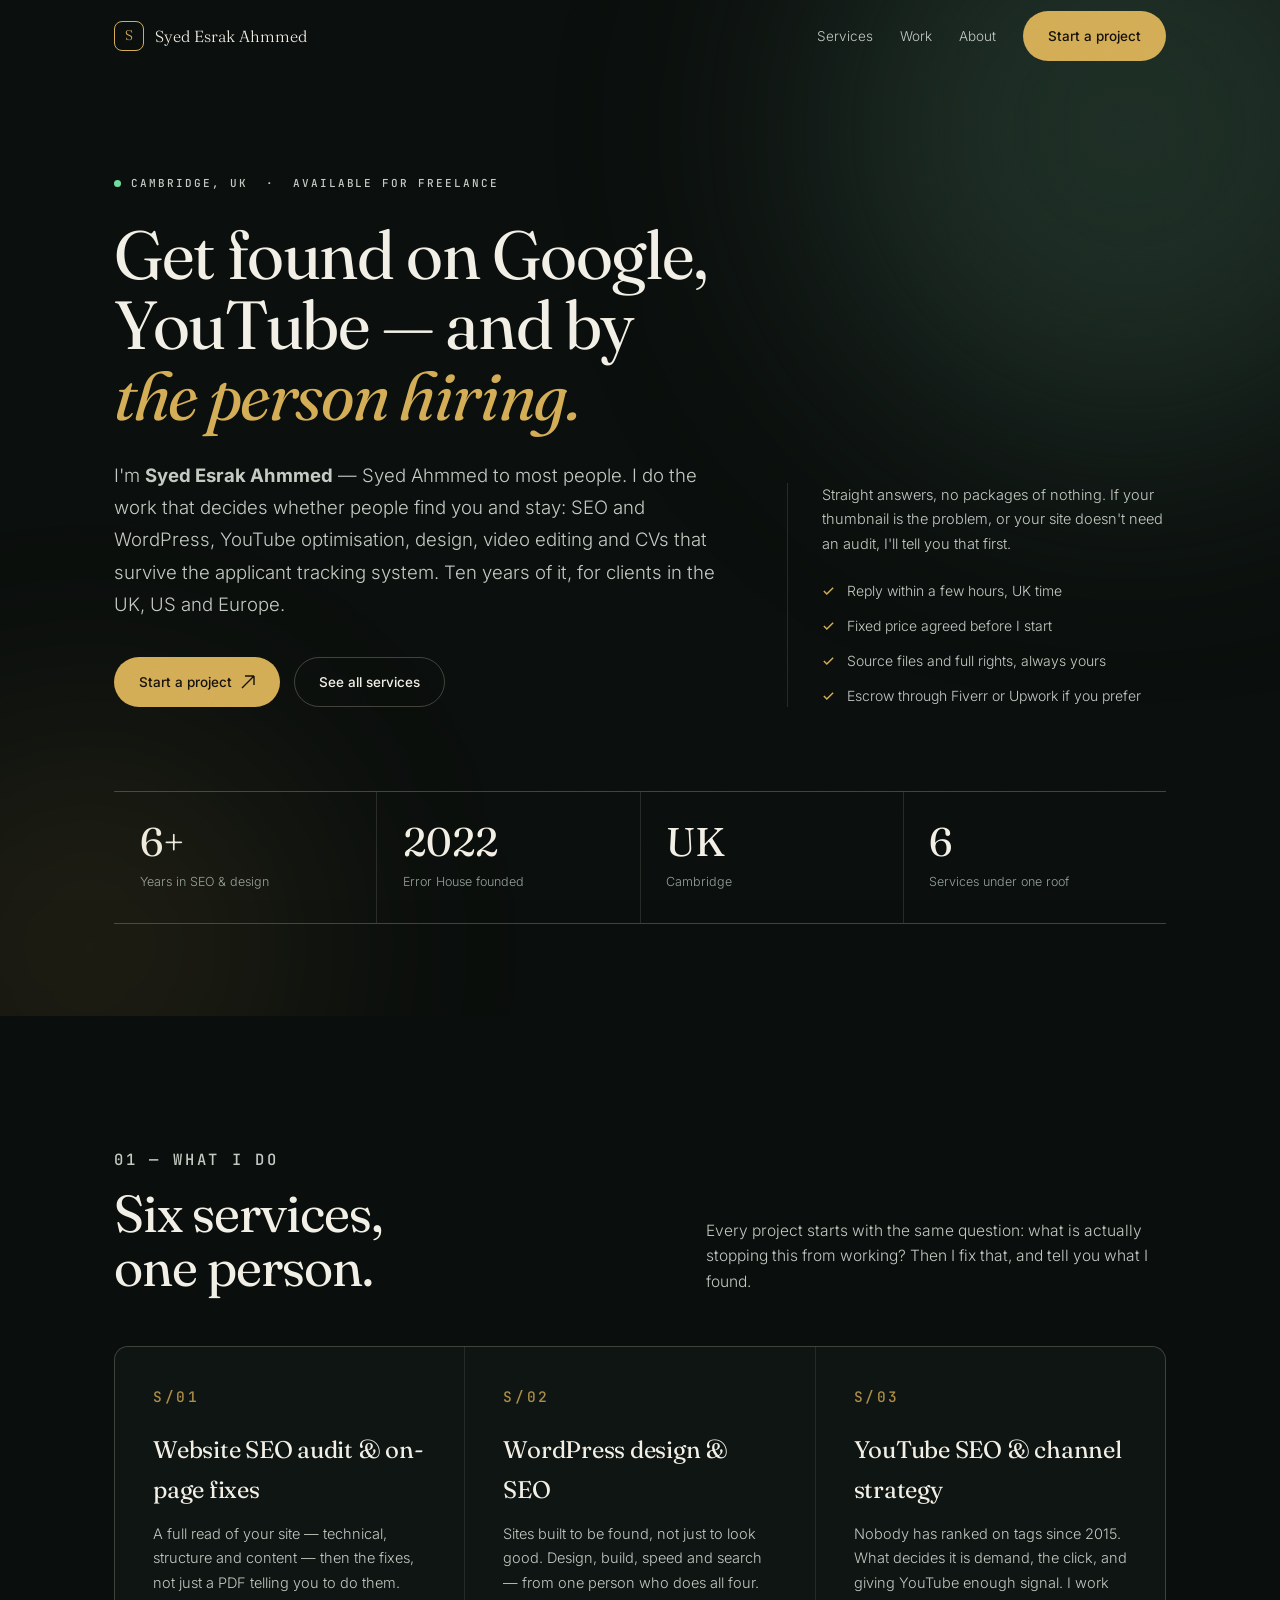
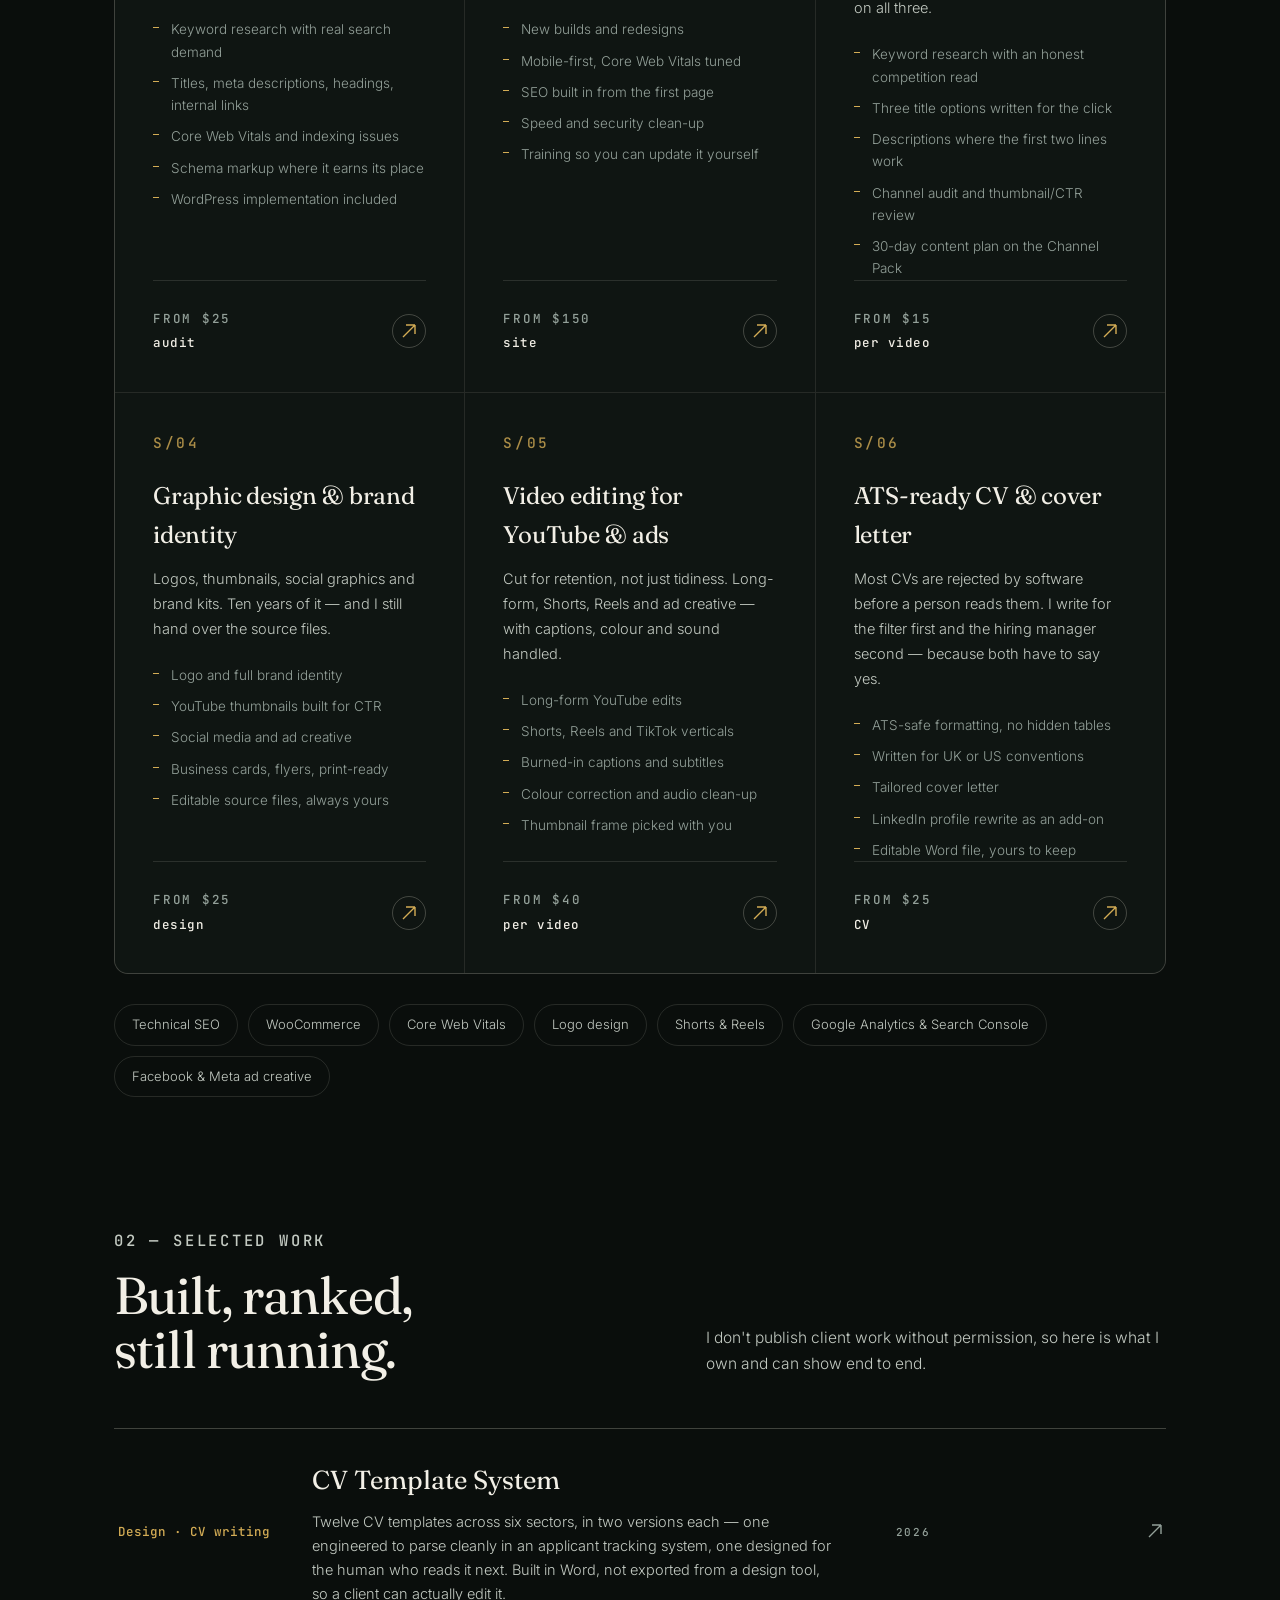
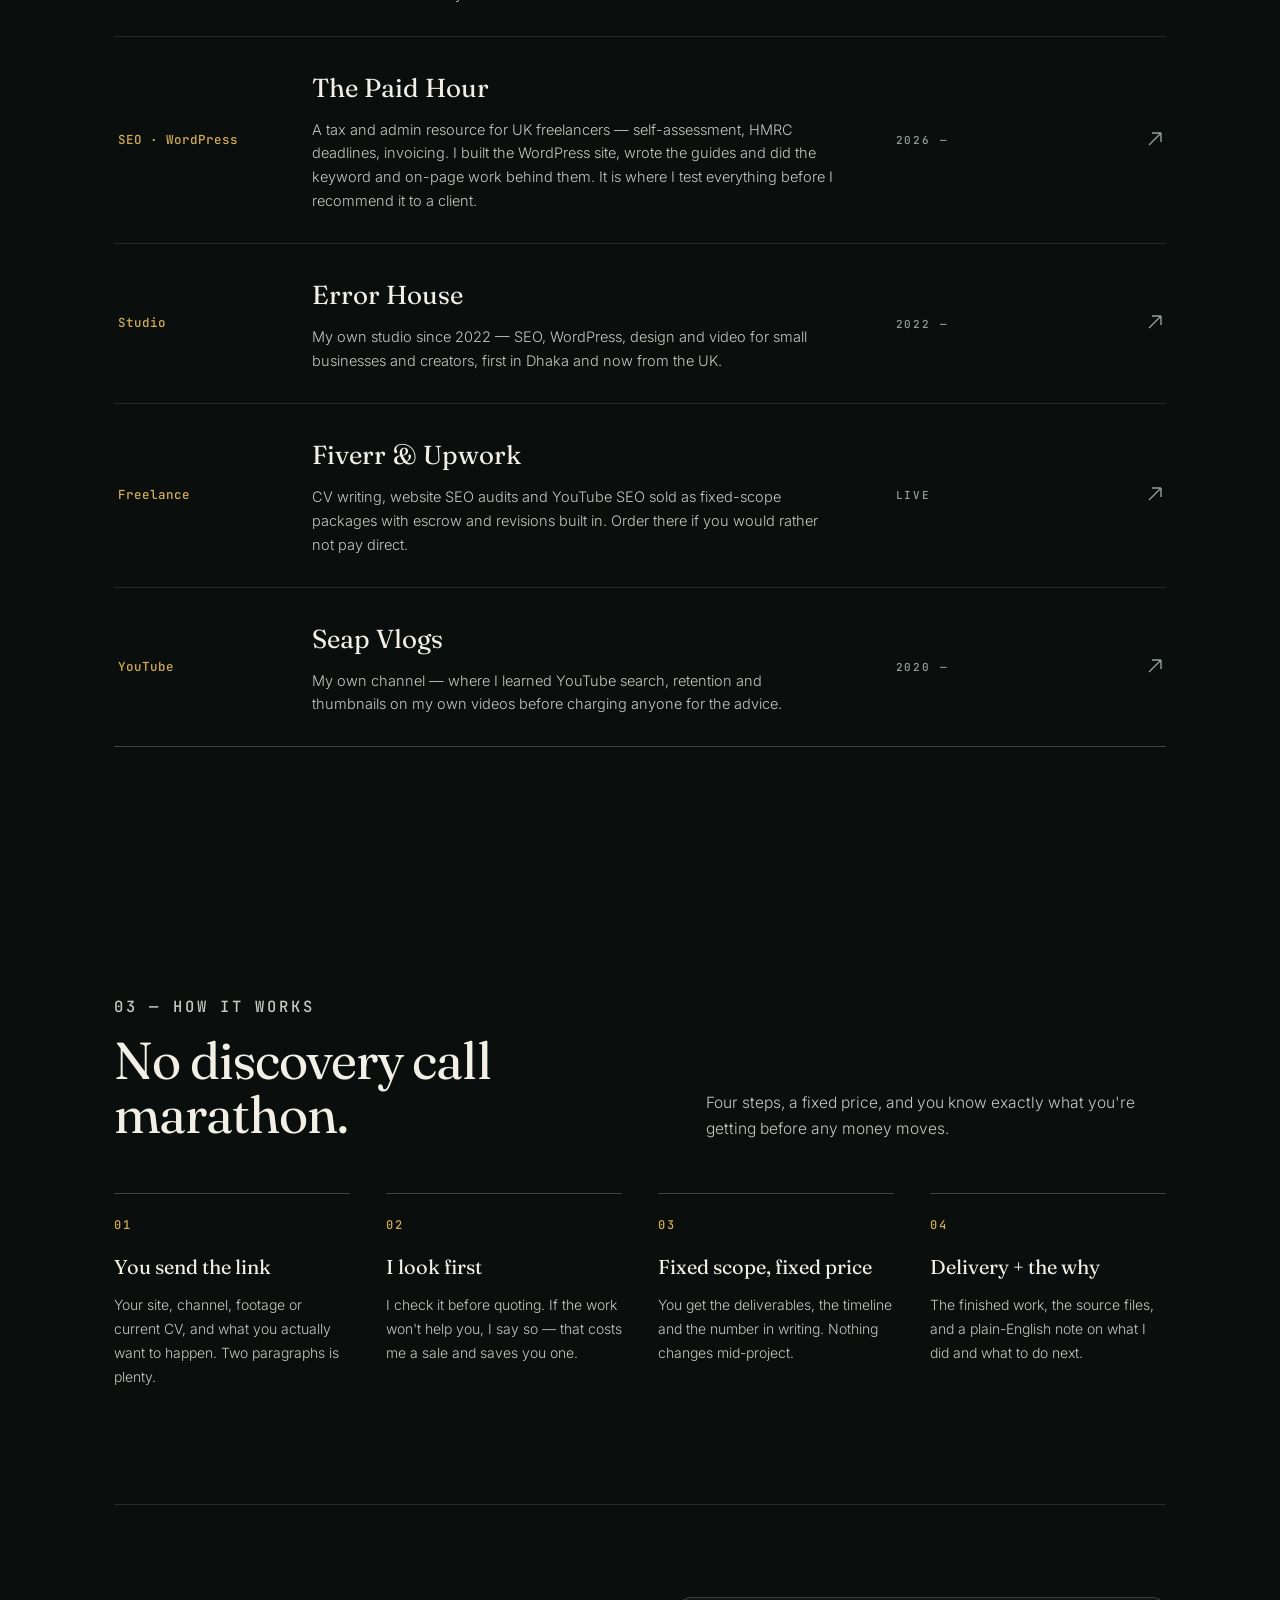
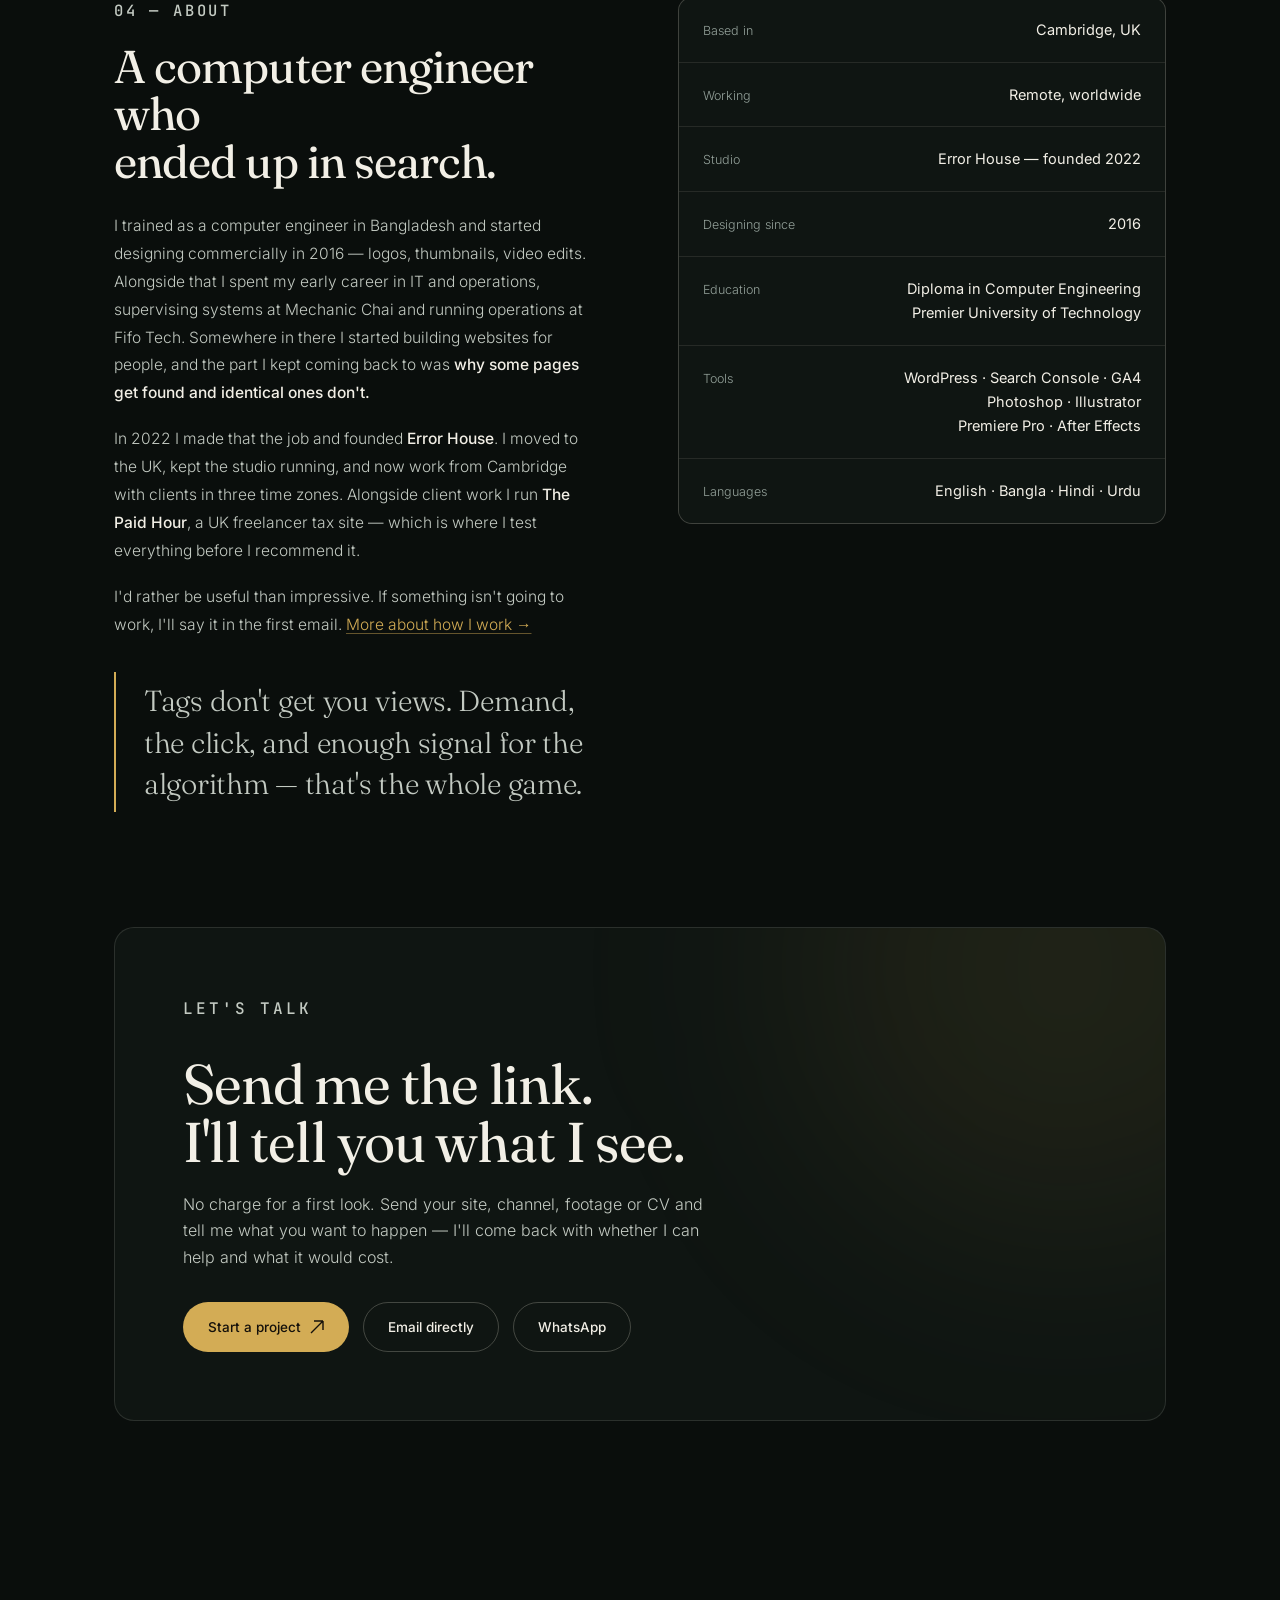
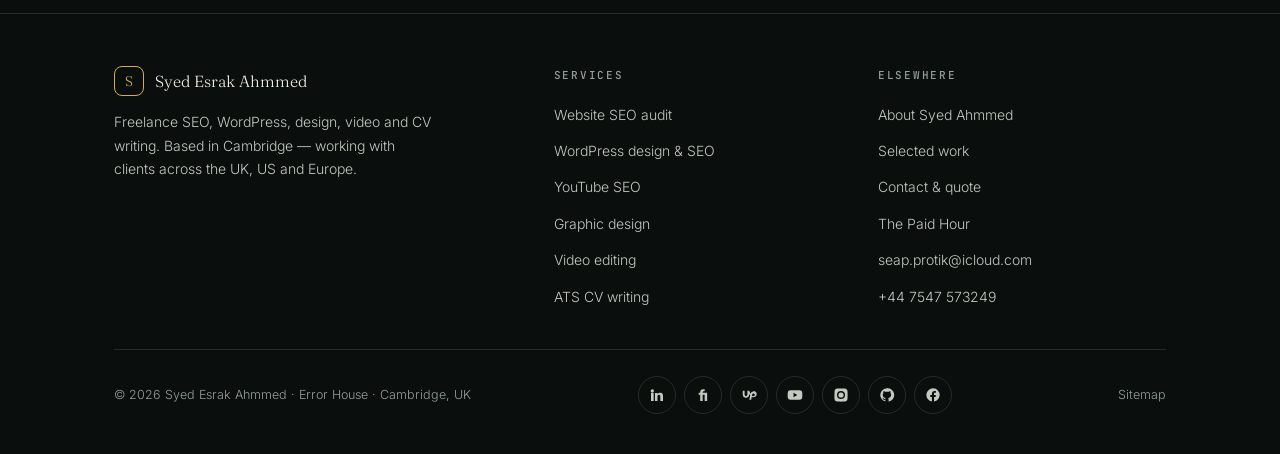
<file: index.html>
<!DOCTYPE html>
<html lang="en-GB" class="no-js">
<head>
<script>document.documentElement.classList.remove('no-js')</script>
<meta charset="utf-8">
<meta name="viewport" content="width=device-width, initial-scale=1">
<title>Syed Esrak Ahmmed | Freelance SEO, WordPress &amp; Design, Cambridge UK</title>
<meta name="description" content="Syed Esrak Ahmmed is a freelance SEO specialist, WordPress developer and designer in Cambridge, UK. SEO audits, WordPress builds, YouTube SEO, graphic design, video editing and ATS CV writing.">
<link rel="canonical" href="https://syed-esrak-ahmmed.github.io/">
<meta name="author" content="Syed Esrak Ahmmed">
<meta name="theme-color" content="#0A0E0C">
<meta property="og:type" content="website">
<meta property="og:site_name" content="Syed Esrak Ahmmed">
<meta property="og:locale" content="en_GB">
<meta property="og:title" content="Syed Esrak Ahmmed | Freelance SEO, WordPress &amp; Design, Cambridge UK">
<meta property="og:description" content="Syed Esrak Ahmmed is a freelance SEO specialist, WordPress developer and designer in Cambridge, UK. SEO audits, WordPress builds, YouTube SEO, graphic design, video editing and ATS CV writing.">
<meta property="og:url" content="https://syed-esrak-ahmmed.github.io/">
<meta property="og:image" content="https://syed-esrak-ahmmed.github.io/og.png">
<meta property="og:image:width" content="1200">
<meta property="og:image:height" content="630">
<meta property="og:image:alt" content="Syed Esrak Ahmmed — SEO and CV writing, Cambridge UK">
<meta name="twitter:card" content="summary_large_image">
<meta name="twitter:title" content="Syed Esrak Ahmmed | Freelance SEO, WordPress &amp; Design, Cambridge UK">
<meta name="twitter:description" content="Syed Esrak Ahmmed is a freelance SEO specialist, WordPress developer and designer in Cambridge, UK. SEO audits, WordPress builds, YouTube SEO, graphic design, video editing and ATS CV writing.">
<meta name="twitter:image" content="https://syed-esrak-ahmmed.github.io/og.png">
<link rel="preload" href="/fonts/fraunces.woff2" as="font" type="font/woff2" crossorigin>
<link rel="preload" href="/fonts/inter.woff2" as="font" type="font/woff2" crossorigin>
<link rel="stylesheet" href="/style.css">
<link rel="icon" href="/favicon.svg" type="image/svg+xml">
<link rel="apple-touch-icon" href="/icon-180.png">
<link rel="manifest" href="/site.webmanifest">
<script type="application/ld+json">{"@context":"https://schema.org","@graph":[{"@type":"WebSite","@id":"https://syed-esrak-ahmmed.github.io/#website","url":"https://syed-esrak-ahmmed.github.io/","name":"Syed Esrak Ahmmed — SEO, WordPress, Design & Video","inLanguage":"en-GB","publisher":{"@id":"https://syed-esrak-ahmmed.github.io/#person"}},{"@type":"Person","@id":"https://syed-esrak-ahmmed.github.io/#person","name":"Syed Esrak Ahmmed","alternateName":["Syed Ahmmed","Syed Ahmed","Syed Esrak","Syed Esrak Ahmed","Esrak Ahmmed","Syed Esrak A.","Seap","Esrak Official"],"givenName":"Syed","additionalName":"Esrak","familyName":"Ahmmed","description":"Syed Esrak Ahmmed — also written Syed Ahmmed — is a freelance SEO specialist, WordPress developer and graphic designer based in Cambridge, United Kingdom, and the founder of the studio Error House.","url":"https://syed-esrak-ahmmed.github.io/","mainEntityOfPage":{"@id":"https://syed-esrak-ahmmed.github.io/about/#profilepage"},"email":"mailto:seap.protik@icloud.com","telephone":"+44 7547 573249","image":{"@type":"ImageObject","@id":"https://syed-esrak-ahmmed.github.io/#logo","url":"https://syed-esrak-ahmmed.github.io/og.png","width":1200,"height":630,"caption":"Syed Esrak Ahmmed"},"jobTitle":["SEO Specialist","WordPress Developer","Web Designer","Graphic Designer"],"hasOccupation":{"@type":"Occupation","name":"Search Engine Optimisation Specialist","occupationLocation":{"@type":"City","name":"Cambridge"}},"alumniOf":{"@type":"CollegeOrUniversity","name":"Premier University of Technology"},"knowsLanguage":["en","bn","hi","ur"],"knowsAbout":["Search engine optimisation","Technical SEO","Keyword research","WordPress development","WooCommerce","YouTube SEO","Web design","Graphic design","Video editing","ATS resume writing"],"worksFor":{"@id":"https://syed-esrak-ahmmed.github.io/#business"},"homeLocation":{"@type":"Place","name":"Cambridge, United Kingdom"},"address":{"@type":"PostalAddress","addressLocality":"Cambridge","addressRegion":"Cambridgeshire","addressCountry":"GB"},"sameAs":["https://www.linkedin.com/in/syed-esrak-ahmmed-4987351a3/","https://github.com/Syed-Esrak-Ahmmed","https://www.fiverr.com/seap18","https://www.upwork.com/freelancers/~01e2ff8b6c2173f4e5","https://www.freelancer.com/u/seapprotik18","https://www.instagram.com/syed_esrak_ahmmed/","https://www.facebook.com/official.seap","https://www.youtube.com/@seapvlogs","https://linktr.ee/esrak_official","https://thepaidhour.com"]},{"@type":"ProfessionalService","@id":"https://syed-esrak-ahmmed.github.io/#business","name":"Error House — SEO, WordPress, Design & Video by Syed Esrak Ahmmed","url":"https://syed-esrak-ahmmed.github.io/","image":"https://syed-esrak-ahmmed.github.io/og.png","priceRange":"$$","email":"mailto:seap.protik@icloud.com","telephone":"+44 7547 573249","founder":{"@id":"https://syed-esrak-ahmmed.github.io/#person"},"foundingDate":"2022-11","address":{"@type":"PostalAddress","addressLocality":"Cambridge","addressRegion":"Cambridgeshire","addressCountry":"GB"},"areaServed":[{"@type":"Country","name":"United Kingdom"},{"@type":"Country","name":"United States"},{"@type":"Place","name":"Worldwide — remote"}],"knowsAbout":["Search engine optimisation","On-page SEO","Technical SEO audit","Keyword research","YouTube SEO","ATS resume writing","WordPress","WordPress SEO","Graphic design","Logo design","Video editing","Thumbnail design"],"hasOfferCatalog":{"@type":"OfferCatalog","name":"Services","itemListElement":[{"@type":"Offer","itemOffered":{"@type":"Service","name":"Website SEO audit and on-page fixes"}},{"@type":"Offer","itemOffered":{"@type":"Service","name":"YouTube SEO and channel optimisation"}},{"@type":"Offer","itemOffered":{"@type":"Service","name":"ATS CV and cover letter writing"}},{"@type":"Offer","itemOffered":{"@type":"Service","name":"WordPress website design and SEO"}},{"@type":"Offer","itemOffered":{"@type":"Service","name":"Graphic design and brand identity"}},{"@type":"Offer","itemOffered":{"@type":"Service","name":"Video editing for YouTube and ads"}}]}},{"@type":"WebPage","@id":"https://syed-esrak-ahmmed.github.io/#webpage","url":"https://syed-esrak-ahmmed.github.io/","name":"Syed Esrak Ahmmed — Freelance SEO, WordPress & Design, Cambridge UK","isPartOf":{"@id":"https://syed-esrak-ahmmed.github.io/#website"},"about":{"@id":"https://syed-esrak-ahmmed.github.io/#person"},"inLanguage":"en-GB"}]}</script>
</head>
<body>
<a class="skip" href="#main">Skip to content</a>
<header id="hdr">
<div class="wrap nav">
<a class="brand" href="/" aria-label="Syed Esrak Ahmmed — home"><span class="mark" aria-hidden="true">S</span> Syed Esrak Ahmmed</a>
<nav class="links" id="menu" aria-label="Main"><a href="/services/">Services</a><a href="/work/">Work</a><a href="/about/">About</a><a class="btn btn-gold" href="/contact/">Start a project</a></nav>
<button class="burger" id="burger" aria-label="Open menu" aria-expanded="false" aria-controls="menu"><span></span><span></span><span></span></button>
</div></header>
<main id="main">
<section class="hero">
<div class="glow g1"></div><div class="glow g2"></div>
<div class="wrap"><div class="hero-grid">
<div>
<p class="eyebrow mono rv"><span class="dot" aria-hidden="true"></span> Cambridge, UK &nbsp;·&nbsp; Available for freelance</p>
<h1 class="display rv">Get found on Google,<br>YouTube — and by<br><em>the person hiring.</em></h1>
<p class="lede rv">I'm <strong>Syed Esrak Ahmmed</strong> &mdash; Syed Ahmmed to most people. I do the work that decides whether people find you and stay: SEO and WordPress, YouTube optimisation, design, video editing and CVs that survive the applicant tracking system. Ten years of it, for clients in the UK, US and Europe.</p>
<div class="hero-cta rv">
<a class="btn btn-gold" href="/contact/">Start a project <svg width="14" height="14" viewBox="0 0 14 14" fill="none" aria-hidden="true"><path d="M1 13L13 1M13 1H4M13 1v9" stroke="currentColor" stroke-width="1.4"/></svg></a>
<a class="btn btn-ghost" href="/services/">See all services</a>
</div></div>
<aside class="hero-side rv">
<p>Straight answers, no packages of nothing. If your thumbnail is the problem, or your site doesn't need an audit, I'll tell you that first.</p>
<ul class="side-list">
<li><svg width="13" height="13" viewBox="0 0 14 14" fill="none" aria-hidden="true"><path d="M2 7.5l3.2 3.2L12 4" stroke="#D3AC55" stroke-width="1.6"/></svg> Reply within a few hours, UK time</li>
<li><svg width="13" height="13" viewBox="0 0 14 14" fill="none" aria-hidden="true"><path d="M2 7.5l3.2 3.2L12 4" stroke="#D3AC55" stroke-width="1.6"/></svg> Fixed price agreed before I start</li>
<li><svg width="13" height="13" viewBox="0 0 14 14" fill="none" aria-hidden="true"><path d="M2 7.5l3.2 3.2L12 4" stroke="#D3AC55" stroke-width="1.6"/></svg> Source files and full rights, always yours</li>
<li><svg width="13" height="13" viewBox="0 0 14 14" fill="none" aria-hidden="true"><path d="M2 7.5l3.2 3.2L12 4" stroke="#D3AC55" stroke-width="1.6"/></svg> Escrow through Fiverr or Upwork if you prefer</li>
</ul></aside></div>
<div class="stats rv"><div class='stat'><b>6+</b><span>Years in SEO &amp; design</span></div><div class='stat'><b>2022</b><span>Error House founded</span></div><div class='stat'><b>UK</b><span>Cambridge</span></div><div class='stat'><b>6</b><span>Services under one roof</span></div></div>
</div></section>

<section class="sec" id="services"><div class="wrap">
<div class="sec-head rv"><div><p class="mono gold">01 — What I do</p>
<h2 class="display">Six services,<br>one person.</h2></div>
<p>Every project starts with the same question: what is actually stopping this from working? Then I fix that, and tell you what I found.</p></div>
<div class="svc"><article class="card rv">
<p class="num mono">S/01</p>
<h3><a href="/seo-audit/">Website SEO audit &amp; on-page fixes</a></h3>
<p>A full read of your site — technical, structure and content — then the fixes, not just a PDF telling you to do them.</p>
<ul><li>Keyword research with real search demand</li><li>Titles, meta descriptions, headings, internal links</li><li>Core Web Vitals and indexing issues</li><li>Schema markup where it earns its place</li><li>WordPress implementation included</li></ul>
<div class="foot"><span class="price"><small>From $25</small>audit</span>
<span class="arrow" aria-hidden="true"><svg width="14" height="14" viewBox="0 0 14 14" fill="none" aria-hidden="true"><path d="M1 13L13 1M13 1H4M13 1v9" stroke="currentColor" stroke-width="1.4"/></svg></span></div></article><article class="card rv">
<p class="num mono">S/02</p>
<h3><a href="/wordpress-seo/">WordPress design &amp; SEO</a></h3>
<p>Sites built to be found, not just to look good. Design, build, speed and search — from one person who does all four.</p>
<ul><li>New builds and redesigns</li><li>Mobile-first, Core Web Vitals tuned</li><li>SEO built in from the first page</li><li>Speed and security clean-up</li><li>Training so you can update it yourself</li></ul>
<div class="foot"><span class="price"><small>From $150</small>site</span>
<span class="arrow" aria-hidden="true"><svg width="14" height="14" viewBox="0 0 14 14" fill="none" aria-hidden="true"><path d="M1 13L13 1M13 1H4M13 1v9" stroke="currentColor" stroke-width="1.4"/></svg></span></div></article><article class="card rv">
<p class="num mono">S/03</p>
<h3><a href="/youtube-seo/">YouTube SEO &amp; channel strategy</a></h3>
<p>Nobody has ranked on tags since 2015. What decides it is demand, the click, and giving YouTube enough signal. I work on all three.</p>
<ul><li>Keyword research with an honest competition read</li><li>Three title options written for the click</li><li>Descriptions where the first two lines work</li><li>Channel audit and thumbnail/CTR review</li><li>30-day content plan on the Channel Pack</li></ul>
<div class="foot"><span class="price"><small>From $15</small>per video</span>
<span class="arrow" aria-hidden="true"><svg width="14" height="14" viewBox="0 0 14 14" fill="none" aria-hidden="true"><path d="M1 13L13 1M13 1H4M13 1v9" stroke="currentColor" stroke-width="1.4"/></svg></span></div></article><article class="card rv">
<p class="num mono">S/04</p>
<h3><a href="/graphic-design/">Graphic design &amp; brand identity</a></h3>
<p>Logos, thumbnails, social graphics and brand kits. Ten years of it — and I still hand over the source files.</p>
<ul><li>Logo and full brand identity</li><li>YouTube thumbnails built for CTR</li><li>Social media and ad creative</li><li>Business cards, flyers, print-ready</li><li>Editable source files, always yours</li></ul>
<div class="foot"><span class="price"><small>From $25</small>design</span>
<span class="arrow" aria-hidden="true"><svg width="14" height="14" viewBox="0 0 14 14" fill="none" aria-hidden="true"><path d="M1 13L13 1M13 1H4M13 1v9" stroke="currentColor" stroke-width="1.4"/></svg></span></div></article><article class="card rv">
<p class="num mono">S/05</p>
<h3><a href="/video-editing/">Video editing for YouTube &amp; ads</a></h3>
<p>Cut for retention, not just tidiness. Long-form, Shorts, Reels and ad creative — with captions, colour and sound handled.</p>
<ul><li>Long-form YouTube edits</li><li>Shorts, Reels and TikTok verticals</li><li>Burned-in captions and subtitles</li><li>Colour correction and audio clean-up</li><li>Thumbnail frame picked with you</li></ul>
<div class="foot"><span class="price"><small>From $40</small>per video</span>
<span class="arrow" aria-hidden="true"><svg width="14" height="14" viewBox="0 0 14 14" fill="none" aria-hidden="true"><path d="M1 13L13 1M13 1H4M13 1v9" stroke="currentColor" stroke-width="1.4"/></svg></span></div></article><article class="card rv">
<p class="num mono">S/06</p>
<h3><a href="/cv-writing/">ATS-ready CV &amp; cover letter</a></h3>
<p>Most CVs are rejected by software before a person reads them. I write for the filter first and the hiring manager second — because both have to say yes.</p>
<ul><li>ATS-safe formatting, no hidden tables</li><li>Written for UK or US conventions</li><li>Tailored cover letter</li><li>LinkedIn profile rewrite as an add-on</li><li>Editable Word file, yours to keep</li></ul>
<div class="foot"><span class="price"><small>From $25</small>CV</span>
<span class="arrow" aria-hidden="true"><svg width="14" height="14" viewBox="0 0 14 14" fill="none" aria-hidden="true"><path d="M1 13L13 1M13 1H4M13 1v9" stroke="currentColor" stroke-width="1.4"/></svg></span></div></article></div>
<div class="also rv">
<a class="chip" href="/seo-audit/">Technical SEO</a>
<a class="chip" href="/wordpress-seo/">WooCommerce</a>
<a class="chip" href="/wordpress-seo/">Core Web Vitals</a>
<a class="chip" href="/graphic-design/">Logo design</a>
<a class="chip" href="/video-editing/">Shorts &amp; Reels</a>
<a class="chip" href="/seo-audit/">Google Analytics &amp; Search Console</a>
<a class="chip" href="/graphic-design/">Facebook &amp; Meta ad creative</a>
</div></div></section>

<section class="sec tight" id="work"><div class="wrap">
<div class="sec-head rv"><div><p class="mono gold">02 — Selected work</p>
<h2 class="display">Built, ranked,<br>still running.</h2></div>
<p>I don't publish client work without permission, so here is what I own and can show end to end.</p></div>
<div class="work"><a class="item rv" href="/work/cv-template-system/"><span class="tag">Design &middot; CV writing</span><div><h3>CV Template System</h3><p>Twelve CV templates across six sectors, in two versions each &mdash; one engineered to parse cleanly in an applicant tracking system, one designed for the human who reads it next. Built in Word, not exported from a design tool, so a client can actually edit it.</p></div><span class="yr mono">2026</span><span class="go" aria-hidden="true"><svg width="14" height="14" viewBox="0 0 14 14" fill="none" aria-hidden="true"><path d="M1 13L13 1M13 1H4M13 1v9" stroke="currentColor" stroke-width="1.4"/></svg></span></a><a class="item rv" href="https://thepaidhour.com" target="_blank" rel="noopener"><span class="tag">SEO · WordPress</span><div><h3>The Paid Hour</h3><p>A tax and admin resource for UK freelancers — self-assessment, HMRC deadlines, invoicing. I built the WordPress site, wrote the guides and did the keyword and on-page work behind them. It is where I test everything before I recommend it to a client.</p></div><span class="yr mono">2026 —</span><span class="go" aria-hidden="true"><svg width="14" height="14" viewBox="0 0 14 14" fill="none" aria-hidden="true"><path d="M1 13L13 1M13 1H4M13 1v9" stroke="currentColor" stroke-width="1.4"/></svg></span></a><a class="item rv" href="https://www.linkedin.com/in/syed-esrak-ahmmed-4987351a3/" target="_blank" rel="noopener"><span class="tag">Studio</span><div><h3>Error House</h3><p>My own studio since 2022 — SEO, WordPress, design and video for small businesses and creators, first in Dhaka and now from the UK.</p></div><span class="yr mono">2022 —</span><span class="go" aria-hidden="true"><svg width="14" height="14" viewBox="0 0 14 14" fill="none" aria-hidden="true"><path d="M1 13L13 1M13 1H4M13 1v9" stroke="currentColor" stroke-width="1.4"/></svg></span></a><a class="item rv" href="https://www.fiverr.com/seap18" target="_blank" rel="noopener"><span class="tag">Freelance</span><div><h3>Fiverr &amp; Upwork</h3><p>CV writing, website SEO audits and YouTube SEO sold as fixed-scope packages with escrow and revisions built in. Order there if you would rather not pay direct.</p></div><span class="yr mono">Live</span><span class="go" aria-hidden="true"><svg width="14" height="14" viewBox="0 0 14 14" fill="none" aria-hidden="true"><path d="M1 13L13 1M13 1H4M13 1v9" stroke="currentColor" stroke-width="1.4"/></svg></span></a><a class="item rv" href="https://www.youtube.com/@seapvlogs" target="_blank" rel="noopener"><span class="tag">YouTube</span><div><h3>Seap Vlogs</h3><p>My own channel — where I learned YouTube search, retention and thumbnails on my own videos before charging anyone for the advice.</p></div><span class="yr mono">2020 —</span><span class="go" aria-hidden="true"><svg width="14" height="14" viewBox="0 0 14 14" fill="none" aria-hidden="true"><path d="M1 13L13 1M13 1H4M13 1v9" stroke="currentColor" stroke-width="1.4"/></svg></span></a></div>
</div></section>

<section class="sec" id="process"><div class="wrap">
<div class="sec-head rv"><div><p class="mono gold">03 — How it works</p>
<h2 class="display">No discovery call<br>marathon.</h2></div>
<p>Four steps, a fixed price, and you know exactly what you're getting before any money moves.</p></div>
<div class="proc">
<div class="step rv"><b>01</b><h3>You send the link</h3><p>Your site, channel, footage or current CV, and what you actually want to happen. Two paragraphs is plenty.</p></div>
<div class="step rv"><b>02</b><h3>I look first</h3><p>I check it before quoting. If the work won't help you, I say so — that costs me a sale and saves you one.</p></div>
<div class="step rv"><b>03</b><h3>Fixed scope, fixed price</h3><p>You get the deliverables, the timeline and the number in writing. Nothing changes mid-project.</p></div>
<div class="step rv"><b>04</b><h3>Delivery + the why</h3><p>The finished work, the source files, and a plain-English note on what I did and what to do next.</p></div>
</div></div></section>

<section class="sec tight"><div class="wrap">
<div class="rule" style="margin-bottom:clamp(52px,8vw,92px)"></div>
<div class="about"><div class="rv prose">
<p class="mono gold">04 — About</p>
<h2 class="display">A computer engineer who<br>ended up in search.</h2>
<p>I trained as a computer engineer in Bangladesh and started designing commercially in 2016 — logos, thumbnails, video edits. Alongside that I spent my early career in IT and operations, supervising systems at Mechanic Chai and running operations at Fifo Tech. Somewhere in there I started building websites for people, and the part I kept coming back to was <strong>why some pages get found and identical ones don't.</strong></p>
<p>In 2022 I made that the job and founded <strong>Error House</strong>. I moved to the UK, kept the studio running, and now work from Cambridge with clients in three time zones. Alongside client work I run <strong>The Paid Hour</strong>, a UK freelancer tax site — which is where I test everything before I recommend it.</p>
<p>I'd rather be useful than impressive. If something isn't going to work, I'll say it in the first email. <a href="/about/">More about how I work →</a></p>
<blockquote class="quote"><p>Tags don't get you views. Demand, the click, and enough signal for the algorithm — that's the whole game.</p></blockquote>
</div>
<div class="rv"><div class="facts">
<div class="fact"><span>Based in</span><b>Cambridge, UK</b></div>
<div class="fact"><span>Working</span><b>Remote, worldwide</b></div>
<div class="fact"><span>Studio</span><b>Error House — founded 2022</b></div>
<div class="fact"><span>Designing since</span><b>2016</b></div>
<div class="fact"><span>Education</span><b>Diploma in Computer Engineering<br>Premier University of Technology</b></div>
<div class="fact"><span>Tools</span><b>WordPress · Search Console · GA4<br>Photoshop · Illustrator<br>Premiere Pro · After Effects</b></div>
<div class="fact"><span>Languages</span><b>English · Bangla · Hindi · Urdu</b></div>
</div></div></div></div></section>

<section class="sec tight"><div class="wrap">
<div class="cta rv"><div class="glow"></div>
<p class="mono gold" style="position:relative">Let's talk</p>
<h2 class="display">Send me the link.<br>I'll tell you what I see.</h2>
<p>No charge for a first look. Send your site, channel, footage or CV and tell me what you want to happen — I'll come back with whether I can help and what it would cost.</p>
<div class="cta-row">
<a class="btn btn-gold" href="/contact/">Start a project <svg width="14" height="14" viewBox="0 0 14 14" fill="none" aria-hidden="true"><path d="M1 13L13 1M13 1H4M13 1v9" stroke="currentColor" stroke-width="1.4"/></svg></a>
<a class="btn btn-ghost" href="mailto:seap.protik@icloud.com">Email directly</a>
<a class="btn btn-ghost" href="https://wa.me/447547573249" target="_blank" rel="noopener">WhatsApp</a>
</div></div></div></section>
</main>
<footer>
<div class="wrap">
<div class="fgrid">
  <div>
    <div class="brand" style="margin-bottom:14px"><span class="mark" aria-hidden="true">S</span> Syed Esrak Ahmmed</div>
    <p>Freelance SEO, WordPress, design, video and CV writing. Based in Cambridge — working with clients across the UK, US and Europe.</p>
  </div>
  <div>
    <h2>Services</h2>
    <ul>
      <li><a href="/seo-audit/">Website SEO audit</a></li>
      <li><a href="/wordpress-seo/">WordPress design &amp; SEO</a></li>
      <li><a href="/youtube-seo/">YouTube SEO</a></li>
      <li><a href="/graphic-design/">Graphic design</a></li>
      <li><a href="/video-editing/">Video editing</a></li>
      <li><a href="/cv-writing/">ATS CV writing</a></li>
    </ul>
  </div>
  <div>
    <h2>Elsewhere</h2>
    <ul>
      <li><a href="/about/">About Syed Ahmmed</a></li>
      <li><a href="/work/">Selected work</a></li>
      <li><a href="/contact/">Contact &amp; quote</a></li>
      <li><a href="https://thepaidhour.com" target="_blank" rel="noopener">The Paid Hour</a></li>
      <li><a href="mailto:seap.protik@icloud.com">seap.protik@icloud.com</a></li>
      <li><a href="tel:+447547573249">+44 7547 573249</a></li>
    </ul>
  </div>
</div>
<div class="foot">
  <small>© <span id="yr">2026</span> Syed Esrak Ahmmed · Error House · Cambridge, UK</small>
  <div class="social"><a href="https://www.linkedin.com/in/syed-esrak-ahmmed-4987351a3/" target="_blank" rel="noopener me" aria-label="LinkedIn"><svg width="16" height="16" viewBox="0 0 24 24" fill="currentColor" aria-hidden="true"><path d="M4.98 3.5a2.5 2.5 0 11-.02 5 2.5 2.5 0 01.02-5zM3 9h4v12H3zM9 9h3.8v1.7h.05c.53-1 1.83-2.05 3.77-2.05C20.5 8.65 21 11 21 14.2V21h-4v-6c0-1.43-.03-3.27-2-3.27-2 0-2.3 1.56-2.3 3.17V21H9z"/></svg></a><a href="https://www.fiverr.com/seap18" target="_blank" rel="noopener me" aria-label="Fiverr"><svg width="16" height="16" viewBox="0 0 24 24" fill="currentColor" aria-hidden="true"><path d="M14.5 8.5h-3V7.8c0-.9.6-1.3 1.5-1.3h1.5V3.5h-2.2c-2.9 0-4.5 1.6-4.5 4.3v.7H5.5v3h2.3V21h3.7v-9.5h3V21h3.7V8.5z"/></svg></a><a href="https://www.upwork.com/freelancers/~01e2ff8b6c2173f4e5" target="_blank" rel="noopener me" aria-label="Upwork"><svg width="16" height="16" viewBox="0 0 24 24" fill="currentColor" aria-hidden="true"><path d="M18.6 6.9c-2 0-3.5 1.3-4.1 3.4-1-1.5-1.7-3.2-2.1-4.5H9.6v5.4c0 1.3-.9 2.3-2.1 2.3s-2.1-1-2.1-2.3V5.8H2.6v5.4c0 2.9 2.1 5 4.9 5 2.7 0 4.8-2.1 4.8-5v-.9c.4.8.9 1.7 1.5 2.5l-1.3 6.4h2.8l.9-4.5c.8.5 1.7.8 2.7.8 2.6 0 4.7-2.2 4.7-4.9 0-2.6-2.1-4.7-4.7-4.7zm0 6.9c-.8 0-1.6-.3-2.2-.9l.2-.9c.2-1.3 1-2.3 2-2.3 1.2 0 2.1 1 2.1 2.1s-.9 2-2.1 2z"/></svg></a><a href="https://www.youtube.com/@seapvlogs" target="_blank" rel="noopener me" aria-label="YouTube"><svg width="16" height="16" viewBox="0 0 24 24" fill="currentColor" aria-hidden="true"><path d="M23 12s0-3.4-.4-5c-.3-.9-1-1.6-1.9-1.9C19 4.7 12 4.7 12 4.7s-7 0-8.7.4c-.9.3-1.6 1-1.9 1.9C1 8.6 1 12 1 12s0 3.4.4 5c.3.9 1 1.6 1.9 1.9 1.7.4 8.7.4 8.7.4s7 0 8.7-.4c.9-.3 1.6-1 1.9-1.9.4-1.6.4-5 .4-5zM9.8 15.3V8.7l5.7 3.3z"/></svg></a><a href="https://www.instagram.com/syed_esrak_ahmmed/" target="_blank" rel="noopener me" aria-label="Instagram"><svg width="16" height="16" viewBox="0 0 24 24" fill="currentColor" aria-hidden="true"><path d="M12 2.2c3.2 0 3.6 0 4.9.07 1.2.05 1.8.25 2.2.42.6.22 1 .48 1.4.9.42.42.68.82.9 1.4.17.42.37 1.03.42 2.2.07 1.3.07 1.7.07 4.9s0 3.6-.07 4.9c-.05 1.2-.25 1.8-.42 2.2a3.9 3.9 0 01-.9 1.4c-.42.42-.82.68-1.4.9-.42.17-1.03.37-2.2.42-1.3.07-1.7.07-4.9.07s-3.6 0-4.9-.07c-1.2-.05-1.8-.25-2.2-.42a3.9 3.9 0 01-1.4-.9 3.9 3.9 0 01-.9-1.4c-.17-.42-.37-1.03-.42-2.2C2.2 15.6 2.2 15.2 2.2 12s0-3.6.07-4.9c.05-1.2.25-1.8.42-2.2.22-.6.48-1 .9-1.4.42-.42.82-.68 1.4-.9.42-.17 1.03-.37 2.2-.42C8.4 2.2 8.8 2.2 12 2.2zm0 3.8a6 6 0 100 12 6 6 0 000-12zm0 9.9a3.9 3.9 0 110-7.8 3.9 3.9 0 010 7.8zm7.6-10.1a1.4 1.4 0 11-2.8 0 1.4 1.4 0 012.8 0z"/></svg></a><a href="https://github.com/Syed-Esrak-Ahmmed" target="_blank" rel="noopener me" aria-label="GitHub"><svg width="16" height="16" viewBox="0 0 24 24" fill="currentColor" aria-hidden="true"><path d="M12 2a10 10 0 00-3.2 19.5c.5.1.7-.2.7-.5v-1.7C6.7 19.8 6.1 18 6.1 18c-.4-1.1-1-1.4-1-1.4-.9-.6.1-.6.1-.6 1 .1 1.5 1 1.5 1 .9 1.5 2.3 1.1 2.8.8.1-.6.3-1.1.6-1.3-2.2-.3-4.5-1.1-4.5-4.9 0-1.1.4-2 1-2.7-.1-.2-.4-1.2.1-2.6 0 0 .8-.3 2.7 1a9.4 9.4 0 015 0c1.9-1.3 2.7-1 2.7-1 .5 1.4.2 2.4.1 2.6.6.7 1 1.6 1 2.7 0 3.8-2.3 4.6-4.5 4.9.3.3.7 1 .7 1.9v2.8c0 .3.2.6.7.5A10 10 0 0012 2z"/></svg></a><a href="https://www.facebook.com/official.seap" target="_blank" rel="noopener me" aria-label="Facebook"><svg width="16" height="16" viewBox="0 0 24 24" fill="currentColor" aria-hidden="true"><path d="M22 12a10 10 0 10-11.6 9.9v-7H7.9V12h2.5V9.8c0-2.5 1.5-3.9 3.8-3.9 1.1 0 2.2.2 2.2.2v2.5h-1.3c-1.2 0-1.6.8-1.6 1.6V12h2.8l-.4 2.9h-2.3v7A10 10 0 0022 12z"/></svg></a></div>
  <small><a href="/sitemap.xml">Sitemap</a></small>
</div>
</div></footer>
<script>
(function(){var h=document.getElementById('hdr'),s=function(){h.classList.toggle('solid',scrollY>24)};s();addEventListener('scroll',s,{passive:true});
var b=document.getElementById('burger'),m=document.getElementById('menu');
b.addEventListener('click',function(){var o=m.classList.toggle('open');b.setAttribute('aria-expanded',o);b.setAttribute('aria-label',o?'Close menu':'Open menu')});
m.addEventListener('click',function(e){if(e.target.closest('a'))m.classList.remove('open')});
var y=document.getElementById('yr');if(y)y.textContent=new Date().getFullYear();
if('IntersectionObserver' in window){var io=new IntersectionObserver(function(es){es.forEach(function(e){if(e.isIntersecting){e.target.classList.add('in');io.unobserve(e.target)}})},{threshold:.1,rootMargin:'0px 0px -6% 0px'});
var el=document.querySelectorAll('.rv');for(var i=0;i<el.length;i++){el[i].style.transitionDelay=(Math.min(i,6)*45)+'ms';io.observe(el[i])}}
else{var el2=document.querySelectorAll('.rv');for(var j=0;j<el2.length;j++)el2[j].classList.add('in')}
setTimeout(function(){var el3=document.querySelectorAll('.rv:not(.in)');for(var k=0;k<el3.length;k++)el3[k].classList.add('in')},1400);
})();
</script>
</body>
</html>
</file>
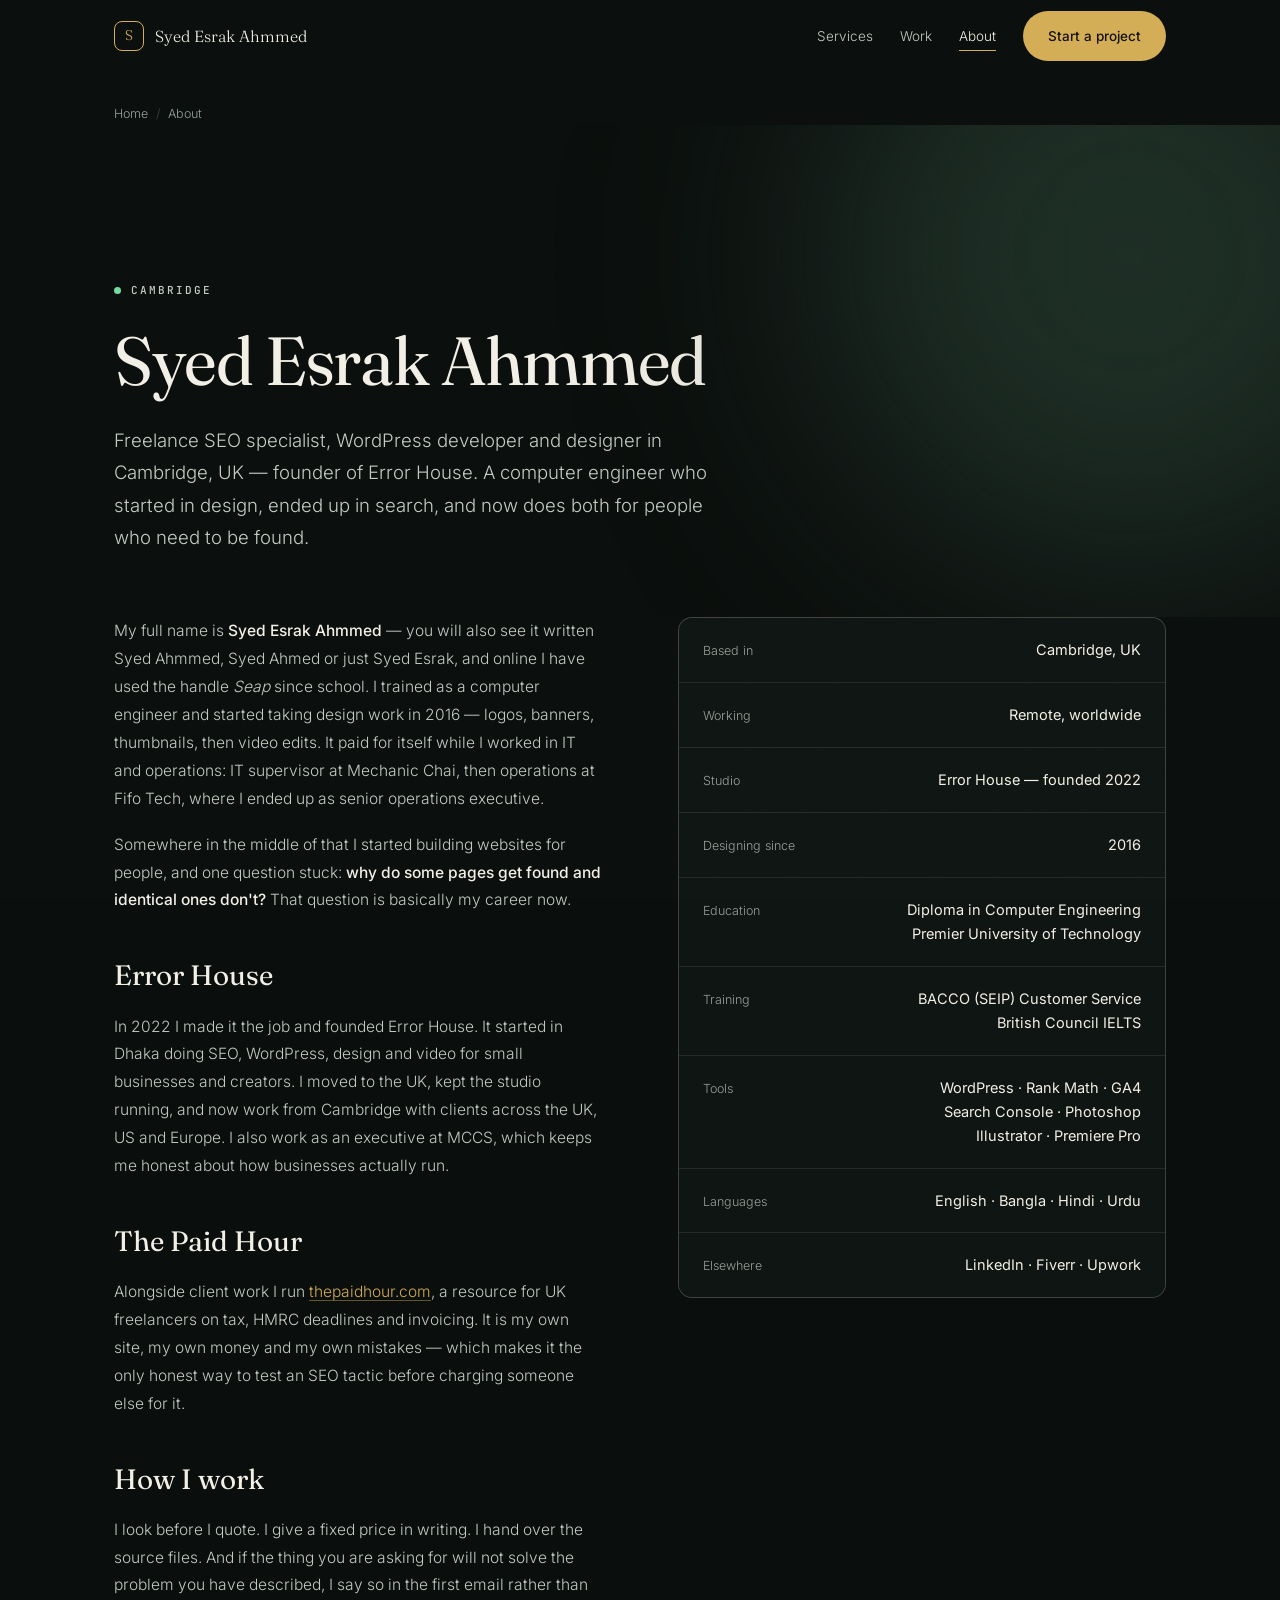
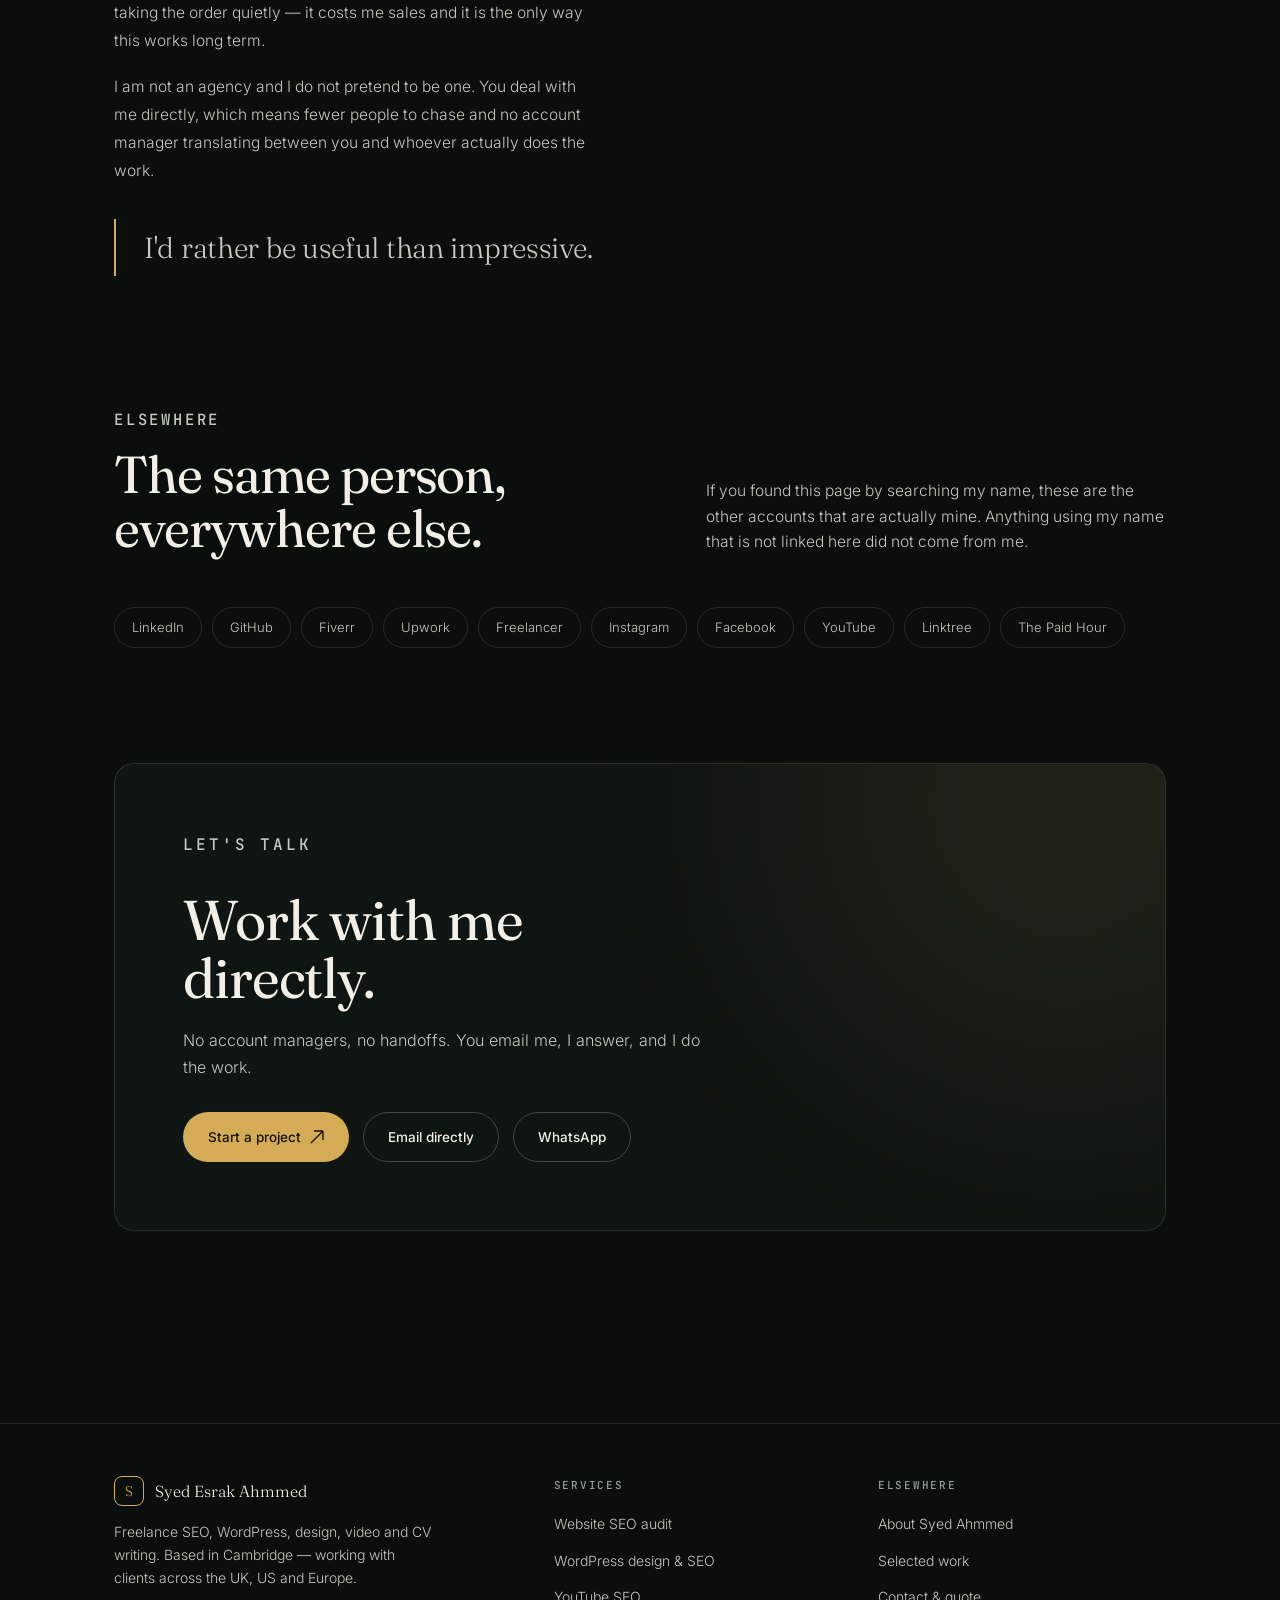
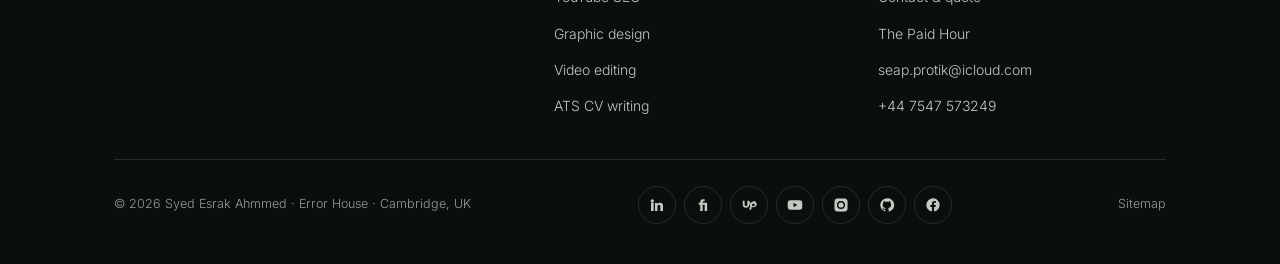
<file: about/index.html>
<!DOCTYPE html>
<html lang="en-GB" class="no-js">
<head>
<script>document.documentElement.classList.remove('no-js')</script>
<meta charset="utf-8">
<meta name="viewport" content="width=device-width, initial-scale=1">
<title>Syed Esrak Ahmmed &mdash; SEO Specialist &amp; Web Designer, Cambridge UK</title>
<meta name="description" content="Who Syed Esrak Ahmmed is: a freelance SEO specialist, WordPress developer and designer in Cambridge, UK, founder of Error House. Background, work and every official profile in one place.">
<link rel="canonical" href="https://syed-esrak-ahmmed.github.io/about/">
<meta name="author" content="Syed Esrak Ahmmed">
<meta name="theme-color" content="#0A0E0C">
<meta property="og:type" content="website">
<meta property="og:site_name" content="Syed Esrak Ahmmed">
<meta property="og:locale" content="en_GB">
<meta property="og:title" content="Syed Esrak Ahmmed &mdash; SEO Specialist &amp; Web Designer, Cambridge UK">
<meta property="og:description" content="Who Syed Esrak Ahmmed is: a freelance SEO specialist, WordPress developer and designer in Cambridge, UK, founder of Error House. Background, work and every official profile in one place.">
<meta property="og:url" content="https://syed-esrak-ahmmed.github.io/about/">
<meta property="og:image" content="https://syed-esrak-ahmmed.github.io/og.png">
<meta property="og:image:width" content="1200">
<meta property="og:image:height" content="630">
<meta property="og:image:alt" content="Syed Esrak Ahmmed — SEO and CV writing, Cambridge UK">
<meta name="twitter:card" content="summary_large_image">
<meta name="twitter:title" content="Syed Esrak Ahmmed &mdash; SEO Specialist &amp; Web Designer, Cambridge UK">
<meta name="twitter:description" content="Who Syed Esrak Ahmmed is: a freelance SEO specialist, WordPress developer and designer in Cambridge, UK, founder of Error House. Background, work and every official profile in one place.">
<meta name="twitter:image" content="https://syed-esrak-ahmmed.github.io/og.png">
<link rel="preload" href="/fonts/fraunces.woff2" as="font" type="font/woff2" crossorigin>
<link rel="preload" href="/fonts/inter.woff2" as="font" type="font/woff2" crossorigin>
<link rel="stylesheet" href="/style.css">
<link rel="icon" href="/favicon.svg" type="image/svg+xml">
<link rel="apple-touch-icon" href="/icon-180.png">
<link rel="manifest" href="/site.webmanifest">
<script type="application/ld+json">{"@context":"https://schema.org","@graph":[{"@type":"WebSite","@id":"https://syed-esrak-ahmmed.github.io/#website","url":"https://syed-esrak-ahmmed.github.io/","name":"Syed Esrak Ahmmed — SEO, WordPress, Design & Video","inLanguage":"en-GB","publisher":{"@id":"https://syed-esrak-ahmmed.github.io/#person"}},{"@type":"Person","@id":"https://syed-esrak-ahmmed.github.io/#person","name":"Syed Esrak Ahmmed","alternateName":["Syed Ahmmed","Syed Ahmed","Syed Esrak","Syed Esrak Ahmed","Esrak Ahmmed","Syed Esrak A.","Seap","Esrak Official"],"givenName":"Syed","additionalName":"Esrak","familyName":"Ahmmed","description":"Syed Esrak Ahmmed — also written Syed Ahmmed — is a freelance SEO specialist, WordPress developer and graphic designer based in Cambridge, United Kingdom, and the founder of the studio Error House.","url":"https://syed-esrak-ahmmed.github.io/","mainEntityOfPage":{"@id":"https://syed-esrak-ahmmed.github.io/about/#profilepage"},"email":"mailto:seap.protik@icloud.com","telephone":"+44 7547 573249","image":{"@type":"ImageObject","@id":"https://syed-esrak-ahmmed.github.io/#logo","url":"https://syed-esrak-ahmmed.github.io/og.png","width":1200,"height":630,"caption":"Syed Esrak Ahmmed"},"jobTitle":["SEO Specialist","WordPress Developer","Web Designer","Graphic Designer"],"hasOccupation":{"@type":"Occupation","name":"Search Engine Optimisation Specialist","occupationLocation":{"@type":"City","name":"Cambridge"}},"alumniOf":{"@type":"CollegeOrUniversity","name":"Premier University of Technology"},"knowsLanguage":["en","bn","hi","ur"],"knowsAbout":["Search engine optimisation","Technical SEO","Keyword research","WordPress development","WooCommerce","YouTube SEO","Web design","Graphic design","Video editing","ATS resume writing"],"worksFor":{"@id":"https://syed-esrak-ahmmed.github.io/#business"},"homeLocation":{"@type":"Place","name":"Cambridge, United Kingdom"},"address":{"@type":"PostalAddress","addressLocality":"Cambridge","addressRegion":"Cambridgeshire","addressCountry":"GB"},"sameAs":["https://www.linkedin.com/in/syed-esrak-ahmmed-4987351a3/","https://github.com/Syed-Esrak-Ahmmed","https://www.fiverr.com/seap18","https://www.upwork.com/freelancers/~01e2ff8b6c2173f4e5","https://www.freelancer.com/u/seapprotik18","https://www.instagram.com/syed_esrak_ahmmed/","https://www.facebook.com/official.seap","https://www.youtube.com/@seapvlogs","https://linktr.ee/esrak_official","https://thepaidhour.com"]},{"@type":"ProfessionalService","@id":"https://syed-esrak-ahmmed.github.io/#business","name":"Error House — SEO, WordPress, Design & Video by Syed Esrak Ahmmed","url":"https://syed-esrak-ahmmed.github.io/","image":"https://syed-esrak-ahmmed.github.io/og.png","priceRange":"$$","email":"mailto:seap.protik@icloud.com","telephone":"+44 7547 573249","founder":{"@id":"https://syed-esrak-ahmmed.github.io/#person"},"foundingDate":"2022-11","address":{"@type":"PostalAddress","addressLocality":"Cambridge","addressRegion":"Cambridgeshire","addressCountry":"GB"},"areaServed":[{"@type":"Country","name":"United Kingdom"},{"@type":"Country","name":"United States"},{"@type":"Place","name":"Worldwide — remote"}],"knowsAbout":["Search engine optimisation","On-page SEO","Technical SEO audit","Keyword research","YouTube SEO","ATS resume writing","WordPress","WordPress SEO","Graphic design","Logo design","Video editing","Thumbnail design"],"hasOfferCatalog":{"@type":"OfferCatalog","name":"Services","itemListElement":[{"@type":"Offer","itemOffered":{"@type":"Service","name":"Website SEO audit and on-page fixes"}},{"@type":"Offer","itemOffered":{"@type":"Service","name":"YouTube SEO and channel optimisation"}},{"@type":"Offer","itemOffered":{"@type":"Service","name":"ATS CV and cover letter writing"}},{"@type":"Offer","itemOffered":{"@type":"Service","name":"WordPress website design and SEO"}},{"@type":"Offer","itemOffered":{"@type":"Service","name":"Graphic design and brand identity"}},{"@type":"Offer","itemOffered":{"@type":"Service","name":"Video editing for YouTube and ads"}}]}},{"@type":"BreadcrumbList","itemListElement":[{"@type":"ListItem","position":1,"name":"Home","item":"https://syed-esrak-ahmmed.github.io/"},{"@type":"ListItem","position":2,"name":"About","item":"https://syed-esrak-ahmmed.github.io/about/"}]},{"@type":"ProfilePage","@id":"https://syed-esrak-ahmmed.github.io/about/#profilepage","url":"https://syed-esrak-ahmmed.github.io/about/","name":"Syed Esrak Ahmmed","isPartOf":{"@id":"https://syed-esrak-ahmmed.github.io/#website"},"mainEntity":{"@id":"https://syed-esrak-ahmmed.github.io/#person"},"about":{"@id":"https://syed-esrak-ahmmed.github.io/#person"},"inLanguage":"en-GB"}]}</script>
</head>
<body>
<a class="skip" href="#main">Skip to content</a>
<header id="hdr">
<div class="wrap nav">
<a class="brand" href="/" aria-label="Syed Esrak Ahmmed — home"><span class="mark" aria-hidden="true">S</span> Syed Esrak Ahmmed</a>
<nav class="links" id="menu" aria-label="Main"><a href="/services/">Services</a><a href="/work/">Work</a><a href="/about/" aria-current="page">About</a><a class="btn btn-gold" href="/contact/">Start a project</a></nav>
<button class="burger" id="burger" aria-label="Open menu" aria-expanded="false" aria-controls="menu"><span></span><span></span><span></span></button>
</div></header>
<main id="main">
<nav class="wrap crumbs" aria-label="Breadcrumb"><ol><li><a href="/">Home</a></li><li aria-current="page">About</li></ol></nav>
<section class="hero short"><div class="glow g1"></div><div class="wrap">
<p class="eyebrow mono rv"><span class="dot" aria-hidden="true"></span> Cambridge</p>
<h1 class="display rv">Syed Esrak Ahmmed</h1>
<p class="lede rv">Freelance SEO specialist, WordPress developer and designer in Cambridge, UK &mdash; founder of Error House. A computer engineer who started in design, ended up in search, and now does both for people who need to be found.</p>
</div></section>
<section class="sec tight"><div class="wrap"><div class="about">
<div class="prose rv">
<p>My full name is <strong>Syed Esrak Ahmmed</strong> &mdash; you will also see it written Syed Ahmmed, Syed Ahmed or just Syed Esrak, and online I have used the handle <em>Seap</em> since school. I trained as a computer engineer and started taking design work in 2016 — logos, banners, thumbnails, then video edits. It paid for itself while I worked in IT and operations: IT supervisor at Mechanic Chai, then operations at Fifo Tech, where I ended up as senior operations executive.</p>
<p>Somewhere in the middle of that I started building websites for people, and one question stuck: <strong>why do some pages get found and identical ones don't?</strong> That question is basically my career now.</p>
<h3>Error House</h3>
<p>In 2022 I made it the job and founded Error House. It started in Dhaka doing SEO, WordPress, design and video for small businesses and creators. I moved to the UK, kept the studio running, and now work from Cambridge with clients across the UK, US and Europe. I also work as an executive at MCCS, which keeps me honest about how businesses actually run.</p>
<h3>The Paid Hour</h3>
<p>Alongside client work I run <a href="https://thepaidhour.com" target="_blank" rel="noopener">thepaidhour.com</a>, a resource for UK freelancers on tax, HMRC deadlines and invoicing. It is my own site, my own money and my own mistakes — which makes it the only honest way to test an SEO tactic before charging someone else for it.</p>
<h3>How I work</h3>
<p>I look before I quote. I give a fixed price in writing. I hand over the source files. And if the thing you are asking for will not solve the problem you have described, I say so in the first email rather than taking the order quietly — it costs me sales and it is the only way this works long term.</p>
<p>I am not an agency and I do not pretend to be one. You deal with me directly, which means fewer people to chase and no account manager translating between you and whoever actually does the work.</p>
<blockquote class="quote"><p>I'd rather be useful than impressive.</p></blockquote>
</div>
<div class="rv"><div class="facts">
<div class="fact"><span>Based in</span><b>Cambridge, UK</b></div>
<div class="fact"><span>Working</span><b>Remote, worldwide</b></div>
<div class="fact"><span>Studio</span><b>Error House — founded 2022</b></div>
<div class="fact"><span>Designing since</span><b>2016</b></div>
<div class="fact"><span>Education</span><b>Diploma in Computer Engineering<br>Premier University of Technology</b></div>
<div class="fact"><span>Training</span><b>BACCO (SEIP) Customer Service<br>British Council IELTS</b></div>
<div class="fact"><span>Tools</span><b>WordPress · Rank Math · GA4<br>Search Console · Photoshop<br>Illustrator · Premiere Pro</b></div>
<div class="fact"><span>Languages</span><b>English · Bangla · Hindi · Urdu</b></div>
<div class="fact"><span>Elsewhere</span><b><a href="https://www.linkedin.com/in/syed-esrak-ahmmed-4987351a3/" target="_blank" rel="noopener">LinkedIn</a> · <a href="https://www.fiverr.com/seap18" target="_blank" rel="noopener">Fiverr</a> · <a href="https://www.upwork.com/freelancers/~01e2ff8b6c2173f4e5" target="_blank" rel="noopener">Upwork</a></b></div>
</div></div></div></div></section>
<section class="sec tight"><div class="wrap">
<div class="sec-head rv"><div><p class="mono gold">Elsewhere</p><h2 class="display">The same person,<br>everywhere else.</h2></div>
<p>If you found this page by searching my name, these are the other accounts that are actually mine. Anything using my name that is not linked here did not come from me.</p></div>
<div class="also rv"><a class="chip" href="https://www.linkedin.com/in/syed-esrak-ahmmed-4987351a3/" target="_blank" rel="noopener me">LinkedIn</a><a class="chip" href="https://github.com/Syed-Esrak-Ahmmed" target="_blank" rel="noopener me">GitHub</a><a class="chip" href="https://www.fiverr.com/seap18" target="_blank" rel="noopener me">Fiverr</a><a class="chip" href="https://www.upwork.com/freelancers/~01e2ff8b6c2173f4e5" target="_blank" rel="noopener me">Upwork</a><a class="chip" href="https://www.freelancer.com/u/seapprotik18" target="_blank" rel="noopener me">Freelancer</a><a class="chip" href="https://www.instagram.com/syed_esrak_ahmmed/" target="_blank" rel="noopener me">Instagram</a><a class="chip" href="https://www.facebook.com/official.seap" target="_blank" rel="noopener me">Facebook</a><a class="chip" href="https://www.youtube.com/@seapvlogs" target="_blank" rel="noopener me">YouTube</a><a class="chip" href="https://linktr.ee/esrak_official" target="_blank" rel="noopener me">Linktree</a><a class="chip" href="https://thepaidhour.com" target="_blank" rel="noopener me">The Paid Hour</a></div>
</div></section>
<section class="sec tight"><div class="wrap">
<div class="cta rv"><div class="glow"></div>
<p class="mono gold" style="position:relative">Let's talk</p>
<h2 class="display">Work with me<br>directly.</h2>
<p>No account managers, no handoffs. You email me, I answer, and I do the work.</p>
<div class="cta-row">
<a class="btn btn-gold" href="/contact/">Start a project <svg width="14" height="14" viewBox="0 0 14 14" fill="none" aria-hidden="true"><path d="M1 13L13 1M13 1H4M13 1v9" stroke="currentColor" stroke-width="1.4"/></svg></a>
<a class="btn btn-ghost" href="mailto:seap.protik@icloud.com">Email directly</a>
<a class="btn btn-ghost" href="https://wa.me/447547573249" target="_blank" rel="noopener">WhatsApp</a>
</div></div></div></section>
</main>
<footer>
<div class="wrap">
<div class="fgrid">
  <div>
    <div class="brand" style="margin-bottom:14px"><span class="mark" aria-hidden="true">S</span> Syed Esrak Ahmmed</div>
    <p>Freelance SEO, WordPress, design, video and CV writing. Based in Cambridge — working with clients across the UK, US and Europe.</p>
  </div>
  <div>
    <h2>Services</h2>
    <ul>
      <li><a href="/seo-audit/">Website SEO audit</a></li>
      <li><a href="/wordpress-seo/">WordPress design &amp; SEO</a></li>
      <li><a href="/youtube-seo/">YouTube SEO</a></li>
      <li><a href="/graphic-design/">Graphic design</a></li>
      <li><a href="/video-editing/">Video editing</a></li>
      <li><a href="/cv-writing/">ATS CV writing</a></li>
    </ul>
  </div>
  <div>
    <h2>Elsewhere</h2>
    <ul>
      <li><a href="/about/">About Syed Ahmmed</a></li>
      <li><a href="/work/">Selected work</a></li>
      <li><a href="/contact/">Contact &amp; quote</a></li>
      <li><a href="https://thepaidhour.com" target="_blank" rel="noopener">The Paid Hour</a></li>
      <li><a href="mailto:seap.protik@icloud.com">seap.protik@icloud.com</a></li>
      <li><a href="tel:+447547573249">+44 7547 573249</a></li>
    </ul>
  </div>
</div>
<div class="foot">
  <small>© <span id="yr">2026</span> Syed Esrak Ahmmed · Error House · Cambridge, UK</small>
  <div class="social"><a href="https://www.linkedin.com/in/syed-esrak-ahmmed-4987351a3/" target="_blank" rel="noopener me" aria-label="LinkedIn"><svg width="16" height="16" viewBox="0 0 24 24" fill="currentColor" aria-hidden="true"><path d="M4.98 3.5a2.5 2.5 0 11-.02 5 2.5 2.5 0 01.02-5zM3 9h4v12H3zM9 9h3.8v1.7h.05c.53-1 1.83-2.05 3.77-2.05C20.5 8.65 21 11 21 14.2V21h-4v-6c0-1.43-.03-3.27-2-3.27-2 0-2.3 1.56-2.3 3.17V21H9z"/></svg></a><a href="https://www.fiverr.com/seap18" target="_blank" rel="noopener me" aria-label="Fiverr"><svg width="16" height="16" viewBox="0 0 24 24" fill="currentColor" aria-hidden="true"><path d="M14.5 8.5h-3V7.8c0-.9.6-1.3 1.5-1.3h1.5V3.5h-2.2c-2.9 0-4.5 1.6-4.5 4.3v.7H5.5v3h2.3V21h3.7v-9.5h3V21h3.7V8.5z"/></svg></a><a href="https://www.upwork.com/freelancers/~01e2ff8b6c2173f4e5" target="_blank" rel="noopener me" aria-label="Upwork"><svg width="16" height="16" viewBox="0 0 24 24" fill="currentColor" aria-hidden="true"><path d="M18.6 6.9c-2 0-3.5 1.3-4.1 3.4-1-1.5-1.7-3.2-2.1-4.5H9.6v5.4c0 1.3-.9 2.3-2.1 2.3s-2.1-1-2.1-2.3V5.8H2.6v5.4c0 2.9 2.1 5 4.9 5 2.7 0 4.8-2.1 4.8-5v-.9c.4.8.9 1.7 1.5 2.5l-1.3 6.4h2.8l.9-4.5c.8.5 1.7.8 2.7.8 2.6 0 4.7-2.2 4.7-4.9 0-2.6-2.1-4.7-4.7-4.7zm0 6.9c-.8 0-1.6-.3-2.2-.9l.2-.9c.2-1.3 1-2.3 2-2.3 1.2 0 2.1 1 2.1 2.1s-.9 2-2.1 2z"/></svg></a><a href="https://www.youtube.com/@seapvlogs" target="_blank" rel="noopener me" aria-label="YouTube"><svg width="16" height="16" viewBox="0 0 24 24" fill="currentColor" aria-hidden="true"><path d="M23 12s0-3.4-.4-5c-.3-.9-1-1.6-1.9-1.9C19 4.7 12 4.7 12 4.7s-7 0-8.7.4c-.9.3-1.6 1-1.9 1.9C1 8.6 1 12 1 12s0 3.4.4 5c.3.9 1 1.6 1.9 1.9 1.7.4 8.7.4 8.7.4s7 0 8.7-.4c.9-.3 1.6-1 1.9-1.9.4-1.6.4-5 .4-5zM9.8 15.3V8.7l5.7 3.3z"/></svg></a><a href="https://www.instagram.com/syed_esrak_ahmmed/" target="_blank" rel="noopener me" aria-label="Instagram"><svg width="16" height="16" viewBox="0 0 24 24" fill="currentColor" aria-hidden="true"><path d="M12 2.2c3.2 0 3.6 0 4.9.07 1.2.05 1.8.25 2.2.42.6.22 1 .48 1.4.9.42.42.68.82.9 1.4.17.42.37 1.03.42 2.2.07 1.3.07 1.7.07 4.9s0 3.6-.07 4.9c-.05 1.2-.25 1.8-.42 2.2a3.9 3.9 0 01-.9 1.4c-.42.42-.82.68-1.4.9-.42.17-1.03.37-2.2.42-1.3.07-1.7.07-4.9.07s-3.6 0-4.9-.07c-1.2-.05-1.8-.25-2.2-.42a3.9 3.9 0 01-1.4-.9 3.9 3.9 0 01-.9-1.4c-.17-.42-.37-1.03-.42-2.2C2.2 15.6 2.2 15.2 2.2 12s0-3.6.07-4.9c.05-1.2.25-1.8.42-2.2.22-.6.48-1 .9-1.4.42-.42.82-.68 1.4-.9.42-.17 1.03-.37 2.2-.42C8.4 2.2 8.8 2.2 12 2.2zm0 3.8a6 6 0 100 12 6 6 0 000-12zm0 9.9a3.9 3.9 0 110-7.8 3.9 3.9 0 010 7.8zm7.6-10.1a1.4 1.4 0 11-2.8 0 1.4 1.4 0 012.8 0z"/></svg></a><a href="https://github.com/Syed-Esrak-Ahmmed" target="_blank" rel="noopener me" aria-label="GitHub"><svg width="16" height="16" viewBox="0 0 24 24" fill="currentColor" aria-hidden="true"><path d="M12 2a10 10 0 00-3.2 19.5c.5.1.7-.2.7-.5v-1.7C6.7 19.8 6.1 18 6.1 18c-.4-1.1-1-1.4-1-1.4-.9-.6.1-.6.1-.6 1 .1 1.5 1 1.5 1 .9 1.5 2.3 1.1 2.8.8.1-.6.3-1.1.6-1.3-2.2-.3-4.5-1.1-4.5-4.9 0-1.1.4-2 1-2.7-.1-.2-.4-1.2.1-2.6 0 0 .8-.3 2.7 1a9.4 9.4 0 015 0c1.9-1.3 2.7-1 2.7-1 .5 1.4.2 2.4.1 2.6.6.7 1 1.6 1 2.7 0 3.8-2.3 4.6-4.5 4.9.3.3.7 1 .7 1.9v2.8c0 .3.2.6.7.5A10 10 0 0012 2z"/></svg></a><a href="https://www.facebook.com/official.seap" target="_blank" rel="noopener me" aria-label="Facebook"><svg width="16" height="16" viewBox="0 0 24 24" fill="currentColor" aria-hidden="true"><path d="M22 12a10 10 0 10-11.6 9.9v-7H7.9V12h2.5V9.8c0-2.5 1.5-3.9 3.8-3.9 1.1 0 2.2.2 2.2.2v2.5h-1.3c-1.2 0-1.6.8-1.6 1.6V12h2.8l-.4 2.9h-2.3v7A10 10 0 0022 12z"/></svg></a></div>
  <small><a href="/sitemap.xml">Sitemap</a></small>
</div>
</div></footer>
<script>
(function(){var h=document.getElementById('hdr'),s=function(){h.classList.toggle('solid',scrollY>24)};s();addEventListener('scroll',s,{passive:true});
var b=document.getElementById('burger'),m=document.getElementById('menu');
b.addEventListener('click',function(){var o=m.classList.toggle('open');b.setAttribute('aria-expanded',o);b.setAttribute('aria-label',o?'Close menu':'Open menu')});
m.addEventListener('click',function(e){if(e.target.closest('a'))m.classList.remove('open')});
var y=document.getElementById('yr');if(y)y.textContent=new Date().getFullYear();
if('IntersectionObserver' in window){var io=new IntersectionObserver(function(es){es.forEach(function(e){if(e.isIntersecting){e.target.classList.add('in');io.unobserve(e.target)}})},{threshold:.1,rootMargin:'0px 0px -6% 0px'});
var el=document.querySelectorAll('.rv');for(var i=0;i<el.length;i++){el[i].style.transitionDelay=(Math.min(i,6)*45)+'ms';io.observe(el[i])}}
else{var el2=document.querySelectorAll('.rv');for(var j=0;j<el2.length;j++)el2[j].classList.add('in')}
setTimeout(function(){var el3=document.querySelectorAll('.rv:not(.in)');for(var k=0;k<el3.length;k++)el3[k].classList.add('in')},1400);
})();
</script>
</body>
</html>
</file>
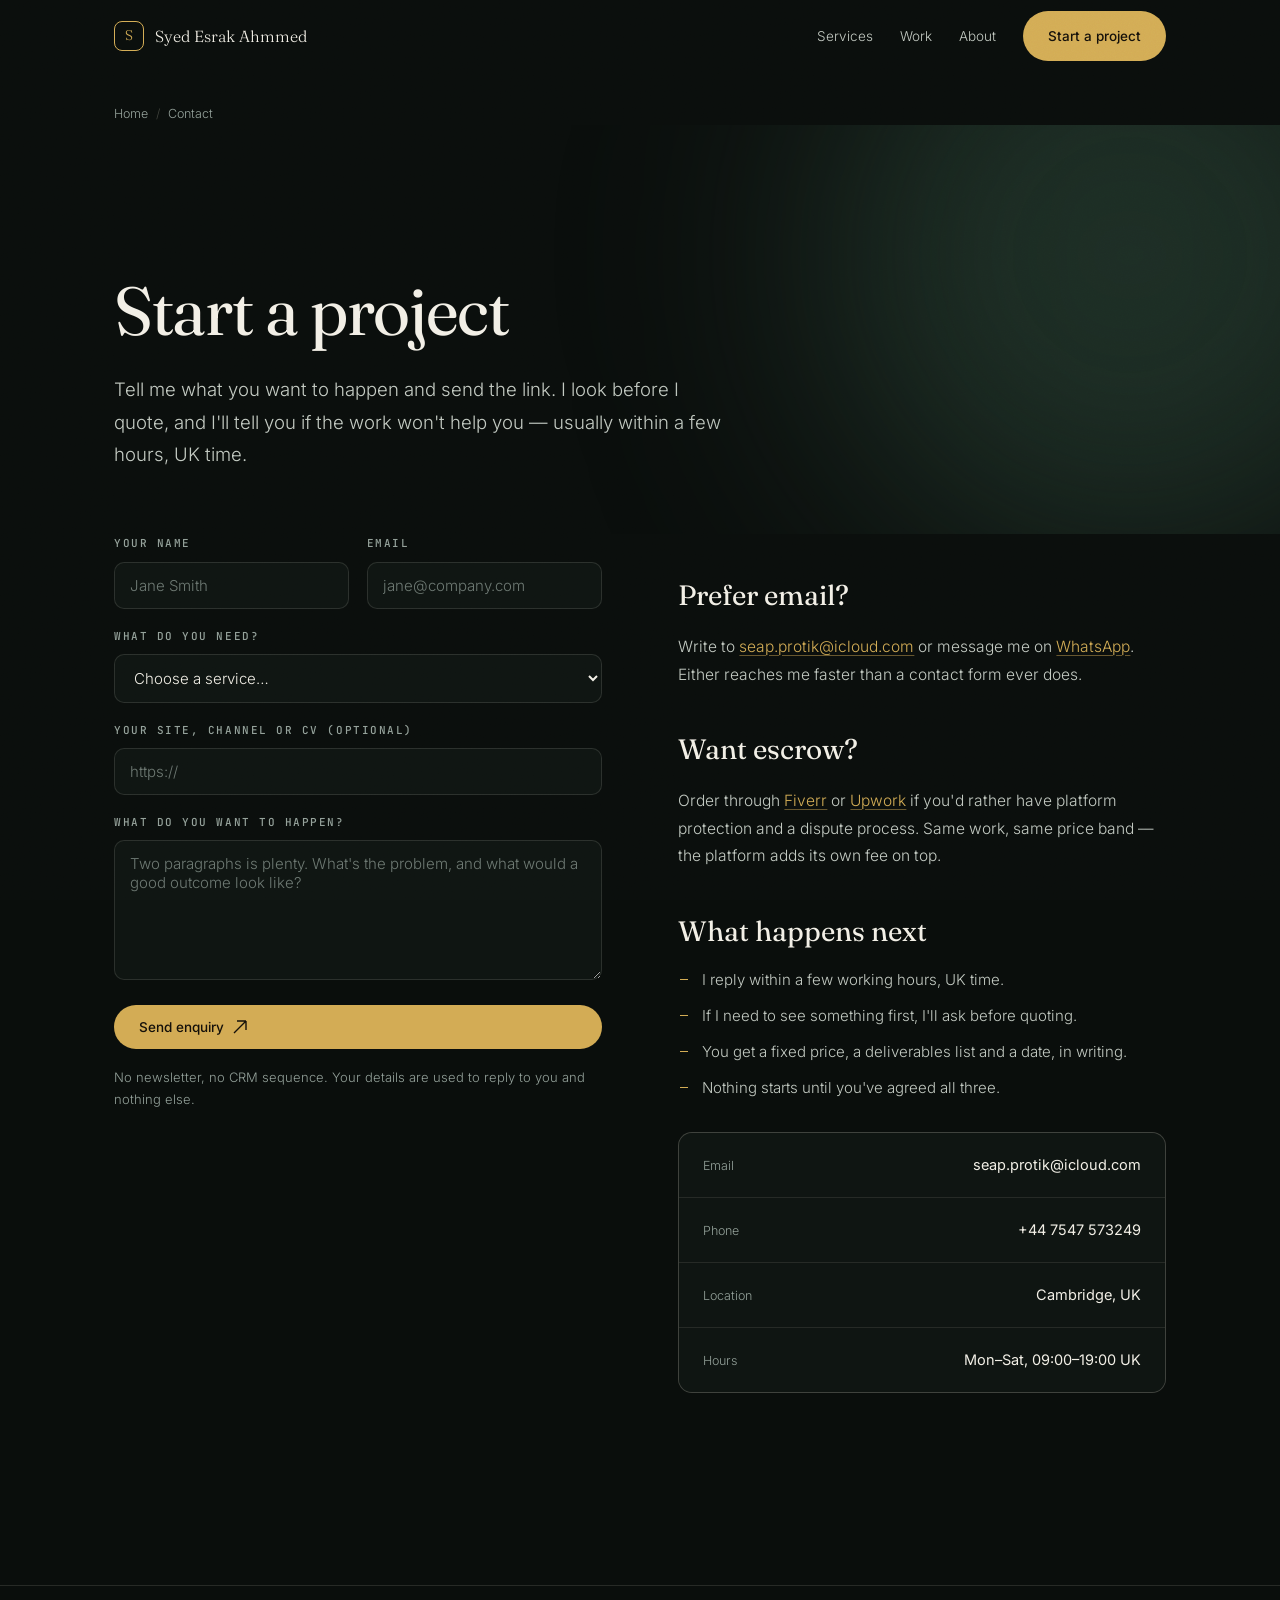
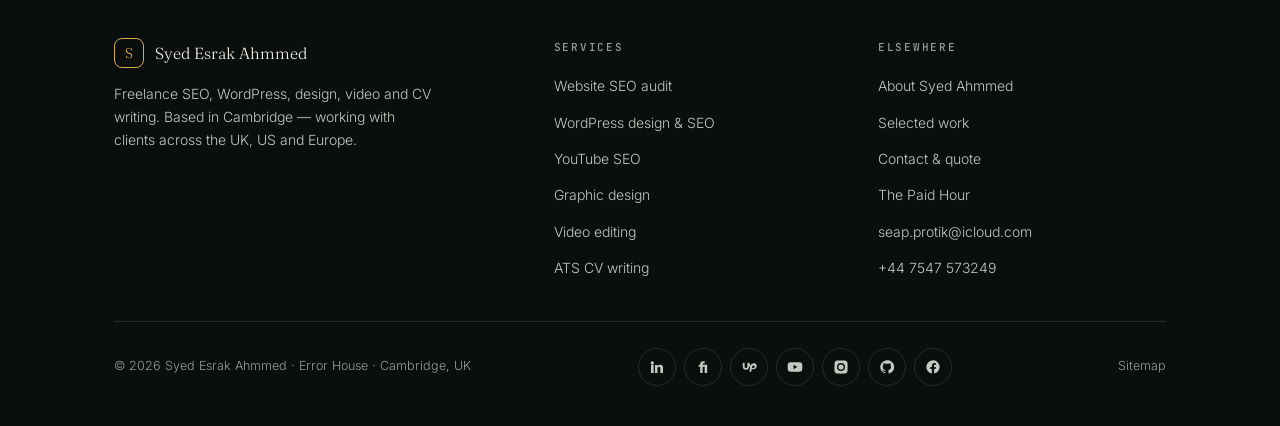
<file: contact/index.html>
<!DOCTYPE html>
<html lang="en-GB" class="no-js">
<head>
<script>document.documentElement.classList.remove('no-js')</script>
<meta charset="utf-8">
<meta name="viewport" content="width=device-width, initial-scale=1">
<title>Contact | Get a Freelance SEO or Design Quote — UK</title>
<meta name="description" content="Get a fixed-price quote for SEO, WordPress, YouTube SEO, design, video editing or CV writing. Based in Cambridge UK — replies within a few hours.">
<link rel="canonical" href="https://syed-esrak-ahmmed.github.io/contact/">
<meta name="author" content="Syed Esrak Ahmmed">
<meta name="theme-color" content="#0A0E0C">
<meta property="og:type" content="website">
<meta property="og:site_name" content="Syed Esrak Ahmmed">
<meta property="og:locale" content="en_GB">
<meta property="og:title" content="Contact | Get a Freelance SEO or Design Quote — UK">
<meta property="og:description" content="Get a fixed-price quote for SEO, WordPress, YouTube SEO, design, video editing or CV writing. Based in Cambridge UK — replies within a few hours.">
<meta property="og:url" content="https://syed-esrak-ahmmed.github.io/contact/">
<meta property="og:image" content="https://syed-esrak-ahmmed.github.io/og.png">
<meta property="og:image:width" content="1200">
<meta property="og:image:height" content="630">
<meta property="og:image:alt" content="Syed Esrak Ahmmed — SEO and CV writing, Cambridge UK">
<meta name="twitter:card" content="summary_large_image">
<meta name="twitter:title" content="Contact | Get a Freelance SEO or Design Quote — UK">
<meta name="twitter:description" content="Get a fixed-price quote for SEO, WordPress, YouTube SEO, design, video editing or CV writing. Based in Cambridge UK — replies within a few hours.">
<meta name="twitter:image" content="https://syed-esrak-ahmmed.github.io/og.png">
<link rel="preload" href="/fonts/fraunces.woff2" as="font" type="font/woff2" crossorigin>
<link rel="preload" href="/fonts/inter.woff2" as="font" type="font/woff2" crossorigin>
<link rel="stylesheet" href="/style.css">
<link rel="icon" href="/favicon.svg" type="image/svg+xml">
<link rel="apple-touch-icon" href="/icon-180.png">
<link rel="manifest" href="/site.webmanifest">
<script type="application/ld+json">{"@context":"https://schema.org","@graph":[{"@type":"WebSite","@id":"https://syed-esrak-ahmmed.github.io/#website","url":"https://syed-esrak-ahmmed.github.io/","name":"Syed Esrak Ahmmed — SEO, WordPress, Design & Video","inLanguage":"en-GB","publisher":{"@id":"https://syed-esrak-ahmmed.github.io/#person"}},{"@type":"Person","@id":"https://syed-esrak-ahmmed.github.io/#person","name":"Syed Esrak Ahmmed","alternateName":["Syed Ahmmed","Syed Ahmed","Syed Esrak","Syed Esrak Ahmed","Esrak Ahmmed","Syed Esrak A.","Seap","Esrak Official"],"givenName":"Syed","additionalName":"Esrak","familyName":"Ahmmed","description":"Syed Esrak Ahmmed — also written Syed Ahmmed — is a freelance SEO specialist, WordPress developer and graphic designer based in Cambridge, United Kingdom, and the founder of the studio Error House.","url":"https://syed-esrak-ahmmed.github.io/","mainEntityOfPage":{"@id":"https://syed-esrak-ahmmed.github.io/about/#profilepage"},"email":"mailto:seap.protik@icloud.com","telephone":"+44 7547 573249","image":{"@type":"ImageObject","@id":"https://syed-esrak-ahmmed.github.io/#logo","url":"https://syed-esrak-ahmmed.github.io/og.png","width":1200,"height":630,"caption":"Syed Esrak Ahmmed"},"jobTitle":["SEO Specialist","WordPress Developer","Web Designer","Graphic Designer"],"hasOccupation":{"@type":"Occupation","name":"Search Engine Optimisation Specialist","occupationLocation":{"@type":"City","name":"Cambridge"}},"alumniOf":{"@type":"CollegeOrUniversity","name":"Premier University of Technology"},"knowsLanguage":["en","bn","hi","ur"],"knowsAbout":["Search engine optimisation","Technical SEO","Keyword research","WordPress development","WooCommerce","YouTube SEO","Web design","Graphic design","Video editing","ATS resume writing"],"worksFor":{"@id":"https://syed-esrak-ahmmed.github.io/#business"},"homeLocation":{"@type":"Place","name":"Cambridge, United Kingdom"},"address":{"@type":"PostalAddress","addressLocality":"Cambridge","addressRegion":"Cambridgeshire","addressCountry":"GB"},"sameAs":["https://www.linkedin.com/in/syed-esrak-ahmmed-4987351a3/","https://github.com/Syed-Esrak-Ahmmed","https://www.fiverr.com/seap18","https://www.upwork.com/freelancers/~01e2ff8b6c2173f4e5","https://www.freelancer.com/u/seapprotik18","https://www.instagram.com/syed_esrak_ahmmed/","https://www.facebook.com/official.seap","https://www.youtube.com/@seapvlogs","https://linktr.ee/esrak_official","https://thepaidhour.com"]},{"@type":"ProfessionalService","@id":"https://syed-esrak-ahmmed.github.io/#business","name":"Error House — SEO, WordPress, Design & Video by Syed Esrak Ahmmed","url":"https://syed-esrak-ahmmed.github.io/","image":"https://syed-esrak-ahmmed.github.io/og.png","priceRange":"$$","email":"mailto:seap.protik@icloud.com","telephone":"+44 7547 573249","founder":{"@id":"https://syed-esrak-ahmmed.github.io/#person"},"foundingDate":"2022-11","address":{"@type":"PostalAddress","addressLocality":"Cambridge","addressRegion":"Cambridgeshire","addressCountry":"GB"},"areaServed":[{"@type":"Country","name":"United Kingdom"},{"@type":"Country","name":"United States"},{"@type":"Place","name":"Worldwide — remote"}],"knowsAbout":["Search engine optimisation","On-page SEO","Technical SEO audit","Keyword research","YouTube SEO","ATS resume writing","WordPress","WordPress SEO","Graphic design","Logo design","Video editing","Thumbnail design"],"hasOfferCatalog":{"@type":"OfferCatalog","name":"Services","itemListElement":[{"@type":"Offer","itemOffered":{"@type":"Service","name":"Website SEO audit and on-page fixes"}},{"@type":"Offer","itemOffered":{"@type":"Service","name":"YouTube SEO and channel optimisation"}},{"@type":"Offer","itemOffered":{"@type":"Service","name":"ATS CV and cover letter writing"}},{"@type":"Offer","itemOffered":{"@type":"Service","name":"WordPress website design and SEO"}},{"@type":"Offer","itemOffered":{"@type":"Service","name":"Graphic design and brand identity"}},{"@type":"Offer","itemOffered":{"@type":"Service","name":"Video editing for YouTube and ads"}}]}},{"@type":"BreadcrumbList","itemListElement":[{"@type":"ListItem","position":1,"name":"Home","item":"https://syed-esrak-ahmmed.github.io/"},{"@type":"ListItem","position":2,"name":"Contact","item":"https://syed-esrak-ahmmed.github.io/contact/"}]},{"@type":"ContactPage","url":"https://syed-esrak-ahmmed.github.io/contact/","mainEntity":{"@id":"https://syed-esrak-ahmmed.github.io/#business"},"inLanguage":"en-GB"}]}</script>
</head>
<body>
<a class="skip" href="#main">Skip to content</a>
<header id="hdr">
<div class="wrap nav">
<a class="brand" href="/" aria-label="Syed Esrak Ahmmed — home"><span class="mark" aria-hidden="true">S</span> Syed Esrak Ahmmed</a>
<nav class="links" id="menu" aria-label="Main"><a href="/services/">Services</a><a href="/work/">Work</a><a href="/about/">About</a><a class="btn btn-gold" href="/contact/">Start a project</a></nav>
<button class="burger" id="burger" aria-label="Open menu" aria-expanded="false" aria-controls="menu"><span></span><span></span><span></span></button>
</div></header>
<main id="main">
<nav class="wrap crumbs" aria-label="Breadcrumb"><ol><li><a href="/">Home</a></li><li aria-current="page">Contact</li></ol></nav>
<section class="hero short"><div class="glow g1"></div><div class="wrap">
<h1 class="display rv">Start a project</h1>
<p class="lede rv">Tell me what you want to happen and send the link. I look before I quote, and I'll tell you if the work won't help you — usually within a few hours, UK time.</p>
</div></section>
<section class="sec tight"><div class="wrap"><div class="about">
<div class="rv">
<form action="https://formsubmit.co/34a6c10be9f9430b4fc73e45faee726c" class="enq" method="POST" name="enquiry">
  <input type="hidden" name="_subject" value="New enquiry from syedesrakahmmed portfolio">
  <input type="hidden" name="_next" value="https://syed-esrak-ahmmed.github.io/thanks/">
  <input type="hidden" name="_captcha" value="false">
  <input type="hidden" name="_template" value="table">
  <input type="text" name="_honey" style="display:none" tabindex="-1" autocomplete="off">
  <p class="hp"><label>Do not fill this in: <input name="company" tabindex="-1" autocomplete="off"></label></p>
  <div class="row">
    <div class="field"><label for="name">Your name</label>
      <input id="name" name="name" type="text" required autocomplete="name" placeholder="Jane Smith"></div>
    <div class="field"><label for="email">Email</label>
      <input id="email" name="email" type="email" required autocomplete="email" placeholder="jane@company.com"></div>
  </div>
  <div class="field"><label for="service">What do you need?</label>
    <select id="service" name="service" required>
      <option value="">Choose a service…</option><option value="Website SEO audit">Website SEO audit</option><option value="WordPress design and SEO">WordPress design and SEO</option><option value="YouTube SEO">YouTube SEO</option><option value="Graphic design">Graphic design</option><option value="Video editing">Video editing</option><option value="ATS CV writing">ATS CV writing</option>
      <option value="Not sure">Not sure — help me work it out</option>
    </select></div>
  <div class="field"><label for="link">Your site, channel or CV (optional)</label>
    <input id="link" name="link" type="text" inputmode="url" placeholder="https://"></div>
  <div class="field"><label for="message">What do you want to happen?</label>
    <textarea id="message" name="message" required placeholder="Two paragraphs is plenty. What's the problem, and what would a good outcome look like?"></textarea></div>
  <button class="btn btn-gold" type="submit">Send enquiry <svg width="14" height="14" viewBox="0 0 14 14" fill="none" aria-hidden="true"><path d="M1 13L13 1M13 1H4M13 1v9" stroke="currentColor" stroke-width="1.4"/></svg></button>
  <p class="formnote">No newsletter, no CRM sequence. Your details are used to reply to you and nothing else.</p>
</form>
</div>
<div class="rv prose">
<h3>Prefer email?</h3>
<p>Write to <a href="mailto:seap.protik@icloud.com">seap.protik@icloud.com</a> or message me on <a href="https://wa.me/447547573249" target="_blank" rel="noopener">WhatsApp</a>. Either reaches me faster than a contact form ever does.</p>
<h3>Want escrow?</h3>
<p>Order through <a href="https://www.fiverr.com/seap18" target="_blank" rel="noopener">Fiverr</a> or <a href="https://www.upwork.com/freelancers/~01e2ff8b6c2173f4e5" target="_blank" rel="noopener">Upwork</a> if you'd rather have platform protection and a dispute process. Same work, same price band — the platform adds its own fee on top.</p>
<h3>What happens next</h3>
<ul>
<li>I reply within a few working hours, UK time.</li>
<li>If I need to see something first, I'll ask before quoting.</li>
<li>You get a fixed price, a deliverables list and a date, in writing.</li>
<li>Nothing starts until you've agreed all three.</li>
</ul>
<div class="facts" style="margin-top:32px">
<div class="fact"><span>Email</span><b><a href="mailto:seap.protik@icloud.com">seap.protik@icloud.com</a></b></div>
<div class="fact"><span>Phone</span><b><a href="tel:+447547573249">+44 7547 573249</a></b></div>
<div class="fact"><span>Location</span><b>Cambridge, UK</b></div>
<div class="fact"><span>Hours</span><b>Mon–Sat, 09:00–19:00 UK</b></div>
</div>
</div></div></div></section>
</main>
<footer>
<div class="wrap">
<div class="fgrid">
  <div>
    <div class="brand" style="margin-bottom:14px"><span class="mark" aria-hidden="true">S</span> Syed Esrak Ahmmed</div>
    <p>Freelance SEO, WordPress, design, video and CV writing. Based in Cambridge — working with clients across the UK, US and Europe.</p>
  </div>
  <div>
    <h2>Services</h2>
    <ul>
      <li><a href="/seo-audit/">Website SEO audit</a></li>
      <li><a href="/wordpress-seo/">WordPress design &amp; SEO</a></li>
      <li><a href="/youtube-seo/">YouTube SEO</a></li>
      <li><a href="/graphic-design/">Graphic design</a></li>
      <li><a href="/video-editing/">Video editing</a></li>
      <li><a href="/cv-writing/">ATS CV writing</a></li>
    </ul>
  </div>
  <div>
    <h2>Elsewhere</h2>
    <ul>
      <li><a href="/about/">About Syed Ahmmed</a></li>
      <li><a href="/work/">Selected work</a></li>
      <li><a href="/contact/">Contact &amp; quote</a></li>
      <li><a href="https://thepaidhour.com" target="_blank" rel="noopener">The Paid Hour</a></li>
      <li><a href="mailto:seap.protik@icloud.com">seap.protik@icloud.com</a></li>
      <li><a href="tel:+447547573249">+44 7547 573249</a></li>
    </ul>
  </div>
</div>
<div class="foot">
  <small>© <span id="yr">2026</span> Syed Esrak Ahmmed · Error House · Cambridge, UK</small>
  <div class="social"><a href="https://www.linkedin.com/in/syed-esrak-ahmmed-4987351a3/" target="_blank" rel="noopener me" aria-label="LinkedIn"><svg width="16" height="16" viewBox="0 0 24 24" fill="currentColor" aria-hidden="true"><path d="M4.98 3.5a2.5 2.5 0 11-.02 5 2.5 2.5 0 01.02-5zM3 9h4v12H3zM9 9h3.8v1.7h.05c.53-1 1.83-2.05 3.77-2.05C20.5 8.65 21 11 21 14.2V21h-4v-6c0-1.43-.03-3.27-2-3.27-2 0-2.3 1.56-2.3 3.17V21H9z"/></svg></a><a href="https://www.fiverr.com/seap18" target="_blank" rel="noopener me" aria-label="Fiverr"><svg width="16" height="16" viewBox="0 0 24 24" fill="currentColor" aria-hidden="true"><path d="M14.5 8.5h-3V7.8c0-.9.6-1.3 1.5-1.3h1.5V3.5h-2.2c-2.9 0-4.5 1.6-4.5 4.3v.7H5.5v3h2.3V21h3.7v-9.5h3V21h3.7V8.5z"/></svg></a><a href="https://www.upwork.com/freelancers/~01e2ff8b6c2173f4e5" target="_blank" rel="noopener me" aria-label="Upwork"><svg width="16" height="16" viewBox="0 0 24 24" fill="currentColor" aria-hidden="true"><path d="M18.6 6.9c-2 0-3.5 1.3-4.1 3.4-1-1.5-1.7-3.2-2.1-4.5H9.6v5.4c0 1.3-.9 2.3-2.1 2.3s-2.1-1-2.1-2.3V5.8H2.6v5.4c0 2.9 2.1 5 4.9 5 2.7 0 4.8-2.1 4.8-5v-.9c.4.8.9 1.7 1.5 2.5l-1.3 6.4h2.8l.9-4.5c.8.5 1.7.8 2.7.8 2.6 0 4.7-2.2 4.7-4.9 0-2.6-2.1-4.7-4.7-4.7zm0 6.9c-.8 0-1.6-.3-2.2-.9l.2-.9c.2-1.3 1-2.3 2-2.3 1.2 0 2.1 1 2.1 2.1s-.9 2-2.1 2z"/></svg></a><a href="https://www.youtube.com/@seapvlogs" target="_blank" rel="noopener me" aria-label="YouTube"><svg width="16" height="16" viewBox="0 0 24 24" fill="currentColor" aria-hidden="true"><path d="M23 12s0-3.4-.4-5c-.3-.9-1-1.6-1.9-1.9C19 4.7 12 4.7 12 4.7s-7 0-8.7.4c-.9.3-1.6 1-1.9 1.9C1 8.6 1 12 1 12s0 3.4.4 5c.3.9 1 1.6 1.9 1.9 1.7.4 8.7.4 8.7.4s7 0 8.7-.4c.9-.3 1.6-1 1.9-1.9.4-1.6.4-5 .4-5zM9.8 15.3V8.7l5.7 3.3z"/></svg></a><a href="https://www.instagram.com/syed_esrak_ahmmed/" target="_blank" rel="noopener me" aria-label="Instagram"><svg width="16" height="16" viewBox="0 0 24 24" fill="currentColor" aria-hidden="true"><path d="M12 2.2c3.2 0 3.6 0 4.9.07 1.2.05 1.8.25 2.2.42.6.22 1 .48 1.4.9.42.42.68.82.9 1.4.17.42.37 1.03.42 2.2.07 1.3.07 1.7.07 4.9s0 3.6-.07 4.9c-.05 1.2-.25 1.8-.42 2.2a3.9 3.9 0 01-.9 1.4c-.42.42-.82.68-1.4.9-.42.17-1.03.37-2.2.42-1.3.07-1.7.07-4.9.07s-3.6 0-4.9-.07c-1.2-.05-1.8-.25-2.2-.42a3.9 3.9 0 01-1.4-.9 3.9 3.9 0 01-.9-1.4c-.17-.42-.37-1.03-.42-2.2C2.2 15.6 2.2 15.2 2.2 12s0-3.6.07-4.9c.05-1.2.25-1.8.42-2.2.22-.6.48-1 .9-1.4.42-.42.82-.68 1.4-.9.42-.17 1.03-.37 2.2-.42C8.4 2.2 8.8 2.2 12 2.2zm0 3.8a6 6 0 100 12 6 6 0 000-12zm0 9.9a3.9 3.9 0 110-7.8 3.9 3.9 0 010 7.8zm7.6-10.1a1.4 1.4 0 11-2.8 0 1.4 1.4 0 012.8 0z"/></svg></a><a href="https://github.com/Syed-Esrak-Ahmmed" target="_blank" rel="noopener me" aria-label="GitHub"><svg width="16" height="16" viewBox="0 0 24 24" fill="currentColor" aria-hidden="true"><path d="M12 2a10 10 0 00-3.2 19.5c.5.1.7-.2.7-.5v-1.7C6.7 19.8 6.1 18 6.1 18c-.4-1.1-1-1.4-1-1.4-.9-.6.1-.6.1-.6 1 .1 1.5 1 1.5 1 .9 1.5 2.3 1.1 2.8.8.1-.6.3-1.1.6-1.3-2.2-.3-4.5-1.1-4.5-4.9 0-1.1.4-2 1-2.7-.1-.2-.4-1.2.1-2.6 0 0 .8-.3 2.7 1a9.4 9.4 0 015 0c1.9-1.3 2.7-1 2.7-1 .5 1.4.2 2.4.1 2.6.6.7 1 1.6 1 2.7 0 3.8-2.3 4.6-4.5 4.9.3.3.7 1 .7 1.9v2.8c0 .3.2.6.7.5A10 10 0 0012 2z"/></svg></a><a href="https://www.facebook.com/official.seap" target="_blank" rel="noopener me" aria-label="Facebook"><svg width="16" height="16" viewBox="0 0 24 24" fill="currentColor" aria-hidden="true"><path d="M22 12a10 10 0 10-11.6 9.9v-7H7.9V12h2.5V9.8c0-2.5 1.5-3.9 3.8-3.9 1.1 0 2.2.2 2.2.2v2.5h-1.3c-1.2 0-1.6.8-1.6 1.6V12h2.8l-.4 2.9h-2.3v7A10 10 0 0022 12z"/></svg></a></div>
  <small><a href="/sitemap.xml">Sitemap</a></small>
</div>
</div></footer>
<script>
(function(){var h=document.getElementById('hdr'),s=function(){h.classList.toggle('solid',scrollY>24)};s();addEventListener('scroll',s,{passive:true});
var b=document.getElementById('burger'),m=document.getElementById('menu');
b.addEventListener('click',function(){var o=m.classList.toggle('open');b.setAttribute('aria-expanded',o);b.setAttribute('aria-label',o?'Close menu':'Open menu')});
m.addEventListener('click',function(e){if(e.target.closest('a'))m.classList.remove('open')});
var y=document.getElementById('yr');if(y)y.textContent=new Date().getFullYear();
if('IntersectionObserver' in window){var io=new IntersectionObserver(function(es){es.forEach(function(e){if(e.isIntersecting){e.target.classList.add('in');io.unobserve(e.target)}})},{threshold:.1,rootMargin:'0px 0px -6% 0px'});
var el=document.querySelectorAll('.rv');for(var i=0;i<el.length;i++){el[i].style.transitionDelay=(Math.min(i,6)*45)+'ms';io.observe(el[i])}}
else{var el2=document.querySelectorAll('.rv');for(var j=0;j<el2.length;j++)el2[j].classList.add('in')}
setTimeout(function(){var el3=document.querySelectorAll('.rv:not(.in)');for(var k=0;k<el3.length;k++)el3[k].classList.add('in')},1400);
})();
</script>
</body>
</html>
</file>
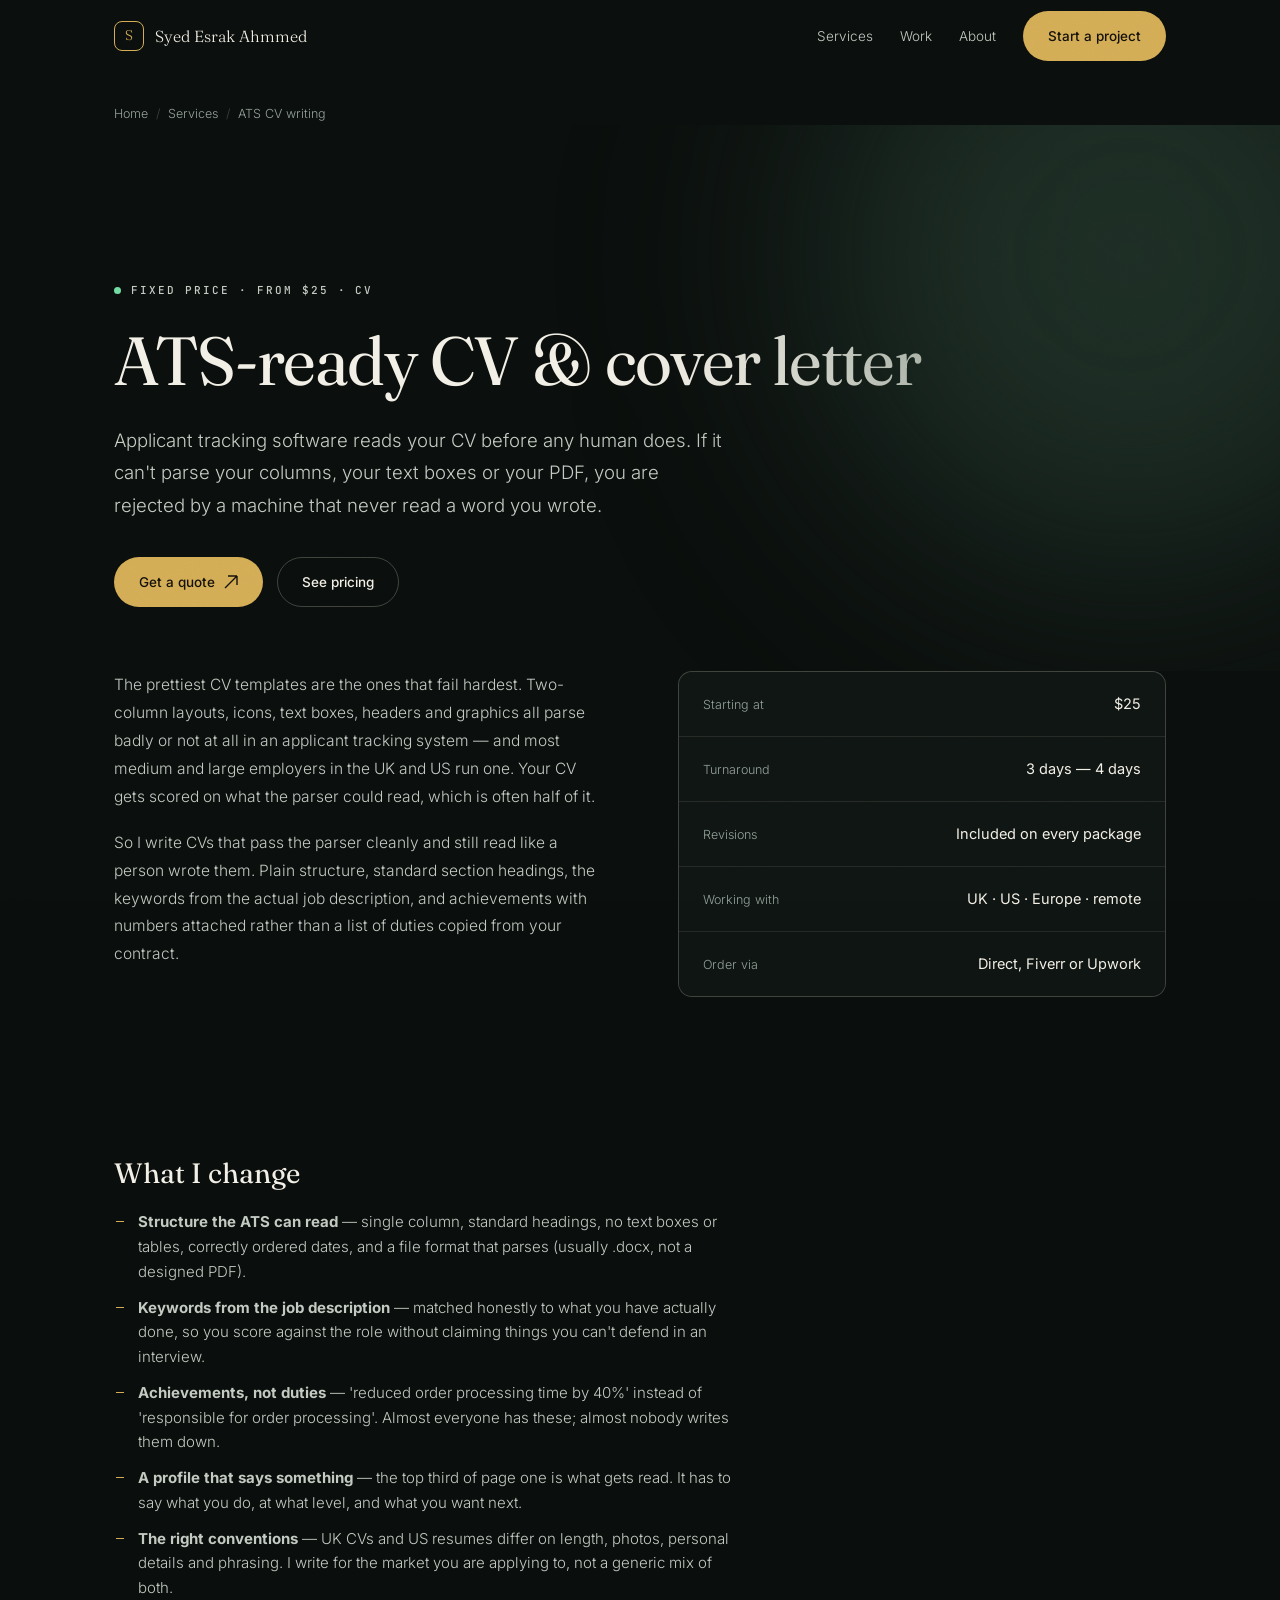
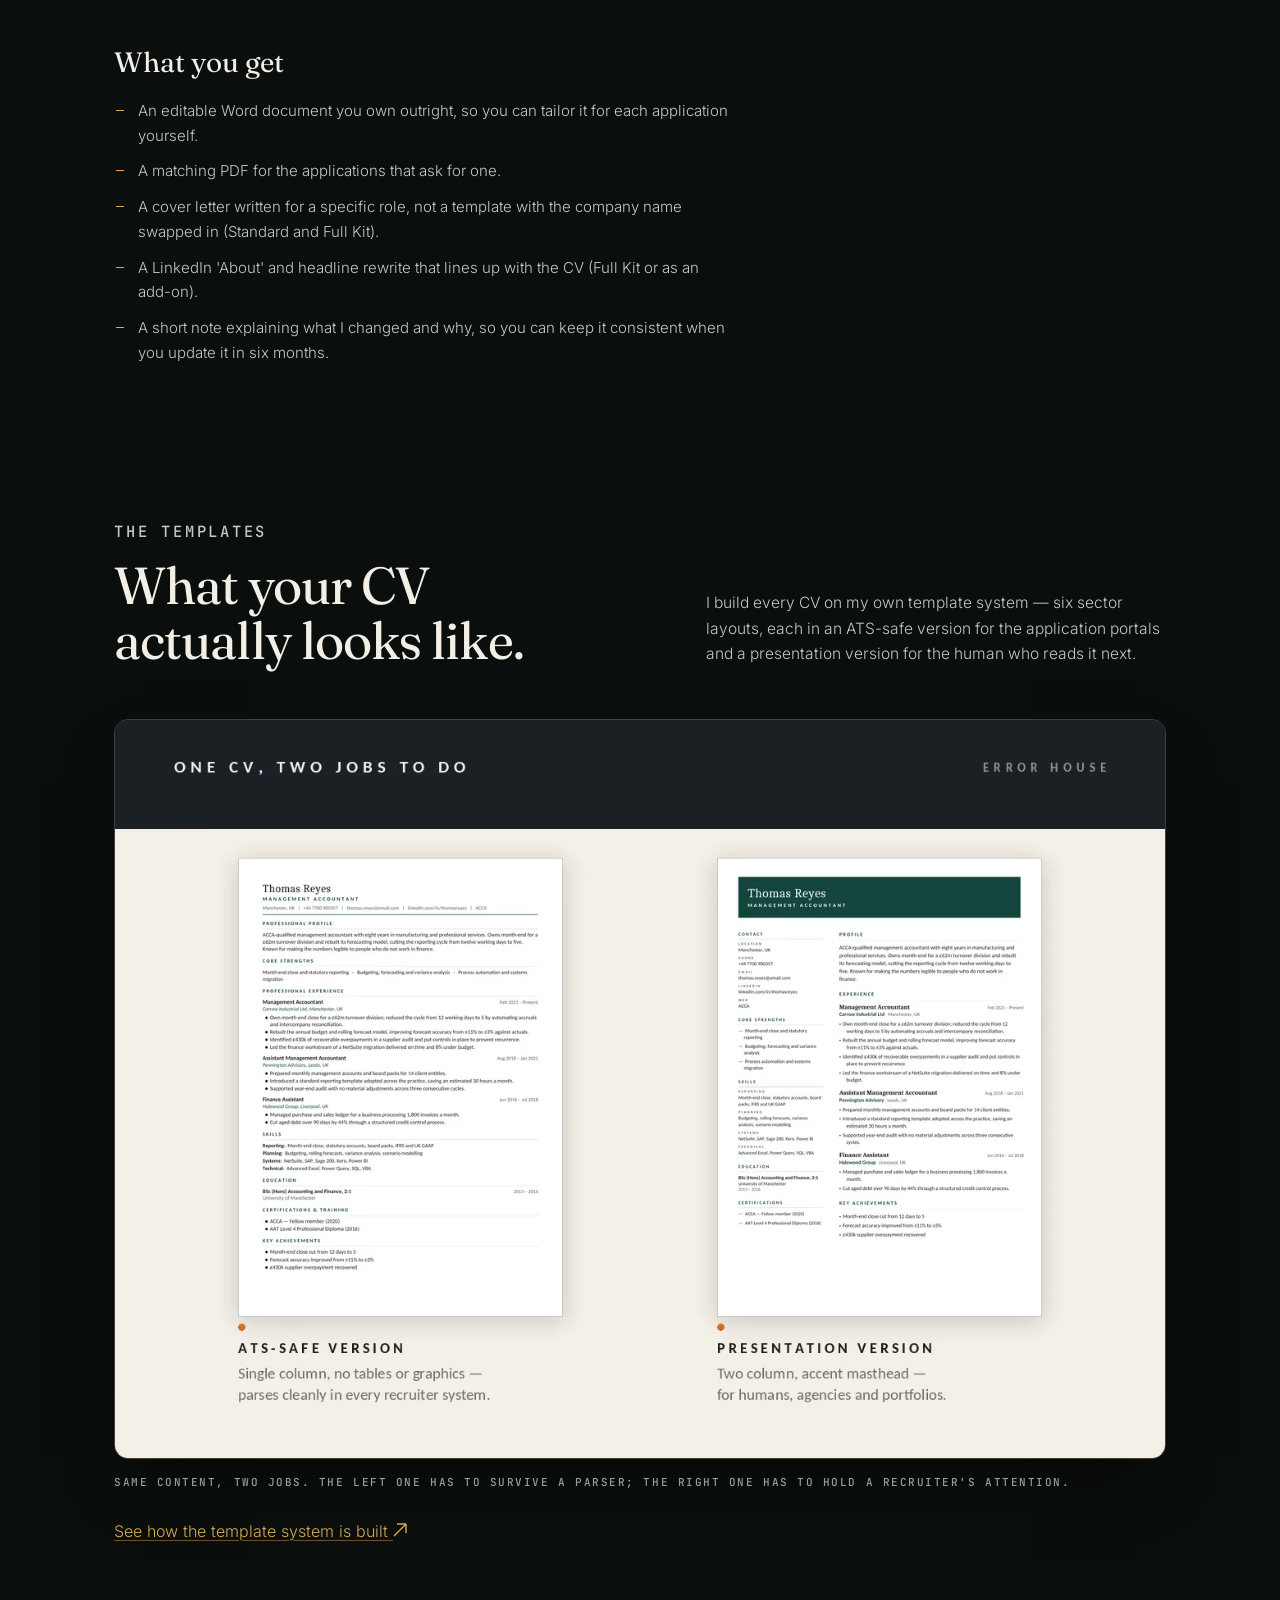
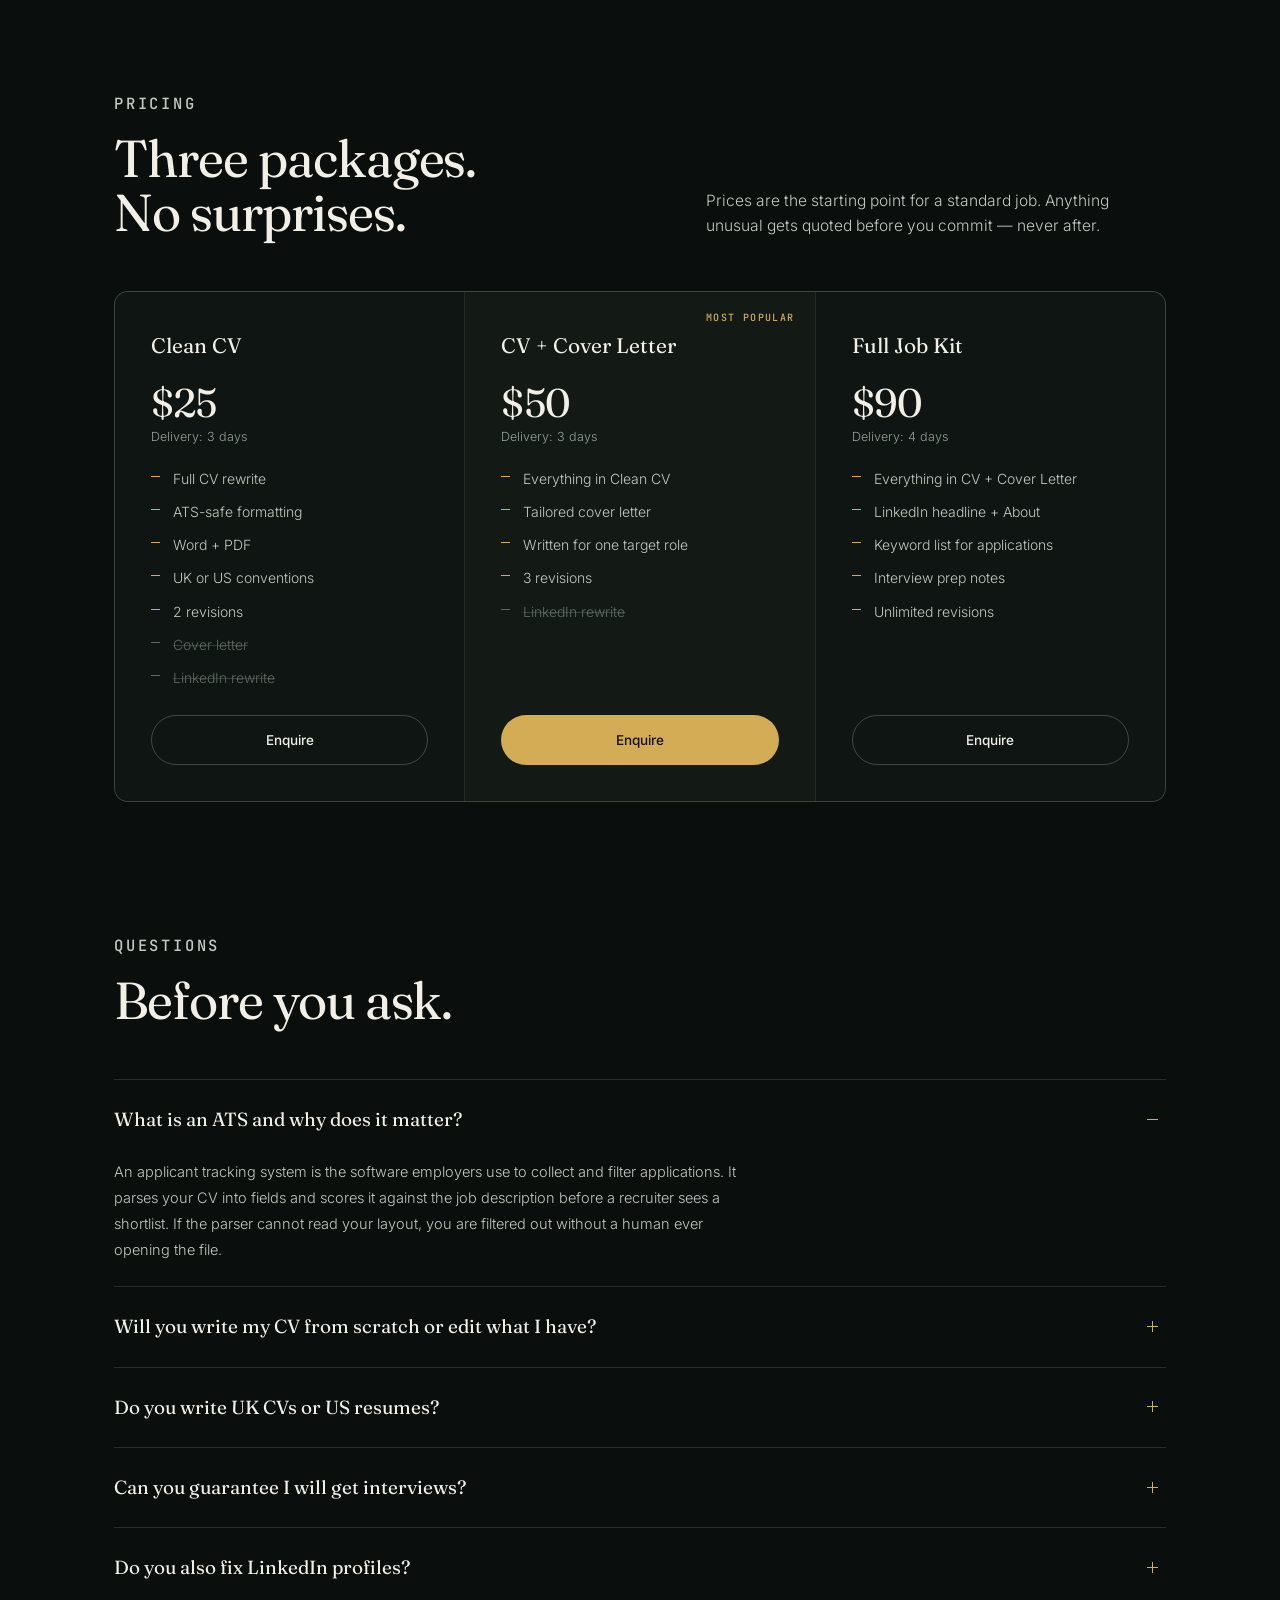
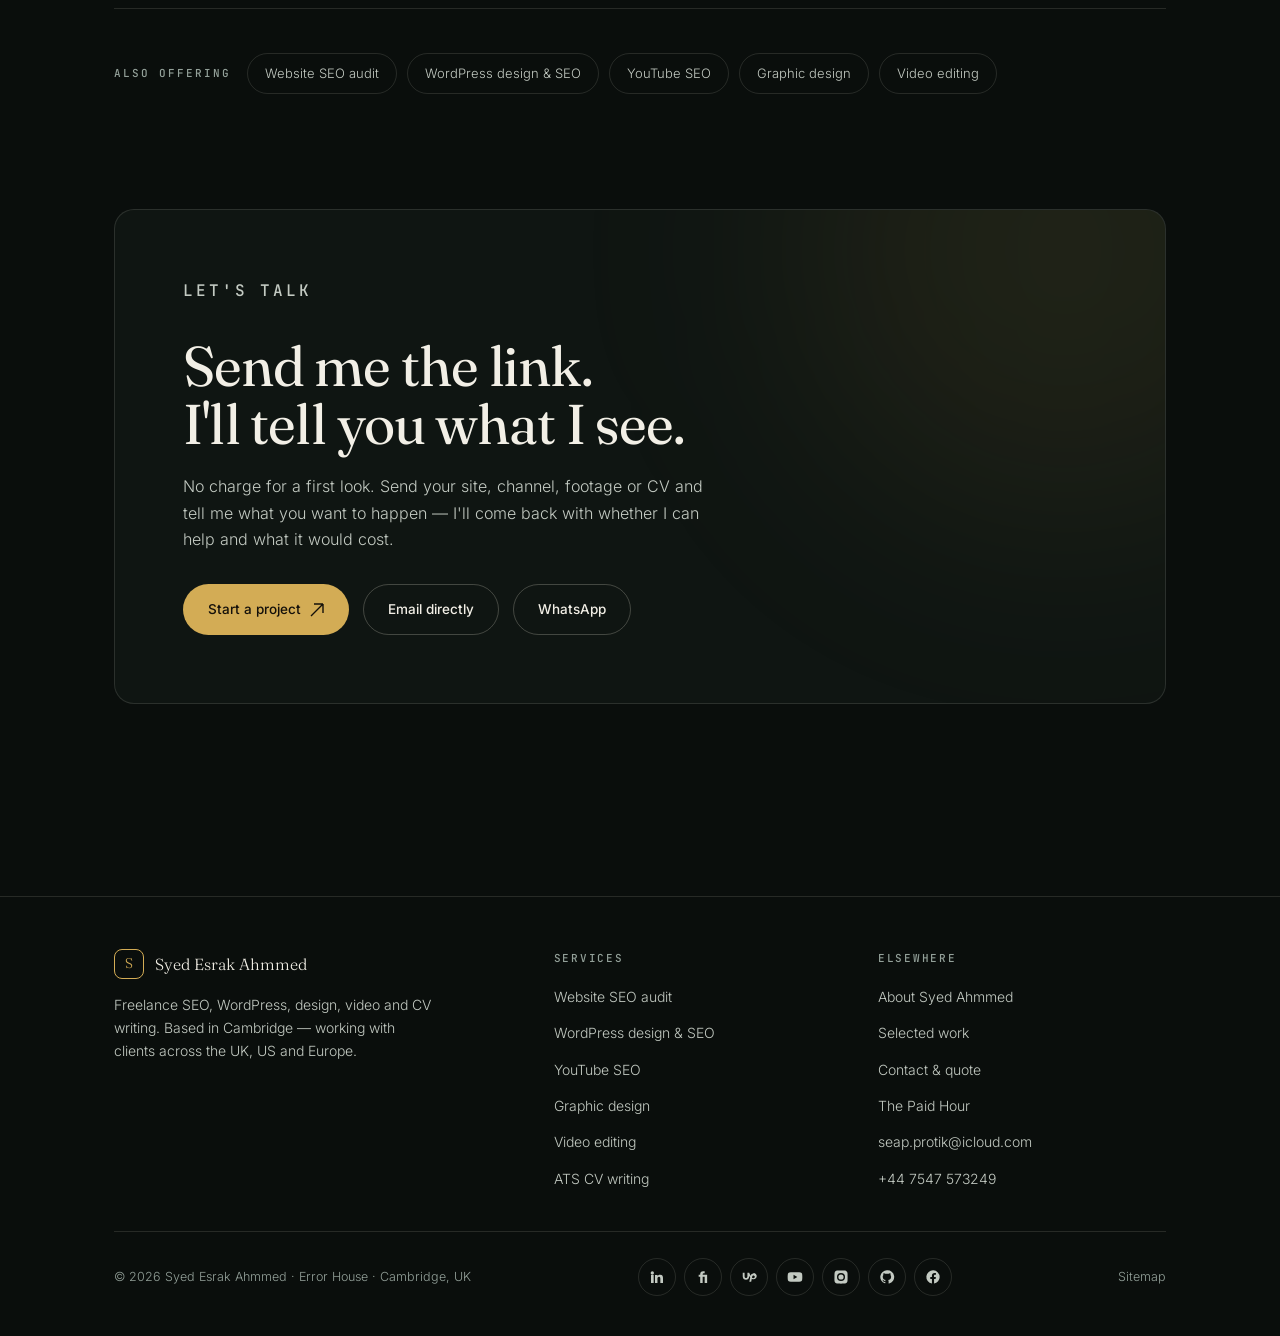
<file: cv-writing/index.html>
<!DOCTYPE html>
<html lang="en-GB" class="no-js">
<head>
<script>document.documentElement.classList.remove('no-js')</script>
<meta charset="utf-8">
<meta name="viewport" content="width=device-width, initial-scale=1">
<title>ATS CV Writing Service UK &amp; US | CV and Cover Letter</title>
<meta name="description" content="Professional CV writing that gets past the ATS and reads well to a human. UK CVs and US resumes, tailored cover letters and LinkedIn rewrites. From $25.">
<link rel="canonical" href="https://syed-esrak-ahmmed.github.io/cv-writing/">
<meta name="author" content="Syed Esrak Ahmmed">
<meta name="theme-color" content="#0A0E0C">
<meta property="og:type" content="website">
<meta property="og:site_name" content="Syed Esrak Ahmmed">
<meta property="og:locale" content="en_GB">
<meta property="og:title" content="ATS CV Writing Service UK &amp; US | CV and Cover Letter">
<meta property="og:description" content="Professional CV writing that gets past the ATS and reads well to a human. UK CVs and US resumes, tailored cover letters and LinkedIn rewrites. From $25.">
<meta property="og:url" content="https://syed-esrak-ahmmed.github.io/cv-writing/">
<meta property="og:image" content="https://syed-esrak-ahmmed.github.io/og.png">
<meta property="og:image:width" content="1200">
<meta property="og:image:height" content="630">
<meta property="og:image:alt" content="Syed Esrak Ahmmed — SEO and CV writing, Cambridge UK">
<meta name="twitter:card" content="summary_large_image">
<meta name="twitter:title" content="ATS CV Writing Service UK &amp; US | CV and Cover Letter">
<meta name="twitter:description" content="Professional CV writing that gets past the ATS and reads well to a human. UK CVs and US resumes, tailored cover letters and LinkedIn rewrites. From $25.">
<meta name="twitter:image" content="https://syed-esrak-ahmmed.github.io/og.png">
<link rel="preload" href="/fonts/fraunces.woff2" as="font" type="font/woff2" crossorigin>
<link rel="preload" href="/fonts/inter.woff2" as="font" type="font/woff2" crossorigin>
<link rel="stylesheet" href="/style.css">
<link rel="icon" href="/favicon.svg" type="image/svg+xml">
<link rel="apple-touch-icon" href="/icon-180.png">
<link rel="manifest" href="/site.webmanifest">
<script type="application/ld+json">{"@context":"https://schema.org","@graph":[{"@type":"WebSite","@id":"https://syed-esrak-ahmmed.github.io/#website","url":"https://syed-esrak-ahmmed.github.io/","name":"Syed Esrak Ahmmed — SEO, WordPress, Design & Video","inLanguage":"en-GB","publisher":{"@id":"https://syed-esrak-ahmmed.github.io/#person"}},{"@type":"Person","@id":"https://syed-esrak-ahmmed.github.io/#person","name":"Syed Esrak Ahmmed","alternateName":["Syed Ahmmed","Syed Ahmed","Syed Esrak","Syed Esrak Ahmed","Esrak Ahmmed","Syed Esrak A.","Seap","Esrak Official"],"givenName":"Syed","additionalName":"Esrak","familyName":"Ahmmed","description":"Syed Esrak Ahmmed — also written Syed Ahmmed — is a freelance SEO specialist, WordPress developer and graphic designer based in Cambridge, United Kingdom, and the founder of the studio Error House.","url":"https://syed-esrak-ahmmed.github.io/","mainEntityOfPage":{"@id":"https://syed-esrak-ahmmed.github.io/about/#profilepage"},"email":"mailto:seap.protik@icloud.com","telephone":"+44 7547 573249","image":{"@type":"ImageObject","@id":"https://syed-esrak-ahmmed.github.io/#logo","url":"https://syed-esrak-ahmmed.github.io/og.png","width":1200,"height":630,"caption":"Syed Esrak Ahmmed"},"jobTitle":["SEO Specialist","WordPress Developer","Web Designer","Graphic Designer"],"hasOccupation":{"@type":"Occupation","name":"Search Engine Optimisation Specialist","occupationLocation":{"@type":"City","name":"Cambridge"}},"alumniOf":{"@type":"CollegeOrUniversity","name":"Premier University of Technology"},"knowsLanguage":["en","bn","hi","ur"],"knowsAbout":["Search engine optimisation","Technical SEO","Keyword research","WordPress development","WooCommerce","YouTube SEO","Web design","Graphic design","Video editing","ATS resume writing"],"worksFor":{"@id":"https://syed-esrak-ahmmed.github.io/#business"},"homeLocation":{"@type":"Place","name":"Cambridge, United Kingdom"},"address":{"@type":"PostalAddress","addressLocality":"Cambridge","addressRegion":"Cambridgeshire","addressCountry":"GB"},"sameAs":["https://www.linkedin.com/in/syed-esrak-ahmmed-4987351a3/","https://github.com/Syed-Esrak-Ahmmed","https://www.fiverr.com/seap18","https://www.upwork.com/freelancers/~01e2ff8b6c2173f4e5","https://www.freelancer.com/u/seapprotik18","https://www.instagram.com/syed_esrak_ahmmed/","https://www.facebook.com/official.seap","https://www.youtube.com/@seapvlogs","https://linktr.ee/esrak_official","https://thepaidhour.com"]},{"@type":"ProfessionalService","@id":"https://syed-esrak-ahmmed.github.io/#business","name":"Error House — SEO, WordPress, Design & Video by Syed Esrak Ahmmed","url":"https://syed-esrak-ahmmed.github.io/","image":"https://syed-esrak-ahmmed.github.io/og.png","priceRange":"$$","email":"mailto:seap.protik@icloud.com","telephone":"+44 7547 573249","founder":{"@id":"https://syed-esrak-ahmmed.github.io/#person"},"foundingDate":"2022-11","address":{"@type":"PostalAddress","addressLocality":"Cambridge","addressRegion":"Cambridgeshire","addressCountry":"GB"},"areaServed":[{"@type":"Country","name":"United Kingdom"},{"@type":"Country","name":"United States"},{"@type":"Place","name":"Worldwide — remote"}],"knowsAbout":["Search engine optimisation","On-page SEO","Technical SEO audit","Keyword research","YouTube SEO","ATS resume writing","WordPress","WordPress SEO","Graphic design","Logo design","Video editing","Thumbnail design"],"hasOfferCatalog":{"@type":"OfferCatalog","name":"Services","itemListElement":[{"@type":"Offer","itemOffered":{"@type":"Service","name":"Website SEO audit and on-page fixes"}},{"@type":"Offer","itemOffered":{"@type":"Service","name":"YouTube SEO and channel optimisation"}},{"@type":"Offer","itemOffered":{"@type":"Service","name":"ATS CV and cover letter writing"}},{"@type":"Offer","itemOffered":{"@type":"Service","name":"WordPress website design and SEO"}},{"@type":"Offer","itemOffered":{"@type":"Service","name":"Graphic design and brand identity"}},{"@type":"Offer","itemOffered":{"@type":"Service","name":"Video editing for YouTube and ads"}}]}},{"@type":"BreadcrumbList","itemListElement":[{"@type":"ListItem","position":1,"name":"Home","item":"https://syed-esrak-ahmmed.github.io/"},{"@type":"ListItem","position":2,"name":"Services","item":"https://syed-esrak-ahmmed.github.io/services/"},{"@type":"ListItem","position":3,"name":"ATS CV writing","item":"https://syed-esrak-ahmmed.github.io/cv-writing/"}]},{"@type":"FAQPage","mainEntity":[{"@type":"Question","name":"What is an ATS and why does it matter?","acceptedAnswer":{"@type":"Answer","text":"An applicant tracking system is the software employers use to collect and filter applications. It parses your CV into fields and scores it against the job description before a recruiter sees a shortlist. If the parser cannot read your layout, you are filtered out without a human ever opening the file."}},{"@type":"Question","name":"Will you write my CV from scratch or edit what I have?","acceptedAnswer":{"@type":"Answer","text":"Whichever gets the better result. If you have a CV I usually rebuild it — keeping your facts, dates and achievements but changing the structure and language. If you are starting from nothing, I will send you a short set of questions to pull the material out."}},{"@type":"Question","name":"Do you write UK CVs or US resumes?","acceptedAnswer":{"@type":"Answer","text":"Both, and they are not the same document. A UK CV runs to two pages, carries no photo and uses British spelling. A US resume is usually one page, never includes date of birth or a photo, and phrases things differently. Tell me which market and I will write for it."}},{"@type":"Question","name":"Can you guarantee I will get interviews?","acceptedAnswer":{"@type":"Answer","text":"No — that depends on your experience, the market and how many roles you apply for. What I can do is make sure you are not being filtered out for a formatting reason, and that a recruiter reading page one understands what you do in ten seconds."}},{"@type":"Question","name":"Do you also fix LinkedIn profiles?","acceptedAnswer":{"@type":"Answer","text":"Yes. It comes with the Full Job Kit, or as a $25 add-on to any package. Recruiters search LinkedIn with the same keywords the ATS scores, so it is worth aligning the two."}}]},{"@type":"Service","name":"ATS CV writing","serviceType":"ATS CV writing","url":"https://syed-esrak-ahmmed.github.io/cv-writing/","provider":{"@id":"https://syed-esrak-ahmmed.github.io/#business"},"description":"Professional CV writing that gets past the ATS and reads well to a human. UK CVs and US resumes, tailored cover letters and LinkedIn rewrites. From $25.","areaServed":[{"@type":"Country","name":"United Kingdom"},{"@type":"Country","name":"United States"}],"offers":[{"@type":"Offer","name":"Clean CV","price":"25","priceCurrency":"USD","url":"https://syed-esrak-ahmmed.github.io/cv-writing/#pricing","availability":"https://schema.org/InStock"},{"@type":"Offer","name":"CV + Cover Letter","price":"50","priceCurrency":"USD","url":"https://syed-esrak-ahmmed.github.io/cv-writing/#pricing","availability":"https://schema.org/InStock"},{"@type":"Offer","name":"Full Job Kit","price":"90","priceCurrency":"USD","url":"https://syed-esrak-ahmmed.github.io/cv-writing/#pricing","availability":"https://schema.org/InStock"}]}]}</script>
</head>
<body>
<a class="skip" href="#main">Skip to content</a>
<header id="hdr">
<div class="wrap nav">
<a class="brand" href="/" aria-label="Syed Esrak Ahmmed — home"><span class="mark" aria-hidden="true">S</span> Syed Esrak Ahmmed</a>
<nav class="links" id="menu" aria-label="Main"><a href="/services/">Services</a><a href="/work/">Work</a><a href="/about/">About</a><a class="btn btn-gold" href="/contact/">Start a project</a></nav>
<button class="burger" id="burger" aria-label="Open menu" aria-expanded="false" aria-controls="menu"><span></span><span></span><span></span></button>
</div></header>
<main id="main">
<nav class="wrap crumbs" aria-label="Breadcrumb"><ol><li><a href="/">Home</a></li><li><a href="/services/">Services</a></li><li aria-current="page">ATS CV writing</li></ol></nav>
<section class="hero short"><div class="glow g1"></div><div class="wrap">
<p class="eyebrow mono rv"><span class="dot" aria-hidden="true"></span> Fixed price · from $25 · cv</p>
<h1 class="display rv">ATS-ready CV &amp; cover letter</h1>
<p class="lede rv">Applicant tracking software reads your CV before any human does. If it can't parse your columns, your text boxes or your PDF, you are rejected by a machine that never read a word you wrote.</p>
<div class="hero-cta rv"><a class="btn btn-gold" href="/contact/">Get a quote <svg width="14" height="14" viewBox="0 0 14 14" fill="none" aria-hidden="true"><path d="M1 13L13 1M13 1H4M13 1v9" stroke="currentColor" stroke-width="1.4"/></svg></a>
<a class="btn btn-ghost" href="#pricing">See pricing</a></div>
</div></section>

<section class="sec tight"><div class="wrap"><div class="about">
<div class="prose rv"><p>The prettiest CV templates are the ones that fail hardest. Two-column layouts, icons, text boxes, headers and graphics all parse badly or not at all in an applicant tracking system — and most medium and large employers in the UK and US run one. Your CV gets scored on what the parser could read, which is often half of it.</p><p>So I write CVs that pass the parser cleanly and still read like a person wrote them. Plain structure, standard section headings, the keywords from the actual job description, and achievements with numbers attached rather than a list of duties copied from your contract.</p></div>
<div class="rv"><div class="facts">
<div class="fact"><span>Starting at</span><b>$25</b></div>
<div class="fact"><span>Turnaround</span><b>3 days — 4 days</b></div>
<div class="fact"><span>Revisions</span><b>Included on every package</b></div>
<div class="fact"><span>Working with</span><b>UK · US · Europe · remote</b></div>
<div class="fact"><span>Order via</span><b>Direct, Fiverr or Upwork</b></div>
</div></div></div></div></section>

<section class="sec tight"><div class="wrap"><div class="prose" style="max-width:none"><div class="rv"><h3>What I change</h3><ul><li><strong>Structure the ATS can read</strong> — single column, standard headings, no text boxes or tables, correctly ordered dates, and a file format that parses (usually .docx, not a designed PDF).</li><li><strong>Keywords from the job description</strong> — matched honestly to what you have actually done, so you score against the role without claiming things you can't defend in an interview.</li><li><strong>Achievements, not duties</strong> — 'reduced order processing time by 40%' instead of 'responsible for order processing'. Almost everyone has these; almost nobody writes them down.</li><li><strong>A profile that says something</strong> — the top third of page one is what gets read. It has to say what you do, at what level, and what you want next.</li><li><strong>The right conventions</strong> — UK CVs and US resumes differ on length, photos, personal details and phrasing. I write for the market you are applying to, not a generic mix of both.</li></ul></div><div class="rv"><h3>What you get</h3><ul><li>An editable Word document you own outright, so you can tailor it for each application yourself.</li><li>A matching PDF for the applications that ask for one.</li><li>A cover letter written for a specific role, not a template with the company name swapped in (Standard and Full Kit).</li><li>A LinkedIn 'About' and headline rewrite that lines up with the CV (Full Kit or as an add-on).</li><li>A short note explaining what I changed and why, so you can keep it consistent when you update it in six months.</li></ul></div></div></div></section>

<section class="sec tight"><div class="wrap">
<div class="sec-head rv"><div><p class="mono gold">The templates</p><h2 class="display">What your CV<br>actually looks like.</h2></div>
<p>I build every CV on my own template system &mdash; six sector layouts, each in an ATS-safe version for the application portals and a presentation version for the human who reads it next.</p></div>
<figure class="shot rv"><img src="/img/cv-templates-compare.webp" width="1280" height="900" alt="The same CV in two versions: single-column ATS-safe layout beside a two-column presentation layout" loading="lazy" decoding="async">
<figcaption>Same content, two jobs. The left one has to survive a parser; the right one has to hold a recruiter's attention.</figcaption></figure>
<p class="rv" style="margin-top:26px"><a href="/work/cv-template-system/">See how the template system is built <svg width="14" height="14" viewBox="0 0 14 14" fill="none" aria-hidden="true"><path d="M1 13L13 1M13 1H4M13 1v9" stroke="currentColor" stroke-width="1.4"/></svg></a></p>
</div></section>

<section class="sec tight" id="pricing"><div class="wrap">
<div class="sec-head rv"><div><p class="mono gold">Pricing</p><h2 class="display">Three packages.<br>No surprises.</h2></div>
<p>Prices are the starting point for a standard job. Anything unusual gets quoted before you commit — never after.</p></div>
<div class="tiers"><div class="tier rv"><h3>Clean CV</h3><p class="amt display">$25</p>
<p class="dl">Delivery: 3 days</p><ul><li>Full CV rewrite</li><li>ATS-safe formatting</li><li>Word + PDF</li><li>UK or US conventions</li><li>2 revisions</li><li class="no">Cover letter</li><li class="no">LinkedIn rewrite</li></ul>
<a class="btn btn-ghost" href="/contact/">Enquire</a></div><div class="tier best rv"><h3>CV + Cover Letter</h3><p class="amt display">$50</p>
<p class="dl">Delivery: 3 days</p><ul><li>Everything in Clean CV</li><li>Tailored cover letter</li><li>Written for one target role</li><li>3 revisions</li><li class="no">LinkedIn rewrite</li></ul>
<a class="btn btn-gold" href="/contact/">Enquire</a></div><div class="tier rv"><h3>Full Job Kit</h3><p class="amt display">$90</p>
<p class="dl">Delivery: 4 days</p><ul><li>Everything in CV + Cover Letter</li><li>LinkedIn headline + About</li><li>Keyword list for applications</li><li>Interview prep notes</li><li>Unlimited revisions</li></ul>
<a class="btn btn-ghost" href="/contact/">Enquire</a></div></div></div></section>

<section class="sec tight"><div class="wrap">
<div class="sec-head rv"><div><p class="mono gold">Questions</p><h2 class="display">Before you ask.</h2></div></div>
<div class="faq"><details class="rv" open><summary>What is an ATS and why does it matter?</summary><p class="ans">An applicant tracking system is the software employers use to collect and filter applications. It parses your CV into fields and scores it against the job description before a recruiter sees a shortlist. If the parser cannot read your layout, you are filtered out without a human ever opening the file.</p></details><details class="rv"><summary>Will you write my CV from scratch or edit what I have?</summary><p class="ans">Whichever gets the better result. If you have a CV I usually rebuild it — keeping your facts, dates and achievements but changing the structure and language. If you are starting from nothing, I will send you a short set of questions to pull the material out.</p></details><details class="rv"><summary>Do you write UK CVs or US resumes?</summary><p class="ans">Both, and they are not the same document. A UK CV runs to two pages, carries no photo and uses British spelling. A US resume is usually one page, never includes date of birth or a photo, and phrases things differently. Tell me which market and I will write for it.</p></details><details class="rv"><summary>Can you guarantee I will get interviews?</summary><p class="ans">No — that depends on your experience, the market and how many roles you apply for. What I can do is make sure you are not being filtered out for a formatting reason, and that a recruiter reading page one understands what you do in ten seconds.</p></details><details class="rv"><summary>Do you also fix LinkedIn profiles?</summary><p class="ans">Yes. It comes with the Full Job Kit, or as a $25 add-on to any package. Recruiters search LinkedIn with the same keywords the ATS scores, so it is worth aligning the two.</p></details></div>
<div class="also rv" style="margin-top:44px"><span class="mono" style="align-self:center;color:var(--muted);margin-right:6px">Also offering</span><a class="chip" href="/seo-audit/">Website SEO audit</a><a class="chip" href="/wordpress-seo/">WordPress design &amp; SEO</a><a class="chip" href="/youtube-seo/">YouTube SEO</a><a class="chip" href="/graphic-design/">Graphic design</a><a class="chip" href="/video-editing/">Video editing</a></div>
</div></section>
<section class="sec tight"><div class="wrap">
<div class="cta rv"><div class="glow"></div>
<p class="mono gold" style="position:relative">Let's talk</p>
<h2 class="display">Send me the link.<br>I'll tell you what I see.</h2>
<p>No charge for a first look. Send your site, channel, footage or CV and tell me what you want to happen — I'll come back with whether I can help and what it would cost.</p>
<div class="cta-row">
<a class="btn btn-gold" href="/contact/">Start a project <svg width="14" height="14" viewBox="0 0 14 14" fill="none" aria-hidden="true"><path d="M1 13L13 1M13 1H4M13 1v9" stroke="currentColor" stroke-width="1.4"/></svg></a>
<a class="btn btn-ghost" href="mailto:seap.protik@icloud.com">Email directly</a>
<a class="btn btn-ghost" href="https://wa.me/447547573249" target="_blank" rel="noopener">WhatsApp</a>
</div></div></div></section>
</main>
<footer>
<div class="wrap">
<div class="fgrid">
  <div>
    <div class="brand" style="margin-bottom:14px"><span class="mark" aria-hidden="true">S</span> Syed Esrak Ahmmed</div>
    <p>Freelance SEO, WordPress, design, video and CV writing. Based in Cambridge — working with clients across the UK, US and Europe.</p>
  </div>
  <div>
    <h2>Services</h2>
    <ul>
      <li><a href="/seo-audit/">Website SEO audit</a></li>
      <li><a href="/wordpress-seo/">WordPress design &amp; SEO</a></li>
      <li><a href="/youtube-seo/">YouTube SEO</a></li>
      <li><a href="/graphic-design/">Graphic design</a></li>
      <li><a href="/video-editing/">Video editing</a></li>
      <li><a href="/cv-writing/">ATS CV writing</a></li>
    </ul>
  </div>
  <div>
    <h2>Elsewhere</h2>
    <ul>
      <li><a href="/about/">About Syed Ahmmed</a></li>
      <li><a href="/work/">Selected work</a></li>
      <li><a href="/contact/">Contact &amp; quote</a></li>
      <li><a href="https://thepaidhour.com" target="_blank" rel="noopener">The Paid Hour</a></li>
      <li><a href="mailto:seap.protik@icloud.com">seap.protik@icloud.com</a></li>
      <li><a href="tel:+447547573249">+44 7547 573249</a></li>
    </ul>
  </div>
</div>
<div class="foot">
  <small>© <span id="yr">2026</span> Syed Esrak Ahmmed · Error House · Cambridge, UK</small>
  <div class="social"><a href="https://www.linkedin.com/in/syed-esrak-ahmmed-4987351a3/" target="_blank" rel="noopener me" aria-label="LinkedIn"><svg width="16" height="16" viewBox="0 0 24 24" fill="currentColor" aria-hidden="true"><path d="M4.98 3.5a2.5 2.5 0 11-.02 5 2.5 2.5 0 01.02-5zM3 9h4v12H3zM9 9h3.8v1.7h.05c.53-1 1.83-2.05 3.77-2.05C20.5 8.65 21 11 21 14.2V21h-4v-6c0-1.43-.03-3.27-2-3.27-2 0-2.3 1.56-2.3 3.17V21H9z"/></svg></a><a href="https://www.fiverr.com/seap18" target="_blank" rel="noopener me" aria-label="Fiverr"><svg width="16" height="16" viewBox="0 0 24 24" fill="currentColor" aria-hidden="true"><path d="M14.5 8.5h-3V7.8c0-.9.6-1.3 1.5-1.3h1.5V3.5h-2.2c-2.9 0-4.5 1.6-4.5 4.3v.7H5.5v3h2.3V21h3.7v-9.5h3V21h3.7V8.5z"/></svg></a><a href="https://www.upwork.com/freelancers/~01e2ff8b6c2173f4e5" target="_blank" rel="noopener me" aria-label="Upwork"><svg width="16" height="16" viewBox="0 0 24 24" fill="currentColor" aria-hidden="true"><path d="M18.6 6.9c-2 0-3.5 1.3-4.1 3.4-1-1.5-1.7-3.2-2.1-4.5H9.6v5.4c0 1.3-.9 2.3-2.1 2.3s-2.1-1-2.1-2.3V5.8H2.6v5.4c0 2.9 2.1 5 4.9 5 2.7 0 4.8-2.1 4.8-5v-.9c.4.8.9 1.7 1.5 2.5l-1.3 6.4h2.8l.9-4.5c.8.5 1.7.8 2.7.8 2.6 0 4.7-2.2 4.7-4.9 0-2.6-2.1-4.7-4.7-4.7zm0 6.9c-.8 0-1.6-.3-2.2-.9l.2-.9c.2-1.3 1-2.3 2-2.3 1.2 0 2.1 1 2.1 2.1s-.9 2-2.1 2z"/></svg></a><a href="https://www.youtube.com/@seapvlogs" target="_blank" rel="noopener me" aria-label="YouTube"><svg width="16" height="16" viewBox="0 0 24 24" fill="currentColor" aria-hidden="true"><path d="M23 12s0-3.4-.4-5c-.3-.9-1-1.6-1.9-1.9C19 4.7 12 4.7 12 4.7s-7 0-8.7.4c-.9.3-1.6 1-1.9 1.9C1 8.6 1 12 1 12s0 3.4.4 5c.3.9 1 1.6 1.9 1.9 1.7.4 8.7.4 8.7.4s7 0 8.7-.4c.9-.3 1.6-1 1.9-1.9.4-1.6.4-5 .4-5zM9.8 15.3V8.7l5.7 3.3z"/></svg></a><a href="https://www.instagram.com/syed_esrak_ahmmed/" target="_blank" rel="noopener me" aria-label="Instagram"><svg width="16" height="16" viewBox="0 0 24 24" fill="currentColor" aria-hidden="true"><path d="M12 2.2c3.2 0 3.6 0 4.9.07 1.2.05 1.8.25 2.2.42.6.22 1 .48 1.4.9.42.42.68.82.9 1.4.17.42.37 1.03.42 2.2.07 1.3.07 1.7.07 4.9s0 3.6-.07 4.9c-.05 1.2-.25 1.8-.42 2.2a3.9 3.9 0 01-.9 1.4c-.42.42-.82.68-1.4.9-.42.17-1.03.37-2.2.42-1.3.07-1.7.07-4.9.07s-3.6 0-4.9-.07c-1.2-.05-1.8-.25-2.2-.42a3.9 3.9 0 01-1.4-.9 3.9 3.9 0 01-.9-1.4c-.17-.42-.37-1.03-.42-2.2C2.2 15.6 2.2 15.2 2.2 12s0-3.6.07-4.9c.05-1.2.25-1.8.42-2.2.22-.6.48-1 .9-1.4.42-.42.82-.68 1.4-.9.42-.17 1.03-.37 2.2-.42C8.4 2.2 8.8 2.2 12 2.2zm0 3.8a6 6 0 100 12 6 6 0 000-12zm0 9.9a3.9 3.9 0 110-7.8 3.9 3.9 0 010 7.8zm7.6-10.1a1.4 1.4 0 11-2.8 0 1.4 1.4 0 012.8 0z"/></svg></a><a href="https://github.com/Syed-Esrak-Ahmmed" target="_blank" rel="noopener me" aria-label="GitHub"><svg width="16" height="16" viewBox="0 0 24 24" fill="currentColor" aria-hidden="true"><path d="M12 2a10 10 0 00-3.2 19.5c.5.1.7-.2.7-.5v-1.7C6.7 19.8 6.1 18 6.1 18c-.4-1.1-1-1.4-1-1.4-.9-.6.1-.6.1-.6 1 .1 1.5 1 1.5 1 .9 1.5 2.3 1.1 2.8.8.1-.6.3-1.1.6-1.3-2.2-.3-4.5-1.1-4.5-4.9 0-1.1.4-2 1-2.7-.1-.2-.4-1.2.1-2.6 0 0 .8-.3 2.7 1a9.4 9.4 0 015 0c1.9-1.3 2.7-1 2.7-1 .5 1.4.2 2.4.1 2.6.6.7 1 1.6 1 2.7 0 3.8-2.3 4.6-4.5 4.9.3.3.7 1 .7 1.9v2.8c0 .3.2.6.7.5A10 10 0 0012 2z"/></svg></a><a href="https://www.facebook.com/official.seap" target="_blank" rel="noopener me" aria-label="Facebook"><svg width="16" height="16" viewBox="0 0 24 24" fill="currentColor" aria-hidden="true"><path d="M22 12a10 10 0 10-11.6 9.9v-7H7.9V12h2.5V9.8c0-2.5 1.5-3.9 3.8-3.9 1.1 0 2.2.2 2.2.2v2.5h-1.3c-1.2 0-1.6.8-1.6 1.6V12h2.8l-.4 2.9h-2.3v7A10 10 0 0022 12z"/></svg></a></div>
  <small><a href="/sitemap.xml">Sitemap</a></small>
</div>
</div></footer>
<script>
(function(){var h=document.getElementById('hdr'),s=function(){h.classList.toggle('solid',scrollY>24)};s();addEventListener('scroll',s,{passive:true});
var b=document.getElementById('burger'),m=document.getElementById('menu');
b.addEventListener('click',function(){var o=m.classList.toggle('open');b.setAttribute('aria-expanded',o);b.setAttribute('aria-label',o?'Close menu':'Open menu')});
m.addEventListener('click',function(e){if(e.target.closest('a'))m.classList.remove('open')});
var y=document.getElementById('yr');if(y)y.textContent=new Date().getFullYear();
if('IntersectionObserver' in window){var io=new IntersectionObserver(function(es){es.forEach(function(e){if(e.isIntersecting){e.target.classList.add('in');io.unobserve(e.target)}})},{threshold:.1,rootMargin:'0px 0px -6% 0px'});
var el=document.querySelectorAll('.rv');for(var i=0;i<el.length;i++){el[i].style.transitionDelay=(Math.min(i,6)*45)+'ms';io.observe(el[i])}}
else{var el2=document.querySelectorAll('.rv');for(var j=0;j<el2.length;j++)el2[j].classList.add('in')}
setTimeout(function(){var el3=document.querySelectorAll('.rv:not(.in)');for(var k=0;k<el3.length;k++)el3[k].classList.add('in')},1400);
})();
</script>
</body>
</html>
</file>
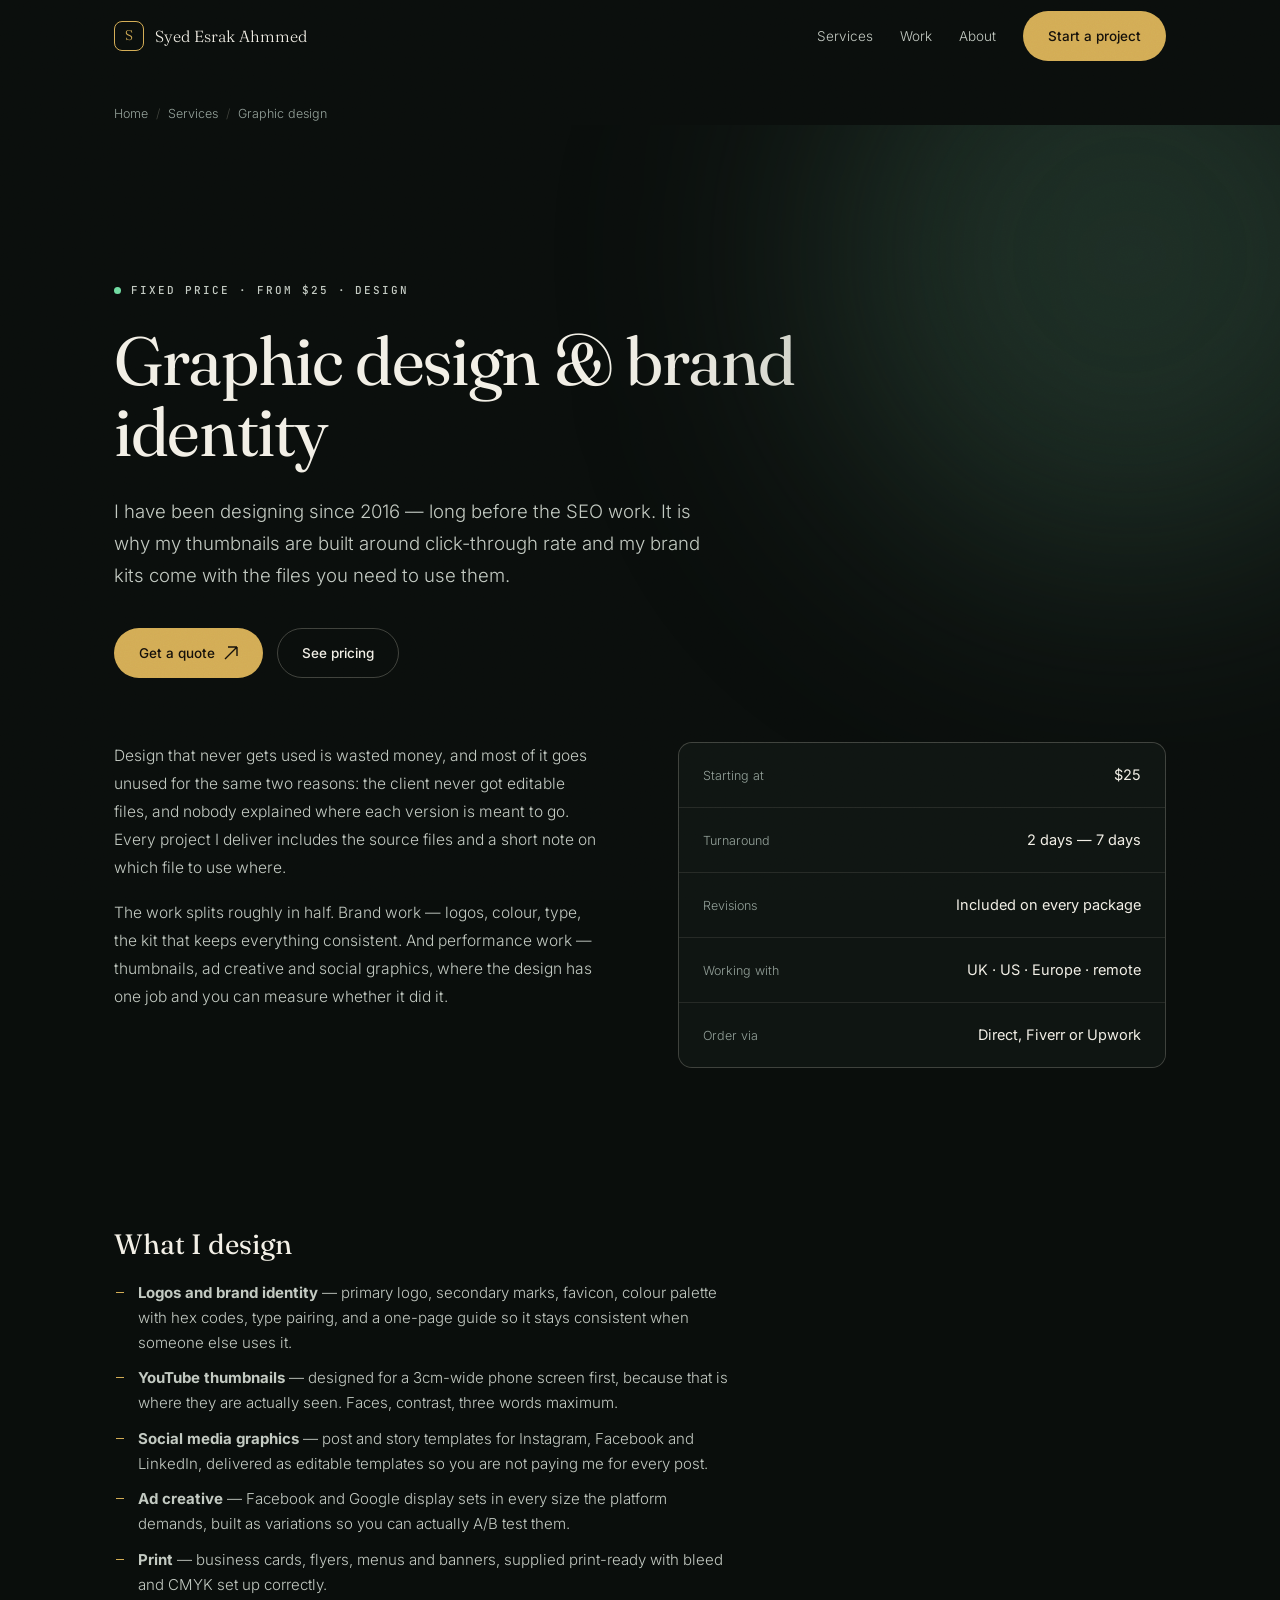
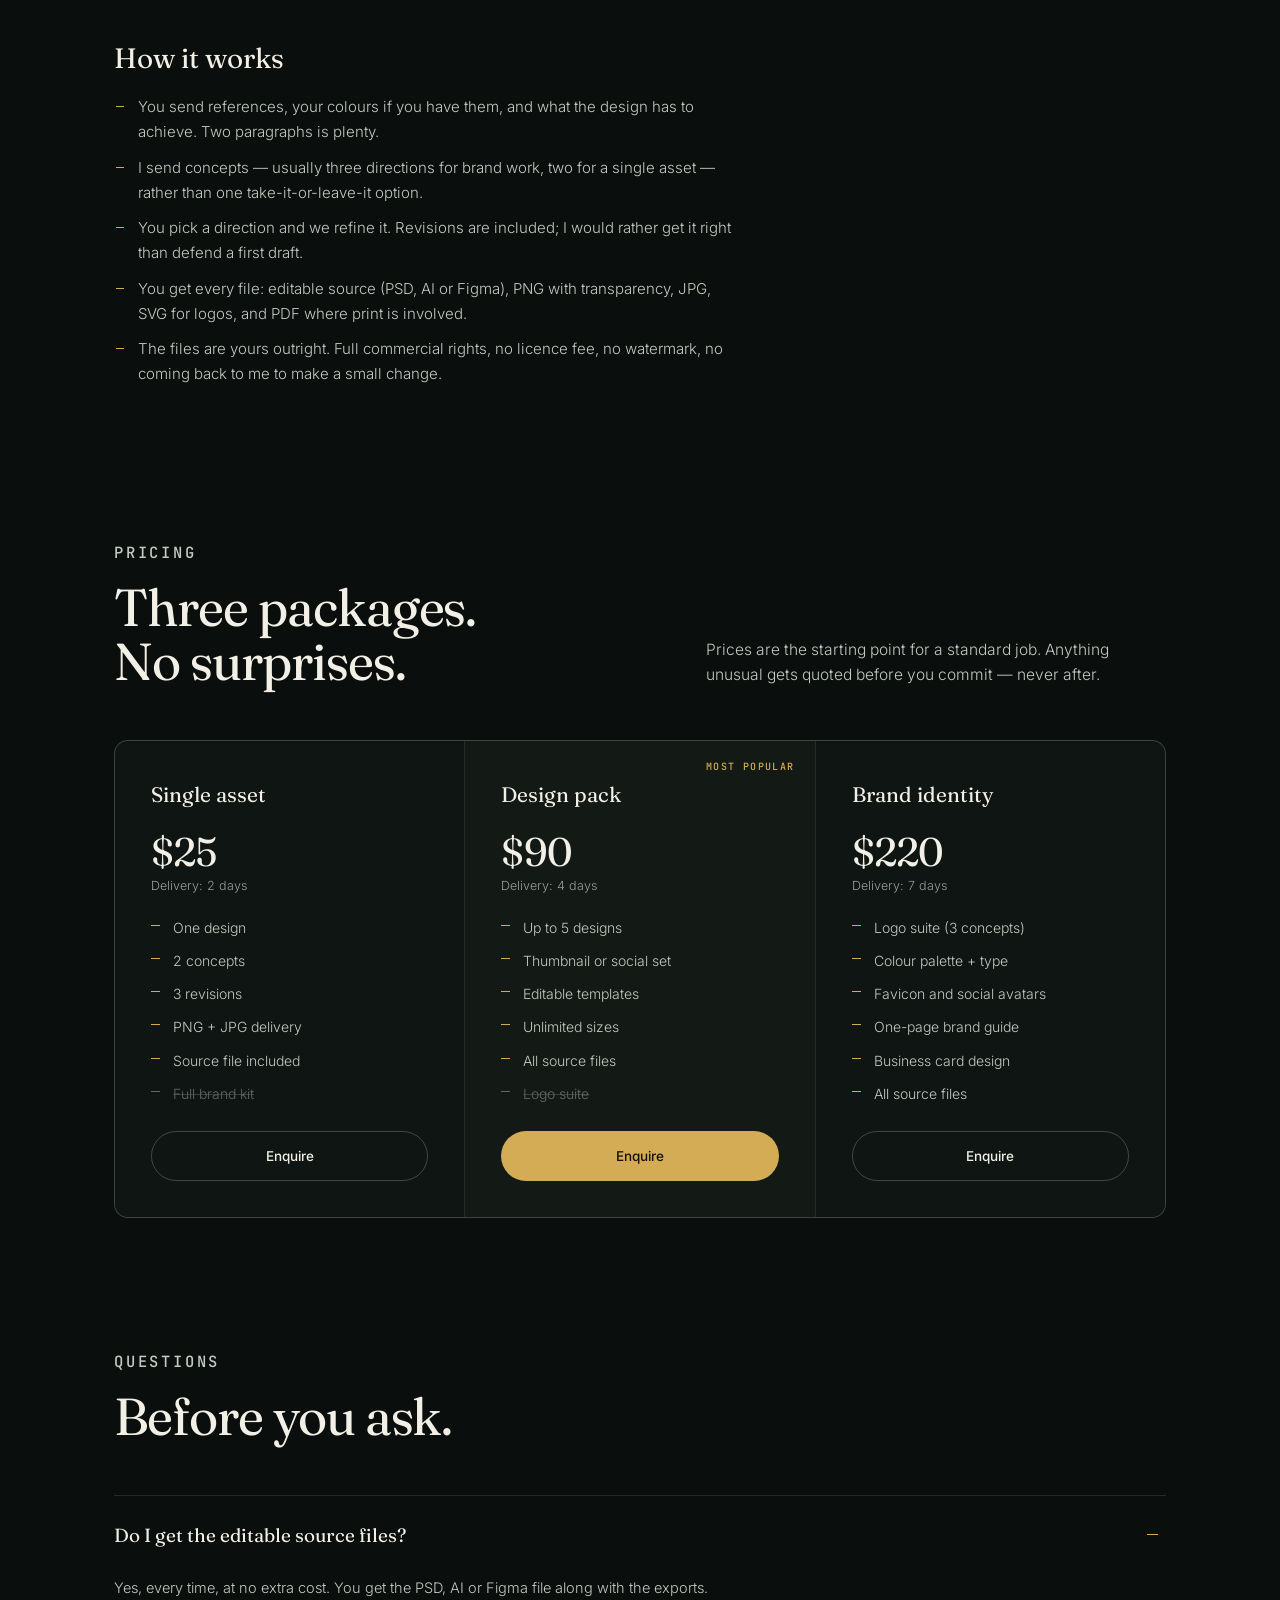
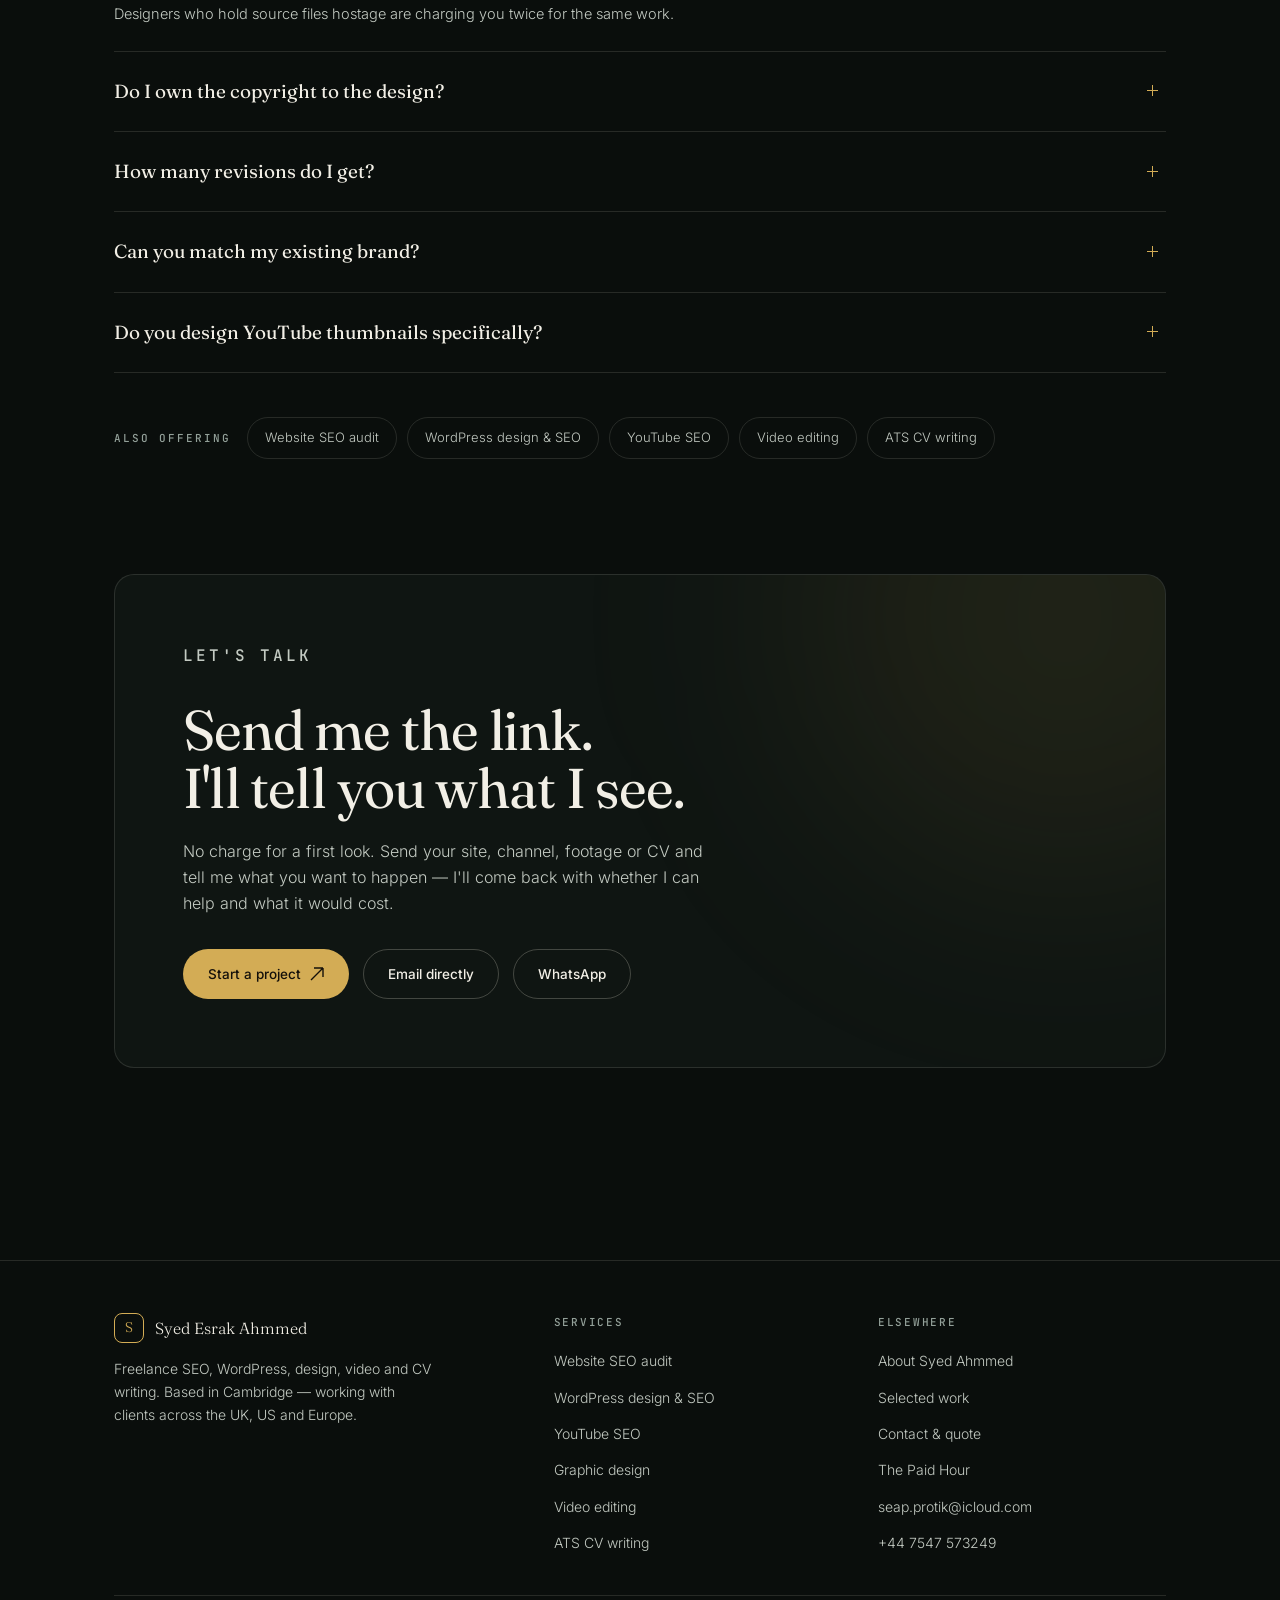
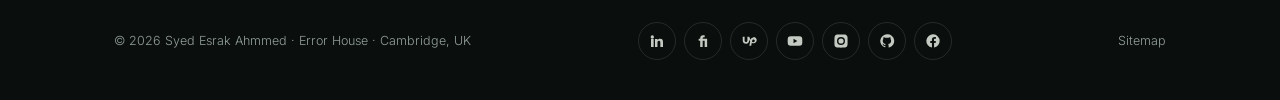
<file: graphic-design/index.html>
<!DOCTYPE html>
<html lang="en-GB" class="no-js">
<head>
<script>document.documentElement.classList.remove('no-js')</script>
<meta charset="utf-8">
<meta name="viewport" content="width=device-width, initial-scale=1">
<title>Freelance Graphic Design | Logos, Thumbnails &amp; Branding</title>
<meta name="description" content="Freelance graphic design since 2016: logos, brand identity, YouTube thumbnails, social media graphics, banners and print. Source files included. From $25.">
<link rel="canonical" href="https://syed-esrak-ahmmed.github.io/graphic-design/">
<meta name="author" content="Syed Esrak Ahmmed">
<meta name="theme-color" content="#0A0E0C">
<meta property="og:type" content="website">
<meta property="og:site_name" content="Syed Esrak Ahmmed">
<meta property="og:locale" content="en_GB">
<meta property="og:title" content="Freelance Graphic Design | Logos, Thumbnails &amp; Branding">
<meta property="og:description" content="Freelance graphic design since 2016: logos, brand identity, YouTube thumbnails, social media graphics, banners and print. Source files included. From $25.">
<meta property="og:url" content="https://syed-esrak-ahmmed.github.io/graphic-design/">
<meta property="og:image" content="https://syed-esrak-ahmmed.github.io/og.png">
<meta property="og:image:width" content="1200">
<meta property="og:image:height" content="630">
<meta property="og:image:alt" content="Syed Esrak Ahmmed — SEO and CV writing, Cambridge UK">
<meta name="twitter:card" content="summary_large_image">
<meta name="twitter:title" content="Freelance Graphic Design | Logos, Thumbnails &amp; Branding">
<meta name="twitter:description" content="Freelance graphic design since 2016: logos, brand identity, YouTube thumbnails, social media graphics, banners and print. Source files included. From $25.">
<meta name="twitter:image" content="https://syed-esrak-ahmmed.github.io/og.png">
<link rel="preload" href="/fonts/fraunces.woff2" as="font" type="font/woff2" crossorigin>
<link rel="preload" href="/fonts/inter.woff2" as="font" type="font/woff2" crossorigin>
<link rel="stylesheet" href="/style.css">
<link rel="icon" href="/favicon.svg" type="image/svg+xml">
<link rel="apple-touch-icon" href="/icon-180.png">
<link rel="manifest" href="/site.webmanifest">
<script type="application/ld+json">{"@context":"https://schema.org","@graph":[{"@type":"WebSite","@id":"https://syed-esrak-ahmmed.github.io/#website","url":"https://syed-esrak-ahmmed.github.io/","name":"Syed Esrak Ahmmed — SEO, WordPress, Design & Video","inLanguage":"en-GB","publisher":{"@id":"https://syed-esrak-ahmmed.github.io/#person"}},{"@type":"Person","@id":"https://syed-esrak-ahmmed.github.io/#person","name":"Syed Esrak Ahmmed","alternateName":["Syed Ahmmed","Syed Ahmed","Syed Esrak","Syed Esrak Ahmed","Esrak Ahmmed","Syed Esrak A.","Seap","Esrak Official"],"givenName":"Syed","additionalName":"Esrak","familyName":"Ahmmed","description":"Syed Esrak Ahmmed — also written Syed Ahmmed — is a freelance SEO specialist, WordPress developer and graphic designer based in Cambridge, United Kingdom, and the founder of the studio Error House.","url":"https://syed-esrak-ahmmed.github.io/","mainEntityOfPage":{"@id":"https://syed-esrak-ahmmed.github.io/about/#profilepage"},"email":"mailto:seap.protik@icloud.com","telephone":"+44 7547 573249","image":{"@type":"ImageObject","@id":"https://syed-esrak-ahmmed.github.io/#logo","url":"https://syed-esrak-ahmmed.github.io/og.png","width":1200,"height":630,"caption":"Syed Esrak Ahmmed"},"jobTitle":["SEO Specialist","WordPress Developer","Web Designer","Graphic Designer"],"hasOccupation":{"@type":"Occupation","name":"Search Engine Optimisation Specialist","occupationLocation":{"@type":"City","name":"Cambridge"}},"alumniOf":{"@type":"CollegeOrUniversity","name":"Premier University of Technology"},"knowsLanguage":["en","bn","hi","ur"],"knowsAbout":["Search engine optimisation","Technical SEO","Keyword research","WordPress development","WooCommerce","YouTube SEO","Web design","Graphic design","Video editing","ATS resume writing"],"worksFor":{"@id":"https://syed-esrak-ahmmed.github.io/#business"},"homeLocation":{"@type":"Place","name":"Cambridge, United Kingdom"},"address":{"@type":"PostalAddress","addressLocality":"Cambridge","addressRegion":"Cambridgeshire","addressCountry":"GB"},"sameAs":["https://www.linkedin.com/in/syed-esrak-ahmmed-4987351a3/","https://github.com/Syed-Esrak-Ahmmed","https://www.fiverr.com/seap18","https://www.upwork.com/freelancers/~01e2ff8b6c2173f4e5","https://www.freelancer.com/u/seapprotik18","https://www.instagram.com/syed_esrak_ahmmed/","https://www.facebook.com/official.seap","https://www.youtube.com/@seapvlogs","https://linktr.ee/esrak_official","https://thepaidhour.com"]},{"@type":"ProfessionalService","@id":"https://syed-esrak-ahmmed.github.io/#business","name":"Error House — SEO, WordPress, Design & Video by Syed Esrak Ahmmed","url":"https://syed-esrak-ahmmed.github.io/","image":"https://syed-esrak-ahmmed.github.io/og.png","priceRange":"$$","email":"mailto:seap.protik@icloud.com","telephone":"+44 7547 573249","founder":{"@id":"https://syed-esrak-ahmmed.github.io/#person"},"foundingDate":"2022-11","address":{"@type":"PostalAddress","addressLocality":"Cambridge","addressRegion":"Cambridgeshire","addressCountry":"GB"},"areaServed":[{"@type":"Country","name":"United Kingdom"},{"@type":"Country","name":"United States"},{"@type":"Place","name":"Worldwide — remote"}],"knowsAbout":["Search engine optimisation","On-page SEO","Technical SEO audit","Keyword research","YouTube SEO","ATS resume writing","WordPress","WordPress SEO","Graphic design","Logo design","Video editing","Thumbnail design"],"hasOfferCatalog":{"@type":"OfferCatalog","name":"Services","itemListElement":[{"@type":"Offer","itemOffered":{"@type":"Service","name":"Website SEO audit and on-page fixes"}},{"@type":"Offer","itemOffered":{"@type":"Service","name":"YouTube SEO and channel optimisation"}},{"@type":"Offer","itemOffered":{"@type":"Service","name":"ATS CV and cover letter writing"}},{"@type":"Offer","itemOffered":{"@type":"Service","name":"WordPress website design and SEO"}},{"@type":"Offer","itemOffered":{"@type":"Service","name":"Graphic design and brand identity"}},{"@type":"Offer","itemOffered":{"@type":"Service","name":"Video editing for YouTube and ads"}}]}},{"@type":"BreadcrumbList","itemListElement":[{"@type":"ListItem","position":1,"name":"Home","item":"https://syed-esrak-ahmmed.github.io/"},{"@type":"ListItem","position":2,"name":"Services","item":"https://syed-esrak-ahmmed.github.io/services/"},{"@type":"ListItem","position":3,"name":"Graphic design","item":"https://syed-esrak-ahmmed.github.io/graphic-design/"}]},{"@type":"FAQPage","mainEntity":[{"@type":"Question","name":"Do I get the editable source files?","acceptedAnswer":{"@type":"Answer","text":"Yes, every time, at no extra cost. You get the PSD, AI or Figma file along with the exports. Designers who hold source files hostage are charging you twice for the same work."}},{"@type":"Question","name":"Do I own the copyright to the design?","acceptedAnswer":{"@type":"Answer","text":"Yes. Once the project is paid for, full commercial rights transfer to you. You can use it, modify it, register it as a trademark and hand it to another designer later without asking me."}},{"@type":"Question","name":"How many revisions do I get?","acceptedAnswer":{"@type":"Answer","text":"Three on a single asset, unlimited on the brand identity package. In practice most projects land on the second round because the concepts stage catches the direction problems early."}},{"@type":"Question","name":"Can you match my existing brand?","acceptedAnswer":{"@type":"Answer","text":"Yes. Send me your logo, your hex codes and a few examples of things you have made before, and new work will sit alongside them rather than fighting them. If you have a brand guide, even better."}},{"@type":"Question","name":"Do you design YouTube thumbnails specifically?","acceptedAnswer":{"@type":"Answer","text":"Yes, and it is one of the things I do most. I design them for a small phone screen first and pair them with the title, since those two together decide your click-through rate — see the YouTube SEO service if you want the title work as well."}}]},{"@type":"Service","name":"Graphic design","serviceType":"graphic design","url":"https://syed-esrak-ahmmed.github.io/graphic-design/","provider":{"@id":"https://syed-esrak-ahmmed.github.io/#business"},"description":"Freelance graphic design since 2016: logos, brand identity, YouTube thumbnails, social media graphics, banners and print. Source files included. From $25.","areaServed":[{"@type":"Country","name":"United Kingdom"},{"@type":"Country","name":"United States"}],"offers":[{"@type":"Offer","name":"Single asset","price":"25","priceCurrency":"USD","url":"https://syed-esrak-ahmmed.github.io/graphic-design/#pricing","availability":"https://schema.org/InStock"},{"@type":"Offer","name":"Design pack","price":"90","priceCurrency":"USD","url":"https://syed-esrak-ahmmed.github.io/graphic-design/#pricing","availability":"https://schema.org/InStock"},{"@type":"Offer","name":"Brand identity","price":"220","priceCurrency":"USD","url":"https://syed-esrak-ahmmed.github.io/graphic-design/#pricing","availability":"https://schema.org/InStock"}]}]}</script>
</head>
<body>
<a class="skip" href="#main">Skip to content</a>
<header id="hdr">
<div class="wrap nav">
<a class="brand" href="/" aria-label="Syed Esrak Ahmmed — home"><span class="mark" aria-hidden="true">S</span> Syed Esrak Ahmmed</a>
<nav class="links" id="menu" aria-label="Main"><a href="/services/">Services</a><a href="/work/">Work</a><a href="/about/">About</a><a class="btn btn-gold" href="/contact/">Start a project</a></nav>
<button class="burger" id="burger" aria-label="Open menu" aria-expanded="false" aria-controls="menu"><span></span><span></span><span></span></button>
</div></header>
<main id="main">
<nav class="wrap crumbs" aria-label="Breadcrumb"><ol><li><a href="/">Home</a></li><li><a href="/services/">Services</a></li><li aria-current="page">Graphic design</li></ol></nav>
<section class="hero short"><div class="glow g1"></div><div class="wrap">
<p class="eyebrow mono rv"><span class="dot" aria-hidden="true"></span> Fixed price · from $25 · design</p>
<h1 class="display rv">Graphic design &amp; brand identity</h1>
<p class="lede rv">I have been designing since 2016 — long before the SEO work. It is why my thumbnails are built around click-through rate and my brand kits come with the files you need to use them.</p>
<div class="hero-cta rv"><a class="btn btn-gold" href="/contact/">Get a quote <svg width="14" height="14" viewBox="0 0 14 14" fill="none" aria-hidden="true"><path d="M1 13L13 1M13 1H4M13 1v9" stroke="currentColor" stroke-width="1.4"/></svg></a>
<a class="btn btn-ghost" href="#pricing">See pricing</a></div>
</div></section>

<section class="sec tight"><div class="wrap"><div class="about">
<div class="prose rv"><p>Design that never gets used is wasted money, and most of it goes unused for the same two reasons: the client never got editable files, and nobody explained where each version is meant to go. Every project I deliver includes the source files and a short note on which file to use where.</p><p>The work splits roughly in half. Brand work — logos, colour, type, the kit that keeps everything consistent. And performance work — thumbnails, ad creative and social graphics, where the design has one job and you can measure whether it did it.</p></div>
<div class="rv"><div class="facts">
<div class="fact"><span>Starting at</span><b>$25</b></div>
<div class="fact"><span>Turnaround</span><b>2 days — 7 days</b></div>
<div class="fact"><span>Revisions</span><b>Included on every package</b></div>
<div class="fact"><span>Working with</span><b>UK · US · Europe · remote</b></div>
<div class="fact"><span>Order via</span><b>Direct, Fiverr or Upwork</b></div>
</div></div></div></div></section>

<section class="sec tight"><div class="wrap"><div class="prose" style="max-width:none"><div class="rv"><h3>What I design</h3><ul><li><strong>Logos and brand identity</strong> — primary logo, secondary marks, favicon, colour palette with hex codes, type pairing, and a one-page guide so it stays consistent when someone else uses it.</li><li><strong>YouTube thumbnails</strong> — designed for a 3cm-wide phone screen first, because that is where they are actually seen. Faces, contrast, three words maximum.</li><li><strong>Social media graphics</strong> — post and story templates for Instagram, Facebook and LinkedIn, delivered as editable templates so you are not paying me for every post.</li><li><strong>Ad creative</strong> — Facebook and Google display sets in every size the platform demands, built as variations so you can actually A/B test them.</li><li><strong>Print</strong> — business cards, flyers, menus and banners, supplied print-ready with bleed and CMYK set up correctly.</li></ul></div><div class="rv"><h3>How it works</h3><ul><li>You send references, your colours if you have them, and what the design has to achieve. Two paragraphs is plenty.</li><li>I send concepts — usually three directions for brand work, two for a single asset — rather than one take-it-or-leave-it option.</li><li>You pick a direction and we refine it. Revisions are included; I would rather get it right than defend a first draft.</li><li>You get every file: editable source (PSD, AI or Figma), PNG with transparency, JPG, SVG for logos, and PDF where print is involved.</li><li>The files are yours outright. Full commercial rights, no licence fee, no watermark, no coming back to me to make a small change.</li></ul></div></div></div></section>


<section class="sec tight" id="pricing"><div class="wrap">
<div class="sec-head rv"><div><p class="mono gold">Pricing</p><h2 class="display">Three packages.<br>No surprises.</h2></div>
<p>Prices are the starting point for a standard job. Anything unusual gets quoted before you commit — never after.</p></div>
<div class="tiers"><div class="tier rv"><h3>Single asset</h3><p class="amt display">$25</p>
<p class="dl">Delivery: 2 days</p><ul><li>One design</li><li>2 concepts</li><li>3 revisions</li><li>PNG + JPG delivery</li><li>Source file included</li><li class="no">Full brand kit</li></ul>
<a class="btn btn-ghost" href="/contact/">Enquire</a></div><div class="tier best rv"><h3>Design pack</h3><p class="amt display">$90</p>
<p class="dl">Delivery: 4 days</p><ul><li>Up to 5 designs</li><li>Thumbnail or social set</li><li>Editable templates</li><li>Unlimited sizes</li><li>All source files</li><li class="no">Logo suite</li></ul>
<a class="btn btn-gold" href="/contact/">Enquire</a></div><div class="tier rv"><h3>Brand identity</h3><p class="amt display">$220</p>
<p class="dl">Delivery: 7 days</p><ul><li>Logo suite (3 concepts)</li><li>Colour palette + type</li><li>Favicon and social avatars</li><li>One-page brand guide</li><li>Business card design</li><li>All source files</li></ul>
<a class="btn btn-ghost" href="/contact/">Enquire</a></div></div></div></section>

<section class="sec tight"><div class="wrap">
<div class="sec-head rv"><div><p class="mono gold">Questions</p><h2 class="display">Before you ask.</h2></div></div>
<div class="faq"><details class="rv" open><summary>Do I get the editable source files?</summary><p class="ans">Yes, every time, at no extra cost. You get the PSD, AI or Figma file along with the exports. Designers who hold source files hostage are charging you twice for the same work.</p></details><details class="rv"><summary>Do I own the copyright to the design?</summary><p class="ans">Yes. Once the project is paid for, full commercial rights transfer to you. You can use it, modify it, register it as a trademark and hand it to another designer later without asking me.</p></details><details class="rv"><summary>How many revisions do I get?</summary><p class="ans">Three on a single asset, unlimited on the brand identity package. In practice most projects land on the second round because the concepts stage catches the direction problems early.</p></details><details class="rv"><summary>Can you match my existing brand?</summary><p class="ans">Yes. Send me your logo, your hex codes and a few examples of things you have made before, and new work will sit alongside them rather than fighting them. If you have a brand guide, even better.</p></details><details class="rv"><summary>Do you design YouTube thumbnails specifically?</summary><p class="ans">Yes, and it is one of the things I do most. I design them for a small phone screen first and pair them with the title, since those two together decide your click-through rate — see the <a href="/youtube-seo/">YouTube SEO service</a> if you want the title work as well.</p></details></div>
<div class="also rv" style="margin-top:44px"><span class="mono" style="align-self:center;color:var(--muted);margin-right:6px">Also offering</span><a class="chip" href="/seo-audit/">Website SEO audit</a><a class="chip" href="/wordpress-seo/">WordPress design &amp; SEO</a><a class="chip" href="/youtube-seo/">YouTube SEO</a><a class="chip" href="/video-editing/">Video editing</a><a class="chip" href="/cv-writing/">ATS CV writing</a></div>
</div></section>
<section class="sec tight"><div class="wrap">
<div class="cta rv"><div class="glow"></div>
<p class="mono gold" style="position:relative">Let's talk</p>
<h2 class="display">Send me the link.<br>I'll tell you what I see.</h2>
<p>No charge for a first look. Send your site, channel, footage or CV and tell me what you want to happen — I'll come back with whether I can help and what it would cost.</p>
<div class="cta-row">
<a class="btn btn-gold" href="/contact/">Start a project <svg width="14" height="14" viewBox="0 0 14 14" fill="none" aria-hidden="true"><path d="M1 13L13 1M13 1H4M13 1v9" stroke="currentColor" stroke-width="1.4"/></svg></a>
<a class="btn btn-ghost" href="mailto:seap.protik@icloud.com">Email directly</a>
<a class="btn btn-ghost" href="https://wa.me/447547573249" target="_blank" rel="noopener">WhatsApp</a>
</div></div></div></section>
</main>
<footer>
<div class="wrap">
<div class="fgrid">
  <div>
    <div class="brand" style="margin-bottom:14px"><span class="mark" aria-hidden="true">S</span> Syed Esrak Ahmmed</div>
    <p>Freelance SEO, WordPress, design, video and CV writing. Based in Cambridge — working with clients across the UK, US and Europe.</p>
  </div>
  <div>
    <h2>Services</h2>
    <ul>
      <li><a href="/seo-audit/">Website SEO audit</a></li>
      <li><a href="/wordpress-seo/">WordPress design &amp; SEO</a></li>
      <li><a href="/youtube-seo/">YouTube SEO</a></li>
      <li><a href="/graphic-design/">Graphic design</a></li>
      <li><a href="/video-editing/">Video editing</a></li>
      <li><a href="/cv-writing/">ATS CV writing</a></li>
    </ul>
  </div>
  <div>
    <h2>Elsewhere</h2>
    <ul>
      <li><a href="/about/">About Syed Ahmmed</a></li>
      <li><a href="/work/">Selected work</a></li>
      <li><a href="/contact/">Contact &amp; quote</a></li>
      <li><a href="https://thepaidhour.com" target="_blank" rel="noopener">The Paid Hour</a></li>
      <li><a href="mailto:seap.protik@icloud.com">seap.protik@icloud.com</a></li>
      <li><a href="tel:+447547573249">+44 7547 573249</a></li>
    </ul>
  </div>
</div>
<div class="foot">
  <small>© <span id="yr">2026</span> Syed Esrak Ahmmed · Error House · Cambridge, UK</small>
  <div class="social"><a href="https://www.linkedin.com/in/syed-esrak-ahmmed-4987351a3/" target="_blank" rel="noopener me" aria-label="LinkedIn"><svg width="16" height="16" viewBox="0 0 24 24" fill="currentColor" aria-hidden="true"><path d="M4.98 3.5a2.5 2.5 0 11-.02 5 2.5 2.5 0 01.02-5zM3 9h4v12H3zM9 9h3.8v1.7h.05c.53-1 1.83-2.05 3.77-2.05C20.5 8.65 21 11 21 14.2V21h-4v-6c0-1.43-.03-3.27-2-3.27-2 0-2.3 1.56-2.3 3.17V21H9z"/></svg></a><a href="https://www.fiverr.com/seap18" target="_blank" rel="noopener me" aria-label="Fiverr"><svg width="16" height="16" viewBox="0 0 24 24" fill="currentColor" aria-hidden="true"><path d="M14.5 8.5h-3V7.8c0-.9.6-1.3 1.5-1.3h1.5V3.5h-2.2c-2.9 0-4.5 1.6-4.5 4.3v.7H5.5v3h2.3V21h3.7v-9.5h3V21h3.7V8.5z"/></svg></a><a href="https://www.upwork.com/freelancers/~01e2ff8b6c2173f4e5" target="_blank" rel="noopener me" aria-label="Upwork"><svg width="16" height="16" viewBox="0 0 24 24" fill="currentColor" aria-hidden="true"><path d="M18.6 6.9c-2 0-3.5 1.3-4.1 3.4-1-1.5-1.7-3.2-2.1-4.5H9.6v5.4c0 1.3-.9 2.3-2.1 2.3s-2.1-1-2.1-2.3V5.8H2.6v5.4c0 2.9 2.1 5 4.9 5 2.7 0 4.8-2.1 4.8-5v-.9c.4.8.9 1.7 1.5 2.5l-1.3 6.4h2.8l.9-4.5c.8.5 1.7.8 2.7.8 2.6 0 4.7-2.2 4.7-4.9 0-2.6-2.1-4.7-4.7-4.7zm0 6.9c-.8 0-1.6-.3-2.2-.9l.2-.9c.2-1.3 1-2.3 2-2.3 1.2 0 2.1 1 2.1 2.1s-.9 2-2.1 2z"/></svg></a><a href="https://www.youtube.com/@seapvlogs" target="_blank" rel="noopener me" aria-label="YouTube"><svg width="16" height="16" viewBox="0 0 24 24" fill="currentColor" aria-hidden="true"><path d="M23 12s0-3.4-.4-5c-.3-.9-1-1.6-1.9-1.9C19 4.7 12 4.7 12 4.7s-7 0-8.7.4c-.9.3-1.6 1-1.9 1.9C1 8.6 1 12 1 12s0 3.4.4 5c.3.9 1 1.6 1.9 1.9 1.7.4 8.7.4 8.7.4s7 0 8.7-.4c.9-.3 1.6-1 1.9-1.9.4-1.6.4-5 .4-5zM9.8 15.3V8.7l5.7 3.3z"/></svg></a><a href="https://www.instagram.com/syed_esrak_ahmmed/" target="_blank" rel="noopener me" aria-label="Instagram"><svg width="16" height="16" viewBox="0 0 24 24" fill="currentColor" aria-hidden="true"><path d="M12 2.2c3.2 0 3.6 0 4.9.07 1.2.05 1.8.25 2.2.42.6.22 1 .48 1.4.9.42.42.68.82.9 1.4.17.42.37 1.03.42 2.2.07 1.3.07 1.7.07 4.9s0 3.6-.07 4.9c-.05 1.2-.25 1.8-.42 2.2a3.9 3.9 0 01-.9 1.4c-.42.42-.82.68-1.4.9-.42.17-1.03.37-2.2.42-1.3.07-1.7.07-4.9.07s-3.6 0-4.9-.07c-1.2-.05-1.8-.25-2.2-.42a3.9 3.9 0 01-1.4-.9 3.9 3.9 0 01-.9-1.4c-.17-.42-.37-1.03-.42-2.2C2.2 15.6 2.2 15.2 2.2 12s0-3.6.07-4.9c.05-1.2.25-1.8.42-2.2.22-.6.48-1 .9-1.4.42-.42.82-.68 1.4-.9.42-.17 1.03-.37 2.2-.42C8.4 2.2 8.8 2.2 12 2.2zm0 3.8a6 6 0 100 12 6 6 0 000-12zm0 9.9a3.9 3.9 0 110-7.8 3.9 3.9 0 010 7.8zm7.6-10.1a1.4 1.4 0 11-2.8 0 1.4 1.4 0 012.8 0z"/></svg></a><a href="https://github.com/Syed-Esrak-Ahmmed" target="_blank" rel="noopener me" aria-label="GitHub"><svg width="16" height="16" viewBox="0 0 24 24" fill="currentColor" aria-hidden="true"><path d="M12 2a10 10 0 00-3.2 19.5c.5.1.7-.2.7-.5v-1.7C6.7 19.8 6.1 18 6.1 18c-.4-1.1-1-1.4-1-1.4-.9-.6.1-.6.1-.6 1 .1 1.5 1 1.5 1 .9 1.5 2.3 1.1 2.8.8.1-.6.3-1.1.6-1.3-2.2-.3-4.5-1.1-4.5-4.9 0-1.1.4-2 1-2.7-.1-.2-.4-1.2.1-2.6 0 0 .8-.3 2.7 1a9.4 9.4 0 015 0c1.9-1.3 2.7-1 2.7-1 .5 1.4.2 2.4.1 2.6.6.7 1 1.6 1 2.7 0 3.8-2.3 4.6-4.5 4.9.3.3.7 1 .7 1.9v2.8c0 .3.2.6.7.5A10 10 0 0012 2z"/></svg></a><a href="https://www.facebook.com/official.seap" target="_blank" rel="noopener me" aria-label="Facebook"><svg width="16" height="16" viewBox="0 0 24 24" fill="currentColor" aria-hidden="true"><path d="M22 12a10 10 0 10-11.6 9.9v-7H7.9V12h2.5V9.8c0-2.5 1.5-3.9 3.8-3.9 1.1 0 2.2.2 2.2.2v2.5h-1.3c-1.2 0-1.6.8-1.6 1.6V12h2.8l-.4 2.9h-2.3v7A10 10 0 0022 12z"/></svg></a></div>
  <small><a href="/sitemap.xml">Sitemap</a></small>
</div>
</div></footer>
<script>
(function(){var h=document.getElementById('hdr'),s=function(){h.classList.toggle('solid',scrollY>24)};s();addEventListener('scroll',s,{passive:true});
var b=document.getElementById('burger'),m=document.getElementById('menu');
b.addEventListener('click',function(){var o=m.classList.toggle('open');b.setAttribute('aria-expanded',o);b.setAttribute('aria-label',o?'Close menu':'Open menu')});
m.addEventListener('click',function(e){if(e.target.closest('a'))m.classList.remove('open')});
var y=document.getElementById('yr');if(y)y.textContent=new Date().getFullYear();
if('IntersectionObserver' in window){var io=new IntersectionObserver(function(es){es.forEach(function(e){if(e.isIntersecting){e.target.classList.add('in');io.unobserve(e.target)}})},{threshold:.1,rootMargin:'0px 0px -6% 0px'});
var el=document.querySelectorAll('.rv');for(var i=0;i<el.length;i++){el[i].style.transitionDelay=(Math.min(i,6)*45)+'ms';io.observe(el[i])}}
else{var el2=document.querySelectorAll('.rv');for(var j=0;j<el2.length;j++)el2[j].classList.add('in')}
setTimeout(function(){var el3=document.querySelectorAll('.rv:not(.in)');for(var k=0;k<el3.length;k++)el3[k].classList.add('in')},1400);
})();
</script>
</body>
</html>
</file>
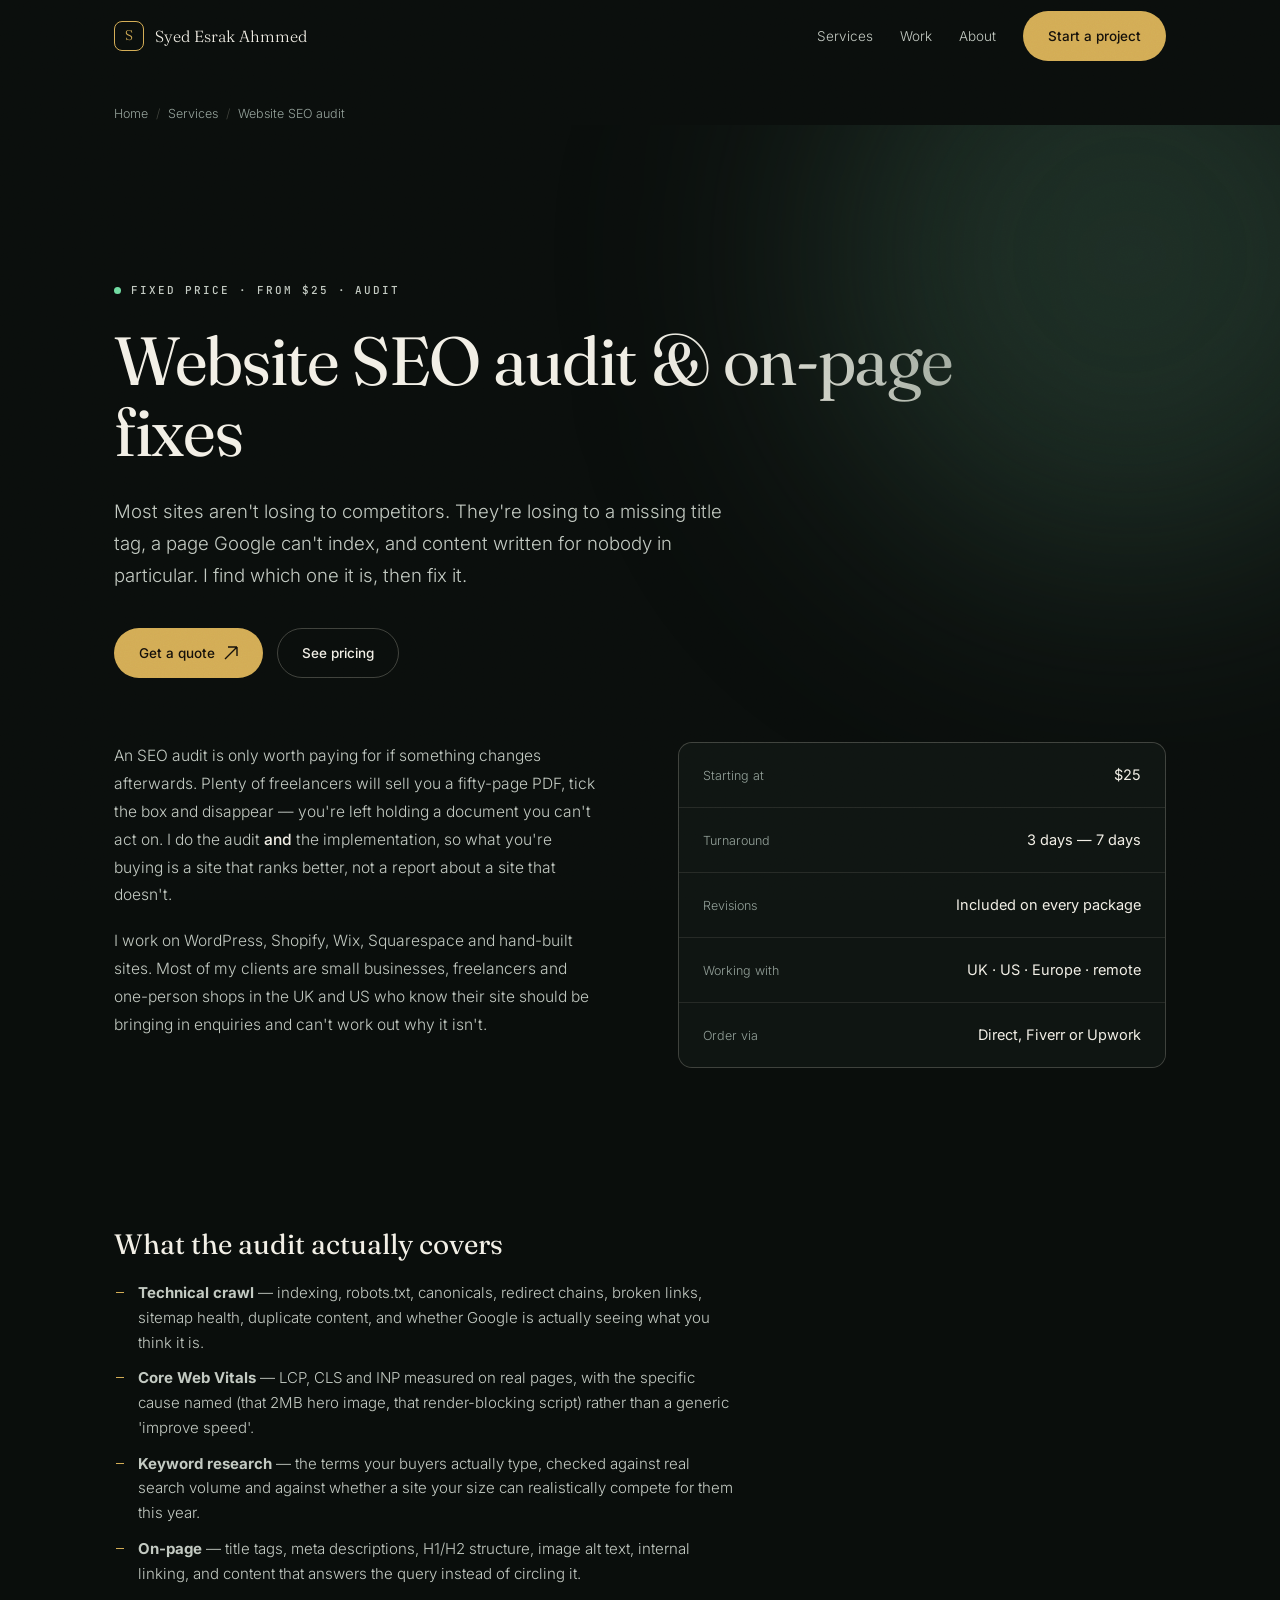
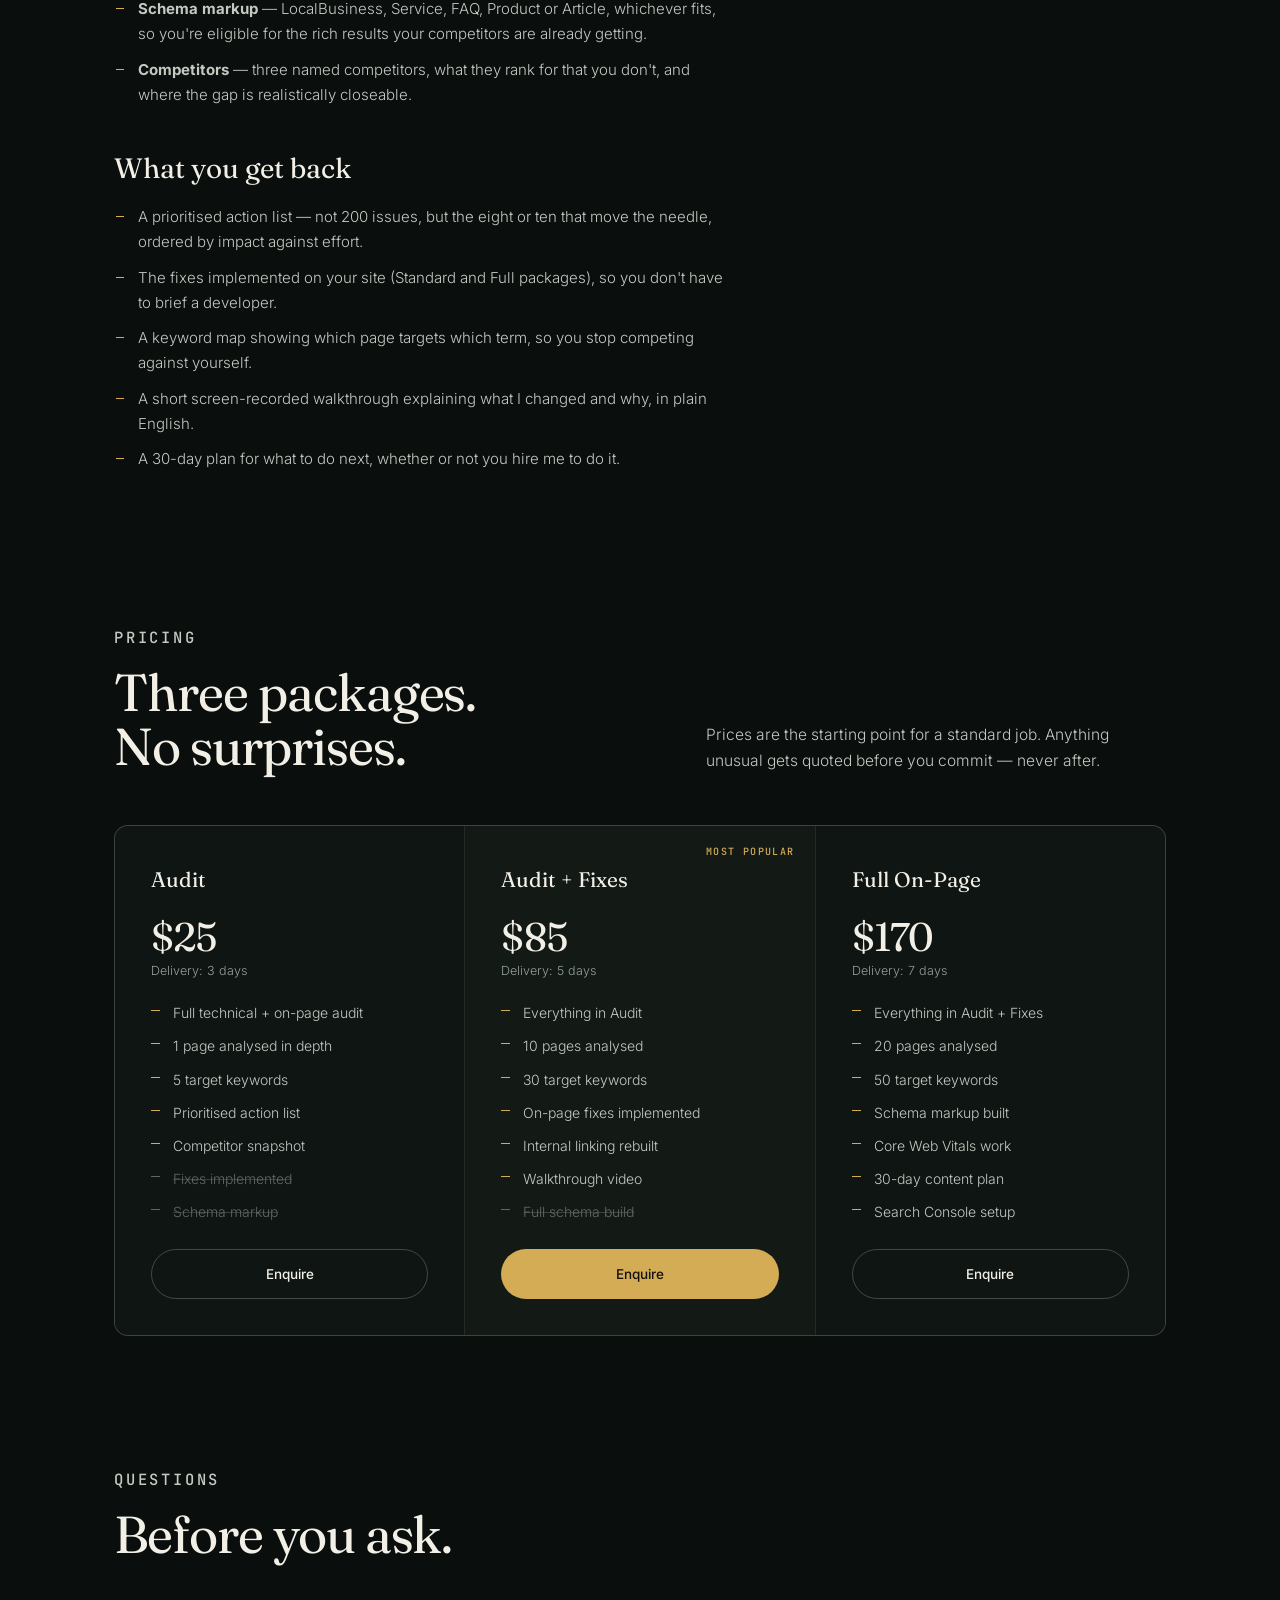
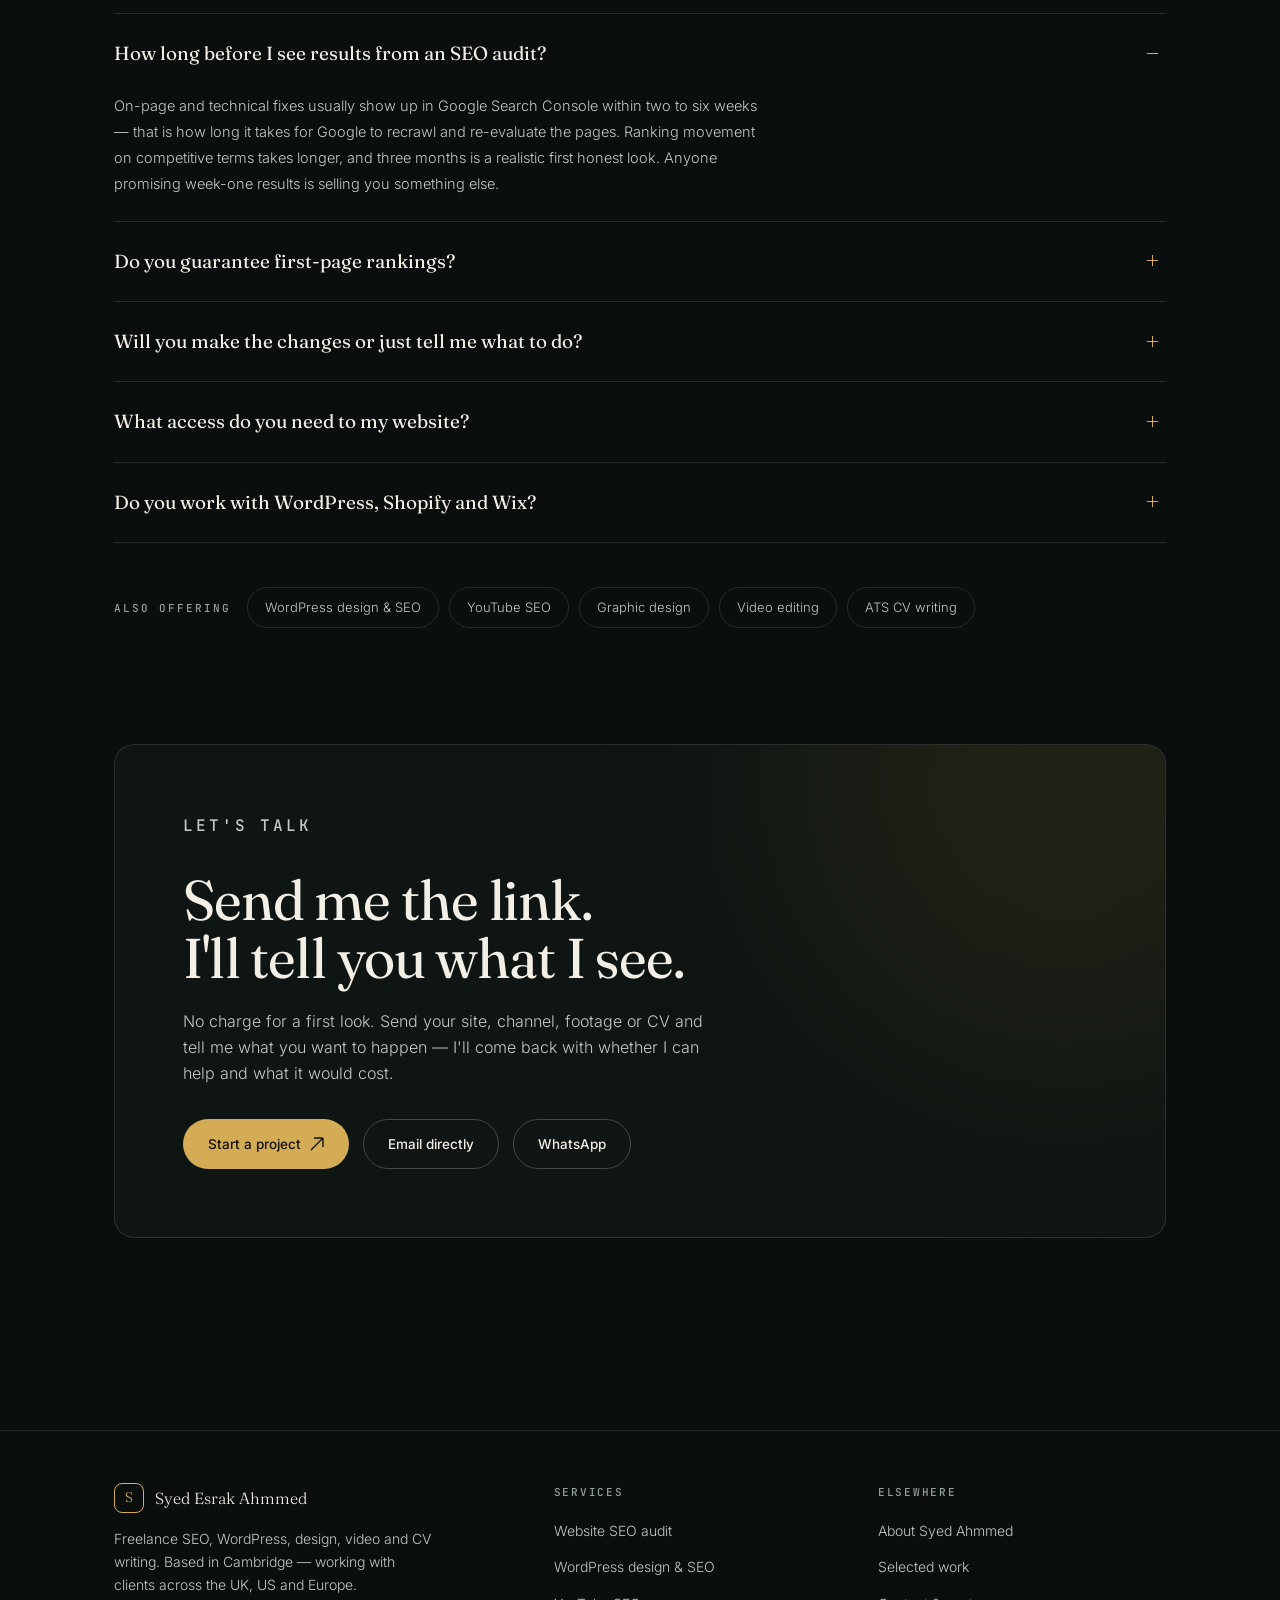
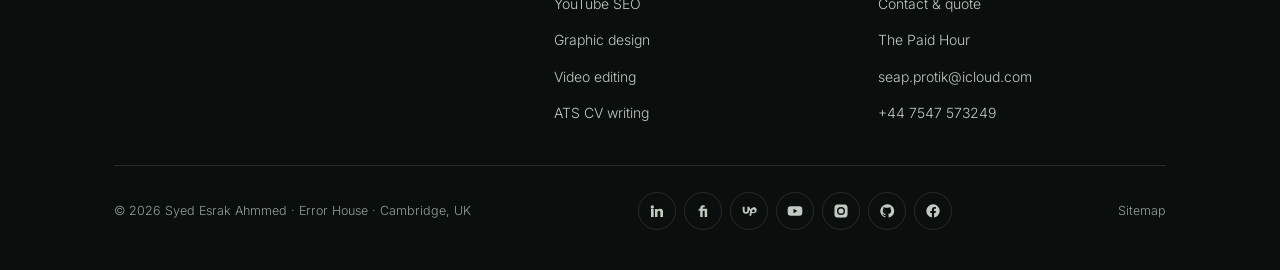
<file: seo-audit/index.html>
<!DOCTYPE html>
<html lang="en-GB" class="no-js">
<head>
<script>document.documentElement.classList.remove('no-js')</script>
<meta charset="utf-8">
<meta name="viewport" content="width=device-width, initial-scale=1">
<title>Website SEO Audit Service UK | On-Page SEO Fixes</title>
<meta name="description" content="Freelance website SEO audit from a UK-based specialist. Technical checks, keyword research and the on-page fixes implemented for you. Audits from $25.">
<link rel="canonical" href="https://syed-esrak-ahmmed.github.io/seo-audit/">
<meta name="author" content="Syed Esrak Ahmmed">
<meta name="theme-color" content="#0A0E0C">
<meta property="og:type" content="website">
<meta property="og:site_name" content="Syed Esrak Ahmmed">
<meta property="og:locale" content="en_GB">
<meta property="og:title" content="Website SEO Audit Service UK | On-Page SEO Fixes">
<meta property="og:description" content="Freelance website SEO audit from a UK-based specialist. Technical checks, keyword research and the on-page fixes implemented for you. Audits from $25.">
<meta property="og:url" content="https://syed-esrak-ahmmed.github.io/seo-audit/">
<meta property="og:image" content="https://syed-esrak-ahmmed.github.io/og.png">
<meta property="og:image:width" content="1200">
<meta property="og:image:height" content="630">
<meta property="og:image:alt" content="Syed Esrak Ahmmed — SEO and CV writing, Cambridge UK">
<meta name="twitter:card" content="summary_large_image">
<meta name="twitter:title" content="Website SEO Audit Service UK | On-Page SEO Fixes">
<meta name="twitter:description" content="Freelance website SEO audit from a UK-based specialist. Technical checks, keyword research and the on-page fixes implemented for you. Audits from $25.">
<meta name="twitter:image" content="https://syed-esrak-ahmmed.github.io/og.png">
<link rel="preload" href="/fonts/fraunces.woff2" as="font" type="font/woff2" crossorigin>
<link rel="preload" href="/fonts/inter.woff2" as="font" type="font/woff2" crossorigin>
<link rel="stylesheet" href="/style.css">
<link rel="icon" href="/favicon.svg" type="image/svg+xml">
<link rel="apple-touch-icon" href="/icon-180.png">
<link rel="manifest" href="/site.webmanifest">
<script type="application/ld+json">{"@context":"https://schema.org","@graph":[{"@type":"WebSite","@id":"https://syed-esrak-ahmmed.github.io/#website","url":"https://syed-esrak-ahmmed.github.io/","name":"Syed Esrak Ahmmed — SEO, WordPress, Design & Video","inLanguage":"en-GB","publisher":{"@id":"https://syed-esrak-ahmmed.github.io/#person"}},{"@type":"Person","@id":"https://syed-esrak-ahmmed.github.io/#person","name":"Syed Esrak Ahmmed","alternateName":["Syed Ahmmed","Syed Ahmed","Syed Esrak","Syed Esrak Ahmed","Esrak Ahmmed","Syed Esrak A.","Seap","Esrak Official"],"givenName":"Syed","additionalName":"Esrak","familyName":"Ahmmed","description":"Syed Esrak Ahmmed — also written Syed Ahmmed — is a freelance SEO specialist, WordPress developer and graphic designer based in Cambridge, United Kingdom, and the founder of the studio Error House.","url":"https://syed-esrak-ahmmed.github.io/","mainEntityOfPage":{"@id":"https://syed-esrak-ahmmed.github.io/about/#profilepage"},"email":"mailto:seap.protik@icloud.com","telephone":"+44 7547 573249","image":{"@type":"ImageObject","@id":"https://syed-esrak-ahmmed.github.io/#logo","url":"https://syed-esrak-ahmmed.github.io/og.png","width":1200,"height":630,"caption":"Syed Esrak Ahmmed"},"jobTitle":["SEO Specialist","WordPress Developer","Web Designer","Graphic Designer"],"hasOccupation":{"@type":"Occupation","name":"Search Engine Optimisation Specialist","occupationLocation":{"@type":"City","name":"Cambridge"}},"alumniOf":{"@type":"CollegeOrUniversity","name":"Premier University of Technology"},"knowsLanguage":["en","bn","hi","ur"],"knowsAbout":["Search engine optimisation","Technical SEO","Keyword research","WordPress development","WooCommerce","YouTube SEO","Web design","Graphic design","Video editing","ATS resume writing"],"worksFor":{"@id":"https://syed-esrak-ahmmed.github.io/#business"},"homeLocation":{"@type":"Place","name":"Cambridge, United Kingdom"},"address":{"@type":"PostalAddress","addressLocality":"Cambridge","addressRegion":"Cambridgeshire","addressCountry":"GB"},"sameAs":["https://www.linkedin.com/in/syed-esrak-ahmmed-4987351a3/","https://github.com/Syed-Esrak-Ahmmed","https://www.fiverr.com/seap18","https://www.upwork.com/freelancers/~01e2ff8b6c2173f4e5","https://www.freelancer.com/u/seapprotik18","https://www.instagram.com/syed_esrak_ahmmed/","https://www.facebook.com/official.seap","https://www.youtube.com/@seapvlogs","https://linktr.ee/esrak_official","https://thepaidhour.com"]},{"@type":"ProfessionalService","@id":"https://syed-esrak-ahmmed.github.io/#business","name":"Error House — SEO, WordPress, Design & Video by Syed Esrak Ahmmed","url":"https://syed-esrak-ahmmed.github.io/","image":"https://syed-esrak-ahmmed.github.io/og.png","priceRange":"$$","email":"mailto:seap.protik@icloud.com","telephone":"+44 7547 573249","founder":{"@id":"https://syed-esrak-ahmmed.github.io/#person"},"foundingDate":"2022-11","address":{"@type":"PostalAddress","addressLocality":"Cambridge","addressRegion":"Cambridgeshire","addressCountry":"GB"},"areaServed":[{"@type":"Country","name":"United Kingdom"},{"@type":"Country","name":"United States"},{"@type":"Place","name":"Worldwide — remote"}],"knowsAbout":["Search engine optimisation","On-page SEO","Technical SEO audit","Keyword research","YouTube SEO","ATS resume writing","WordPress","WordPress SEO","Graphic design","Logo design","Video editing","Thumbnail design"],"hasOfferCatalog":{"@type":"OfferCatalog","name":"Services","itemListElement":[{"@type":"Offer","itemOffered":{"@type":"Service","name":"Website SEO audit and on-page fixes"}},{"@type":"Offer","itemOffered":{"@type":"Service","name":"YouTube SEO and channel optimisation"}},{"@type":"Offer","itemOffered":{"@type":"Service","name":"ATS CV and cover letter writing"}},{"@type":"Offer","itemOffered":{"@type":"Service","name":"WordPress website design and SEO"}},{"@type":"Offer","itemOffered":{"@type":"Service","name":"Graphic design and brand identity"}},{"@type":"Offer","itemOffered":{"@type":"Service","name":"Video editing for YouTube and ads"}}]}},{"@type":"BreadcrumbList","itemListElement":[{"@type":"ListItem","position":1,"name":"Home","item":"https://syed-esrak-ahmmed.github.io/"},{"@type":"ListItem","position":2,"name":"Services","item":"https://syed-esrak-ahmmed.github.io/services/"},{"@type":"ListItem","position":3,"name":"Website SEO audit","item":"https://syed-esrak-ahmmed.github.io/seo-audit/"}]},{"@type":"FAQPage","mainEntity":[{"@type":"Question","name":"How long before I see results from an SEO audit?","acceptedAnswer":{"@type":"Answer","text":"On-page and technical fixes usually show up in Google Search Console within two to six weeks — that is how long it takes for Google to recrawl and re-evaluate the pages. Ranking movement on competitive terms takes longer, and three months is a realistic first honest look. Anyone promising week-one results is selling you something else."}},{"@type":"Question","name":"Do you guarantee first-page rankings?","acceptedAnswer":{"@type":"Answer","text":"No, and nobody honest does. Google does not sell rankings and no freelancer controls the algorithm. What I guarantee is that the technical and on-page reasons holding your site back get found and fixed, and that you will know exactly what was wrong and what changed."}},{"@type":"Question","name":"Will you make the changes or just tell me what to do?","acceptedAnswer":{"@type":"Answer","text":"On the Audit + Fixes and Full On-Page packages I implement the changes myself. On the entry-level Audit you get the prioritised list and can hand it to your own developer. Most clients find the implementation is the part they actually needed."}},{"@type":"Question","name":"What access do you need to my website?","acceptedAnswer":{"@type":"Answer","text":"An editor or admin account on your CMS for the implementation packages, and delegated access to Google Search Console and Analytics as a user (never your Google password). For the audit-only package, the public URL is enough to start."}},{"@type":"Question","name":"Do you work with WordPress, Shopify and Wix?","acceptedAnswer":{"@type":"Answer","text":"Yes. WordPress is where I do most of my work — I run thepaidhour.com on it — but the on-page and technical principles are the same across Shopify, Wix, Squarespace and custom builds. I will tell you upfront if a platform limitation blocks a specific fix."}}]},{"@type":"Service","name":"Website SEO audit","serviceType":"website SEO audit","url":"https://syed-esrak-ahmmed.github.io/seo-audit/","provider":{"@id":"https://syed-esrak-ahmmed.github.io/#business"},"description":"Freelance website SEO audit from a UK-based specialist. Technical checks, keyword research and the on-page fixes implemented for you. Audits from $25.","areaServed":[{"@type":"Country","name":"United Kingdom"},{"@type":"Country","name":"United States"}],"offers":[{"@type":"Offer","name":"Audit","price":"25","priceCurrency":"USD","url":"https://syed-esrak-ahmmed.github.io/seo-audit/#pricing","availability":"https://schema.org/InStock"},{"@type":"Offer","name":"Audit + Fixes","price":"85","priceCurrency":"USD","url":"https://syed-esrak-ahmmed.github.io/seo-audit/#pricing","availability":"https://schema.org/InStock"},{"@type":"Offer","name":"Full On-Page","price":"170","priceCurrency":"USD","url":"https://syed-esrak-ahmmed.github.io/seo-audit/#pricing","availability":"https://schema.org/InStock"}]}]}</script>
</head>
<body>
<a class="skip" href="#main">Skip to content</a>
<header id="hdr">
<div class="wrap nav">
<a class="brand" href="/" aria-label="Syed Esrak Ahmmed — home"><span class="mark" aria-hidden="true">S</span> Syed Esrak Ahmmed</a>
<nav class="links" id="menu" aria-label="Main"><a href="/services/">Services</a><a href="/work/">Work</a><a href="/about/">About</a><a class="btn btn-gold" href="/contact/">Start a project</a></nav>
<button class="burger" id="burger" aria-label="Open menu" aria-expanded="false" aria-controls="menu"><span></span><span></span><span></span></button>
</div></header>
<main id="main">
<nav class="wrap crumbs" aria-label="Breadcrumb"><ol><li><a href="/">Home</a></li><li><a href="/services/">Services</a></li><li aria-current="page">Website SEO audit</li></ol></nav>
<section class="hero short"><div class="glow g1"></div><div class="wrap">
<p class="eyebrow mono rv"><span class="dot" aria-hidden="true"></span> Fixed price · from $25 · audit</p>
<h1 class="display rv">Website SEO audit &amp; on-page fixes</h1>
<p class="lede rv">Most sites aren't losing to competitors. They're losing to a missing title tag, a page Google can't index, and content written for nobody in particular. I find which one it is, then fix it.</p>
<div class="hero-cta rv"><a class="btn btn-gold" href="/contact/">Get a quote <svg width="14" height="14" viewBox="0 0 14 14" fill="none" aria-hidden="true"><path d="M1 13L13 1M13 1H4M13 1v9" stroke="currentColor" stroke-width="1.4"/></svg></a>
<a class="btn btn-ghost" href="#pricing">See pricing</a></div>
</div></section>

<section class="sec tight"><div class="wrap"><div class="about">
<div class="prose rv"><p>An SEO audit is only worth paying for if something changes afterwards. Plenty of freelancers will sell you a fifty-page PDF, tick the box and disappear — you're left holding a document you can't act on. I do the audit <strong>and</strong> the implementation, so what you're buying is a site that ranks better, not a report about a site that doesn't.</p><p>I work on WordPress, Shopify, Wix, Squarespace and hand-built sites. Most of my clients are small businesses, freelancers and one-person shops in the UK and US who know their site should be bringing in enquiries and can't work out why it isn't.</p></div>
<div class="rv"><div class="facts">
<div class="fact"><span>Starting at</span><b>$25</b></div>
<div class="fact"><span>Turnaround</span><b>3 days — 7 days</b></div>
<div class="fact"><span>Revisions</span><b>Included on every package</b></div>
<div class="fact"><span>Working with</span><b>UK · US · Europe · remote</b></div>
<div class="fact"><span>Order via</span><b>Direct, Fiverr or Upwork</b></div>
</div></div></div></div></section>

<section class="sec tight"><div class="wrap"><div class="prose" style="max-width:none"><div class="rv"><h3>What the audit actually covers</h3><ul><li><strong>Technical crawl</strong> — indexing, robots.txt, canonicals, redirect chains, broken links, sitemap health, duplicate content, and whether Google is actually seeing what you think it is.</li><li><strong>Core Web Vitals</strong> — LCP, CLS and INP measured on real pages, with the specific cause named (that 2MB hero image, that render-blocking script) rather than a generic 'improve speed'.</li><li><strong>Keyword research</strong> — the terms your buyers actually type, checked against real search volume and against whether a site your size can realistically compete for them this year.</li><li><strong>On-page</strong> — title tags, meta descriptions, H1/H2 structure, image alt text, internal linking, and content that answers the query instead of circling it.</li><li><strong>Schema markup</strong> — LocalBusiness, Service, FAQ, Product or Article, whichever fits, so you're eligible for the rich results your competitors are already getting.</li><li><strong>Competitors</strong> — three named competitors, what they rank for that you don't, and where the gap is realistically closeable.</li></ul></div><div class="rv"><h3>What you get back</h3><ul><li>A prioritised action list — not 200 issues, but the eight or ten that move the needle, ordered by impact against effort.</li><li>The fixes implemented on your site (Standard and Full packages), so you don't have to brief a developer.</li><li>A keyword map showing which page targets which term, so you stop competing against yourself.</li><li>A short screen-recorded walkthrough explaining what I changed and why, in plain English.</li><li>A 30-day plan for what to do next, whether or not you hire me to do it.</li></ul></div></div></div></section>


<section class="sec tight" id="pricing"><div class="wrap">
<div class="sec-head rv"><div><p class="mono gold">Pricing</p><h2 class="display">Three packages.<br>No surprises.</h2></div>
<p>Prices are the starting point for a standard job. Anything unusual gets quoted before you commit — never after.</p></div>
<div class="tiers"><div class="tier rv"><h3>Audit</h3><p class="amt display">$25</p>
<p class="dl">Delivery: 3 days</p><ul><li>Full technical + on-page audit</li><li>1 page analysed in depth</li><li>5 target keywords</li><li>Prioritised action list</li><li>Competitor snapshot</li><li class="no">Fixes implemented</li><li class="no">Schema markup</li></ul>
<a class="btn btn-ghost" href="/contact/">Enquire</a></div><div class="tier best rv"><h3>Audit + Fixes</h3><p class="amt display">$85</p>
<p class="dl">Delivery: 5 days</p><ul><li>Everything in Audit</li><li>10 pages analysed</li><li>30 target keywords</li><li>On-page fixes implemented</li><li>Internal linking rebuilt</li><li>Walkthrough video</li><li class="no">Full schema build</li></ul>
<a class="btn btn-gold" href="/contact/">Enquire</a></div><div class="tier rv"><h3>Full On-Page</h3><p class="amt display">$170</p>
<p class="dl">Delivery: 7 days</p><ul><li>Everything in Audit + Fixes</li><li>20 pages analysed</li><li>50 target keywords</li><li>Schema markup built</li><li>Core Web Vitals work</li><li>30-day content plan</li><li>Search Console setup</li></ul>
<a class="btn btn-ghost" href="/contact/">Enquire</a></div></div></div></section>

<section class="sec tight"><div class="wrap">
<div class="sec-head rv"><div><p class="mono gold">Questions</p><h2 class="display">Before you ask.</h2></div></div>
<div class="faq"><details class="rv" open><summary>How long before I see results from an SEO audit?</summary><p class="ans">On-page and technical fixes usually show up in Google Search Console within two to six weeks — that is how long it takes for Google to recrawl and re-evaluate the pages. Ranking movement on competitive terms takes longer, and three months is a realistic first honest look. Anyone promising week-one results is selling you something else.</p></details><details class="rv"><summary>Do you guarantee first-page rankings?</summary><p class="ans">No, and nobody honest does. Google does not sell rankings and no freelancer controls the algorithm. What I guarantee is that the technical and on-page reasons holding your site back get found and fixed, and that you will know exactly what was wrong and what changed.</p></details><details class="rv"><summary>Will you make the changes or just tell me what to do?</summary><p class="ans">On the Audit + Fixes and Full On-Page packages I implement the changes myself. On the entry-level Audit you get the prioritised list and can hand it to your own developer. Most clients find the implementation is the part they actually needed.</p></details><details class="rv"><summary>What access do you need to my website?</summary><p class="ans">An editor or admin account on your CMS for the implementation packages, and delegated access to Google Search Console and Analytics as a user (never your Google password). For the audit-only package, the public URL is enough to start.</p></details><details class="rv"><summary>Do you work with WordPress, Shopify and Wix?</summary><p class="ans">Yes. WordPress is where I do most of my work — I run <a href="https://thepaidhour.com" target="_blank" rel="noopener">thepaidhour.com</a> on it — but the on-page and technical principles are the same across Shopify, Wix, Squarespace and custom builds. I will tell you upfront if a platform limitation blocks a specific fix.</p></details></div>
<div class="also rv" style="margin-top:44px"><span class="mono" style="align-self:center;color:var(--muted);margin-right:6px">Also offering</span><a class="chip" href="/wordpress-seo/">WordPress design &amp; SEO</a><a class="chip" href="/youtube-seo/">YouTube SEO</a><a class="chip" href="/graphic-design/">Graphic design</a><a class="chip" href="/video-editing/">Video editing</a><a class="chip" href="/cv-writing/">ATS CV writing</a></div>
</div></section>
<section class="sec tight"><div class="wrap">
<div class="cta rv"><div class="glow"></div>
<p class="mono gold" style="position:relative">Let's talk</p>
<h2 class="display">Send me the link.<br>I'll tell you what I see.</h2>
<p>No charge for a first look. Send your site, channel, footage or CV and tell me what you want to happen — I'll come back with whether I can help and what it would cost.</p>
<div class="cta-row">
<a class="btn btn-gold" href="/contact/">Start a project <svg width="14" height="14" viewBox="0 0 14 14" fill="none" aria-hidden="true"><path d="M1 13L13 1M13 1H4M13 1v9" stroke="currentColor" stroke-width="1.4"/></svg></a>
<a class="btn btn-ghost" href="mailto:seap.protik@icloud.com">Email directly</a>
<a class="btn btn-ghost" href="https://wa.me/447547573249" target="_blank" rel="noopener">WhatsApp</a>
</div></div></div></section>
</main>
<footer>
<div class="wrap">
<div class="fgrid">
  <div>
    <div class="brand" style="margin-bottom:14px"><span class="mark" aria-hidden="true">S</span> Syed Esrak Ahmmed</div>
    <p>Freelance SEO, WordPress, design, video and CV writing. Based in Cambridge — working with clients across the UK, US and Europe.</p>
  </div>
  <div>
    <h2>Services</h2>
    <ul>
      <li><a href="/seo-audit/">Website SEO audit</a></li>
      <li><a href="/wordpress-seo/">WordPress design &amp; SEO</a></li>
      <li><a href="/youtube-seo/">YouTube SEO</a></li>
      <li><a href="/graphic-design/">Graphic design</a></li>
      <li><a href="/video-editing/">Video editing</a></li>
      <li><a href="/cv-writing/">ATS CV writing</a></li>
    </ul>
  </div>
  <div>
    <h2>Elsewhere</h2>
    <ul>
      <li><a href="/about/">About Syed Ahmmed</a></li>
      <li><a href="/work/">Selected work</a></li>
      <li><a href="/contact/">Contact &amp; quote</a></li>
      <li><a href="https://thepaidhour.com" target="_blank" rel="noopener">The Paid Hour</a></li>
      <li><a href="mailto:seap.protik@icloud.com">seap.protik@icloud.com</a></li>
      <li><a href="tel:+447547573249">+44 7547 573249</a></li>
    </ul>
  </div>
</div>
<div class="foot">
  <small>© <span id="yr">2026</span> Syed Esrak Ahmmed · Error House · Cambridge, UK</small>
  <div class="social"><a href="https://www.linkedin.com/in/syed-esrak-ahmmed-4987351a3/" target="_blank" rel="noopener me" aria-label="LinkedIn"><svg width="16" height="16" viewBox="0 0 24 24" fill="currentColor" aria-hidden="true"><path d="M4.98 3.5a2.5 2.5 0 11-.02 5 2.5 2.5 0 01.02-5zM3 9h4v12H3zM9 9h3.8v1.7h.05c.53-1 1.83-2.05 3.77-2.05C20.5 8.65 21 11 21 14.2V21h-4v-6c0-1.43-.03-3.27-2-3.27-2 0-2.3 1.56-2.3 3.17V21H9z"/></svg></a><a href="https://www.fiverr.com/seap18" target="_blank" rel="noopener me" aria-label="Fiverr"><svg width="16" height="16" viewBox="0 0 24 24" fill="currentColor" aria-hidden="true"><path d="M14.5 8.5h-3V7.8c0-.9.6-1.3 1.5-1.3h1.5V3.5h-2.2c-2.9 0-4.5 1.6-4.5 4.3v.7H5.5v3h2.3V21h3.7v-9.5h3V21h3.7V8.5z"/></svg></a><a href="https://www.upwork.com/freelancers/~01e2ff8b6c2173f4e5" target="_blank" rel="noopener me" aria-label="Upwork"><svg width="16" height="16" viewBox="0 0 24 24" fill="currentColor" aria-hidden="true"><path d="M18.6 6.9c-2 0-3.5 1.3-4.1 3.4-1-1.5-1.7-3.2-2.1-4.5H9.6v5.4c0 1.3-.9 2.3-2.1 2.3s-2.1-1-2.1-2.3V5.8H2.6v5.4c0 2.9 2.1 5 4.9 5 2.7 0 4.8-2.1 4.8-5v-.9c.4.8.9 1.7 1.5 2.5l-1.3 6.4h2.8l.9-4.5c.8.5 1.7.8 2.7.8 2.6 0 4.7-2.2 4.7-4.9 0-2.6-2.1-4.7-4.7-4.7zm0 6.9c-.8 0-1.6-.3-2.2-.9l.2-.9c.2-1.3 1-2.3 2-2.3 1.2 0 2.1 1 2.1 2.1s-.9 2-2.1 2z"/></svg></a><a href="https://www.youtube.com/@seapvlogs" target="_blank" rel="noopener me" aria-label="YouTube"><svg width="16" height="16" viewBox="0 0 24 24" fill="currentColor" aria-hidden="true"><path d="M23 12s0-3.4-.4-5c-.3-.9-1-1.6-1.9-1.9C19 4.7 12 4.7 12 4.7s-7 0-8.7.4c-.9.3-1.6 1-1.9 1.9C1 8.6 1 12 1 12s0 3.4.4 5c.3.9 1 1.6 1.9 1.9 1.7.4 8.7.4 8.7.4s7 0 8.7-.4c.9-.3 1.6-1 1.9-1.9.4-1.6.4-5 .4-5zM9.8 15.3V8.7l5.7 3.3z"/></svg></a><a href="https://www.instagram.com/syed_esrak_ahmmed/" target="_blank" rel="noopener me" aria-label="Instagram"><svg width="16" height="16" viewBox="0 0 24 24" fill="currentColor" aria-hidden="true"><path d="M12 2.2c3.2 0 3.6 0 4.9.07 1.2.05 1.8.25 2.2.42.6.22 1 .48 1.4.9.42.42.68.82.9 1.4.17.42.37 1.03.42 2.2.07 1.3.07 1.7.07 4.9s0 3.6-.07 4.9c-.05 1.2-.25 1.8-.42 2.2a3.9 3.9 0 01-.9 1.4c-.42.42-.82.68-1.4.9-.42.17-1.03.37-2.2.42-1.3.07-1.7.07-4.9.07s-3.6 0-4.9-.07c-1.2-.05-1.8-.25-2.2-.42a3.9 3.9 0 01-1.4-.9 3.9 3.9 0 01-.9-1.4c-.17-.42-.37-1.03-.42-2.2C2.2 15.6 2.2 15.2 2.2 12s0-3.6.07-4.9c.05-1.2.25-1.8.42-2.2.22-.6.48-1 .9-1.4.42-.42.82-.68 1.4-.9.42-.17 1.03-.37 2.2-.42C8.4 2.2 8.8 2.2 12 2.2zm0 3.8a6 6 0 100 12 6 6 0 000-12zm0 9.9a3.9 3.9 0 110-7.8 3.9 3.9 0 010 7.8zm7.6-10.1a1.4 1.4 0 11-2.8 0 1.4 1.4 0 012.8 0z"/></svg></a><a href="https://github.com/Syed-Esrak-Ahmmed" target="_blank" rel="noopener me" aria-label="GitHub"><svg width="16" height="16" viewBox="0 0 24 24" fill="currentColor" aria-hidden="true"><path d="M12 2a10 10 0 00-3.2 19.5c.5.1.7-.2.7-.5v-1.7C6.7 19.8 6.1 18 6.1 18c-.4-1.1-1-1.4-1-1.4-.9-.6.1-.6.1-.6 1 .1 1.5 1 1.5 1 .9 1.5 2.3 1.1 2.8.8.1-.6.3-1.1.6-1.3-2.2-.3-4.5-1.1-4.5-4.9 0-1.1.4-2 1-2.7-.1-.2-.4-1.2.1-2.6 0 0 .8-.3 2.7 1a9.4 9.4 0 015 0c1.9-1.3 2.7-1 2.7-1 .5 1.4.2 2.4.1 2.6.6.7 1 1.6 1 2.7 0 3.8-2.3 4.6-4.5 4.9.3.3.7 1 .7 1.9v2.8c0 .3.2.6.7.5A10 10 0 0012 2z"/></svg></a><a href="https://www.facebook.com/official.seap" target="_blank" rel="noopener me" aria-label="Facebook"><svg width="16" height="16" viewBox="0 0 24 24" fill="currentColor" aria-hidden="true"><path d="M22 12a10 10 0 10-11.6 9.9v-7H7.9V12h2.5V9.8c0-2.5 1.5-3.9 3.8-3.9 1.1 0 2.2.2 2.2.2v2.5h-1.3c-1.2 0-1.6.8-1.6 1.6V12h2.8l-.4 2.9h-2.3v7A10 10 0 0022 12z"/></svg></a></div>
  <small><a href="/sitemap.xml">Sitemap</a></small>
</div>
</div></footer>
<script>
(function(){var h=document.getElementById('hdr'),s=function(){h.classList.toggle('solid',scrollY>24)};s();addEventListener('scroll',s,{passive:true});
var b=document.getElementById('burger'),m=document.getElementById('menu');
b.addEventListener('click',function(){var o=m.classList.toggle('open');b.setAttribute('aria-expanded',o);b.setAttribute('aria-label',o?'Close menu':'Open menu')});
m.addEventListener('click',function(e){if(e.target.closest('a'))m.classList.remove('open')});
var y=document.getElementById('yr');if(y)y.textContent=new Date().getFullYear();
if('IntersectionObserver' in window){var io=new IntersectionObserver(function(es){es.forEach(function(e){if(e.isIntersecting){e.target.classList.add('in');io.unobserve(e.target)}})},{threshold:.1,rootMargin:'0px 0px -6% 0px'});
var el=document.querySelectorAll('.rv');for(var i=0;i<el.length;i++){el[i].style.transitionDelay=(Math.min(i,6)*45)+'ms';io.observe(el[i])}}
else{var el2=document.querySelectorAll('.rv');for(var j=0;j<el2.length;j++)el2[j].classList.add('in')}
setTimeout(function(){var el3=document.querySelectorAll('.rv:not(.in)');for(var k=0;k<el3.length;k++)el3[k].classList.add('in')},1400);
})();
</script>
</body>
</html>
</file>
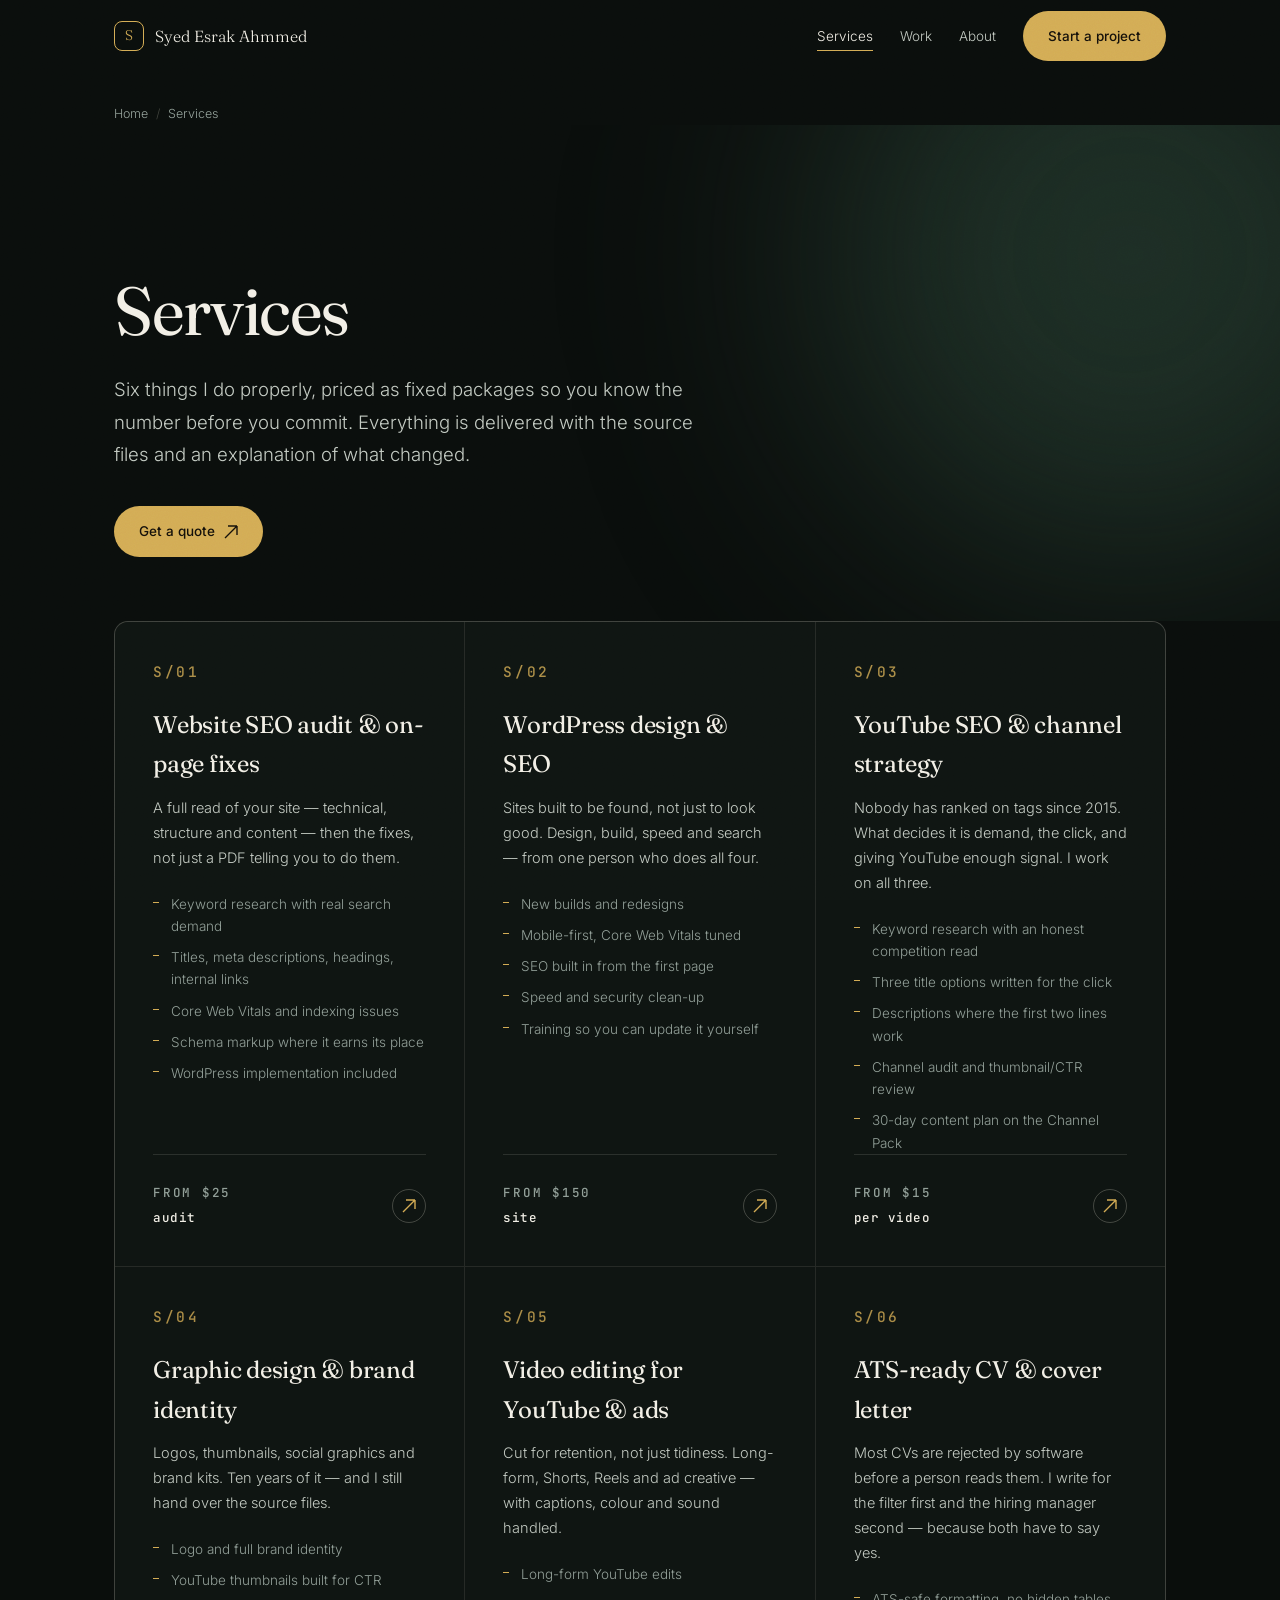
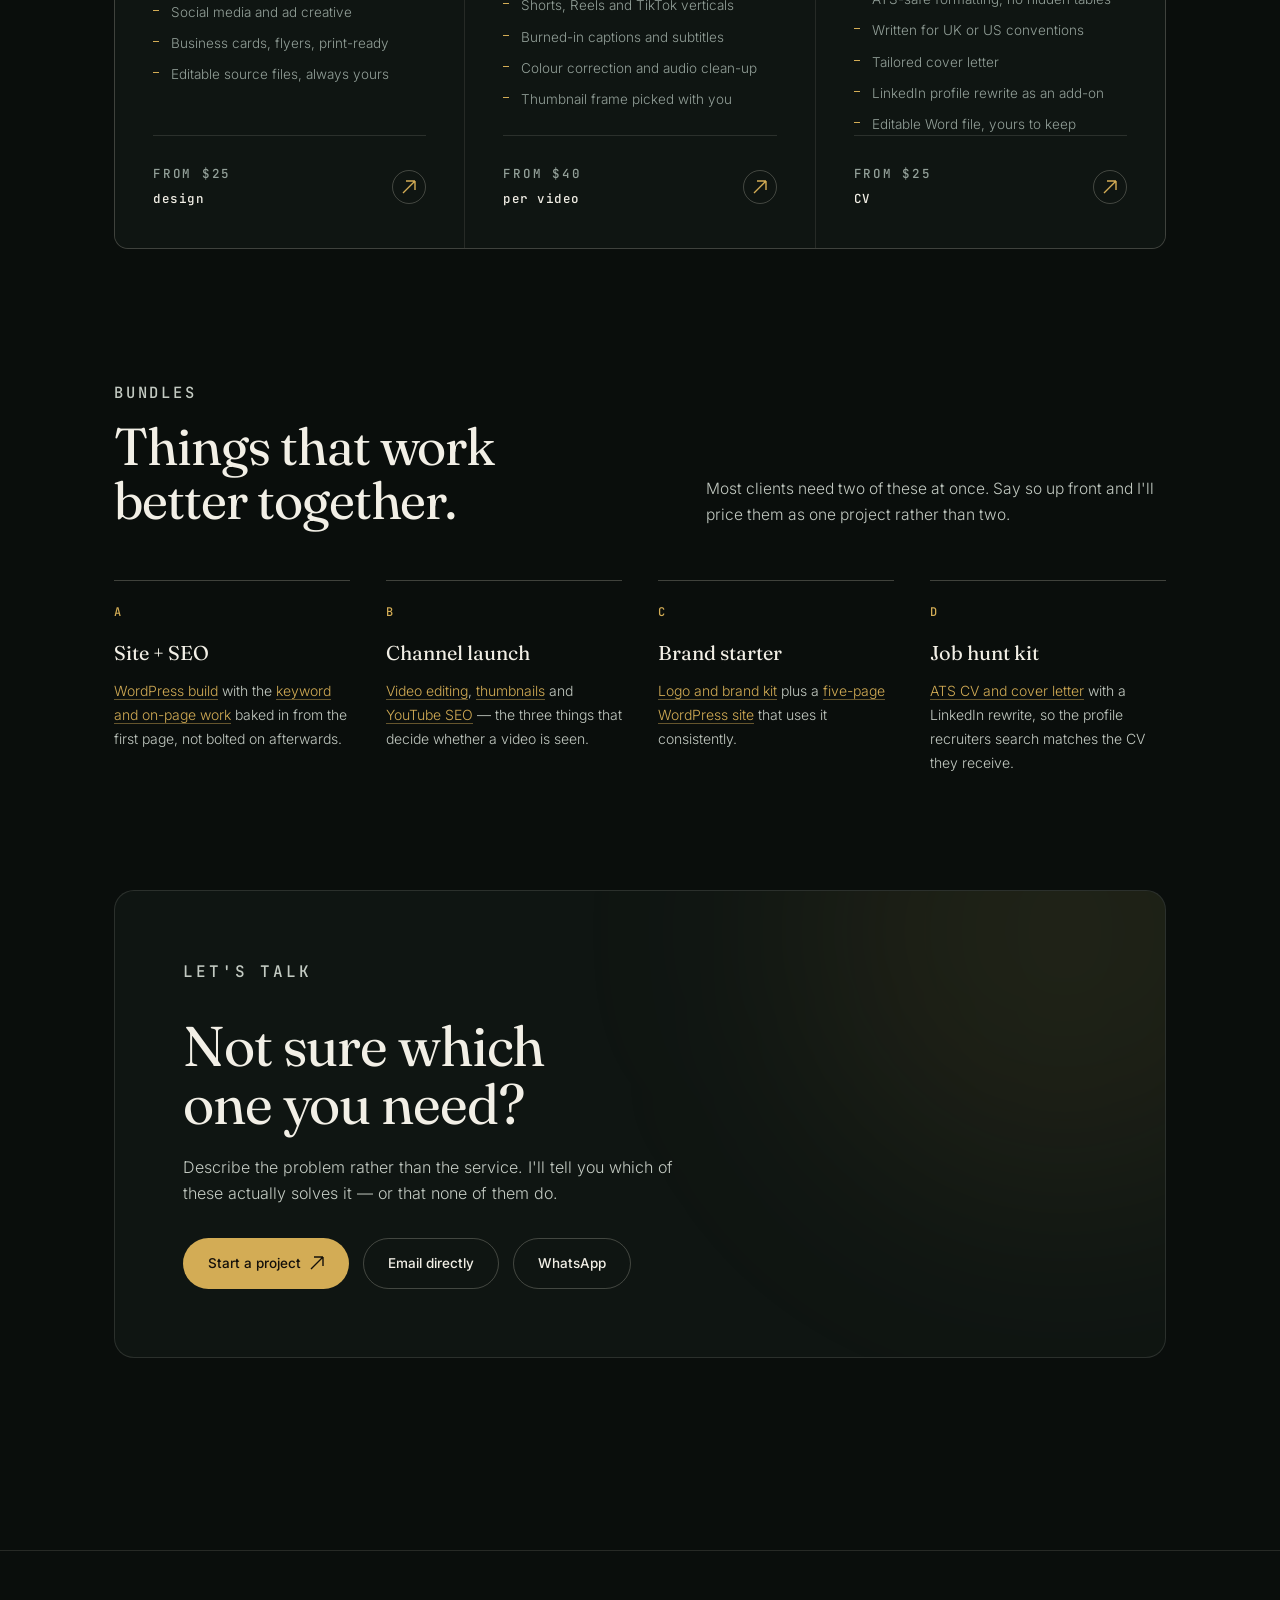
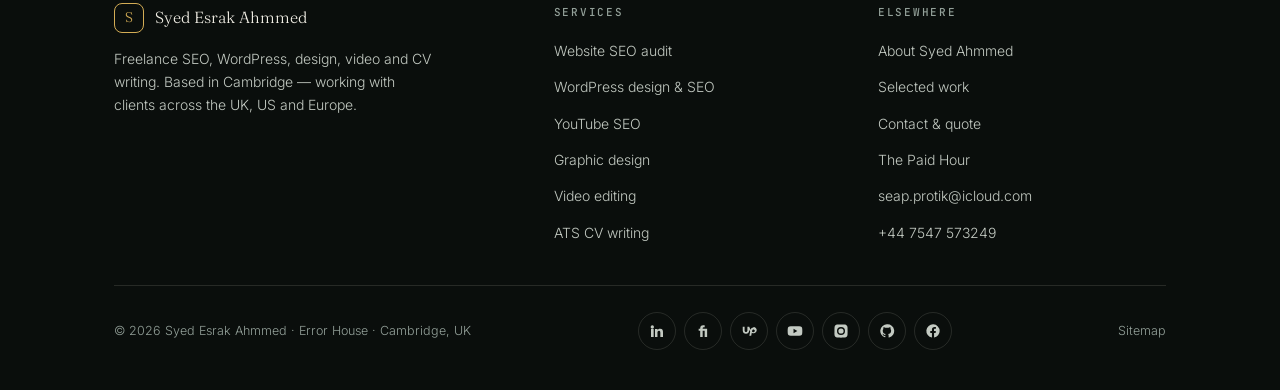
<file: services/index.html>
<!DOCTYPE html>
<html lang="en-GB" class="no-js">
<head>
<script>document.documentElement.classList.remove('no-js')</script>
<meta charset="utf-8">
<meta name="viewport" content="width=device-width, initial-scale=1">
<title>Freelance SEO, Web, Design &amp; Video Services | Syed Esrak</title>
<meta name="description" content="Six freelance services with fixed prices: website SEO audits, WordPress design, YouTube SEO, graphic design, video editing and ATS CV writing. UK-based.">
<link rel="canonical" href="https://syed-esrak-ahmmed.github.io/services/">
<meta name="author" content="Syed Esrak Ahmmed">
<meta name="theme-color" content="#0A0E0C">
<meta property="og:type" content="website">
<meta property="og:site_name" content="Syed Esrak Ahmmed">
<meta property="og:locale" content="en_GB">
<meta property="og:title" content="Freelance SEO, Web, Design &amp; Video Services | Syed Esrak">
<meta property="og:description" content="Six freelance services with fixed prices: website SEO audits, WordPress design, YouTube SEO, graphic design, video editing and ATS CV writing. UK-based.">
<meta property="og:url" content="https://syed-esrak-ahmmed.github.io/services/">
<meta property="og:image" content="https://syed-esrak-ahmmed.github.io/og.png">
<meta property="og:image:width" content="1200">
<meta property="og:image:height" content="630">
<meta property="og:image:alt" content="Syed Esrak Ahmmed — SEO and CV writing, Cambridge UK">
<meta name="twitter:card" content="summary_large_image">
<meta name="twitter:title" content="Freelance SEO, Web, Design &amp; Video Services | Syed Esrak">
<meta name="twitter:description" content="Six freelance services with fixed prices: website SEO audits, WordPress design, YouTube SEO, graphic design, video editing and ATS CV writing. UK-based.">
<meta name="twitter:image" content="https://syed-esrak-ahmmed.github.io/og.png">
<link rel="preload" href="/fonts/fraunces.woff2" as="font" type="font/woff2" crossorigin>
<link rel="preload" href="/fonts/inter.woff2" as="font" type="font/woff2" crossorigin>
<link rel="stylesheet" href="/style.css">
<link rel="icon" href="/favicon.svg" type="image/svg+xml">
<link rel="apple-touch-icon" href="/icon-180.png">
<link rel="manifest" href="/site.webmanifest">
<script type="application/ld+json">{"@context":"https://schema.org","@graph":[{"@type":"WebSite","@id":"https://syed-esrak-ahmmed.github.io/#website","url":"https://syed-esrak-ahmmed.github.io/","name":"Syed Esrak Ahmmed — SEO, WordPress, Design & Video","inLanguage":"en-GB","publisher":{"@id":"https://syed-esrak-ahmmed.github.io/#person"}},{"@type":"Person","@id":"https://syed-esrak-ahmmed.github.io/#person","name":"Syed Esrak Ahmmed","alternateName":["Syed Ahmmed","Syed Ahmed","Syed Esrak","Syed Esrak Ahmed","Esrak Ahmmed","Syed Esrak A.","Seap","Esrak Official"],"givenName":"Syed","additionalName":"Esrak","familyName":"Ahmmed","description":"Syed Esrak Ahmmed — also written Syed Ahmmed — is a freelance SEO specialist, WordPress developer and graphic designer based in Cambridge, United Kingdom, and the founder of the studio Error House.","url":"https://syed-esrak-ahmmed.github.io/","mainEntityOfPage":{"@id":"https://syed-esrak-ahmmed.github.io/about/#profilepage"},"email":"mailto:seap.protik@icloud.com","telephone":"+44 7547 573249","image":{"@type":"ImageObject","@id":"https://syed-esrak-ahmmed.github.io/#logo","url":"https://syed-esrak-ahmmed.github.io/og.png","width":1200,"height":630,"caption":"Syed Esrak Ahmmed"},"jobTitle":["SEO Specialist","WordPress Developer","Web Designer","Graphic Designer"],"hasOccupation":{"@type":"Occupation","name":"Search Engine Optimisation Specialist","occupationLocation":{"@type":"City","name":"Cambridge"}},"alumniOf":{"@type":"CollegeOrUniversity","name":"Premier University of Technology"},"knowsLanguage":["en","bn","hi","ur"],"knowsAbout":["Search engine optimisation","Technical SEO","Keyword research","WordPress development","WooCommerce","YouTube SEO","Web design","Graphic design","Video editing","ATS resume writing"],"worksFor":{"@id":"https://syed-esrak-ahmmed.github.io/#business"},"homeLocation":{"@type":"Place","name":"Cambridge, United Kingdom"},"address":{"@type":"PostalAddress","addressLocality":"Cambridge","addressRegion":"Cambridgeshire","addressCountry":"GB"},"sameAs":["https://www.linkedin.com/in/syed-esrak-ahmmed-4987351a3/","https://github.com/Syed-Esrak-Ahmmed","https://www.fiverr.com/seap18","https://www.upwork.com/freelancers/~01e2ff8b6c2173f4e5","https://www.freelancer.com/u/seapprotik18","https://www.instagram.com/syed_esrak_ahmmed/","https://www.facebook.com/official.seap","https://www.youtube.com/@seapvlogs","https://linktr.ee/esrak_official","https://thepaidhour.com"]},{"@type":"ProfessionalService","@id":"https://syed-esrak-ahmmed.github.io/#business","name":"Error House — SEO, WordPress, Design & Video by Syed Esrak Ahmmed","url":"https://syed-esrak-ahmmed.github.io/","image":"https://syed-esrak-ahmmed.github.io/og.png","priceRange":"$$","email":"mailto:seap.protik@icloud.com","telephone":"+44 7547 573249","founder":{"@id":"https://syed-esrak-ahmmed.github.io/#person"},"foundingDate":"2022-11","address":{"@type":"PostalAddress","addressLocality":"Cambridge","addressRegion":"Cambridgeshire","addressCountry":"GB"},"areaServed":[{"@type":"Country","name":"United Kingdom"},{"@type":"Country","name":"United States"},{"@type":"Place","name":"Worldwide — remote"}],"knowsAbout":["Search engine optimisation","On-page SEO","Technical SEO audit","Keyword research","YouTube SEO","ATS resume writing","WordPress","WordPress SEO","Graphic design","Logo design","Video editing","Thumbnail design"],"hasOfferCatalog":{"@type":"OfferCatalog","name":"Services","itemListElement":[{"@type":"Offer","itemOffered":{"@type":"Service","name":"Website SEO audit and on-page fixes"}},{"@type":"Offer","itemOffered":{"@type":"Service","name":"YouTube SEO and channel optimisation"}},{"@type":"Offer","itemOffered":{"@type":"Service","name":"ATS CV and cover letter writing"}},{"@type":"Offer","itemOffered":{"@type":"Service","name":"WordPress website design and SEO"}},{"@type":"Offer","itemOffered":{"@type":"Service","name":"Graphic design and brand identity"}},{"@type":"Offer","itemOffered":{"@type":"Service","name":"Video editing for YouTube and ads"}}]}},{"@type":"BreadcrumbList","itemListElement":[{"@type":"ListItem","position":1,"name":"Home","item":"https://syed-esrak-ahmmed.github.io/"},{"@type":"ListItem","position":2,"name":"Services","item":"https://syed-esrak-ahmmed.github.io/services/"}]},{"@type":"CollectionPage","name":"Services","url":"https://syed-esrak-ahmmed.github.io/services/","isPartOf":{"@id":"https://syed-esrak-ahmmed.github.io/#website"},"inLanguage":"en-GB"}]}</script>
</head>
<body>
<a class="skip" href="#main">Skip to content</a>
<header id="hdr">
<div class="wrap nav">
<a class="brand" href="/" aria-label="Syed Esrak Ahmmed — home"><span class="mark" aria-hidden="true">S</span> Syed Esrak Ahmmed</a>
<nav class="links" id="menu" aria-label="Main"><a href="/services/" aria-current="page">Services</a><a href="/work/">Work</a><a href="/about/">About</a><a class="btn btn-gold" href="/contact/">Start a project</a></nav>
<button class="burger" id="burger" aria-label="Open menu" aria-expanded="false" aria-controls="menu"><span></span><span></span><span></span></button>
</div></header>
<main id="main">
<nav class="wrap crumbs" aria-label="Breadcrumb"><ol><li><a href="/">Home</a></li><li aria-current="page">Services</li></ol></nav>
<section class="hero short"><div class="glow g1"></div><div class="wrap">
<h1 class="display rv">Services</h1>
<p class="lede rv">Six things I do properly, priced as fixed packages so you know the number before you commit. Everything is delivered with the source files and an explanation of what changed.</p>
<div class="hero-cta rv"><a class="btn btn-gold" href="/contact/">Get a quote <svg width="14" height="14" viewBox="0 0 14 14" fill="none" aria-hidden="true"><path d="M1 13L13 1M13 1H4M13 1v9" stroke="currentColor" stroke-width="1.4"/></svg></a></div>
</div></section>
<section class="sec tight"><div class="wrap"><div class="svc"><article class="card rv">
<p class="num mono">S/01</p>
<h3><a href="/seo-audit/">Website SEO audit &amp; on-page fixes</a></h3>
<p>A full read of your site — technical, structure and content — then the fixes, not just a PDF telling you to do them.</p>
<ul><li>Keyword research with real search demand</li><li>Titles, meta descriptions, headings, internal links</li><li>Core Web Vitals and indexing issues</li><li>Schema markup where it earns its place</li><li>WordPress implementation included</li></ul>
<div class="foot"><span class="price"><small>From $25</small>audit</span>
<span class="arrow" aria-hidden="true"><svg width="14" height="14" viewBox="0 0 14 14" fill="none" aria-hidden="true"><path d="M1 13L13 1M13 1H4M13 1v9" stroke="currentColor" stroke-width="1.4"/></svg></span></div></article><article class="card rv">
<p class="num mono">S/02</p>
<h3><a href="/wordpress-seo/">WordPress design &amp; SEO</a></h3>
<p>Sites built to be found, not just to look good. Design, build, speed and search — from one person who does all four.</p>
<ul><li>New builds and redesigns</li><li>Mobile-first, Core Web Vitals tuned</li><li>SEO built in from the first page</li><li>Speed and security clean-up</li><li>Training so you can update it yourself</li></ul>
<div class="foot"><span class="price"><small>From $150</small>site</span>
<span class="arrow" aria-hidden="true"><svg width="14" height="14" viewBox="0 0 14 14" fill="none" aria-hidden="true"><path d="M1 13L13 1M13 1H4M13 1v9" stroke="currentColor" stroke-width="1.4"/></svg></span></div></article><article class="card rv">
<p class="num mono">S/03</p>
<h3><a href="/youtube-seo/">YouTube SEO &amp; channel strategy</a></h3>
<p>Nobody has ranked on tags since 2015. What decides it is demand, the click, and giving YouTube enough signal. I work on all three.</p>
<ul><li>Keyword research with an honest competition read</li><li>Three title options written for the click</li><li>Descriptions where the first two lines work</li><li>Channel audit and thumbnail/CTR review</li><li>30-day content plan on the Channel Pack</li></ul>
<div class="foot"><span class="price"><small>From $15</small>per video</span>
<span class="arrow" aria-hidden="true"><svg width="14" height="14" viewBox="0 0 14 14" fill="none" aria-hidden="true"><path d="M1 13L13 1M13 1H4M13 1v9" stroke="currentColor" stroke-width="1.4"/></svg></span></div></article><article class="card rv">
<p class="num mono">S/04</p>
<h3><a href="/graphic-design/">Graphic design &amp; brand identity</a></h3>
<p>Logos, thumbnails, social graphics and brand kits. Ten years of it — and I still hand over the source files.</p>
<ul><li>Logo and full brand identity</li><li>YouTube thumbnails built for CTR</li><li>Social media and ad creative</li><li>Business cards, flyers, print-ready</li><li>Editable source files, always yours</li></ul>
<div class="foot"><span class="price"><small>From $25</small>design</span>
<span class="arrow" aria-hidden="true"><svg width="14" height="14" viewBox="0 0 14 14" fill="none" aria-hidden="true"><path d="M1 13L13 1M13 1H4M13 1v9" stroke="currentColor" stroke-width="1.4"/></svg></span></div></article><article class="card rv">
<p class="num mono">S/05</p>
<h3><a href="/video-editing/">Video editing for YouTube &amp; ads</a></h3>
<p>Cut for retention, not just tidiness. Long-form, Shorts, Reels and ad creative — with captions, colour and sound handled.</p>
<ul><li>Long-form YouTube edits</li><li>Shorts, Reels and TikTok verticals</li><li>Burned-in captions and subtitles</li><li>Colour correction and audio clean-up</li><li>Thumbnail frame picked with you</li></ul>
<div class="foot"><span class="price"><small>From $40</small>per video</span>
<span class="arrow" aria-hidden="true"><svg width="14" height="14" viewBox="0 0 14 14" fill="none" aria-hidden="true"><path d="M1 13L13 1M13 1H4M13 1v9" stroke="currentColor" stroke-width="1.4"/></svg></span></div></article><article class="card rv">
<p class="num mono">S/06</p>
<h3><a href="/cv-writing/">ATS-ready CV &amp; cover letter</a></h3>
<p>Most CVs are rejected by software before a person reads them. I write for the filter first and the hiring manager second — because both have to say yes.</p>
<ul><li>ATS-safe formatting, no hidden tables</li><li>Written for UK or US conventions</li><li>Tailored cover letter</li><li>LinkedIn profile rewrite as an add-on</li><li>Editable Word file, yours to keep</li></ul>
<div class="foot"><span class="price"><small>From $25</small>CV</span>
<span class="arrow" aria-hidden="true"><svg width="14" height="14" viewBox="0 0 14 14" fill="none" aria-hidden="true"><path d="M1 13L13 1M13 1H4M13 1v9" stroke="currentColor" stroke-width="1.4"/></svg></span></div></article></div></div></section>
<section class="sec tight"><div class="wrap">
<div class="sec-head rv"><div><p class="mono gold">Bundles</p><h2 class="display">Things that work<br>better together.</h2></div>
<p>Most clients need two of these at once. Say so up front and I'll price them as one project rather than two.</p></div>
<div class="proc">
<div class="step rv"><b>A</b><h3>Site + SEO</h3><p><a href="/wordpress-seo/">WordPress build</a> with the <a href="/seo-audit/">keyword and on-page work</a> baked in from the first page, not bolted on afterwards.</p></div>
<div class="step rv"><b>B</b><h3>Channel launch</h3><p><a href="/video-editing/">Video editing</a>, <a href="/graphic-design/">thumbnails</a> and <a href="/youtube-seo/">YouTube SEO</a> — the three things that decide whether a video is seen.</p></div>
<div class="step rv"><b>C</b><h3>Brand starter</h3><p><a href="/graphic-design/">Logo and brand kit</a> plus a <a href="/wordpress-seo/">five-page WordPress site</a> that uses it consistently.</p></div>
<div class="step rv"><b>D</b><h3>Job hunt kit</h3><p><a href="/cv-writing/">ATS CV and cover letter</a> with a LinkedIn rewrite, so the profile recruiters search matches the CV they receive.</p></div>
</div></div></section>
<section class="sec tight"><div class="wrap">
<div class="cta rv"><div class="glow"></div>
<p class="mono gold" style="position:relative">Let's talk</p>
<h2 class="display">Not sure which<br>one you need?</h2>
<p>Describe the problem rather than the service. I'll tell you which of these actually solves it — or that none of them do.</p>
<div class="cta-row">
<a class="btn btn-gold" href="/contact/">Start a project <svg width="14" height="14" viewBox="0 0 14 14" fill="none" aria-hidden="true"><path d="M1 13L13 1M13 1H4M13 1v9" stroke="currentColor" stroke-width="1.4"/></svg></a>
<a class="btn btn-ghost" href="mailto:seap.protik@icloud.com">Email directly</a>
<a class="btn btn-ghost" href="https://wa.me/447547573249" target="_blank" rel="noopener">WhatsApp</a>
</div></div></div></section>
</main>
<footer>
<div class="wrap">
<div class="fgrid">
  <div>
    <div class="brand" style="margin-bottom:14px"><span class="mark" aria-hidden="true">S</span> Syed Esrak Ahmmed</div>
    <p>Freelance SEO, WordPress, design, video and CV writing. Based in Cambridge — working with clients across the UK, US and Europe.</p>
  </div>
  <div>
    <h2>Services</h2>
    <ul>
      <li><a href="/seo-audit/">Website SEO audit</a></li>
      <li><a href="/wordpress-seo/">WordPress design &amp; SEO</a></li>
      <li><a href="/youtube-seo/">YouTube SEO</a></li>
      <li><a href="/graphic-design/">Graphic design</a></li>
      <li><a href="/video-editing/">Video editing</a></li>
      <li><a href="/cv-writing/">ATS CV writing</a></li>
    </ul>
  </div>
  <div>
    <h2>Elsewhere</h2>
    <ul>
      <li><a href="/about/">About Syed Ahmmed</a></li>
      <li><a href="/work/">Selected work</a></li>
      <li><a href="/contact/">Contact &amp; quote</a></li>
      <li><a href="https://thepaidhour.com" target="_blank" rel="noopener">The Paid Hour</a></li>
      <li><a href="mailto:seap.protik@icloud.com">seap.protik@icloud.com</a></li>
      <li><a href="tel:+447547573249">+44 7547 573249</a></li>
    </ul>
  </div>
</div>
<div class="foot">
  <small>© <span id="yr">2026</span> Syed Esrak Ahmmed · Error House · Cambridge, UK</small>
  <div class="social"><a href="https://www.linkedin.com/in/syed-esrak-ahmmed-4987351a3/" target="_blank" rel="noopener me" aria-label="LinkedIn"><svg width="16" height="16" viewBox="0 0 24 24" fill="currentColor" aria-hidden="true"><path d="M4.98 3.5a2.5 2.5 0 11-.02 5 2.5 2.5 0 01.02-5zM3 9h4v12H3zM9 9h3.8v1.7h.05c.53-1 1.83-2.05 3.77-2.05C20.5 8.65 21 11 21 14.2V21h-4v-6c0-1.43-.03-3.27-2-3.27-2 0-2.3 1.56-2.3 3.17V21H9z"/></svg></a><a href="https://www.fiverr.com/seap18" target="_blank" rel="noopener me" aria-label="Fiverr"><svg width="16" height="16" viewBox="0 0 24 24" fill="currentColor" aria-hidden="true"><path d="M14.5 8.5h-3V7.8c0-.9.6-1.3 1.5-1.3h1.5V3.5h-2.2c-2.9 0-4.5 1.6-4.5 4.3v.7H5.5v3h2.3V21h3.7v-9.5h3V21h3.7V8.5z"/></svg></a><a href="https://www.upwork.com/freelancers/~01e2ff8b6c2173f4e5" target="_blank" rel="noopener me" aria-label="Upwork"><svg width="16" height="16" viewBox="0 0 24 24" fill="currentColor" aria-hidden="true"><path d="M18.6 6.9c-2 0-3.5 1.3-4.1 3.4-1-1.5-1.7-3.2-2.1-4.5H9.6v5.4c0 1.3-.9 2.3-2.1 2.3s-2.1-1-2.1-2.3V5.8H2.6v5.4c0 2.9 2.1 5 4.9 5 2.7 0 4.8-2.1 4.8-5v-.9c.4.8.9 1.7 1.5 2.5l-1.3 6.4h2.8l.9-4.5c.8.5 1.7.8 2.7.8 2.6 0 4.7-2.2 4.7-4.9 0-2.6-2.1-4.7-4.7-4.7zm0 6.9c-.8 0-1.6-.3-2.2-.9l.2-.9c.2-1.3 1-2.3 2-2.3 1.2 0 2.1 1 2.1 2.1s-.9 2-2.1 2z"/></svg></a><a href="https://www.youtube.com/@seapvlogs" target="_blank" rel="noopener me" aria-label="YouTube"><svg width="16" height="16" viewBox="0 0 24 24" fill="currentColor" aria-hidden="true"><path d="M23 12s0-3.4-.4-5c-.3-.9-1-1.6-1.9-1.9C19 4.7 12 4.7 12 4.7s-7 0-8.7.4c-.9.3-1.6 1-1.9 1.9C1 8.6 1 12 1 12s0 3.4.4 5c.3.9 1 1.6 1.9 1.9 1.7.4 8.7.4 8.7.4s7 0 8.7-.4c.9-.3 1.6-1 1.9-1.9.4-1.6.4-5 .4-5zM9.8 15.3V8.7l5.7 3.3z"/></svg></a><a href="https://www.instagram.com/syed_esrak_ahmmed/" target="_blank" rel="noopener me" aria-label="Instagram"><svg width="16" height="16" viewBox="0 0 24 24" fill="currentColor" aria-hidden="true"><path d="M12 2.2c3.2 0 3.6 0 4.9.07 1.2.05 1.8.25 2.2.42.6.22 1 .48 1.4.9.42.42.68.82.9 1.4.17.42.37 1.03.42 2.2.07 1.3.07 1.7.07 4.9s0 3.6-.07 4.9c-.05 1.2-.25 1.8-.42 2.2a3.9 3.9 0 01-.9 1.4c-.42.42-.82.68-1.4.9-.42.17-1.03.37-2.2.42-1.3.07-1.7.07-4.9.07s-3.6 0-4.9-.07c-1.2-.05-1.8-.25-2.2-.42a3.9 3.9 0 01-1.4-.9 3.9 3.9 0 01-.9-1.4c-.17-.42-.37-1.03-.42-2.2C2.2 15.6 2.2 15.2 2.2 12s0-3.6.07-4.9c.05-1.2.25-1.8.42-2.2.22-.6.48-1 .9-1.4.42-.42.82-.68 1.4-.9.42-.17 1.03-.37 2.2-.42C8.4 2.2 8.8 2.2 12 2.2zm0 3.8a6 6 0 100 12 6 6 0 000-12zm0 9.9a3.9 3.9 0 110-7.8 3.9 3.9 0 010 7.8zm7.6-10.1a1.4 1.4 0 11-2.8 0 1.4 1.4 0 012.8 0z"/></svg></a><a href="https://github.com/Syed-Esrak-Ahmmed" target="_blank" rel="noopener me" aria-label="GitHub"><svg width="16" height="16" viewBox="0 0 24 24" fill="currentColor" aria-hidden="true"><path d="M12 2a10 10 0 00-3.2 19.5c.5.1.7-.2.7-.5v-1.7C6.7 19.8 6.1 18 6.1 18c-.4-1.1-1-1.4-1-1.4-.9-.6.1-.6.1-.6 1 .1 1.5 1 1.5 1 .9 1.5 2.3 1.1 2.8.8.1-.6.3-1.1.6-1.3-2.2-.3-4.5-1.1-4.5-4.9 0-1.1.4-2 1-2.7-.1-.2-.4-1.2.1-2.6 0 0 .8-.3 2.7 1a9.4 9.4 0 015 0c1.9-1.3 2.7-1 2.7-1 .5 1.4.2 2.4.1 2.6.6.7 1 1.6 1 2.7 0 3.8-2.3 4.6-4.5 4.9.3.3.7 1 .7 1.9v2.8c0 .3.2.6.7.5A10 10 0 0012 2z"/></svg></a><a href="https://www.facebook.com/official.seap" target="_blank" rel="noopener me" aria-label="Facebook"><svg width="16" height="16" viewBox="0 0 24 24" fill="currentColor" aria-hidden="true"><path d="M22 12a10 10 0 10-11.6 9.9v-7H7.9V12h2.5V9.8c0-2.5 1.5-3.9 3.8-3.9 1.1 0 2.2.2 2.2.2v2.5h-1.3c-1.2 0-1.6.8-1.6 1.6V12h2.8l-.4 2.9h-2.3v7A10 10 0 0022 12z"/></svg></a></div>
  <small><a href="/sitemap.xml">Sitemap</a></small>
</div>
</div></footer>
<script>
(function(){var h=document.getElementById('hdr'),s=function(){h.classList.toggle('solid',scrollY>24)};s();addEventListener('scroll',s,{passive:true});
var b=document.getElementById('burger'),m=document.getElementById('menu');
b.addEventListener('click',function(){var o=m.classList.toggle('open');b.setAttribute('aria-expanded',o);b.setAttribute('aria-label',o?'Close menu':'Open menu')});
m.addEventListener('click',function(e){if(e.target.closest('a'))m.classList.remove('open')});
var y=document.getElementById('yr');if(y)y.textContent=new Date().getFullYear();
if('IntersectionObserver' in window){var io=new IntersectionObserver(function(es){es.forEach(function(e){if(e.isIntersecting){e.target.classList.add('in');io.unobserve(e.target)}})},{threshold:.1,rootMargin:'0px 0px -6% 0px'});
var el=document.querySelectorAll('.rv');for(var i=0;i<el.length;i++){el[i].style.transitionDelay=(Math.min(i,6)*45)+'ms';io.observe(el[i])}}
else{var el2=document.querySelectorAll('.rv');for(var j=0;j<el2.length;j++)el2[j].classList.add('in')}
setTimeout(function(){var el3=document.querySelectorAll('.rv:not(.in)');for(var k=0;k<el3.length;k++)el3[k].classList.add('in')},1400);
})();
</script>
</body>
</html>
</file>
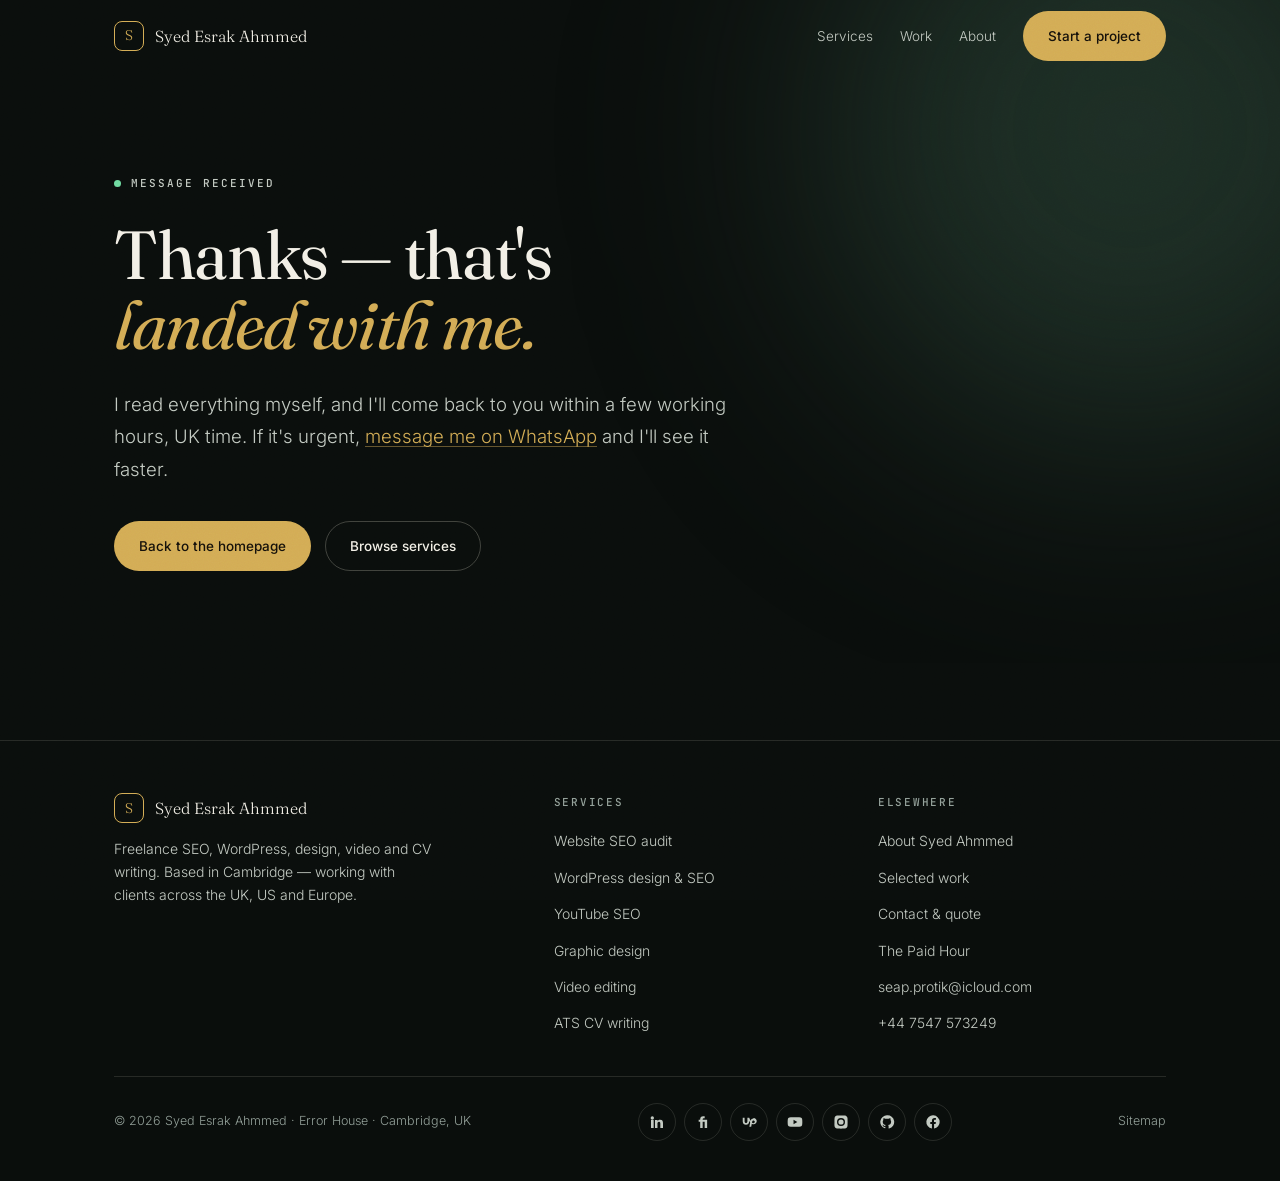
<file: thanks/index.html>
<!DOCTYPE html>
<html lang="en-GB" class="no-js">
<head>
<script>document.documentElement.classList.remove('no-js')</script>
<meta charset="utf-8">
<meta name="viewport" content="width=device-width, initial-scale=1">
<title>Thanks — your enquiry has been sent | Syed Esrak Ahmmed</title>
<meta name="description" content="Your enquiry has been received. I will reply within a few working hours, UK time — usually much sooner.">
<meta name="robots" content="noindex, follow">
<link rel="canonical" href="https://syed-esrak-ahmmed.github.io/thanks/">
<meta name="author" content="Syed Esrak Ahmmed">
<meta name="theme-color" content="#0A0E0C">
<meta property="og:type" content="website">
<meta property="og:site_name" content="Syed Esrak Ahmmed">
<meta property="og:locale" content="en_GB">
<meta property="og:title" content="Thanks — your enquiry has been sent | Syed Esrak Ahmmed">
<meta property="og:description" content="Your enquiry has been received. I will reply within a few working hours, UK time — usually much sooner.">
<meta property="og:url" content="https://syed-esrak-ahmmed.github.io/thanks/">
<meta property="og:image" content="https://syed-esrak-ahmmed.github.io/og.png">
<meta property="og:image:width" content="1200">
<meta property="og:image:height" content="630">
<meta property="og:image:alt" content="Syed Esrak Ahmmed — SEO and CV writing, Cambridge UK">
<meta name="twitter:card" content="summary_large_image">
<meta name="twitter:title" content="Thanks — your enquiry has been sent | Syed Esrak Ahmmed">
<meta name="twitter:description" content="Your enquiry has been received. I will reply within a few working hours, UK time — usually much sooner.">
<meta name="twitter:image" content="https://syed-esrak-ahmmed.github.io/og.png">
<link rel="preload" href="/fonts/fraunces.woff2" as="font" type="font/woff2" crossorigin>
<link rel="preload" href="/fonts/inter.woff2" as="font" type="font/woff2" crossorigin>
<link rel="stylesheet" href="/style.css">
<link rel="icon" href="/favicon.svg" type="image/svg+xml">
<link rel="apple-touch-icon" href="/icon-180.png">
<link rel="manifest" href="/site.webmanifest">
<script type="application/ld+json">{"@context":"https://schema.org","@graph":[{"@type":"WebSite","@id":"https://syed-esrak-ahmmed.github.io/#website","url":"https://syed-esrak-ahmmed.github.io/","name":"Syed Esrak Ahmmed — SEO, WordPress, Design & Video","inLanguage":"en-GB","publisher":{"@id":"https://syed-esrak-ahmmed.github.io/#person"}},{"@type":"Person","@id":"https://syed-esrak-ahmmed.github.io/#person","name":"Syed Esrak Ahmmed","alternateName":["Syed Ahmmed","Syed Ahmed","Syed Esrak","Syed Esrak Ahmed","Esrak Ahmmed","Syed Esrak A.","Seap","Esrak Official"],"givenName":"Syed","additionalName":"Esrak","familyName":"Ahmmed","description":"Syed Esrak Ahmmed — also written Syed Ahmmed — is a freelance SEO specialist, WordPress developer and graphic designer based in Cambridge, United Kingdom, and the founder of the studio Error House.","url":"https://syed-esrak-ahmmed.github.io/","mainEntityOfPage":{"@id":"https://syed-esrak-ahmmed.github.io/about/#profilepage"},"email":"mailto:seap.protik@icloud.com","telephone":"+44 7547 573249","image":{"@type":"ImageObject","@id":"https://syed-esrak-ahmmed.github.io/#logo","url":"https://syed-esrak-ahmmed.github.io/og.png","width":1200,"height":630,"caption":"Syed Esrak Ahmmed"},"jobTitle":["SEO Specialist","WordPress Developer","Web Designer","Graphic Designer"],"hasOccupation":{"@type":"Occupation","name":"Search Engine Optimisation Specialist","occupationLocation":{"@type":"City","name":"Cambridge"}},"alumniOf":{"@type":"CollegeOrUniversity","name":"Premier University of Technology"},"knowsLanguage":["en","bn","hi","ur"],"knowsAbout":["Search engine optimisation","Technical SEO","Keyword research","WordPress development","WooCommerce","YouTube SEO","Web design","Graphic design","Video editing","ATS resume writing"],"worksFor":{"@id":"https://syed-esrak-ahmmed.github.io/#business"},"homeLocation":{"@type":"Place","name":"Cambridge, United Kingdom"},"address":{"@type":"PostalAddress","addressLocality":"Cambridge","addressRegion":"Cambridgeshire","addressCountry":"GB"},"sameAs":["https://www.linkedin.com/in/syed-esrak-ahmmed-4987351a3/","https://github.com/Syed-Esrak-Ahmmed","https://www.fiverr.com/seap18","https://www.upwork.com/freelancers/~01e2ff8b6c2173f4e5","https://www.freelancer.com/u/seapprotik18","https://www.instagram.com/syed_esrak_ahmmed/","https://www.facebook.com/official.seap","https://www.youtube.com/@seapvlogs","https://linktr.ee/esrak_official","https://thepaidhour.com"]},{"@type":"ProfessionalService","@id":"https://syed-esrak-ahmmed.github.io/#business","name":"Error House — SEO, WordPress, Design & Video by Syed Esrak Ahmmed","url":"https://syed-esrak-ahmmed.github.io/","image":"https://syed-esrak-ahmmed.github.io/og.png","priceRange":"$$","email":"mailto:seap.protik@icloud.com","telephone":"+44 7547 573249","founder":{"@id":"https://syed-esrak-ahmmed.github.io/#person"},"foundingDate":"2022-11","address":{"@type":"PostalAddress","addressLocality":"Cambridge","addressRegion":"Cambridgeshire","addressCountry":"GB"},"areaServed":[{"@type":"Country","name":"United Kingdom"},{"@type":"Country","name":"United States"},{"@type":"Place","name":"Worldwide — remote"}],"knowsAbout":["Search engine optimisation","On-page SEO","Technical SEO audit","Keyword research","YouTube SEO","ATS resume writing","WordPress","WordPress SEO","Graphic design","Logo design","Video editing","Thumbnail design"],"hasOfferCatalog":{"@type":"OfferCatalog","name":"Services","itemListElement":[{"@type":"Offer","itemOffered":{"@type":"Service","name":"Website SEO audit and on-page fixes"}},{"@type":"Offer","itemOffered":{"@type":"Service","name":"YouTube SEO and channel optimisation"}},{"@type":"Offer","itemOffered":{"@type":"Service","name":"ATS CV and cover letter writing"}},{"@type":"Offer","itemOffered":{"@type":"Service","name":"WordPress website design and SEO"}},{"@type":"Offer","itemOffered":{"@type":"Service","name":"Graphic design and brand identity"}},{"@type":"Offer","itemOffered":{"@type":"Service","name":"Video editing for YouTube and ads"}}]}}]}</script>
</head>
<body>
<a class="skip" href="#main">Skip to content</a>
<header id="hdr">
<div class="wrap nav">
<a class="brand" href="/" aria-label="Syed Esrak Ahmmed — home"><span class="mark" aria-hidden="true">S</span> Syed Esrak Ahmmed</a>
<nav class="links" id="menu" aria-label="Main"><a href="/services/">Services</a><a href="/work/">Work</a><a href="/about/">About</a><a class="btn btn-gold" href="/contact/">Start a project</a></nav>
<button class="burger" id="burger" aria-label="Open menu" aria-expanded="false" aria-controls="menu"><span></span><span></span><span></span></button>
</div></header>
<main id="main">
<section class="hero"><div class="glow g1"></div><div class="wrap">
<p class="eyebrow mono"><span class="dot" aria-hidden="true"></span> Message received</p>
<h1 class="display">Thanks — that's<br><em>landed with me.</em></h1>
<p class="lede">I read everything myself, and I'll come back to you within a few working hours, UK time. If it's urgent, <a href="https://wa.me/447547573249" target="_blank" rel="noopener">message me on WhatsApp</a> and I'll see it faster.</p>
<div class="hero-cta"><a class="btn btn-gold" href="/">Back to the homepage</a>
<a class="btn btn-ghost" href="/services/">Browse services</a></div>
</div></section>
</main>
<footer>
<div class="wrap">
<div class="fgrid">
  <div>
    <div class="brand" style="margin-bottom:14px"><span class="mark" aria-hidden="true">S</span> Syed Esrak Ahmmed</div>
    <p>Freelance SEO, WordPress, design, video and CV writing. Based in Cambridge — working with clients across the UK, US and Europe.</p>
  </div>
  <div>
    <h2>Services</h2>
    <ul>
      <li><a href="/seo-audit/">Website SEO audit</a></li>
      <li><a href="/wordpress-seo/">WordPress design &amp; SEO</a></li>
      <li><a href="/youtube-seo/">YouTube SEO</a></li>
      <li><a href="/graphic-design/">Graphic design</a></li>
      <li><a href="/video-editing/">Video editing</a></li>
      <li><a href="/cv-writing/">ATS CV writing</a></li>
    </ul>
  </div>
  <div>
    <h2>Elsewhere</h2>
    <ul>
      <li><a href="/about/">About Syed Ahmmed</a></li>
      <li><a href="/work/">Selected work</a></li>
      <li><a href="/contact/">Contact &amp; quote</a></li>
      <li><a href="https://thepaidhour.com" target="_blank" rel="noopener">The Paid Hour</a></li>
      <li><a href="mailto:seap.protik@icloud.com">seap.protik@icloud.com</a></li>
      <li><a href="tel:+447547573249">+44 7547 573249</a></li>
    </ul>
  </div>
</div>
<div class="foot">
  <small>© <span id="yr">2026</span> Syed Esrak Ahmmed · Error House · Cambridge, UK</small>
  <div class="social"><a href="https://www.linkedin.com/in/syed-esrak-ahmmed-4987351a3/" target="_blank" rel="noopener me" aria-label="LinkedIn"><svg width="16" height="16" viewBox="0 0 24 24" fill="currentColor" aria-hidden="true"><path d="M4.98 3.5a2.5 2.5 0 11-.02 5 2.5 2.5 0 01.02-5zM3 9h4v12H3zM9 9h3.8v1.7h.05c.53-1 1.83-2.05 3.77-2.05C20.5 8.65 21 11 21 14.2V21h-4v-6c0-1.43-.03-3.27-2-3.27-2 0-2.3 1.56-2.3 3.17V21H9z"/></svg></a><a href="https://www.fiverr.com/seap18" target="_blank" rel="noopener me" aria-label="Fiverr"><svg width="16" height="16" viewBox="0 0 24 24" fill="currentColor" aria-hidden="true"><path d="M14.5 8.5h-3V7.8c0-.9.6-1.3 1.5-1.3h1.5V3.5h-2.2c-2.9 0-4.5 1.6-4.5 4.3v.7H5.5v3h2.3V21h3.7v-9.5h3V21h3.7V8.5z"/></svg></a><a href="https://www.upwork.com/freelancers/~01e2ff8b6c2173f4e5" target="_blank" rel="noopener me" aria-label="Upwork"><svg width="16" height="16" viewBox="0 0 24 24" fill="currentColor" aria-hidden="true"><path d="M18.6 6.9c-2 0-3.5 1.3-4.1 3.4-1-1.5-1.7-3.2-2.1-4.5H9.6v5.4c0 1.3-.9 2.3-2.1 2.3s-2.1-1-2.1-2.3V5.8H2.6v5.4c0 2.9 2.1 5 4.9 5 2.7 0 4.8-2.1 4.8-5v-.9c.4.8.9 1.7 1.5 2.5l-1.3 6.4h2.8l.9-4.5c.8.5 1.7.8 2.7.8 2.6 0 4.7-2.2 4.7-4.9 0-2.6-2.1-4.7-4.7-4.7zm0 6.9c-.8 0-1.6-.3-2.2-.9l.2-.9c.2-1.3 1-2.3 2-2.3 1.2 0 2.1 1 2.1 2.1s-.9 2-2.1 2z"/></svg></a><a href="https://www.youtube.com/@seapvlogs" target="_blank" rel="noopener me" aria-label="YouTube"><svg width="16" height="16" viewBox="0 0 24 24" fill="currentColor" aria-hidden="true"><path d="M23 12s0-3.4-.4-5c-.3-.9-1-1.6-1.9-1.9C19 4.7 12 4.7 12 4.7s-7 0-8.7.4c-.9.3-1.6 1-1.9 1.9C1 8.6 1 12 1 12s0 3.4.4 5c.3.9 1 1.6 1.9 1.9 1.7.4 8.7.4 8.7.4s7 0 8.7-.4c.9-.3 1.6-1 1.9-1.9.4-1.6.4-5 .4-5zM9.8 15.3V8.7l5.7 3.3z"/></svg></a><a href="https://www.instagram.com/syed_esrak_ahmmed/" target="_blank" rel="noopener me" aria-label="Instagram"><svg width="16" height="16" viewBox="0 0 24 24" fill="currentColor" aria-hidden="true"><path d="M12 2.2c3.2 0 3.6 0 4.9.07 1.2.05 1.8.25 2.2.42.6.22 1 .48 1.4.9.42.42.68.82.9 1.4.17.42.37 1.03.42 2.2.07 1.3.07 1.7.07 4.9s0 3.6-.07 4.9c-.05 1.2-.25 1.8-.42 2.2a3.9 3.9 0 01-.9 1.4c-.42.42-.82.68-1.4.9-.42.17-1.03.37-2.2.42-1.3.07-1.7.07-4.9.07s-3.6 0-4.9-.07c-1.2-.05-1.8-.25-2.2-.42a3.9 3.9 0 01-1.4-.9 3.9 3.9 0 01-.9-1.4c-.17-.42-.37-1.03-.42-2.2C2.2 15.6 2.2 15.2 2.2 12s0-3.6.07-4.9c.05-1.2.25-1.8.42-2.2.22-.6.48-1 .9-1.4.42-.42.82-.68 1.4-.9.42-.17 1.03-.37 2.2-.42C8.4 2.2 8.8 2.2 12 2.2zm0 3.8a6 6 0 100 12 6 6 0 000-12zm0 9.9a3.9 3.9 0 110-7.8 3.9 3.9 0 010 7.8zm7.6-10.1a1.4 1.4 0 11-2.8 0 1.4 1.4 0 012.8 0z"/></svg></a><a href="https://github.com/Syed-Esrak-Ahmmed" target="_blank" rel="noopener me" aria-label="GitHub"><svg width="16" height="16" viewBox="0 0 24 24" fill="currentColor" aria-hidden="true"><path d="M12 2a10 10 0 00-3.2 19.5c.5.1.7-.2.7-.5v-1.7C6.7 19.8 6.1 18 6.1 18c-.4-1.1-1-1.4-1-1.4-.9-.6.1-.6.1-.6 1 .1 1.5 1 1.5 1 .9 1.5 2.3 1.1 2.8.8.1-.6.3-1.1.6-1.3-2.2-.3-4.5-1.1-4.5-4.9 0-1.1.4-2 1-2.7-.1-.2-.4-1.2.1-2.6 0 0 .8-.3 2.7 1a9.4 9.4 0 015 0c1.9-1.3 2.7-1 2.7-1 .5 1.4.2 2.4.1 2.6.6.7 1 1.6 1 2.7 0 3.8-2.3 4.6-4.5 4.9.3.3.7 1 .7 1.9v2.8c0 .3.2.6.7.5A10 10 0 0012 2z"/></svg></a><a href="https://www.facebook.com/official.seap" target="_blank" rel="noopener me" aria-label="Facebook"><svg width="16" height="16" viewBox="0 0 24 24" fill="currentColor" aria-hidden="true"><path d="M22 12a10 10 0 10-11.6 9.9v-7H7.9V12h2.5V9.8c0-2.5 1.5-3.9 3.8-3.9 1.1 0 2.2.2 2.2.2v2.5h-1.3c-1.2 0-1.6.8-1.6 1.6V12h2.8l-.4 2.9h-2.3v7A10 10 0 0022 12z"/></svg></a></div>
  <small><a href="/sitemap.xml">Sitemap</a></small>
</div>
</div></footer>
<script>
(function(){var h=document.getElementById('hdr'),s=function(){h.classList.toggle('solid',scrollY>24)};s();addEventListener('scroll',s,{passive:true});
var b=document.getElementById('burger'),m=document.getElementById('menu');
b.addEventListener('click',function(){var o=m.classList.toggle('open');b.setAttribute('aria-expanded',o);b.setAttribute('aria-label',o?'Close menu':'Open menu')});
m.addEventListener('click',function(e){if(e.target.closest('a'))m.classList.remove('open')});
var y=document.getElementById('yr');if(y)y.textContent=new Date().getFullYear();
if('IntersectionObserver' in window){var io=new IntersectionObserver(function(es){es.forEach(function(e){if(e.isIntersecting){e.target.classList.add('in');io.unobserve(e.target)}})},{threshold:.1,rootMargin:'0px 0px -6% 0px'});
var el=document.querySelectorAll('.rv');for(var i=0;i<el.length;i++){el[i].style.transitionDelay=(Math.min(i,6)*45)+'ms';io.observe(el[i])}}
else{var el2=document.querySelectorAll('.rv');for(var j=0;j<el2.length;j++)el2[j].classList.add('in')}
setTimeout(function(){var el3=document.querySelectorAll('.rv:not(.in)');for(var k=0;k<el3.length;k++)el3[k].classList.add('in')},1400);
})();
</script>
</body>
</html>
</file>
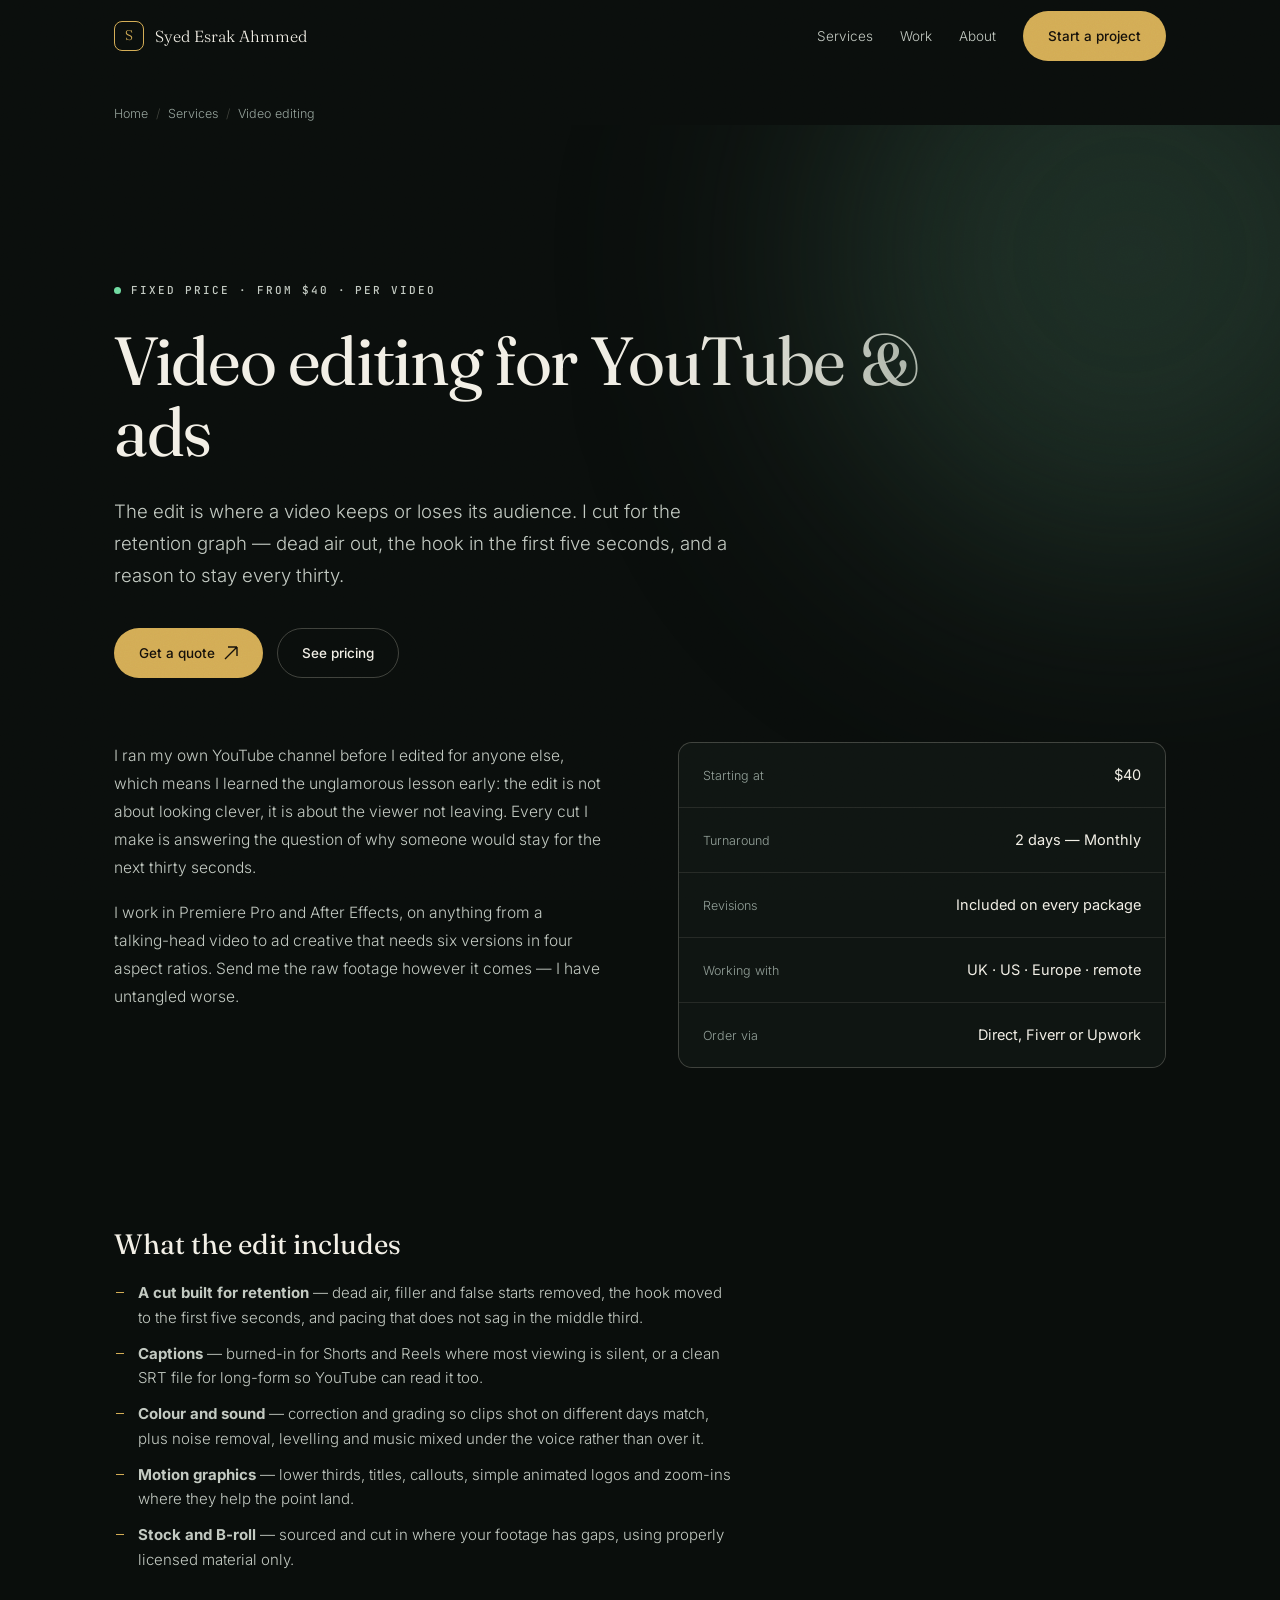
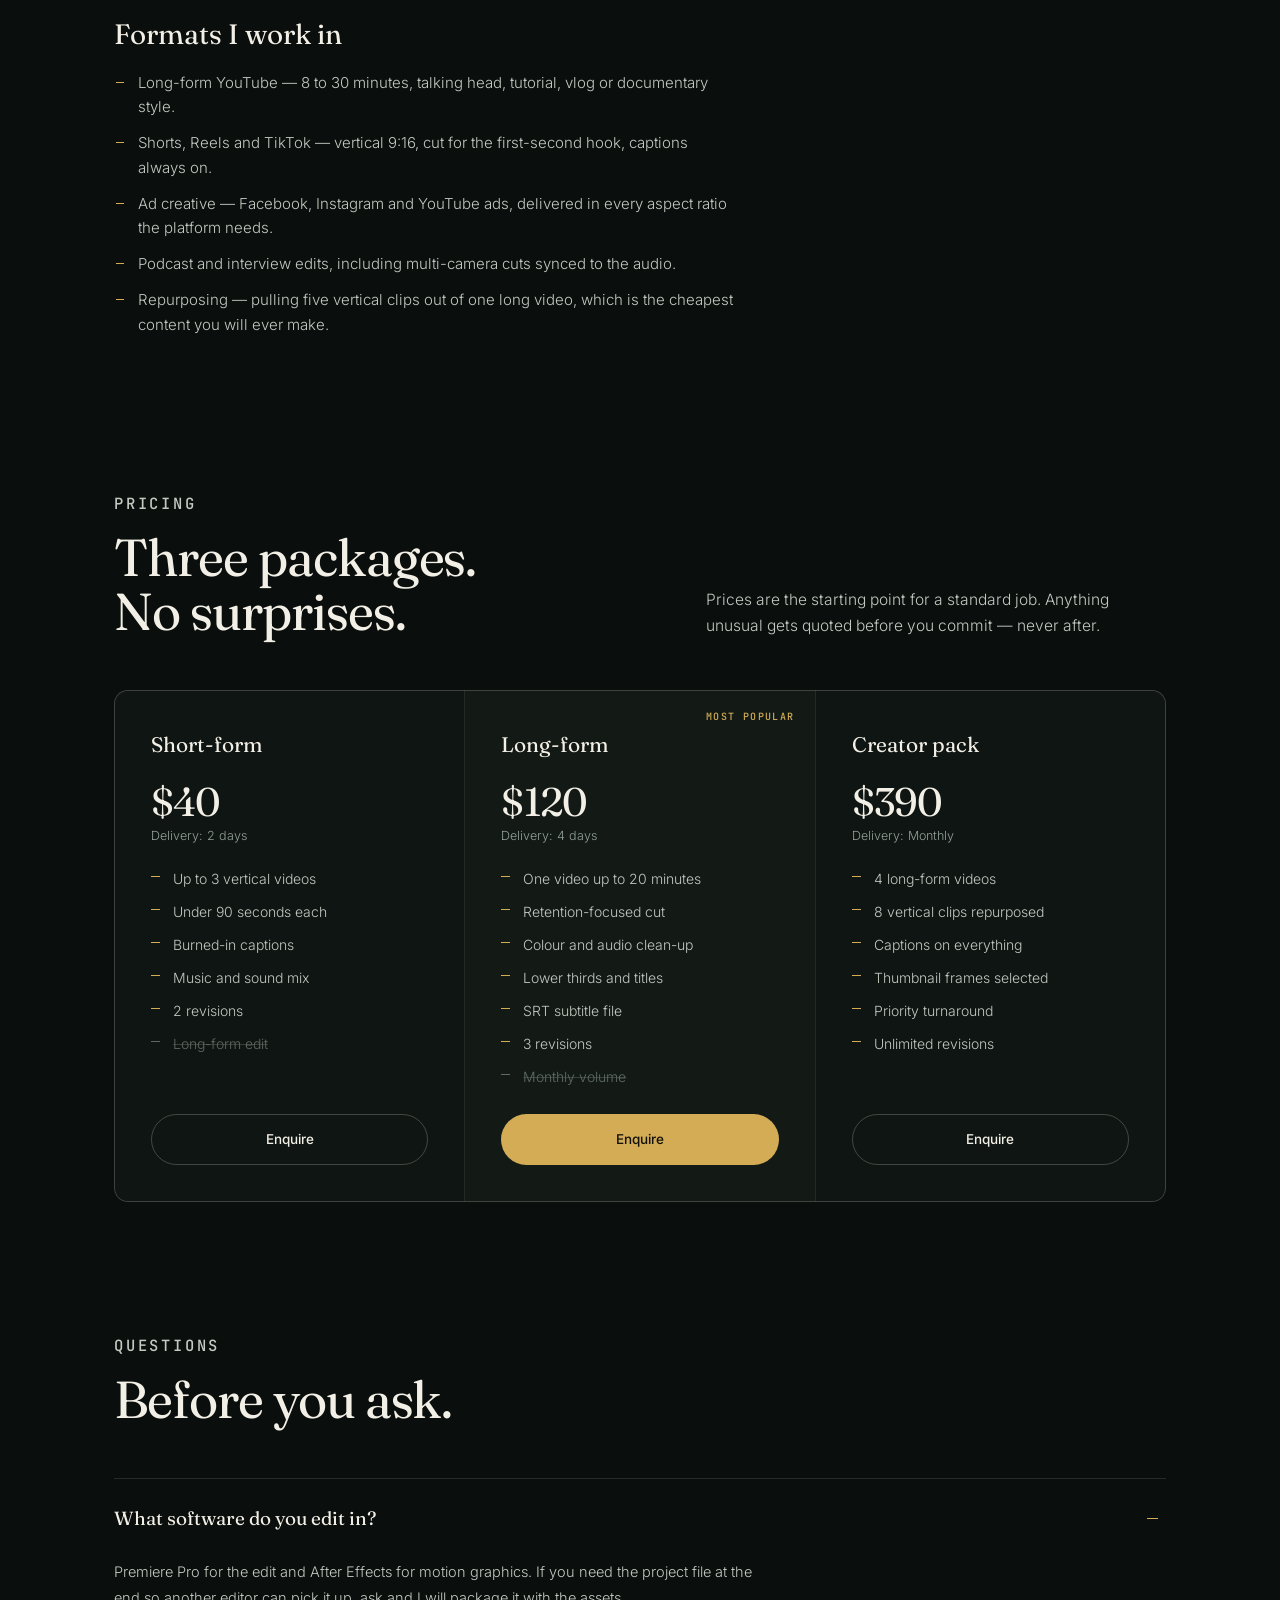
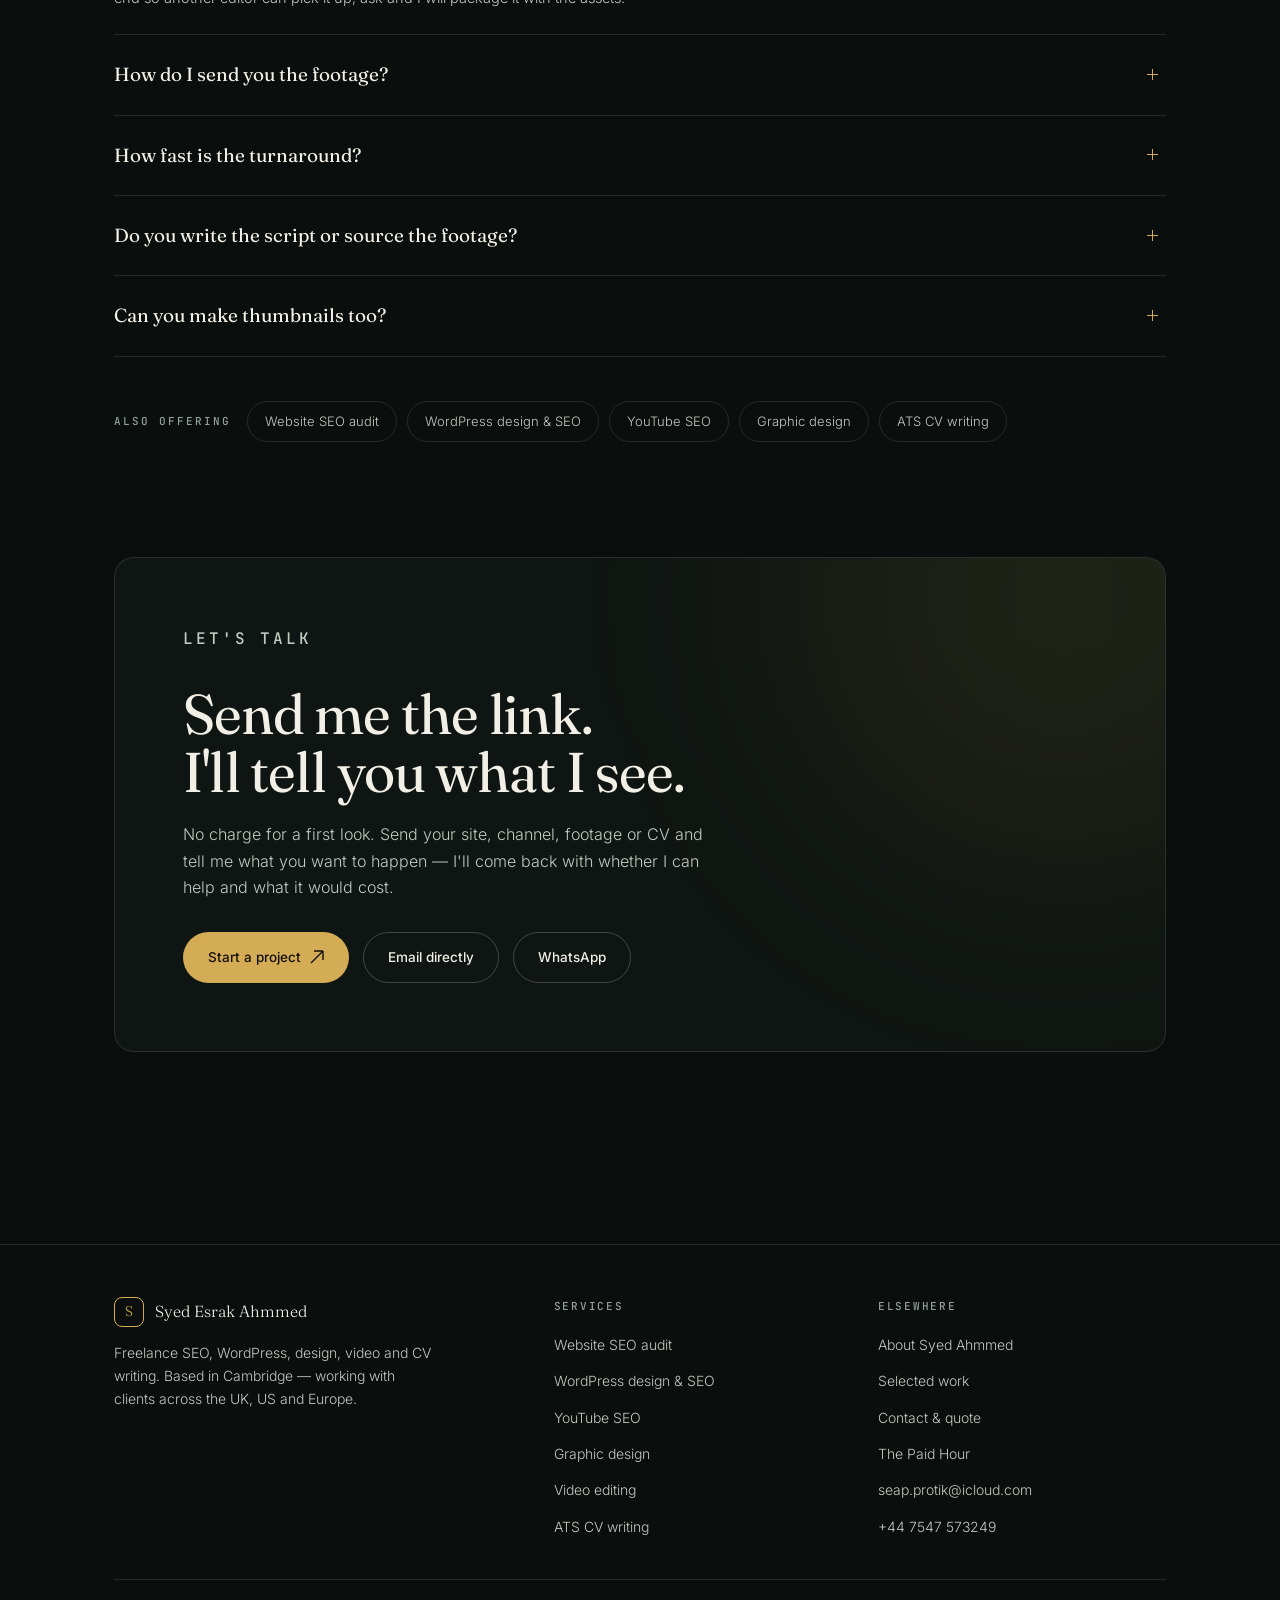
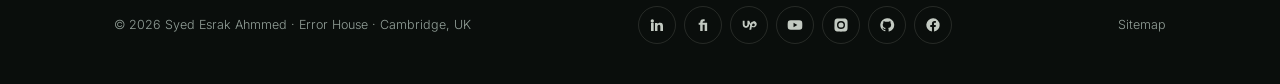
<file: video-editing/index.html>
<!DOCTYPE html>
<html lang="en-GB" class="no-js">
<head>
<script>document.documentElement.classList.remove('no-js')</script>
<meta charset="utf-8">
<meta name="viewport" content="width=device-width, initial-scale=1">
<title>Freelance Video Editing for YouTube, Reels &amp; Ads</title>
<meta name="description" content="Freelance video editing for YouTube, Shorts, Reels and ads. Retention-focused cuts, captions, colour and sound. From $40 per video.">
<link rel="canonical" href="https://syed-esrak-ahmmed.github.io/video-editing/">
<meta name="author" content="Syed Esrak Ahmmed">
<meta name="theme-color" content="#0A0E0C">
<meta property="og:type" content="website">
<meta property="og:site_name" content="Syed Esrak Ahmmed">
<meta property="og:locale" content="en_GB">
<meta property="og:title" content="Freelance Video Editing for YouTube, Reels &amp; Ads">
<meta property="og:description" content="Freelance video editing for YouTube, Shorts, Reels and ads. Retention-focused cuts, captions, colour and sound. From $40 per video.">
<meta property="og:url" content="https://syed-esrak-ahmmed.github.io/video-editing/">
<meta property="og:image" content="https://syed-esrak-ahmmed.github.io/og.png">
<meta property="og:image:width" content="1200">
<meta property="og:image:height" content="630">
<meta property="og:image:alt" content="Syed Esrak Ahmmed — SEO and CV writing, Cambridge UK">
<meta name="twitter:card" content="summary_large_image">
<meta name="twitter:title" content="Freelance Video Editing for YouTube, Reels &amp; Ads">
<meta name="twitter:description" content="Freelance video editing for YouTube, Shorts, Reels and ads. Retention-focused cuts, captions, colour and sound. From $40 per video.">
<meta name="twitter:image" content="https://syed-esrak-ahmmed.github.io/og.png">
<link rel="preload" href="/fonts/fraunces.woff2" as="font" type="font/woff2" crossorigin>
<link rel="preload" href="/fonts/inter.woff2" as="font" type="font/woff2" crossorigin>
<link rel="stylesheet" href="/style.css">
<link rel="icon" href="/favicon.svg" type="image/svg+xml">
<link rel="apple-touch-icon" href="/icon-180.png">
<link rel="manifest" href="/site.webmanifest">
<script type="application/ld+json">{"@context":"https://schema.org","@graph":[{"@type":"WebSite","@id":"https://syed-esrak-ahmmed.github.io/#website","url":"https://syed-esrak-ahmmed.github.io/","name":"Syed Esrak Ahmmed — SEO, WordPress, Design & Video","inLanguage":"en-GB","publisher":{"@id":"https://syed-esrak-ahmmed.github.io/#person"}},{"@type":"Person","@id":"https://syed-esrak-ahmmed.github.io/#person","name":"Syed Esrak Ahmmed","alternateName":["Syed Ahmmed","Syed Ahmed","Syed Esrak","Syed Esrak Ahmed","Esrak Ahmmed","Syed Esrak A.","Seap","Esrak Official"],"givenName":"Syed","additionalName":"Esrak","familyName":"Ahmmed","description":"Syed Esrak Ahmmed — also written Syed Ahmmed — is a freelance SEO specialist, WordPress developer and graphic designer based in Cambridge, United Kingdom, and the founder of the studio Error House.","url":"https://syed-esrak-ahmmed.github.io/","mainEntityOfPage":{"@id":"https://syed-esrak-ahmmed.github.io/about/#profilepage"},"email":"mailto:seap.protik@icloud.com","telephone":"+44 7547 573249","image":{"@type":"ImageObject","@id":"https://syed-esrak-ahmmed.github.io/#logo","url":"https://syed-esrak-ahmmed.github.io/og.png","width":1200,"height":630,"caption":"Syed Esrak Ahmmed"},"jobTitle":["SEO Specialist","WordPress Developer","Web Designer","Graphic Designer"],"hasOccupation":{"@type":"Occupation","name":"Search Engine Optimisation Specialist","occupationLocation":{"@type":"City","name":"Cambridge"}},"alumniOf":{"@type":"CollegeOrUniversity","name":"Premier University of Technology"},"knowsLanguage":["en","bn","hi","ur"],"knowsAbout":["Search engine optimisation","Technical SEO","Keyword research","WordPress development","WooCommerce","YouTube SEO","Web design","Graphic design","Video editing","ATS resume writing"],"worksFor":{"@id":"https://syed-esrak-ahmmed.github.io/#business"},"homeLocation":{"@type":"Place","name":"Cambridge, United Kingdom"},"address":{"@type":"PostalAddress","addressLocality":"Cambridge","addressRegion":"Cambridgeshire","addressCountry":"GB"},"sameAs":["https://www.linkedin.com/in/syed-esrak-ahmmed-4987351a3/","https://github.com/Syed-Esrak-Ahmmed","https://www.fiverr.com/seap18","https://www.upwork.com/freelancers/~01e2ff8b6c2173f4e5","https://www.freelancer.com/u/seapprotik18","https://www.instagram.com/syed_esrak_ahmmed/","https://www.facebook.com/official.seap","https://www.youtube.com/@seapvlogs","https://linktr.ee/esrak_official","https://thepaidhour.com"]},{"@type":"ProfessionalService","@id":"https://syed-esrak-ahmmed.github.io/#business","name":"Error House — SEO, WordPress, Design & Video by Syed Esrak Ahmmed","url":"https://syed-esrak-ahmmed.github.io/","image":"https://syed-esrak-ahmmed.github.io/og.png","priceRange":"$$","email":"mailto:seap.protik@icloud.com","telephone":"+44 7547 573249","founder":{"@id":"https://syed-esrak-ahmmed.github.io/#person"},"foundingDate":"2022-11","address":{"@type":"PostalAddress","addressLocality":"Cambridge","addressRegion":"Cambridgeshire","addressCountry":"GB"},"areaServed":[{"@type":"Country","name":"United Kingdom"},{"@type":"Country","name":"United States"},{"@type":"Place","name":"Worldwide — remote"}],"knowsAbout":["Search engine optimisation","On-page SEO","Technical SEO audit","Keyword research","YouTube SEO","ATS resume writing","WordPress","WordPress SEO","Graphic design","Logo design","Video editing","Thumbnail design"],"hasOfferCatalog":{"@type":"OfferCatalog","name":"Services","itemListElement":[{"@type":"Offer","itemOffered":{"@type":"Service","name":"Website SEO audit and on-page fixes"}},{"@type":"Offer","itemOffered":{"@type":"Service","name":"YouTube SEO and channel optimisation"}},{"@type":"Offer","itemOffered":{"@type":"Service","name":"ATS CV and cover letter writing"}},{"@type":"Offer","itemOffered":{"@type":"Service","name":"WordPress website design and SEO"}},{"@type":"Offer","itemOffered":{"@type":"Service","name":"Graphic design and brand identity"}},{"@type":"Offer","itemOffered":{"@type":"Service","name":"Video editing for YouTube and ads"}}]}},{"@type":"BreadcrumbList","itemListElement":[{"@type":"ListItem","position":1,"name":"Home","item":"https://syed-esrak-ahmmed.github.io/"},{"@type":"ListItem","position":2,"name":"Services","item":"https://syed-esrak-ahmmed.github.io/services/"},{"@type":"ListItem","position":3,"name":"Video editing","item":"https://syed-esrak-ahmmed.github.io/video-editing/"}]},{"@type":"FAQPage","mainEntity":[{"@type":"Question","name":"What software do you edit in?","acceptedAnswer":{"@type":"Answer","text":"Premiere Pro for the edit and After Effects for motion graphics. If you need the project file at the end so another editor can pick it up, ask and I will package it with the assets."}},{"@type":"Question","name":"How do I send you the footage?","acceptedAnswer":{"@type":"Answer","text":"Google Drive, Dropbox or WeTransfer — whichever you already use. Send it as it came off the camera or phone; you do not need to organise or convert anything first."}},{"@type":"Question","name":"How fast is the turnaround?","acceptedAnswer":{"@type":"Answer","text":"Two days for short-form, four for a long-form edit, from the point the footage lands. If you have a launch date, tell me before you order and I will confirm whether it is realistic rather than agreeing and then missing it."}},{"@type":"Question","name":"Do you write the script or source the footage?","acceptedAnswer":{"@type":"Answer","text":"I edit what you send. I will restructure and cut it hard to keep it watchable, and I can source licensed B-roll and music to fill gaps, but I don't write scripts or film original footage."}},{"@type":"Question","name":"Can you make thumbnails too?","acceptedAnswer":{"@type":"Answer","text":"I will pick the best frame from the video and pass it over as part of the edit. If you want a designed thumbnail with text and treatment, that is the graphic design service."}}]},{"@type":"Service","name":"Video editing","serviceType":"video editing","url":"https://syed-esrak-ahmmed.github.io/video-editing/","provider":{"@id":"https://syed-esrak-ahmmed.github.io/#business"},"description":"Freelance video editing for YouTube, Shorts, Reels and ads. Retention-focused cuts, captions, colour and sound. From $40 per video.","areaServed":[{"@type":"Country","name":"United Kingdom"},{"@type":"Country","name":"United States"}],"offers":[{"@type":"Offer","name":"Short-form","price":"40","priceCurrency":"USD","url":"https://syed-esrak-ahmmed.github.io/video-editing/#pricing","availability":"https://schema.org/InStock"},{"@type":"Offer","name":"Long-form","price":"120","priceCurrency":"USD","url":"https://syed-esrak-ahmmed.github.io/video-editing/#pricing","availability":"https://schema.org/InStock"},{"@type":"Offer","name":"Creator pack","price":"390","priceCurrency":"USD","url":"https://syed-esrak-ahmmed.github.io/video-editing/#pricing","availability":"https://schema.org/InStock"}]}]}</script>
</head>
<body>
<a class="skip" href="#main">Skip to content</a>
<header id="hdr">
<div class="wrap nav">
<a class="brand" href="/" aria-label="Syed Esrak Ahmmed — home"><span class="mark" aria-hidden="true">S</span> Syed Esrak Ahmmed</a>
<nav class="links" id="menu" aria-label="Main"><a href="/services/">Services</a><a href="/work/">Work</a><a href="/about/">About</a><a class="btn btn-gold" href="/contact/">Start a project</a></nav>
<button class="burger" id="burger" aria-label="Open menu" aria-expanded="false" aria-controls="menu"><span></span><span></span><span></span></button>
</div></header>
<main id="main">
<nav class="wrap crumbs" aria-label="Breadcrumb"><ol><li><a href="/">Home</a></li><li><a href="/services/">Services</a></li><li aria-current="page">Video editing</li></ol></nav>
<section class="hero short"><div class="glow g1"></div><div class="wrap">
<p class="eyebrow mono rv"><span class="dot" aria-hidden="true"></span> Fixed price · from $40 · per video</p>
<h1 class="display rv">Video editing for YouTube &amp; ads</h1>
<p class="lede rv">The edit is where a video keeps or loses its audience. I cut for the retention graph — dead air out, the hook in the first five seconds, and a reason to stay every thirty.</p>
<div class="hero-cta rv"><a class="btn btn-gold" href="/contact/">Get a quote <svg width="14" height="14" viewBox="0 0 14 14" fill="none" aria-hidden="true"><path d="M1 13L13 1M13 1H4M13 1v9" stroke="currentColor" stroke-width="1.4"/></svg></a>
<a class="btn btn-ghost" href="#pricing">See pricing</a></div>
</div></section>

<section class="sec tight"><div class="wrap"><div class="about">
<div class="prose rv"><p>I ran my own YouTube channel before I edited for anyone else, which means I learned the unglamorous lesson early: the edit is not about looking clever, it is about the viewer not leaving. Every cut I make is answering the question of why someone would stay for the next thirty seconds.</p><p>I work in Premiere Pro and After Effects, on anything from a talking-head video to ad creative that needs six versions in four aspect ratios. Send me the raw footage however it comes — I have untangled worse.</p></div>
<div class="rv"><div class="facts">
<div class="fact"><span>Starting at</span><b>$40</b></div>
<div class="fact"><span>Turnaround</span><b>2 days — Monthly</b></div>
<div class="fact"><span>Revisions</span><b>Included on every package</b></div>
<div class="fact"><span>Working with</span><b>UK · US · Europe · remote</b></div>
<div class="fact"><span>Order via</span><b>Direct, Fiverr or Upwork</b></div>
</div></div></div></div></section>

<section class="sec tight"><div class="wrap"><div class="prose" style="max-width:none"><div class="rv"><h3>What the edit includes</h3><ul><li><strong>A cut built for retention</strong> — dead air, filler and false starts removed, the hook moved to the first five seconds, and pacing that does not sag in the middle third.</li><li><strong>Captions</strong> — burned-in for Shorts and Reels where most viewing is silent, or a clean SRT file for long-form so YouTube can read it too.</li><li><strong>Colour and sound</strong> — correction and grading so clips shot on different days match, plus noise removal, levelling and music mixed under the voice rather than over it.</li><li><strong>Motion graphics</strong> — lower thirds, titles, callouts, simple animated logos and zoom-ins where they help the point land.</li><li><strong>Stock and B-roll</strong> — sourced and cut in where your footage has gaps, using properly licensed material only.</li></ul></div><div class="rv"><h3>Formats I work in</h3><ul><li>Long-form YouTube — 8 to 30 minutes, talking head, tutorial, vlog or documentary style.</li><li>Shorts, Reels and TikTok — vertical 9:16, cut for the first-second hook, captions always on.</li><li>Ad creative — Facebook, Instagram and YouTube ads, delivered in every aspect ratio the platform needs.</li><li>Podcast and interview edits, including multi-camera cuts synced to the audio.</li><li>Repurposing — pulling five vertical clips out of one long video, which is the cheapest content you will ever make.</li></ul></div></div></div></section>


<section class="sec tight" id="pricing"><div class="wrap">
<div class="sec-head rv"><div><p class="mono gold">Pricing</p><h2 class="display">Three packages.<br>No surprises.</h2></div>
<p>Prices are the starting point for a standard job. Anything unusual gets quoted before you commit — never after.</p></div>
<div class="tiers"><div class="tier rv"><h3>Short-form</h3><p class="amt display">$40</p>
<p class="dl">Delivery: 2 days</p><ul><li>Up to 3 vertical videos</li><li>Under 90 seconds each</li><li>Burned-in captions</li><li>Music and sound mix</li><li>2 revisions</li><li class="no">Long-form edit</li></ul>
<a class="btn btn-ghost" href="/contact/">Enquire</a></div><div class="tier best rv"><h3>Long-form</h3><p class="amt display">$120</p>
<p class="dl">Delivery: 4 days</p><ul><li>One video up to 20 minutes</li><li>Retention-focused cut</li><li>Colour and audio clean-up</li><li>Lower thirds and titles</li><li>SRT subtitle file</li><li>3 revisions</li><li class="no">Monthly volume</li></ul>
<a class="btn btn-gold" href="/contact/">Enquire</a></div><div class="tier rv"><h3>Creator pack</h3><p class="amt display">$390</p>
<p class="dl">Delivery: Monthly</p><ul><li>4 long-form videos</li><li>8 vertical clips repurposed</li><li>Captions on everything</li><li>Thumbnail frames selected</li><li>Priority turnaround</li><li>Unlimited revisions</li></ul>
<a class="btn btn-ghost" href="/contact/">Enquire</a></div></div></div></section>

<section class="sec tight"><div class="wrap">
<div class="sec-head rv"><div><p class="mono gold">Questions</p><h2 class="display">Before you ask.</h2></div></div>
<div class="faq"><details class="rv" open><summary>What software do you edit in?</summary><p class="ans">Premiere Pro for the edit and After Effects for motion graphics. If you need the project file at the end so another editor can pick it up, ask and I will package it with the assets.</p></details><details class="rv"><summary>How do I send you the footage?</summary><p class="ans">Google Drive, Dropbox or WeTransfer — whichever you already use. Send it as it came off the camera or phone; you do not need to organise or convert anything first.</p></details><details class="rv"><summary>How fast is the turnaround?</summary><p class="ans">Two days for short-form, four for a long-form edit, from the point the footage lands. If you have a launch date, tell me before you order and I will confirm whether it is realistic rather than agreeing and then missing it.</p></details><details class="rv"><summary>Do you write the script or source the footage?</summary><p class="ans">I edit what you send. I will restructure and cut it hard to keep it watchable, and I can source licensed B-roll and music to fill gaps, but I don't write scripts or film original footage.</p></details><details class="rv"><summary>Can you make thumbnails too?</summary><p class="ans">I will pick the best frame from the video and pass it over as part of the edit. If you want a designed thumbnail with text and treatment, that is the <a href="/graphic-design/">graphic design service</a>.</p></details></div>
<div class="also rv" style="margin-top:44px"><span class="mono" style="align-self:center;color:var(--muted);margin-right:6px">Also offering</span><a class="chip" href="/seo-audit/">Website SEO audit</a><a class="chip" href="/wordpress-seo/">WordPress design &amp; SEO</a><a class="chip" href="/youtube-seo/">YouTube SEO</a><a class="chip" href="/graphic-design/">Graphic design</a><a class="chip" href="/cv-writing/">ATS CV writing</a></div>
</div></section>
<section class="sec tight"><div class="wrap">
<div class="cta rv"><div class="glow"></div>
<p class="mono gold" style="position:relative">Let's talk</p>
<h2 class="display">Send me the link.<br>I'll tell you what I see.</h2>
<p>No charge for a first look. Send your site, channel, footage or CV and tell me what you want to happen — I'll come back with whether I can help and what it would cost.</p>
<div class="cta-row">
<a class="btn btn-gold" href="/contact/">Start a project <svg width="14" height="14" viewBox="0 0 14 14" fill="none" aria-hidden="true"><path d="M1 13L13 1M13 1H4M13 1v9" stroke="currentColor" stroke-width="1.4"/></svg></a>
<a class="btn btn-ghost" href="mailto:seap.protik@icloud.com">Email directly</a>
<a class="btn btn-ghost" href="https://wa.me/447547573249" target="_blank" rel="noopener">WhatsApp</a>
</div></div></div></section>
</main>
<footer>
<div class="wrap">
<div class="fgrid">
  <div>
    <div class="brand" style="margin-bottom:14px"><span class="mark" aria-hidden="true">S</span> Syed Esrak Ahmmed</div>
    <p>Freelance SEO, WordPress, design, video and CV writing. Based in Cambridge — working with clients across the UK, US and Europe.</p>
  </div>
  <div>
    <h2>Services</h2>
    <ul>
      <li><a href="/seo-audit/">Website SEO audit</a></li>
      <li><a href="/wordpress-seo/">WordPress design &amp; SEO</a></li>
      <li><a href="/youtube-seo/">YouTube SEO</a></li>
      <li><a href="/graphic-design/">Graphic design</a></li>
      <li><a href="/video-editing/">Video editing</a></li>
      <li><a href="/cv-writing/">ATS CV writing</a></li>
    </ul>
  </div>
  <div>
    <h2>Elsewhere</h2>
    <ul>
      <li><a href="/about/">About Syed Ahmmed</a></li>
      <li><a href="/work/">Selected work</a></li>
      <li><a href="/contact/">Contact &amp; quote</a></li>
      <li><a href="https://thepaidhour.com" target="_blank" rel="noopener">The Paid Hour</a></li>
      <li><a href="mailto:seap.protik@icloud.com">seap.protik@icloud.com</a></li>
      <li><a href="tel:+447547573249">+44 7547 573249</a></li>
    </ul>
  </div>
</div>
<div class="foot">
  <small>© <span id="yr">2026</span> Syed Esrak Ahmmed · Error House · Cambridge, UK</small>
  <div class="social"><a href="https://www.linkedin.com/in/syed-esrak-ahmmed-4987351a3/" target="_blank" rel="noopener me" aria-label="LinkedIn"><svg width="16" height="16" viewBox="0 0 24 24" fill="currentColor" aria-hidden="true"><path d="M4.98 3.5a2.5 2.5 0 11-.02 5 2.5 2.5 0 01.02-5zM3 9h4v12H3zM9 9h3.8v1.7h.05c.53-1 1.83-2.05 3.77-2.05C20.5 8.65 21 11 21 14.2V21h-4v-6c0-1.43-.03-3.27-2-3.27-2 0-2.3 1.56-2.3 3.17V21H9z"/></svg></a><a href="https://www.fiverr.com/seap18" target="_blank" rel="noopener me" aria-label="Fiverr"><svg width="16" height="16" viewBox="0 0 24 24" fill="currentColor" aria-hidden="true"><path d="M14.5 8.5h-3V7.8c0-.9.6-1.3 1.5-1.3h1.5V3.5h-2.2c-2.9 0-4.5 1.6-4.5 4.3v.7H5.5v3h2.3V21h3.7v-9.5h3V21h3.7V8.5z"/></svg></a><a href="https://www.upwork.com/freelancers/~01e2ff8b6c2173f4e5" target="_blank" rel="noopener me" aria-label="Upwork"><svg width="16" height="16" viewBox="0 0 24 24" fill="currentColor" aria-hidden="true"><path d="M18.6 6.9c-2 0-3.5 1.3-4.1 3.4-1-1.5-1.7-3.2-2.1-4.5H9.6v5.4c0 1.3-.9 2.3-2.1 2.3s-2.1-1-2.1-2.3V5.8H2.6v5.4c0 2.9 2.1 5 4.9 5 2.7 0 4.8-2.1 4.8-5v-.9c.4.8.9 1.7 1.5 2.5l-1.3 6.4h2.8l.9-4.5c.8.5 1.7.8 2.7.8 2.6 0 4.7-2.2 4.7-4.9 0-2.6-2.1-4.7-4.7-4.7zm0 6.9c-.8 0-1.6-.3-2.2-.9l.2-.9c.2-1.3 1-2.3 2-2.3 1.2 0 2.1 1 2.1 2.1s-.9 2-2.1 2z"/></svg></a><a href="https://www.youtube.com/@seapvlogs" target="_blank" rel="noopener me" aria-label="YouTube"><svg width="16" height="16" viewBox="0 0 24 24" fill="currentColor" aria-hidden="true"><path d="M23 12s0-3.4-.4-5c-.3-.9-1-1.6-1.9-1.9C19 4.7 12 4.7 12 4.7s-7 0-8.7.4c-.9.3-1.6 1-1.9 1.9C1 8.6 1 12 1 12s0 3.4.4 5c.3.9 1 1.6 1.9 1.9 1.7.4 8.7.4 8.7.4s7 0 8.7-.4c.9-.3 1.6-1 1.9-1.9.4-1.6.4-5 .4-5zM9.8 15.3V8.7l5.7 3.3z"/></svg></a><a href="https://www.instagram.com/syed_esrak_ahmmed/" target="_blank" rel="noopener me" aria-label="Instagram"><svg width="16" height="16" viewBox="0 0 24 24" fill="currentColor" aria-hidden="true"><path d="M12 2.2c3.2 0 3.6 0 4.9.07 1.2.05 1.8.25 2.2.42.6.22 1 .48 1.4.9.42.42.68.82.9 1.4.17.42.37 1.03.42 2.2.07 1.3.07 1.7.07 4.9s0 3.6-.07 4.9c-.05 1.2-.25 1.8-.42 2.2a3.9 3.9 0 01-.9 1.4c-.42.42-.82.68-1.4.9-.42.17-1.03.37-2.2.42-1.3.07-1.7.07-4.9.07s-3.6 0-4.9-.07c-1.2-.05-1.8-.25-2.2-.42a3.9 3.9 0 01-1.4-.9 3.9 3.9 0 01-.9-1.4c-.17-.42-.37-1.03-.42-2.2C2.2 15.6 2.2 15.2 2.2 12s0-3.6.07-4.9c.05-1.2.25-1.8.42-2.2.22-.6.48-1 .9-1.4.42-.42.82-.68 1.4-.9.42-.17 1.03-.37 2.2-.42C8.4 2.2 8.8 2.2 12 2.2zm0 3.8a6 6 0 100 12 6 6 0 000-12zm0 9.9a3.9 3.9 0 110-7.8 3.9 3.9 0 010 7.8zm7.6-10.1a1.4 1.4 0 11-2.8 0 1.4 1.4 0 012.8 0z"/></svg></a><a href="https://github.com/Syed-Esrak-Ahmmed" target="_blank" rel="noopener me" aria-label="GitHub"><svg width="16" height="16" viewBox="0 0 24 24" fill="currentColor" aria-hidden="true"><path d="M12 2a10 10 0 00-3.2 19.5c.5.1.7-.2.7-.5v-1.7C6.7 19.8 6.1 18 6.1 18c-.4-1.1-1-1.4-1-1.4-.9-.6.1-.6.1-.6 1 .1 1.5 1 1.5 1 .9 1.5 2.3 1.1 2.8.8.1-.6.3-1.1.6-1.3-2.2-.3-4.5-1.1-4.5-4.9 0-1.1.4-2 1-2.7-.1-.2-.4-1.2.1-2.6 0 0 .8-.3 2.7 1a9.4 9.4 0 015 0c1.9-1.3 2.7-1 2.7-1 .5 1.4.2 2.4.1 2.6.6.7 1 1.6 1 2.7 0 3.8-2.3 4.6-4.5 4.9.3.3.7 1 .7 1.9v2.8c0 .3.2.6.7.5A10 10 0 0012 2z"/></svg></a><a href="https://www.facebook.com/official.seap" target="_blank" rel="noopener me" aria-label="Facebook"><svg width="16" height="16" viewBox="0 0 24 24" fill="currentColor" aria-hidden="true"><path d="M22 12a10 10 0 10-11.6 9.9v-7H7.9V12h2.5V9.8c0-2.5 1.5-3.9 3.8-3.9 1.1 0 2.2.2 2.2.2v2.5h-1.3c-1.2 0-1.6.8-1.6 1.6V12h2.8l-.4 2.9h-2.3v7A10 10 0 0022 12z"/></svg></a></div>
  <small><a href="/sitemap.xml">Sitemap</a></small>
</div>
</div></footer>
<script>
(function(){var h=document.getElementById('hdr'),s=function(){h.classList.toggle('solid',scrollY>24)};s();addEventListener('scroll',s,{passive:true});
var b=document.getElementById('burger'),m=document.getElementById('menu');
b.addEventListener('click',function(){var o=m.classList.toggle('open');b.setAttribute('aria-expanded',o);b.setAttribute('aria-label',o?'Close menu':'Open menu')});
m.addEventListener('click',function(e){if(e.target.closest('a'))m.classList.remove('open')});
var y=document.getElementById('yr');if(y)y.textContent=new Date().getFullYear();
if('IntersectionObserver' in window){var io=new IntersectionObserver(function(es){es.forEach(function(e){if(e.isIntersecting){e.target.classList.add('in');io.unobserve(e.target)}})},{threshold:.1,rootMargin:'0px 0px -6% 0px'});
var el=document.querySelectorAll('.rv');for(var i=0;i<el.length;i++){el[i].style.transitionDelay=(Math.min(i,6)*45)+'ms';io.observe(el[i])}}
else{var el2=document.querySelectorAll('.rv');for(var j=0;j<el2.length;j++)el2[j].classList.add('in')}
setTimeout(function(){var el3=document.querySelectorAll('.rv:not(.in)');for(var k=0;k<el3.length;k++)el3[k].classList.add('in')},1400);
})();
</script>
</body>
</html>
</file>
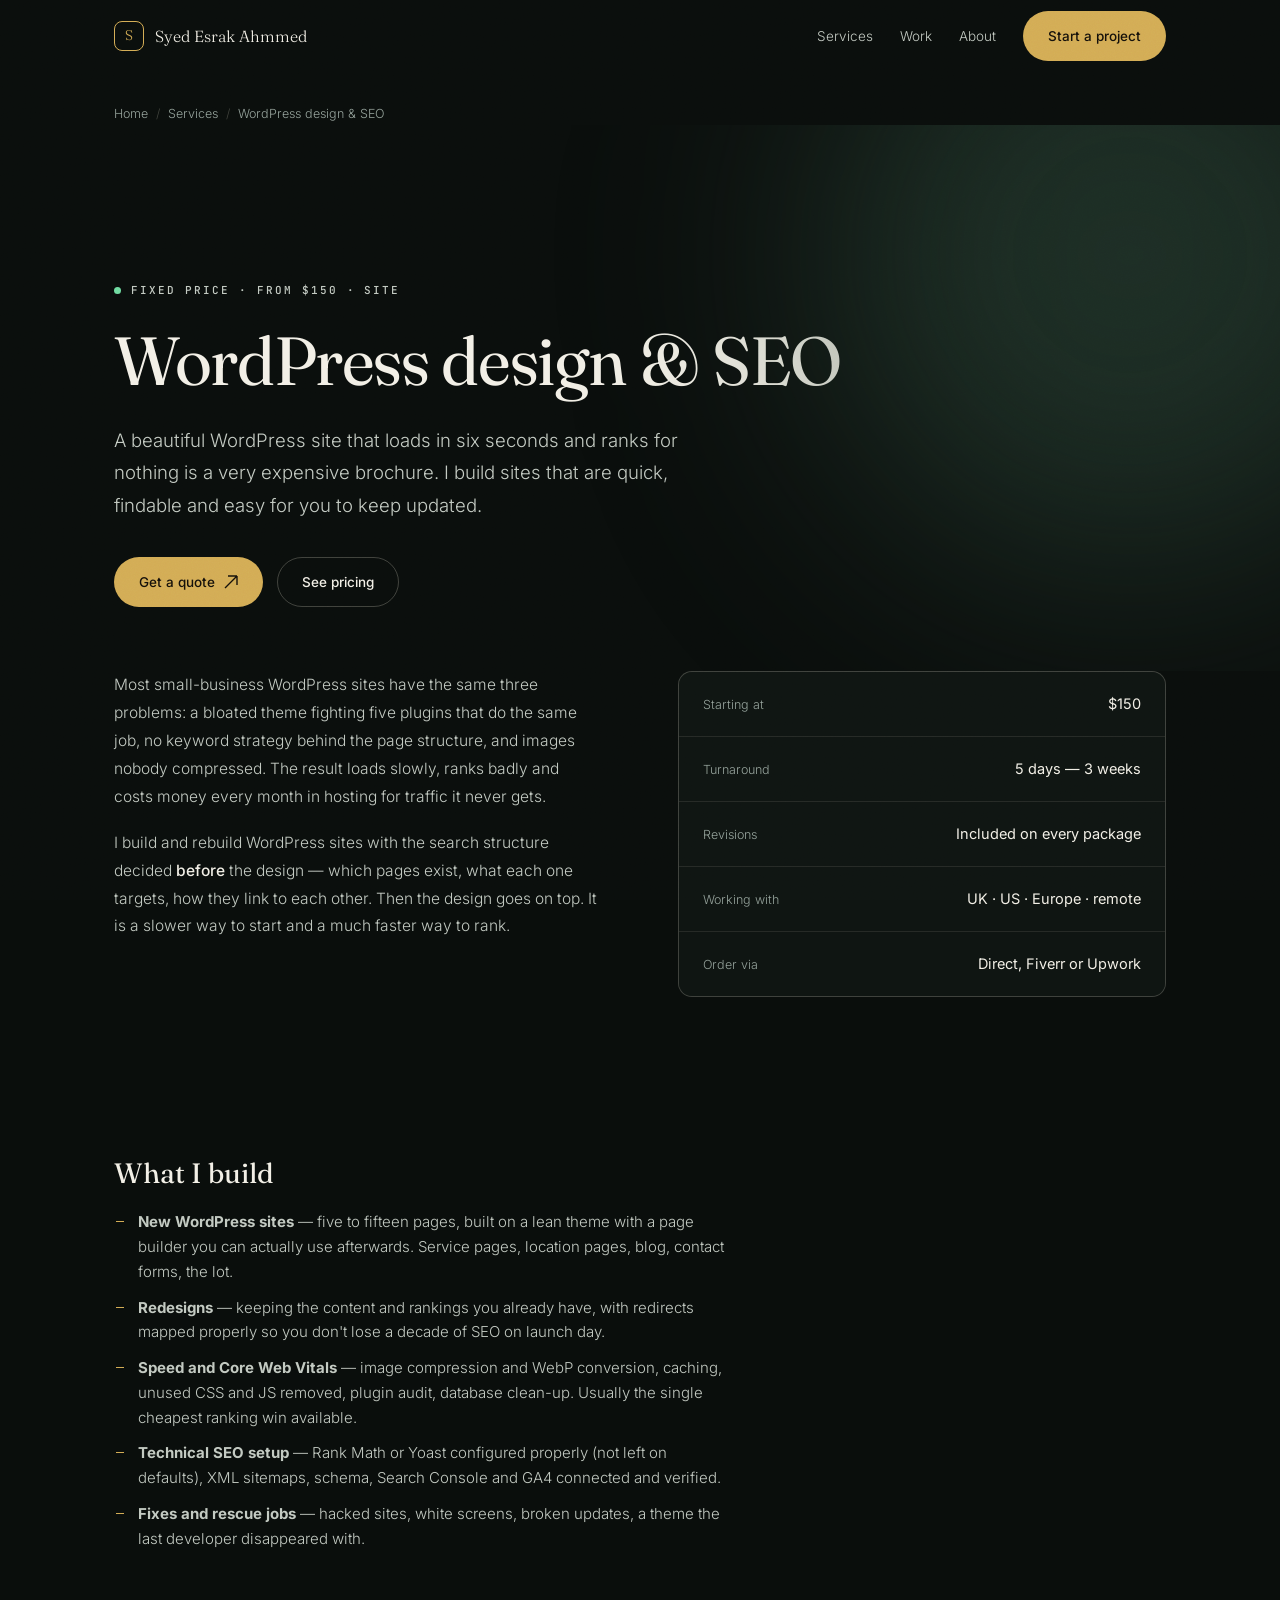
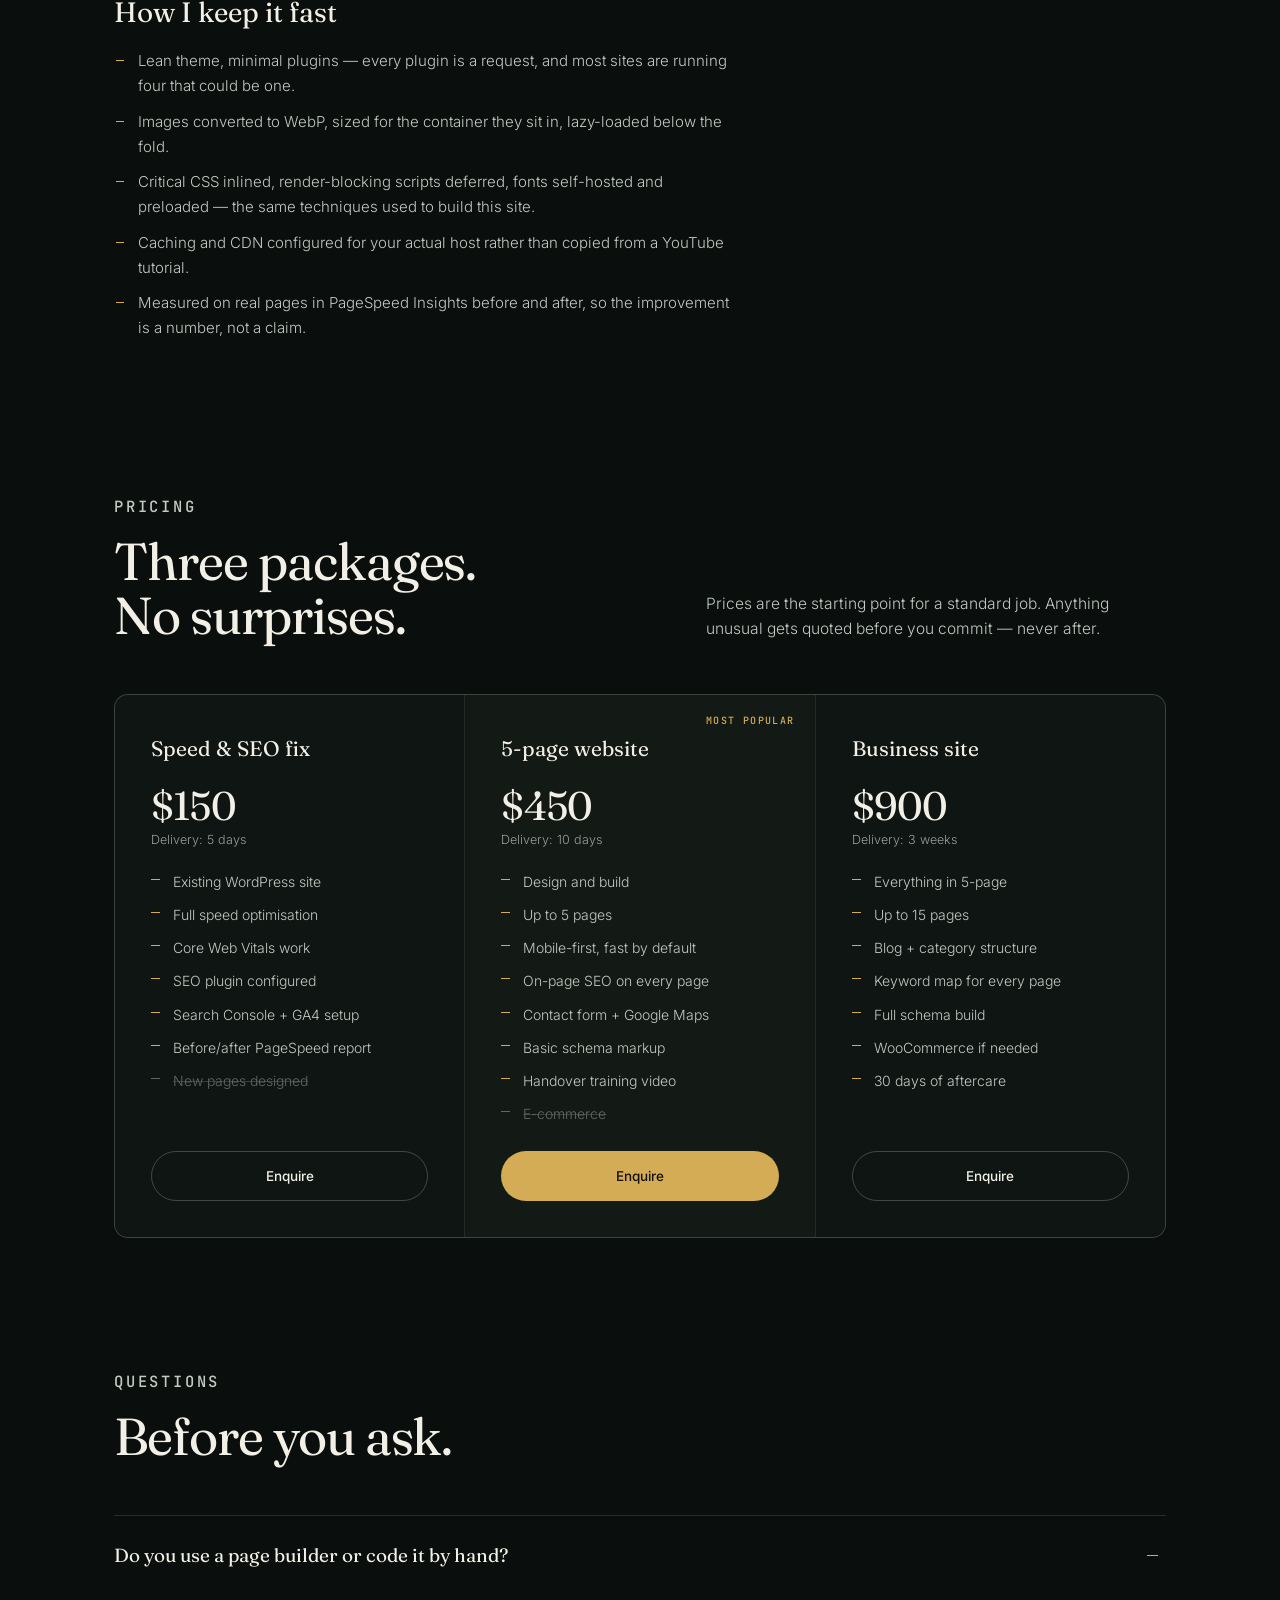
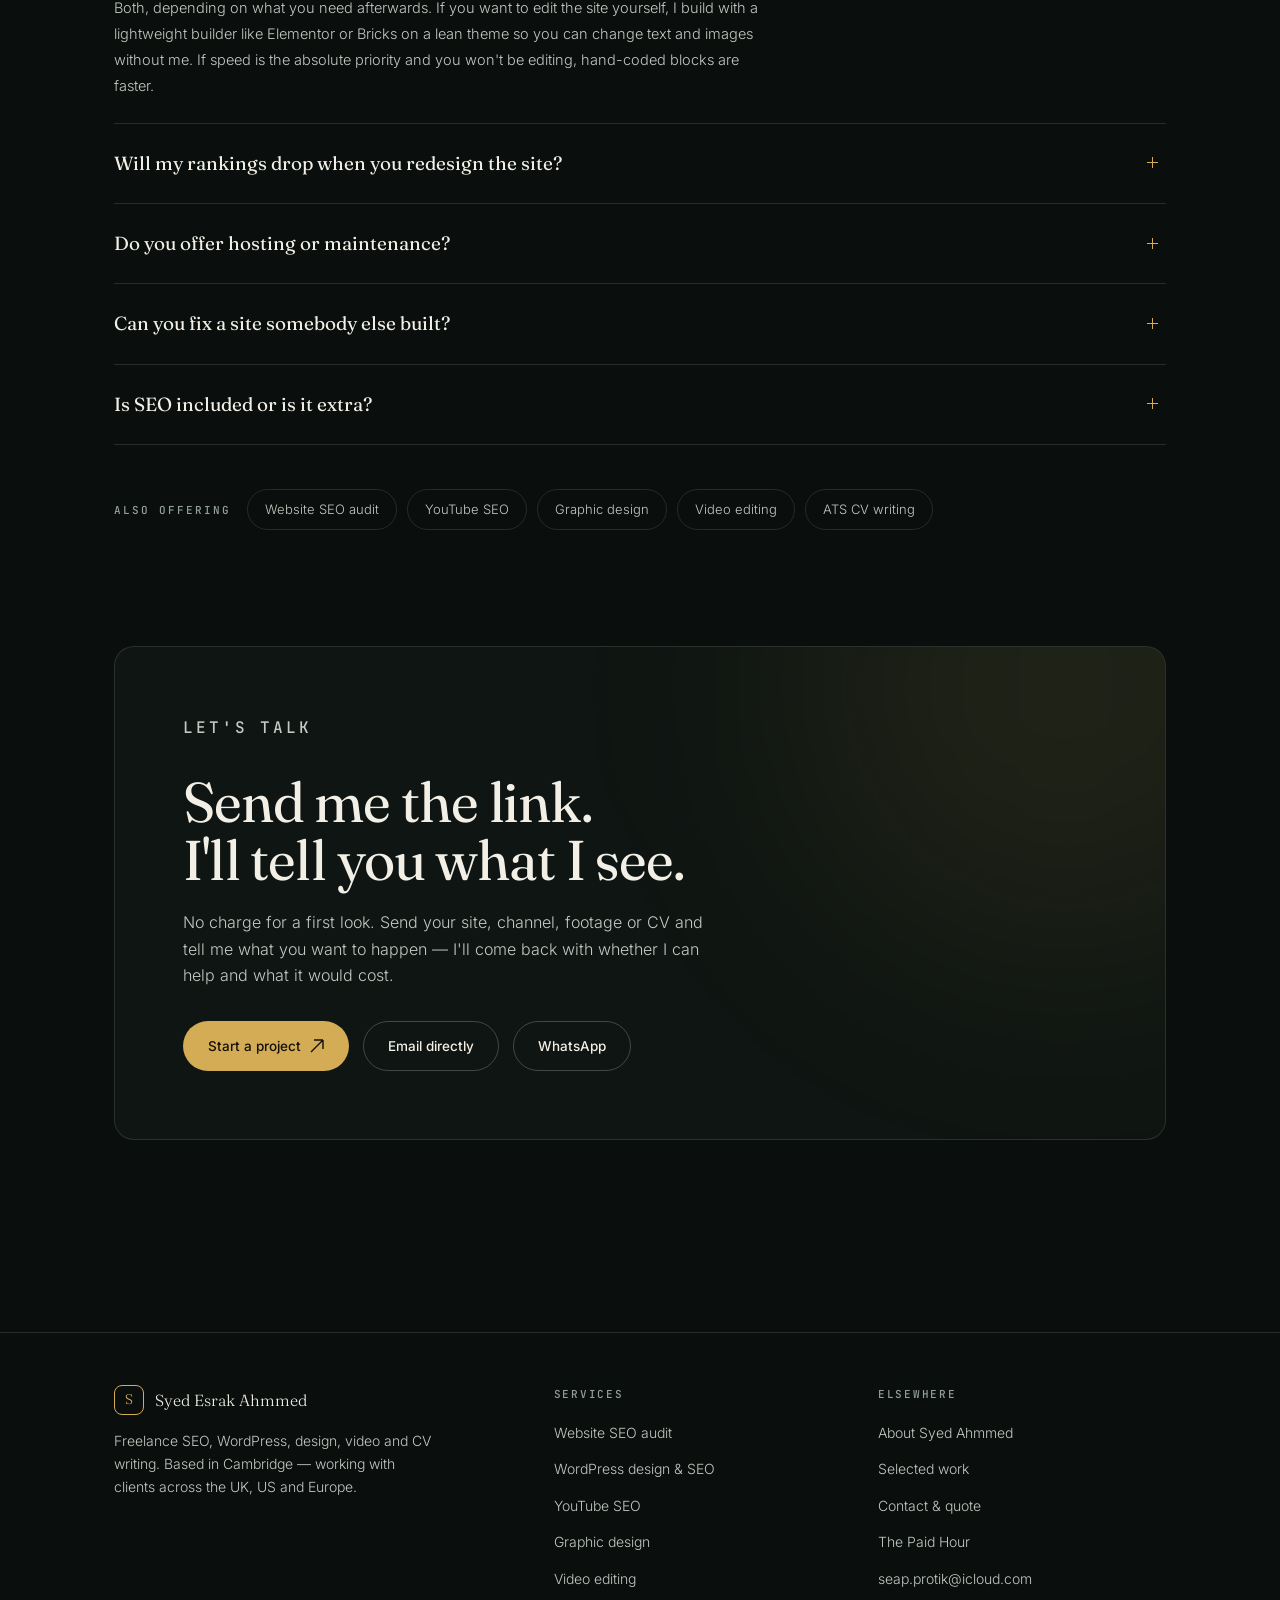
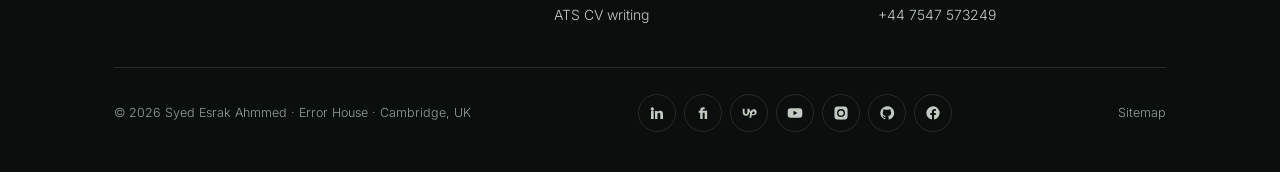
<file: wordpress-seo/index.html>
<!DOCTYPE html>
<html lang="en-GB" class="no-js">
<head>
<script>document.documentElement.classList.remove('no-js')</script>
<meta charset="utf-8">
<meta name="viewport" content="width=device-width, initial-scale=1">
<title>WordPress Design &amp; SEO Services | Freelance Developer UK</title>
<meta name="description" content="Freelance WordPress design and SEO. Fast, mobile-first sites built to rank: new builds, redesigns, speed fixes and technical SEO. UK-based.">
<link rel="canonical" href="https://syed-esrak-ahmmed.github.io/wordpress-seo/">
<meta name="author" content="Syed Esrak Ahmmed">
<meta name="theme-color" content="#0A0E0C">
<meta property="og:type" content="website">
<meta property="og:site_name" content="Syed Esrak Ahmmed">
<meta property="og:locale" content="en_GB">
<meta property="og:title" content="WordPress Design &amp; SEO Services | Freelance Developer UK">
<meta property="og:description" content="Freelance WordPress design and SEO. Fast, mobile-first sites built to rank: new builds, redesigns, speed fixes and technical SEO. UK-based.">
<meta property="og:url" content="https://syed-esrak-ahmmed.github.io/wordpress-seo/">
<meta property="og:image" content="https://syed-esrak-ahmmed.github.io/og.png">
<meta property="og:image:width" content="1200">
<meta property="og:image:height" content="630">
<meta property="og:image:alt" content="Syed Esrak Ahmmed — SEO and CV writing, Cambridge UK">
<meta name="twitter:card" content="summary_large_image">
<meta name="twitter:title" content="WordPress Design &amp; SEO Services | Freelance Developer UK">
<meta name="twitter:description" content="Freelance WordPress design and SEO. Fast, mobile-first sites built to rank: new builds, redesigns, speed fixes and technical SEO. UK-based.">
<meta name="twitter:image" content="https://syed-esrak-ahmmed.github.io/og.png">
<link rel="preload" href="/fonts/fraunces.woff2" as="font" type="font/woff2" crossorigin>
<link rel="preload" href="/fonts/inter.woff2" as="font" type="font/woff2" crossorigin>
<link rel="stylesheet" href="/style.css">
<link rel="icon" href="/favicon.svg" type="image/svg+xml">
<link rel="apple-touch-icon" href="/icon-180.png">
<link rel="manifest" href="/site.webmanifest">
<script type="application/ld+json">{"@context":"https://schema.org","@graph":[{"@type":"WebSite","@id":"https://syed-esrak-ahmmed.github.io/#website","url":"https://syed-esrak-ahmmed.github.io/","name":"Syed Esrak Ahmmed — SEO, WordPress, Design & Video","inLanguage":"en-GB","publisher":{"@id":"https://syed-esrak-ahmmed.github.io/#person"}},{"@type":"Person","@id":"https://syed-esrak-ahmmed.github.io/#person","name":"Syed Esrak Ahmmed","alternateName":["Syed Ahmmed","Syed Ahmed","Syed Esrak","Syed Esrak Ahmed","Esrak Ahmmed","Syed Esrak A.","Seap","Esrak Official"],"givenName":"Syed","additionalName":"Esrak","familyName":"Ahmmed","description":"Syed Esrak Ahmmed — also written Syed Ahmmed — is a freelance SEO specialist, WordPress developer and graphic designer based in Cambridge, United Kingdom, and the founder of the studio Error House.","url":"https://syed-esrak-ahmmed.github.io/","mainEntityOfPage":{"@id":"https://syed-esrak-ahmmed.github.io/about/#profilepage"},"email":"mailto:seap.protik@icloud.com","telephone":"+44 7547 573249","image":{"@type":"ImageObject","@id":"https://syed-esrak-ahmmed.github.io/#logo","url":"https://syed-esrak-ahmmed.github.io/og.png","width":1200,"height":630,"caption":"Syed Esrak Ahmmed"},"jobTitle":["SEO Specialist","WordPress Developer","Web Designer","Graphic Designer"],"hasOccupation":{"@type":"Occupation","name":"Search Engine Optimisation Specialist","occupationLocation":{"@type":"City","name":"Cambridge"}},"alumniOf":{"@type":"CollegeOrUniversity","name":"Premier University of Technology"},"knowsLanguage":["en","bn","hi","ur"],"knowsAbout":["Search engine optimisation","Technical SEO","Keyword research","WordPress development","WooCommerce","YouTube SEO","Web design","Graphic design","Video editing","ATS resume writing"],"worksFor":{"@id":"https://syed-esrak-ahmmed.github.io/#business"},"homeLocation":{"@type":"Place","name":"Cambridge, United Kingdom"},"address":{"@type":"PostalAddress","addressLocality":"Cambridge","addressRegion":"Cambridgeshire","addressCountry":"GB"},"sameAs":["https://www.linkedin.com/in/syed-esrak-ahmmed-4987351a3/","https://github.com/Syed-Esrak-Ahmmed","https://www.fiverr.com/seap18","https://www.upwork.com/freelancers/~01e2ff8b6c2173f4e5","https://www.freelancer.com/u/seapprotik18","https://www.instagram.com/syed_esrak_ahmmed/","https://www.facebook.com/official.seap","https://www.youtube.com/@seapvlogs","https://linktr.ee/esrak_official","https://thepaidhour.com"]},{"@type":"ProfessionalService","@id":"https://syed-esrak-ahmmed.github.io/#business","name":"Error House — SEO, WordPress, Design & Video by Syed Esrak Ahmmed","url":"https://syed-esrak-ahmmed.github.io/","image":"https://syed-esrak-ahmmed.github.io/og.png","priceRange":"$$","email":"mailto:seap.protik@icloud.com","telephone":"+44 7547 573249","founder":{"@id":"https://syed-esrak-ahmmed.github.io/#person"},"foundingDate":"2022-11","address":{"@type":"PostalAddress","addressLocality":"Cambridge","addressRegion":"Cambridgeshire","addressCountry":"GB"},"areaServed":[{"@type":"Country","name":"United Kingdom"},{"@type":"Country","name":"United States"},{"@type":"Place","name":"Worldwide — remote"}],"knowsAbout":["Search engine optimisation","On-page SEO","Technical SEO audit","Keyword research","YouTube SEO","ATS resume writing","WordPress","WordPress SEO","Graphic design","Logo design","Video editing","Thumbnail design"],"hasOfferCatalog":{"@type":"OfferCatalog","name":"Services","itemListElement":[{"@type":"Offer","itemOffered":{"@type":"Service","name":"Website SEO audit and on-page fixes"}},{"@type":"Offer","itemOffered":{"@type":"Service","name":"YouTube SEO and channel optimisation"}},{"@type":"Offer","itemOffered":{"@type":"Service","name":"ATS CV and cover letter writing"}},{"@type":"Offer","itemOffered":{"@type":"Service","name":"WordPress website design and SEO"}},{"@type":"Offer","itemOffered":{"@type":"Service","name":"Graphic design and brand identity"}},{"@type":"Offer","itemOffered":{"@type":"Service","name":"Video editing for YouTube and ads"}}]}},{"@type":"BreadcrumbList","itemListElement":[{"@type":"ListItem","position":1,"name":"Home","item":"https://syed-esrak-ahmmed.github.io/"},{"@type":"ListItem","position":2,"name":"Services","item":"https://syed-esrak-ahmmed.github.io/services/"},{"@type":"ListItem","position":3,"name":"WordPress design &amp; SEO","item":"https://syed-esrak-ahmmed.github.io/wordpress-seo/"}]},{"@type":"FAQPage","mainEntity":[{"@type":"Question","name":"Do you use a page builder or code it by hand?","acceptedAnswer":{"@type":"Answer","text":"Both, depending on what you need afterwards. If you want to edit the site yourself, I build with a lightweight builder like Elementor or Bricks on a lean theme so you can change text and images without me. If speed is the absolute priority and you won't be editing, hand-coded blocks are faster."}},{"@type":"Question","name":"Will my rankings drop when you redesign the site?","acceptedAnswer":{"@type":"Answer","text":"Not if the migration is done properly. Before anything goes live I map every existing URL to its new equivalent and put 301 redirects in place, keep the content that is already ranking, and re-submit the sitemap. The risk comes from redesigns where nobody does that step."}},{"@type":"Question","name":"Do you offer hosting or maintenance?","acceptedAnswer":{"@type":"Answer","text":"I don't resell hosting — you own your hosting account and your domain, which is how it should be. I will recommend a host that suits your traffic and set everything up on it. Ongoing maintenance can be arranged monthly if you want it."}},{"@type":"Question","name":"Can you fix a site somebody else built?","acceptedAnswer":{"@type":"Answer","text":"Yes, that is a good share of the work. Send me the URL and admin access and I will tell you honestly whether it is worth fixing or whether a rebuild would cost you less in the long run."}},{"@type":"Question","name":"Is SEO included or is it extra?","acceptedAnswer":{"@type":"Answer","text":"On-page SEO is included in every build — proper titles, headings, structure, schema and speed. A deeper campaign with keyword research across a full site and ongoing content is the SEO audit service, which pairs naturally with a build."}}]},{"@type":"Service","name":"WordPress design & SEO","serviceType":"WordPress design and SEO","url":"https://syed-esrak-ahmmed.github.io/wordpress-seo/","provider":{"@id":"https://syed-esrak-ahmmed.github.io/#business"},"description":"Freelance WordPress design and SEO. Fast, mobile-first sites built to rank: new builds, redesigns, speed fixes and technical SEO. UK-based.","areaServed":[{"@type":"Country","name":"United Kingdom"},{"@type":"Country","name":"United States"}],"offers":[{"@type":"Offer","name":"Speed & SEO fix","price":"150","priceCurrency":"USD","url":"https://syed-esrak-ahmmed.github.io/wordpress-seo/#pricing","availability":"https://schema.org/InStock"},{"@type":"Offer","name":"5-page website","price":"450","priceCurrency":"USD","url":"https://syed-esrak-ahmmed.github.io/wordpress-seo/#pricing","availability":"https://schema.org/InStock"},{"@type":"Offer","name":"Business site","price":"900","priceCurrency":"USD","url":"https://syed-esrak-ahmmed.github.io/wordpress-seo/#pricing","availability":"https://schema.org/InStock"}]}]}</script>
</head>
<body>
<a class="skip" href="#main">Skip to content</a>
<header id="hdr">
<div class="wrap nav">
<a class="brand" href="/" aria-label="Syed Esrak Ahmmed — home"><span class="mark" aria-hidden="true">S</span> Syed Esrak Ahmmed</a>
<nav class="links" id="menu" aria-label="Main"><a href="/services/">Services</a><a href="/work/">Work</a><a href="/about/">About</a><a class="btn btn-gold" href="/contact/">Start a project</a></nav>
<button class="burger" id="burger" aria-label="Open menu" aria-expanded="false" aria-controls="menu"><span></span><span></span><span></span></button>
</div></header>
<main id="main">
<nav class="wrap crumbs" aria-label="Breadcrumb"><ol><li><a href="/">Home</a></li><li><a href="/services/">Services</a></li><li aria-current="page">WordPress design &amp; SEO</li></ol></nav>
<section class="hero short"><div class="glow g1"></div><div class="wrap">
<p class="eyebrow mono rv"><span class="dot" aria-hidden="true"></span> Fixed price · from $150 · site</p>
<h1 class="display rv">WordPress design &amp; SEO</h1>
<p class="lede rv">A beautiful WordPress site that loads in six seconds and ranks for nothing is a very expensive brochure. I build sites that are quick, findable and easy for you to keep updated.</p>
<div class="hero-cta rv"><a class="btn btn-gold" href="/contact/">Get a quote <svg width="14" height="14" viewBox="0 0 14 14" fill="none" aria-hidden="true"><path d="M1 13L13 1M13 1H4M13 1v9" stroke="currentColor" stroke-width="1.4"/></svg></a>
<a class="btn btn-ghost" href="#pricing">See pricing</a></div>
</div></section>

<section class="sec tight"><div class="wrap"><div class="about">
<div class="prose rv"><p>Most small-business WordPress sites have the same three problems: a bloated theme fighting five plugins that do the same job, no keyword strategy behind the page structure, and images nobody compressed. The result loads slowly, ranks badly and costs money every month in hosting for traffic it never gets.</p><p>I build and rebuild WordPress sites with the search structure decided <strong>before</strong> the design — which pages exist, what each one targets, how they link to each other. Then the design goes on top. It is a slower way to start and a much faster way to rank.</p></div>
<div class="rv"><div class="facts">
<div class="fact"><span>Starting at</span><b>$150</b></div>
<div class="fact"><span>Turnaround</span><b>5 days — 3 weeks</b></div>
<div class="fact"><span>Revisions</span><b>Included on every package</b></div>
<div class="fact"><span>Working with</span><b>UK · US · Europe · remote</b></div>
<div class="fact"><span>Order via</span><b>Direct, Fiverr or Upwork</b></div>
</div></div></div></div></section>

<section class="sec tight"><div class="wrap"><div class="prose" style="max-width:none"><div class="rv"><h3>What I build</h3><ul><li><strong>New WordPress sites</strong> — five to fifteen pages, built on a lean theme with a page builder you can actually use afterwards. Service pages, location pages, blog, contact forms, the lot.</li><li><strong>Redesigns</strong> — keeping the content and rankings you already have, with redirects mapped properly so you don't lose a decade of SEO on launch day.</li><li><strong>Speed and Core Web Vitals</strong> — image compression and WebP conversion, caching, unused CSS and JS removed, plugin audit, database clean-up. Usually the single cheapest ranking win available.</li><li><strong>Technical SEO setup</strong> — Rank Math or Yoast configured properly (not left on defaults), XML sitemaps, schema, Search Console and GA4 connected and verified.</li><li><strong>Fixes and rescue jobs</strong> — hacked sites, white screens, broken updates, a theme the last developer disappeared with.</li></ul></div><div class="rv"><h3>How I keep it fast</h3><ul><li>Lean theme, minimal plugins — every plugin is a request, and most sites are running four that could be one.</li><li>Images converted to WebP, sized for the container they sit in, lazy-loaded below the fold.</li><li>Critical CSS inlined, render-blocking scripts deferred, fonts self-hosted and preloaded — the same techniques used to build this site.</li><li>Caching and CDN configured for your actual host rather than copied from a YouTube tutorial.</li><li>Measured on real pages in PageSpeed Insights before and after, so the improvement is a number, not a claim.</li></ul></div></div></div></section>


<section class="sec tight" id="pricing"><div class="wrap">
<div class="sec-head rv"><div><p class="mono gold">Pricing</p><h2 class="display">Three packages.<br>No surprises.</h2></div>
<p>Prices are the starting point for a standard job. Anything unusual gets quoted before you commit — never after.</p></div>
<div class="tiers"><div class="tier rv"><h3>Speed &amp; SEO fix</h3><p class="amt display">$150</p>
<p class="dl">Delivery: 5 days</p><ul><li>Existing WordPress site</li><li>Full speed optimisation</li><li>Core Web Vitals work</li><li>SEO plugin configured</li><li>Search Console + GA4 setup</li><li>Before/after PageSpeed report</li><li class="no">New pages designed</li></ul>
<a class="btn btn-ghost" href="/contact/">Enquire</a></div><div class="tier best rv"><h3>5-page website</h3><p class="amt display">$450</p>
<p class="dl">Delivery: 10 days</p><ul><li>Design and build</li><li>Up to 5 pages</li><li>Mobile-first, fast by default</li><li>On-page SEO on every page</li><li>Contact form + Google Maps</li><li>Basic schema markup</li><li>Handover training video</li><li class="no">E-commerce</li></ul>
<a class="btn btn-gold" href="/contact/">Enquire</a></div><div class="tier rv"><h3>Business site</h3><p class="amt display">$900</p>
<p class="dl">Delivery: 3 weeks</p><ul><li>Everything in 5-page</li><li>Up to 15 pages</li><li>Blog + category structure</li><li>Keyword map for every page</li><li>Full schema build</li><li>WooCommerce if needed</li><li>30 days of aftercare</li></ul>
<a class="btn btn-ghost" href="/contact/">Enquire</a></div></div></div></section>

<section class="sec tight"><div class="wrap">
<div class="sec-head rv"><div><p class="mono gold">Questions</p><h2 class="display">Before you ask.</h2></div></div>
<div class="faq"><details class="rv" open><summary>Do you use a page builder or code it by hand?</summary><p class="ans">Both, depending on what you need afterwards. If you want to edit the site yourself, I build with a lightweight builder like Elementor or Bricks on a lean theme so you can change text and images without me. If speed is the absolute priority and you won't be editing, hand-coded blocks are faster.</p></details><details class="rv"><summary>Will my rankings drop when you redesign the site?</summary><p class="ans">Not if the migration is done properly. Before anything goes live I map every existing URL to its new equivalent and put 301 redirects in place, keep the content that is already ranking, and re-submit the sitemap. The risk comes from redesigns where nobody does that step.</p></details><details class="rv"><summary>Do you offer hosting or maintenance?</summary><p class="ans">I don't resell hosting — you own your hosting account and your domain, which is how it should be. I will recommend a host that suits your traffic and set everything up on it. Ongoing maintenance can be arranged monthly if you want it.</p></details><details class="rv"><summary>Can you fix a site somebody else built?</summary><p class="ans">Yes, that is a good share of the work. Send me the URL and admin access and I will tell you honestly whether it is worth fixing or whether a rebuild would cost you less in the long run.</p></details><details class="rv"><summary>Is SEO included or is it extra?</summary><p class="ans">On-page SEO is included in every build — proper titles, headings, structure, schema and speed. A deeper campaign with keyword research across a full site and ongoing content is the <a href="/seo-audit/">SEO audit service</a>, which pairs naturally with a build.</p></details></div>
<div class="also rv" style="margin-top:44px"><span class="mono" style="align-self:center;color:var(--muted);margin-right:6px">Also offering</span><a class="chip" href="/seo-audit/">Website SEO audit</a><a class="chip" href="/youtube-seo/">YouTube SEO</a><a class="chip" href="/graphic-design/">Graphic design</a><a class="chip" href="/video-editing/">Video editing</a><a class="chip" href="/cv-writing/">ATS CV writing</a></div>
</div></section>
<section class="sec tight"><div class="wrap">
<div class="cta rv"><div class="glow"></div>
<p class="mono gold" style="position:relative">Let's talk</p>
<h2 class="display">Send me the link.<br>I'll tell you what I see.</h2>
<p>No charge for a first look. Send your site, channel, footage or CV and tell me what you want to happen — I'll come back with whether I can help and what it would cost.</p>
<div class="cta-row">
<a class="btn btn-gold" href="/contact/">Start a project <svg width="14" height="14" viewBox="0 0 14 14" fill="none" aria-hidden="true"><path d="M1 13L13 1M13 1H4M13 1v9" stroke="currentColor" stroke-width="1.4"/></svg></a>
<a class="btn btn-ghost" href="mailto:seap.protik@icloud.com">Email directly</a>
<a class="btn btn-ghost" href="https://wa.me/447547573249" target="_blank" rel="noopener">WhatsApp</a>
</div></div></div></section>
</main>
<footer>
<div class="wrap">
<div class="fgrid">
  <div>
    <div class="brand" style="margin-bottom:14px"><span class="mark" aria-hidden="true">S</span> Syed Esrak Ahmmed</div>
    <p>Freelance SEO, WordPress, design, video and CV writing. Based in Cambridge — working with clients across the UK, US and Europe.</p>
  </div>
  <div>
    <h2>Services</h2>
    <ul>
      <li><a href="/seo-audit/">Website SEO audit</a></li>
      <li><a href="/wordpress-seo/">WordPress design &amp; SEO</a></li>
      <li><a href="/youtube-seo/">YouTube SEO</a></li>
      <li><a href="/graphic-design/">Graphic design</a></li>
      <li><a href="/video-editing/">Video editing</a></li>
      <li><a href="/cv-writing/">ATS CV writing</a></li>
    </ul>
  </div>
  <div>
    <h2>Elsewhere</h2>
    <ul>
      <li><a href="/about/">About Syed Ahmmed</a></li>
      <li><a href="/work/">Selected work</a></li>
      <li><a href="/contact/">Contact &amp; quote</a></li>
      <li><a href="https://thepaidhour.com" target="_blank" rel="noopener">The Paid Hour</a></li>
      <li><a href="mailto:seap.protik@icloud.com">seap.protik@icloud.com</a></li>
      <li><a href="tel:+447547573249">+44 7547 573249</a></li>
    </ul>
  </div>
</div>
<div class="foot">
  <small>© <span id="yr">2026</span> Syed Esrak Ahmmed · Error House · Cambridge, UK</small>
  <div class="social"><a href="https://www.linkedin.com/in/syed-esrak-ahmmed-4987351a3/" target="_blank" rel="noopener me" aria-label="LinkedIn"><svg width="16" height="16" viewBox="0 0 24 24" fill="currentColor" aria-hidden="true"><path d="M4.98 3.5a2.5 2.5 0 11-.02 5 2.5 2.5 0 01.02-5zM3 9h4v12H3zM9 9h3.8v1.7h.05c.53-1 1.83-2.05 3.77-2.05C20.5 8.65 21 11 21 14.2V21h-4v-6c0-1.43-.03-3.27-2-3.27-2 0-2.3 1.56-2.3 3.17V21H9z"/></svg></a><a href="https://www.fiverr.com/seap18" target="_blank" rel="noopener me" aria-label="Fiverr"><svg width="16" height="16" viewBox="0 0 24 24" fill="currentColor" aria-hidden="true"><path d="M14.5 8.5h-3V7.8c0-.9.6-1.3 1.5-1.3h1.5V3.5h-2.2c-2.9 0-4.5 1.6-4.5 4.3v.7H5.5v3h2.3V21h3.7v-9.5h3V21h3.7V8.5z"/></svg></a><a href="https://www.upwork.com/freelancers/~01e2ff8b6c2173f4e5" target="_blank" rel="noopener me" aria-label="Upwork"><svg width="16" height="16" viewBox="0 0 24 24" fill="currentColor" aria-hidden="true"><path d="M18.6 6.9c-2 0-3.5 1.3-4.1 3.4-1-1.5-1.7-3.2-2.1-4.5H9.6v5.4c0 1.3-.9 2.3-2.1 2.3s-2.1-1-2.1-2.3V5.8H2.6v5.4c0 2.9 2.1 5 4.9 5 2.7 0 4.8-2.1 4.8-5v-.9c.4.8.9 1.7 1.5 2.5l-1.3 6.4h2.8l.9-4.5c.8.5 1.7.8 2.7.8 2.6 0 4.7-2.2 4.7-4.9 0-2.6-2.1-4.7-4.7-4.7zm0 6.9c-.8 0-1.6-.3-2.2-.9l.2-.9c.2-1.3 1-2.3 2-2.3 1.2 0 2.1 1 2.1 2.1s-.9 2-2.1 2z"/></svg></a><a href="https://www.youtube.com/@seapvlogs" target="_blank" rel="noopener me" aria-label="YouTube"><svg width="16" height="16" viewBox="0 0 24 24" fill="currentColor" aria-hidden="true"><path d="M23 12s0-3.4-.4-5c-.3-.9-1-1.6-1.9-1.9C19 4.7 12 4.7 12 4.7s-7 0-8.7.4c-.9.3-1.6 1-1.9 1.9C1 8.6 1 12 1 12s0 3.4.4 5c.3.9 1 1.6 1.9 1.9 1.7.4 8.7.4 8.7.4s7 0 8.7-.4c.9-.3 1.6-1 1.9-1.9.4-1.6.4-5 .4-5zM9.8 15.3V8.7l5.7 3.3z"/></svg></a><a href="https://www.instagram.com/syed_esrak_ahmmed/" target="_blank" rel="noopener me" aria-label="Instagram"><svg width="16" height="16" viewBox="0 0 24 24" fill="currentColor" aria-hidden="true"><path d="M12 2.2c3.2 0 3.6 0 4.9.07 1.2.05 1.8.25 2.2.42.6.22 1 .48 1.4.9.42.42.68.82.9 1.4.17.42.37 1.03.42 2.2.07 1.3.07 1.7.07 4.9s0 3.6-.07 4.9c-.05 1.2-.25 1.8-.42 2.2a3.9 3.9 0 01-.9 1.4c-.42.42-.82.68-1.4.9-.42.17-1.03.37-2.2.42-1.3.07-1.7.07-4.9.07s-3.6 0-4.9-.07c-1.2-.05-1.8-.25-2.2-.42a3.9 3.9 0 01-1.4-.9 3.9 3.9 0 01-.9-1.4c-.17-.42-.37-1.03-.42-2.2C2.2 15.6 2.2 15.2 2.2 12s0-3.6.07-4.9c.05-1.2.25-1.8.42-2.2.22-.6.48-1 .9-1.4.42-.42.82-.68 1.4-.9.42-.17 1.03-.37 2.2-.42C8.4 2.2 8.8 2.2 12 2.2zm0 3.8a6 6 0 100 12 6 6 0 000-12zm0 9.9a3.9 3.9 0 110-7.8 3.9 3.9 0 010 7.8zm7.6-10.1a1.4 1.4 0 11-2.8 0 1.4 1.4 0 012.8 0z"/></svg></a><a href="https://github.com/Syed-Esrak-Ahmmed" target="_blank" rel="noopener me" aria-label="GitHub"><svg width="16" height="16" viewBox="0 0 24 24" fill="currentColor" aria-hidden="true"><path d="M12 2a10 10 0 00-3.2 19.5c.5.1.7-.2.7-.5v-1.7C6.7 19.8 6.1 18 6.1 18c-.4-1.1-1-1.4-1-1.4-.9-.6.1-.6.1-.6 1 .1 1.5 1 1.5 1 .9 1.5 2.3 1.1 2.8.8.1-.6.3-1.1.6-1.3-2.2-.3-4.5-1.1-4.5-4.9 0-1.1.4-2 1-2.7-.1-.2-.4-1.2.1-2.6 0 0 .8-.3 2.7 1a9.4 9.4 0 015 0c1.9-1.3 2.7-1 2.7-1 .5 1.4.2 2.4.1 2.6.6.7 1 1.6 1 2.7 0 3.8-2.3 4.6-4.5 4.9.3.3.7 1 .7 1.9v2.8c0 .3.2.6.7.5A10 10 0 0012 2z"/></svg></a><a href="https://www.facebook.com/official.seap" target="_blank" rel="noopener me" aria-label="Facebook"><svg width="16" height="16" viewBox="0 0 24 24" fill="currentColor" aria-hidden="true"><path d="M22 12a10 10 0 10-11.6 9.9v-7H7.9V12h2.5V9.8c0-2.5 1.5-3.9 3.8-3.9 1.1 0 2.2.2 2.2.2v2.5h-1.3c-1.2 0-1.6.8-1.6 1.6V12h2.8l-.4 2.9h-2.3v7A10 10 0 0022 12z"/></svg></a></div>
  <small><a href="/sitemap.xml">Sitemap</a></small>
</div>
</div></footer>
<script>
(function(){var h=document.getElementById('hdr'),s=function(){h.classList.toggle('solid',scrollY>24)};s();addEventListener('scroll',s,{passive:true});
var b=document.getElementById('burger'),m=document.getElementById('menu');
b.addEventListener('click',function(){var o=m.classList.toggle('open');b.setAttribute('aria-expanded',o);b.setAttribute('aria-label',o?'Close menu':'Open menu')});
m.addEventListener('click',function(e){if(e.target.closest('a'))m.classList.remove('open')});
var y=document.getElementById('yr');if(y)y.textContent=new Date().getFullYear();
if('IntersectionObserver' in window){var io=new IntersectionObserver(function(es){es.forEach(function(e){if(e.isIntersecting){e.target.classList.add('in');io.unobserve(e.target)}})},{threshold:.1,rootMargin:'0px 0px -6% 0px'});
var el=document.querySelectorAll('.rv');for(var i=0;i<el.length;i++){el[i].style.transitionDelay=(Math.min(i,6)*45)+'ms';io.observe(el[i])}}
else{var el2=document.querySelectorAll('.rv');for(var j=0;j<el2.length;j++)el2[j].classList.add('in')}
setTimeout(function(){var el3=document.querySelectorAll('.rv:not(.in)');for(var k=0;k<el3.length;k++)el3[k].classList.add('in')},1400);
})();
</script>
</body>
</html>
</file>
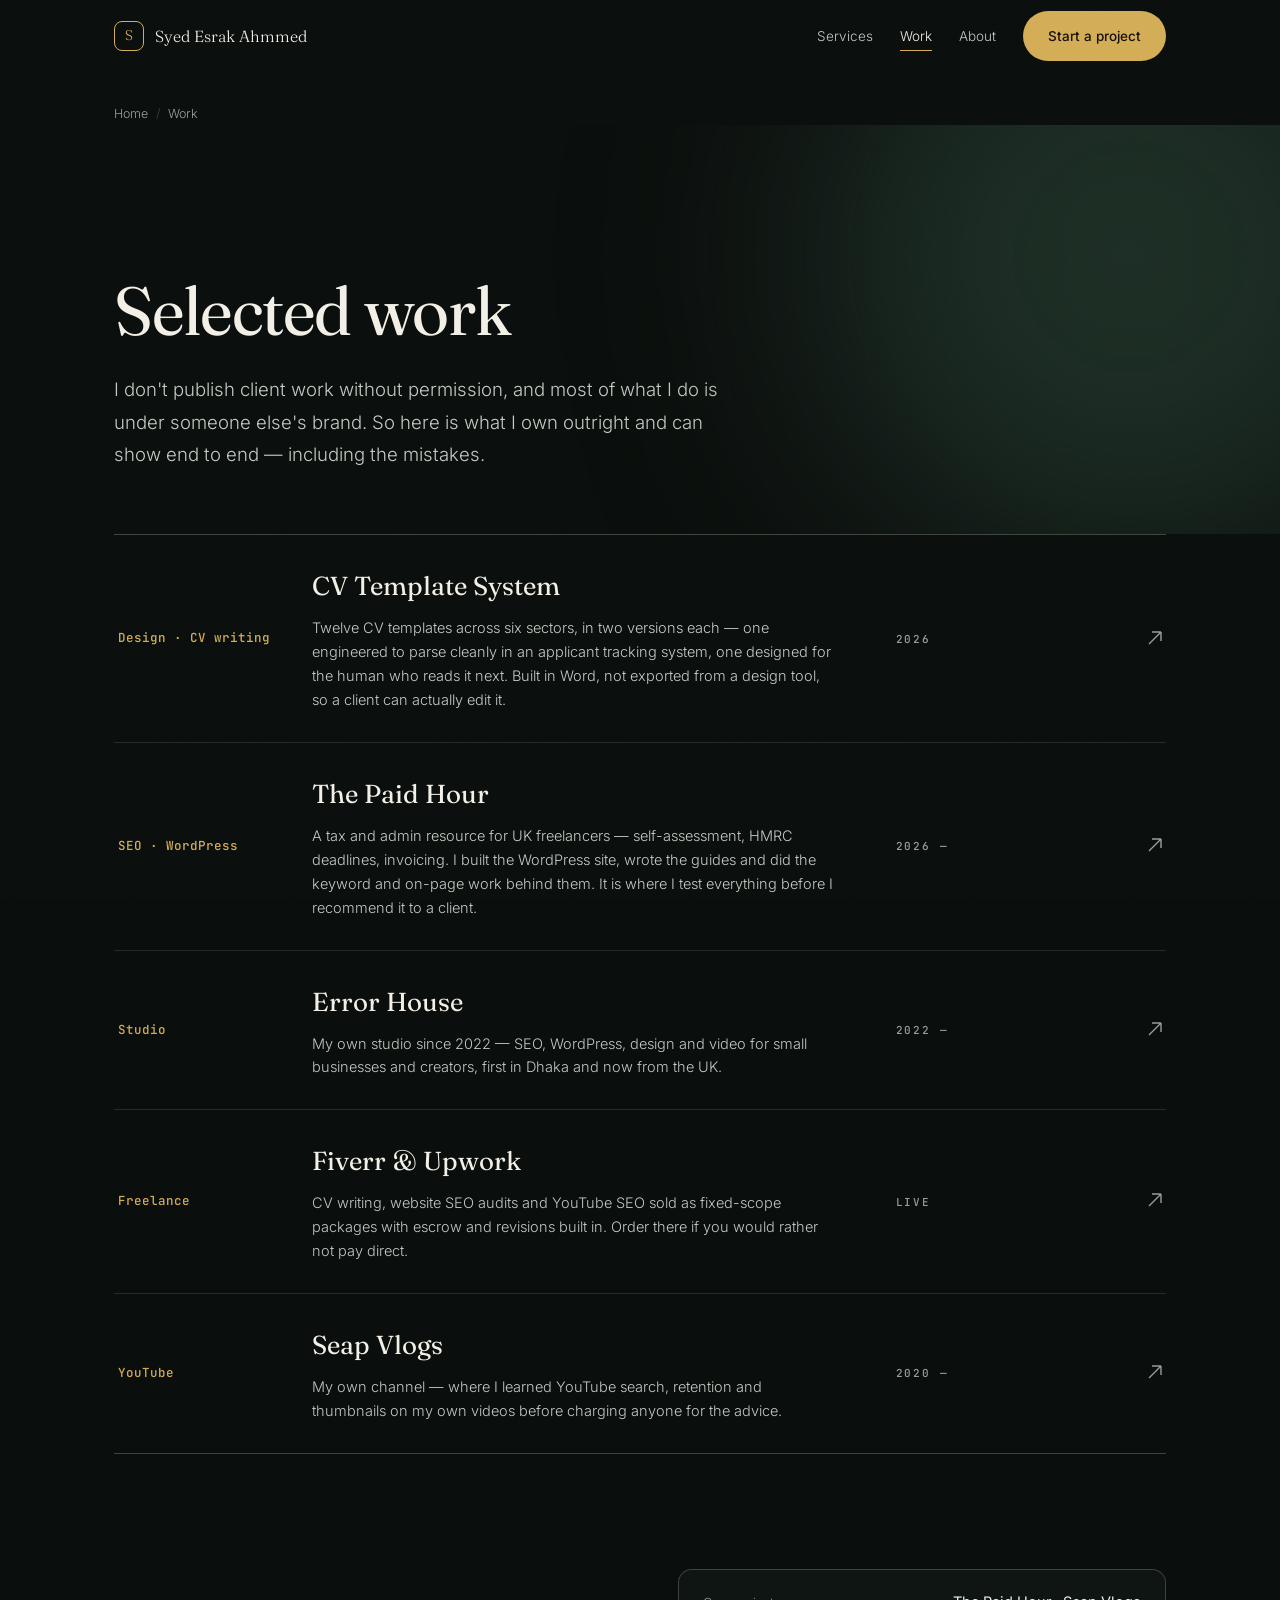
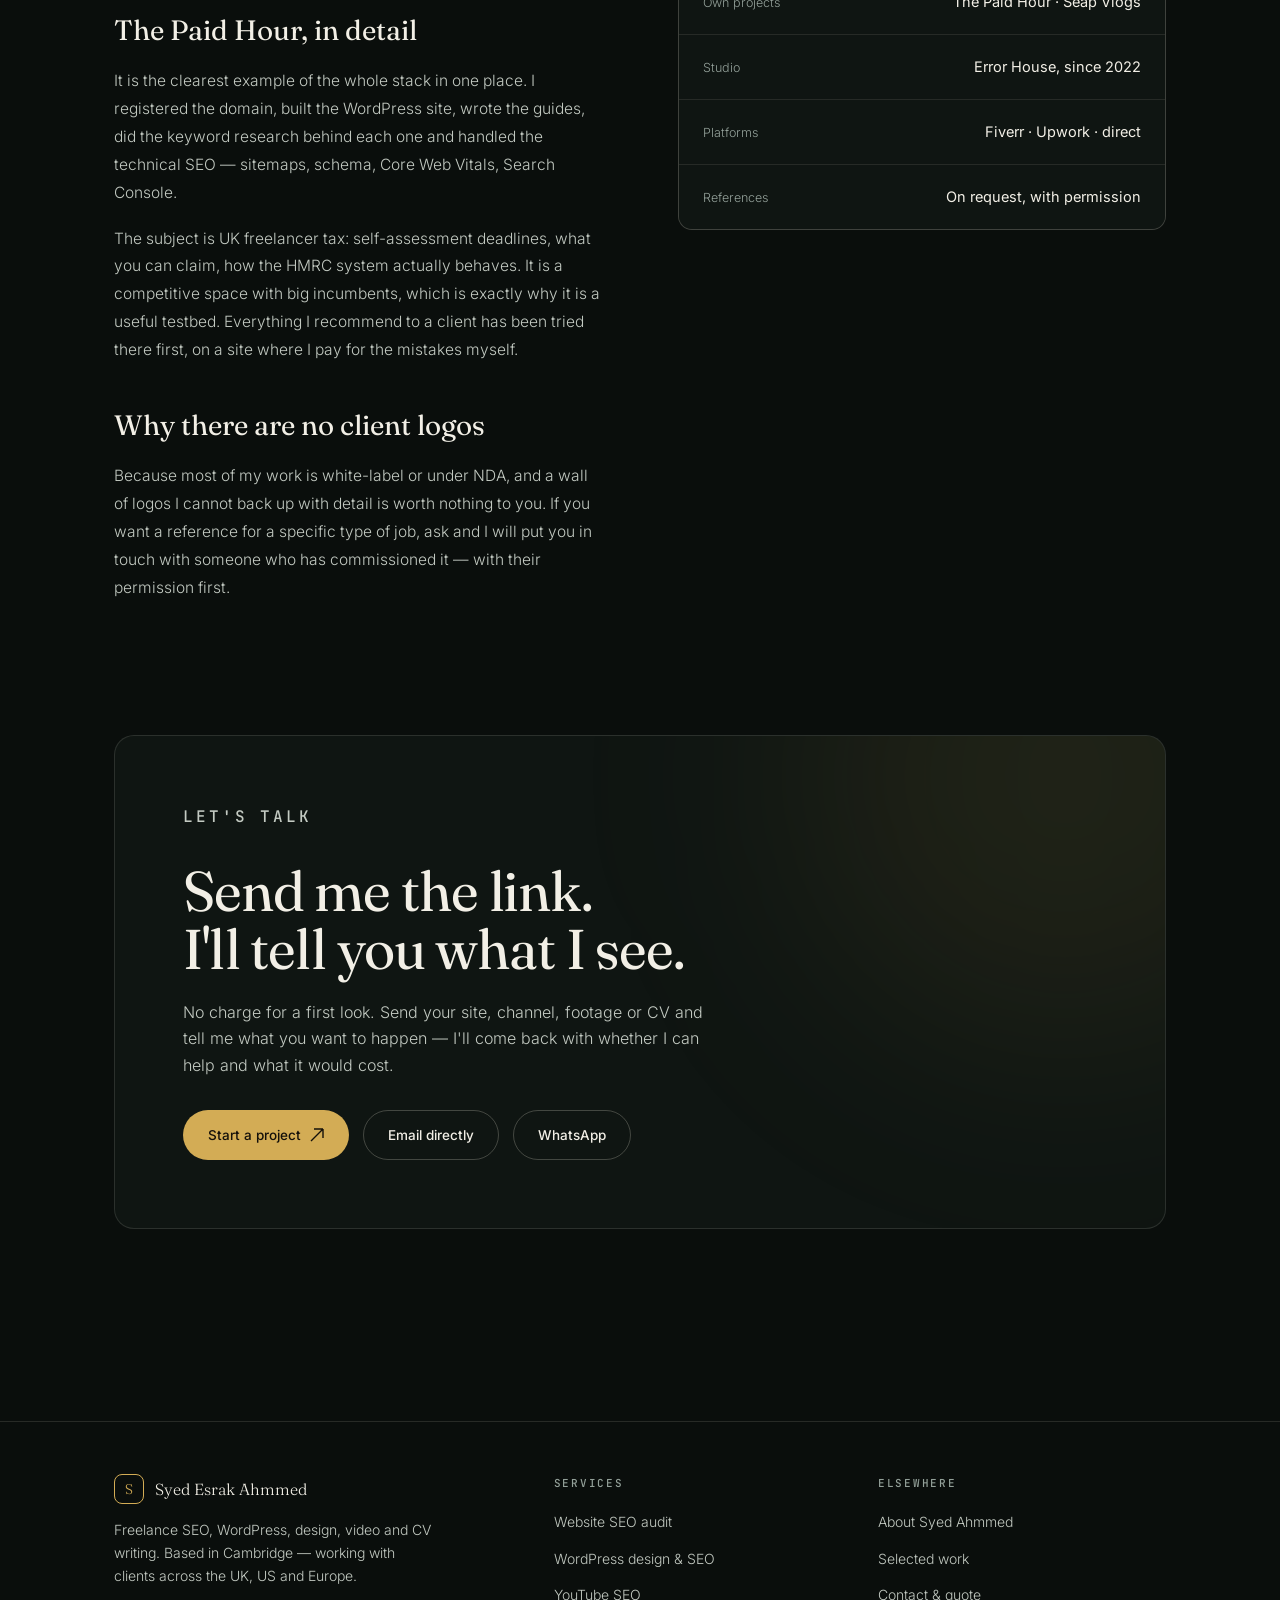
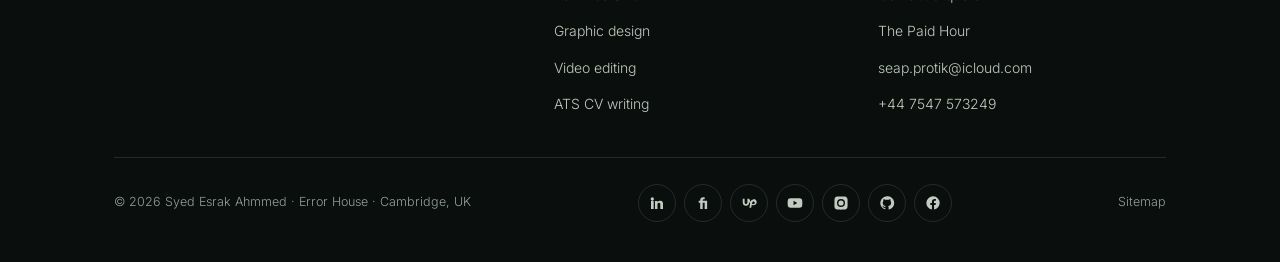
<file: work/index.html>
<!DOCTYPE html>
<html lang="en-GB" class="no-js">
<head>
<script>document.documentElement.classList.remove('no-js')</script>
<meta charset="utf-8">
<meta name="viewport" content="width=device-width, initial-scale=1">
<title>Selected Work | SEO, WordPress &amp; Video Projects</title>
<meta name="description" content="Projects I own end to end: The Paid Hour (UK freelancer tax site), Error House studio, Seap Vlogs and freelance work on Fiverr and Upwork.">
<link rel="canonical" href="https://syed-esrak-ahmmed.github.io/work/">
<meta name="author" content="Syed Esrak Ahmmed">
<meta name="theme-color" content="#0A0E0C">
<meta property="og:type" content="website">
<meta property="og:site_name" content="Syed Esrak Ahmmed">
<meta property="og:locale" content="en_GB">
<meta property="og:title" content="Selected Work | SEO, WordPress &amp; Video Projects">
<meta property="og:description" content="Projects I own end to end: The Paid Hour (UK freelancer tax site), Error House studio, Seap Vlogs and freelance work on Fiverr and Upwork.">
<meta property="og:url" content="https://syed-esrak-ahmmed.github.io/work/">
<meta property="og:image" content="https://syed-esrak-ahmmed.github.io/og.png">
<meta property="og:image:width" content="1200">
<meta property="og:image:height" content="630">
<meta property="og:image:alt" content="Syed Esrak Ahmmed — SEO and CV writing, Cambridge UK">
<meta name="twitter:card" content="summary_large_image">
<meta name="twitter:title" content="Selected Work | SEO, WordPress &amp; Video Projects">
<meta name="twitter:description" content="Projects I own end to end: The Paid Hour (UK freelancer tax site), Error House studio, Seap Vlogs and freelance work on Fiverr and Upwork.">
<meta name="twitter:image" content="https://syed-esrak-ahmmed.github.io/og.png">
<link rel="preload" href="/fonts/fraunces.woff2" as="font" type="font/woff2" crossorigin>
<link rel="preload" href="/fonts/inter.woff2" as="font" type="font/woff2" crossorigin>
<link rel="stylesheet" href="/style.css">
<link rel="icon" href="/favicon.svg" type="image/svg+xml">
<link rel="apple-touch-icon" href="/icon-180.png">
<link rel="manifest" href="/site.webmanifest">
<script type="application/ld+json">{"@context":"https://schema.org","@graph":[{"@type":"WebSite","@id":"https://syed-esrak-ahmmed.github.io/#website","url":"https://syed-esrak-ahmmed.github.io/","name":"Syed Esrak Ahmmed — SEO, WordPress, Design & Video","inLanguage":"en-GB","publisher":{"@id":"https://syed-esrak-ahmmed.github.io/#person"}},{"@type":"Person","@id":"https://syed-esrak-ahmmed.github.io/#person","name":"Syed Esrak Ahmmed","alternateName":["Syed Ahmmed","Syed Ahmed","Syed Esrak","Syed Esrak Ahmed","Esrak Ahmmed","Syed Esrak A.","Seap","Esrak Official"],"givenName":"Syed","additionalName":"Esrak","familyName":"Ahmmed","description":"Syed Esrak Ahmmed — also written Syed Ahmmed — is a freelance SEO specialist, WordPress developer and graphic designer based in Cambridge, United Kingdom, and the founder of the studio Error House.","url":"https://syed-esrak-ahmmed.github.io/","mainEntityOfPage":{"@id":"https://syed-esrak-ahmmed.github.io/about/#profilepage"},"email":"mailto:seap.protik@icloud.com","telephone":"+44 7547 573249","image":{"@type":"ImageObject","@id":"https://syed-esrak-ahmmed.github.io/#logo","url":"https://syed-esrak-ahmmed.github.io/og.png","width":1200,"height":630,"caption":"Syed Esrak Ahmmed"},"jobTitle":["SEO Specialist","WordPress Developer","Web Designer","Graphic Designer"],"hasOccupation":{"@type":"Occupation","name":"Search Engine Optimisation Specialist","occupationLocation":{"@type":"City","name":"Cambridge"}},"alumniOf":{"@type":"CollegeOrUniversity","name":"Premier University of Technology"},"knowsLanguage":["en","bn","hi","ur"],"knowsAbout":["Search engine optimisation","Technical SEO","Keyword research","WordPress development","WooCommerce","YouTube SEO","Web design","Graphic design","Video editing","ATS resume writing"],"worksFor":{"@id":"https://syed-esrak-ahmmed.github.io/#business"},"homeLocation":{"@type":"Place","name":"Cambridge, United Kingdom"},"address":{"@type":"PostalAddress","addressLocality":"Cambridge","addressRegion":"Cambridgeshire","addressCountry":"GB"},"sameAs":["https://www.linkedin.com/in/syed-esrak-ahmmed-4987351a3/","https://github.com/Syed-Esrak-Ahmmed","https://www.fiverr.com/seap18","https://www.upwork.com/freelancers/~01e2ff8b6c2173f4e5","https://www.freelancer.com/u/seapprotik18","https://www.instagram.com/syed_esrak_ahmmed/","https://www.facebook.com/official.seap","https://www.youtube.com/@seapvlogs","https://linktr.ee/esrak_official","https://thepaidhour.com"]},{"@type":"ProfessionalService","@id":"https://syed-esrak-ahmmed.github.io/#business","name":"Error House — SEO, WordPress, Design & Video by Syed Esrak Ahmmed","url":"https://syed-esrak-ahmmed.github.io/","image":"https://syed-esrak-ahmmed.github.io/og.png","priceRange":"$$","email":"mailto:seap.protik@icloud.com","telephone":"+44 7547 573249","founder":{"@id":"https://syed-esrak-ahmmed.github.io/#person"},"foundingDate":"2022-11","address":{"@type":"PostalAddress","addressLocality":"Cambridge","addressRegion":"Cambridgeshire","addressCountry":"GB"},"areaServed":[{"@type":"Country","name":"United Kingdom"},{"@type":"Country","name":"United States"},{"@type":"Place","name":"Worldwide — remote"}],"knowsAbout":["Search engine optimisation","On-page SEO","Technical SEO audit","Keyword research","YouTube SEO","ATS resume writing","WordPress","WordPress SEO","Graphic design","Logo design","Video editing","Thumbnail design"],"hasOfferCatalog":{"@type":"OfferCatalog","name":"Services","itemListElement":[{"@type":"Offer","itemOffered":{"@type":"Service","name":"Website SEO audit and on-page fixes"}},{"@type":"Offer","itemOffered":{"@type":"Service","name":"YouTube SEO and channel optimisation"}},{"@type":"Offer","itemOffered":{"@type":"Service","name":"ATS CV and cover letter writing"}},{"@type":"Offer","itemOffered":{"@type":"Service","name":"WordPress website design and SEO"}},{"@type":"Offer","itemOffered":{"@type":"Service","name":"Graphic design and brand identity"}},{"@type":"Offer","itemOffered":{"@type":"Service","name":"Video editing for YouTube and ads"}}]}},{"@type":"BreadcrumbList","itemListElement":[{"@type":"ListItem","position":1,"name":"Home","item":"https://syed-esrak-ahmmed.github.io/"},{"@type":"ListItem","position":2,"name":"Work","item":"https://syed-esrak-ahmmed.github.io/work/"}]}]}</script>
</head>
<body>
<a class="skip" href="#main">Skip to content</a>
<header id="hdr">
<div class="wrap nav">
<a class="brand" href="/" aria-label="Syed Esrak Ahmmed — home"><span class="mark" aria-hidden="true">S</span> Syed Esrak Ahmmed</a>
<nav class="links" id="menu" aria-label="Main"><a href="/services/">Services</a><a href="/work/" aria-current="page">Work</a><a href="/about/">About</a><a class="btn btn-gold" href="/contact/">Start a project</a></nav>
<button class="burger" id="burger" aria-label="Open menu" aria-expanded="false" aria-controls="menu"><span></span><span></span><span></span></button>
</div></header>
<main id="main">
<nav class="wrap crumbs" aria-label="Breadcrumb"><ol><li><a href="/">Home</a></li><li aria-current="page">Work</li></ol></nav>
<section class="hero short"><div class="glow g1"></div><div class="wrap">
<h1 class="display rv">Selected work</h1>
<p class="lede rv">I don't publish client work without permission, and most of what I do is under someone else's brand. So here is what I own outright and can show end to end — including the mistakes.</p>
</div></section>
<section class="sec tight"><div class="wrap"><div class="work">
<a class="item rv" href="/work/cv-template-system/" target="_blank" rel="noopener"><span class="tag">Design &middot; CV writing</span><div><h3>CV Template System</h3><p>Twelve CV templates across six sectors, in two versions each &mdash; one engineered to parse cleanly in an applicant tracking system, one designed for the human who reads it next. Built in Word, not exported from a design tool, so a client can actually edit it.</p></div><span class="yr mono">2026</span><span class="go" aria-hidden="true"><svg width="14" height="14" viewBox="0 0 14 14" fill="none" aria-hidden="true"><path d="M1 13L13 1M13 1H4M13 1v9" stroke="currentColor" stroke-width="1.4"/></svg></span></a><a class="item rv" href="https://thepaidhour.com" target="_blank" rel="noopener"><span class="tag">SEO · WordPress</span><div><h3>The Paid Hour</h3><p>A tax and admin resource for UK freelancers — self-assessment, HMRC deadlines, invoicing. I built the WordPress site, wrote the guides and did the keyword and on-page work behind them. It is where I test everything before I recommend it to a client.</p></div><span class="yr mono">2026 —</span><span class="go" aria-hidden="true"><svg width="14" height="14" viewBox="0 0 14 14" fill="none" aria-hidden="true"><path d="M1 13L13 1M13 1H4M13 1v9" stroke="currentColor" stroke-width="1.4"/></svg></span></a><a class="item rv" href="https://www.linkedin.com/in/syed-esrak-ahmmed-4987351a3/" target="_blank" rel="noopener"><span class="tag">Studio</span><div><h3>Error House</h3><p>My own studio since 2022 — SEO, WordPress, design and video for small businesses and creators, first in Dhaka and now from the UK.</p></div><span class="yr mono">2022 —</span><span class="go" aria-hidden="true"><svg width="14" height="14" viewBox="0 0 14 14" fill="none" aria-hidden="true"><path d="M1 13L13 1M13 1H4M13 1v9" stroke="currentColor" stroke-width="1.4"/></svg></span></a><a class="item rv" href="https://www.fiverr.com/seap18" target="_blank" rel="noopener"><span class="tag">Freelance</span><div><h3>Fiverr &amp; Upwork</h3><p>CV writing, website SEO audits and YouTube SEO sold as fixed-scope packages with escrow and revisions built in. Order there if you would rather not pay direct.</p></div><span class="yr mono">Live</span><span class="go" aria-hidden="true"><svg width="14" height="14" viewBox="0 0 14 14" fill="none" aria-hidden="true"><path d="M1 13L13 1M13 1H4M13 1v9" stroke="currentColor" stroke-width="1.4"/></svg></span></a><a class="item rv" href="https://www.youtube.com/@seapvlogs" target="_blank" rel="noopener"><span class="tag">YouTube</span><div><h3>Seap Vlogs</h3><p>My own channel — where I learned YouTube search, retention and thumbnails on my own videos before charging anyone for the advice.</p></div><span class="yr mono">2020 —</span><span class="go" aria-hidden="true"><svg width="14" height="14" viewBox="0 0 14 14" fill="none" aria-hidden="true"><path d="M1 13L13 1M13 1H4M13 1v9" stroke="currentColor" stroke-width="1.4"/></svg></span></a>
</div></div></section>
<section class="sec tight"><div class="wrap"><div class="about">
<div class="prose rv">
<h3>The Paid Hour, in detail</h3>
<p>It is the clearest example of the whole stack in one place. I registered the domain, built the WordPress site, wrote the guides, did the keyword research behind each one and handled the technical SEO — sitemaps, schema, Core Web Vitals, Search Console.</p>
<p>The subject is UK freelancer tax: self-assessment deadlines, what you can claim, how the HMRC system actually behaves. It is a competitive space with big incumbents, which is exactly why it is a useful testbed. Everything I recommend to a client has been tried there first, on a site where I pay for the mistakes myself.</p>
<h3>Why there are no client logos</h3>
<p>Because most of my work is white-label or under NDA, and a wall of logos I cannot back up with detail is worth nothing to you. If you want a reference for a specific type of job, ask and I will put you in touch with someone who has commissioned it — with their permission first.</p>
</div>
<div class="rv"><div class="facts">
<div class="fact"><span>Own projects</span><b>The Paid Hour · Seap Vlogs</b></div>
<div class="fact"><span>Studio</span><b>Error House, since 2022</b></div>
<div class="fact"><span>Platforms</span><b>Fiverr · Upwork · direct</b></div>
<div class="fact"><span>References</span><b>On request, with permission</b></div>
</div></div></div></div></section>
<section class="sec tight"><div class="wrap">
<div class="cta rv"><div class="glow"></div>
<p class="mono gold" style="position:relative">Let's talk</p>
<h2 class="display">Send me the link.<br>I'll tell you what I see.</h2>
<p>No charge for a first look. Send your site, channel, footage or CV and tell me what you want to happen — I'll come back with whether I can help and what it would cost.</p>
<div class="cta-row">
<a class="btn btn-gold" href="/contact/">Start a project <svg width="14" height="14" viewBox="0 0 14 14" fill="none" aria-hidden="true"><path d="M1 13L13 1M13 1H4M13 1v9" stroke="currentColor" stroke-width="1.4"/></svg></a>
<a class="btn btn-ghost" href="mailto:seap.protik@icloud.com">Email directly</a>
<a class="btn btn-ghost" href="https://wa.me/447547573249" target="_blank" rel="noopener">WhatsApp</a>
</div></div></div></section>
</main>
<footer>
<div class="wrap">
<div class="fgrid">
  <div>
    <div class="brand" style="margin-bottom:14px"><span class="mark" aria-hidden="true">S</span> Syed Esrak Ahmmed</div>
    <p>Freelance SEO, WordPress, design, video and CV writing. Based in Cambridge — working with clients across the UK, US and Europe.</p>
  </div>
  <div>
    <h2>Services</h2>
    <ul>
      <li><a href="/seo-audit/">Website SEO audit</a></li>
      <li><a href="/wordpress-seo/">WordPress design &amp; SEO</a></li>
      <li><a href="/youtube-seo/">YouTube SEO</a></li>
      <li><a href="/graphic-design/">Graphic design</a></li>
      <li><a href="/video-editing/">Video editing</a></li>
      <li><a href="/cv-writing/">ATS CV writing</a></li>
    </ul>
  </div>
  <div>
    <h2>Elsewhere</h2>
    <ul>
      <li><a href="/about/">About Syed Ahmmed</a></li>
      <li><a href="/work/">Selected work</a></li>
      <li><a href="/contact/">Contact &amp; quote</a></li>
      <li><a href="https://thepaidhour.com" target="_blank" rel="noopener">The Paid Hour</a></li>
      <li><a href="mailto:seap.protik@icloud.com">seap.protik@icloud.com</a></li>
      <li><a href="tel:+447547573249">+44 7547 573249</a></li>
    </ul>
  </div>
</div>
<div class="foot">
  <small>© <span id="yr">2026</span> Syed Esrak Ahmmed · Error House · Cambridge, UK</small>
  <div class="social"><a href="https://www.linkedin.com/in/syed-esrak-ahmmed-4987351a3/" target="_blank" rel="noopener me" aria-label="LinkedIn"><svg width="16" height="16" viewBox="0 0 24 24" fill="currentColor" aria-hidden="true"><path d="M4.98 3.5a2.5 2.5 0 11-.02 5 2.5 2.5 0 01.02-5zM3 9h4v12H3zM9 9h3.8v1.7h.05c.53-1 1.83-2.05 3.77-2.05C20.5 8.65 21 11 21 14.2V21h-4v-6c0-1.43-.03-3.27-2-3.27-2 0-2.3 1.56-2.3 3.17V21H9z"/></svg></a><a href="https://www.fiverr.com/seap18" target="_blank" rel="noopener me" aria-label="Fiverr"><svg width="16" height="16" viewBox="0 0 24 24" fill="currentColor" aria-hidden="true"><path d="M14.5 8.5h-3V7.8c0-.9.6-1.3 1.5-1.3h1.5V3.5h-2.2c-2.9 0-4.5 1.6-4.5 4.3v.7H5.5v3h2.3V21h3.7v-9.5h3V21h3.7V8.5z"/></svg></a><a href="https://www.upwork.com/freelancers/~01e2ff8b6c2173f4e5" target="_blank" rel="noopener me" aria-label="Upwork"><svg width="16" height="16" viewBox="0 0 24 24" fill="currentColor" aria-hidden="true"><path d="M18.6 6.9c-2 0-3.5 1.3-4.1 3.4-1-1.5-1.7-3.2-2.1-4.5H9.6v5.4c0 1.3-.9 2.3-2.1 2.3s-2.1-1-2.1-2.3V5.8H2.6v5.4c0 2.9 2.1 5 4.9 5 2.7 0 4.8-2.1 4.8-5v-.9c.4.8.9 1.7 1.5 2.5l-1.3 6.4h2.8l.9-4.5c.8.5 1.7.8 2.7.8 2.6 0 4.7-2.2 4.7-4.9 0-2.6-2.1-4.7-4.7-4.7zm0 6.9c-.8 0-1.6-.3-2.2-.9l.2-.9c.2-1.3 1-2.3 2-2.3 1.2 0 2.1 1 2.1 2.1s-.9 2-2.1 2z"/></svg></a><a href="https://www.youtube.com/@seapvlogs" target="_blank" rel="noopener me" aria-label="YouTube"><svg width="16" height="16" viewBox="0 0 24 24" fill="currentColor" aria-hidden="true"><path d="M23 12s0-3.4-.4-5c-.3-.9-1-1.6-1.9-1.9C19 4.7 12 4.7 12 4.7s-7 0-8.7.4c-.9.3-1.6 1-1.9 1.9C1 8.6 1 12 1 12s0 3.4.4 5c.3.9 1 1.6 1.9 1.9 1.7.4 8.7.4 8.7.4s7 0 8.7-.4c.9-.3 1.6-1 1.9-1.9.4-1.6.4-5 .4-5zM9.8 15.3V8.7l5.7 3.3z"/></svg></a><a href="https://www.instagram.com/syed_esrak_ahmmed/" target="_blank" rel="noopener me" aria-label="Instagram"><svg width="16" height="16" viewBox="0 0 24 24" fill="currentColor" aria-hidden="true"><path d="M12 2.2c3.2 0 3.6 0 4.9.07 1.2.05 1.8.25 2.2.42.6.22 1 .48 1.4.9.42.42.68.82.9 1.4.17.42.37 1.03.42 2.2.07 1.3.07 1.7.07 4.9s0 3.6-.07 4.9c-.05 1.2-.25 1.8-.42 2.2a3.9 3.9 0 01-.9 1.4c-.42.42-.82.68-1.4.9-.42.17-1.03.37-2.2.42-1.3.07-1.7.07-4.9.07s-3.6 0-4.9-.07c-1.2-.05-1.8-.25-2.2-.42a3.9 3.9 0 01-1.4-.9 3.9 3.9 0 01-.9-1.4c-.17-.42-.37-1.03-.42-2.2C2.2 15.6 2.2 15.2 2.2 12s0-3.6.07-4.9c.05-1.2.25-1.8.42-2.2.22-.6.48-1 .9-1.4.42-.42.82-.68 1.4-.9.42-.17 1.03-.37 2.2-.42C8.4 2.2 8.8 2.2 12 2.2zm0 3.8a6 6 0 100 12 6 6 0 000-12zm0 9.9a3.9 3.9 0 110-7.8 3.9 3.9 0 010 7.8zm7.6-10.1a1.4 1.4 0 11-2.8 0 1.4 1.4 0 012.8 0z"/></svg></a><a href="https://github.com/Syed-Esrak-Ahmmed" target="_blank" rel="noopener me" aria-label="GitHub"><svg width="16" height="16" viewBox="0 0 24 24" fill="currentColor" aria-hidden="true"><path d="M12 2a10 10 0 00-3.2 19.5c.5.1.7-.2.7-.5v-1.7C6.7 19.8 6.1 18 6.1 18c-.4-1.1-1-1.4-1-1.4-.9-.6.1-.6.1-.6 1 .1 1.5 1 1.5 1 .9 1.5 2.3 1.1 2.8.8.1-.6.3-1.1.6-1.3-2.2-.3-4.5-1.1-4.5-4.9 0-1.1.4-2 1-2.7-.1-.2-.4-1.2.1-2.6 0 0 .8-.3 2.7 1a9.4 9.4 0 015 0c1.9-1.3 2.7-1 2.7-1 .5 1.4.2 2.4.1 2.6.6.7 1 1.6 1 2.7 0 3.8-2.3 4.6-4.5 4.9.3.3.7 1 .7 1.9v2.8c0 .3.2.6.7.5A10 10 0 0012 2z"/></svg></a><a href="https://www.facebook.com/official.seap" target="_blank" rel="noopener me" aria-label="Facebook"><svg width="16" height="16" viewBox="0 0 24 24" fill="currentColor" aria-hidden="true"><path d="M22 12a10 10 0 10-11.6 9.9v-7H7.9V12h2.5V9.8c0-2.5 1.5-3.9 3.8-3.9 1.1 0 2.2.2 2.2.2v2.5h-1.3c-1.2 0-1.6.8-1.6 1.6V12h2.8l-.4 2.9h-2.3v7A10 10 0 0022 12z"/></svg></a></div>
  <small><a href="/sitemap.xml">Sitemap</a></small>
</div>
</div></footer>
<script>
(function(){var h=document.getElementById('hdr'),s=function(){h.classList.toggle('solid',scrollY>24)};s();addEventListener('scroll',s,{passive:true});
var b=document.getElementById('burger'),m=document.getElementById('menu');
b.addEventListener('click',function(){var o=m.classList.toggle('open');b.setAttribute('aria-expanded',o);b.setAttribute('aria-label',o?'Close menu':'Open menu')});
m.addEventListener('click',function(e){if(e.target.closest('a'))m.classList.remove('open')});
var y=document.getElementById('yr');if(y)y.textContent=new Date().getFullYear();
if('IntersectionObserver' in window){var io=new IntersectionObserver(function(es){es.forEach(function(e){if(e.isIntersecting){e.target.classList.add('in');io.unobserve(e.target)}})},{threshold:.1,rootMargin:'0px 0px -6% 0px'});
var el=document.querySelectorAll('.rv');for(var i=0;i<el.length;i++){el[i].style.transitionDelay=(Math.min(i,6)*45)+'ms';io.observe(el[i])}}
else{var el2=document.querySelectorAll('.rv');for(var j=0;j<el2.length;j++)el2[j].classList.add('in')}
setTimeout(function(){var el3=document.querySelectorAll('.rv:not(.in)');for(var k=0;k<el3.length;k++)el3[k].classList.add('in')},1400);
})();
</script>
</body>
</html>
</file>
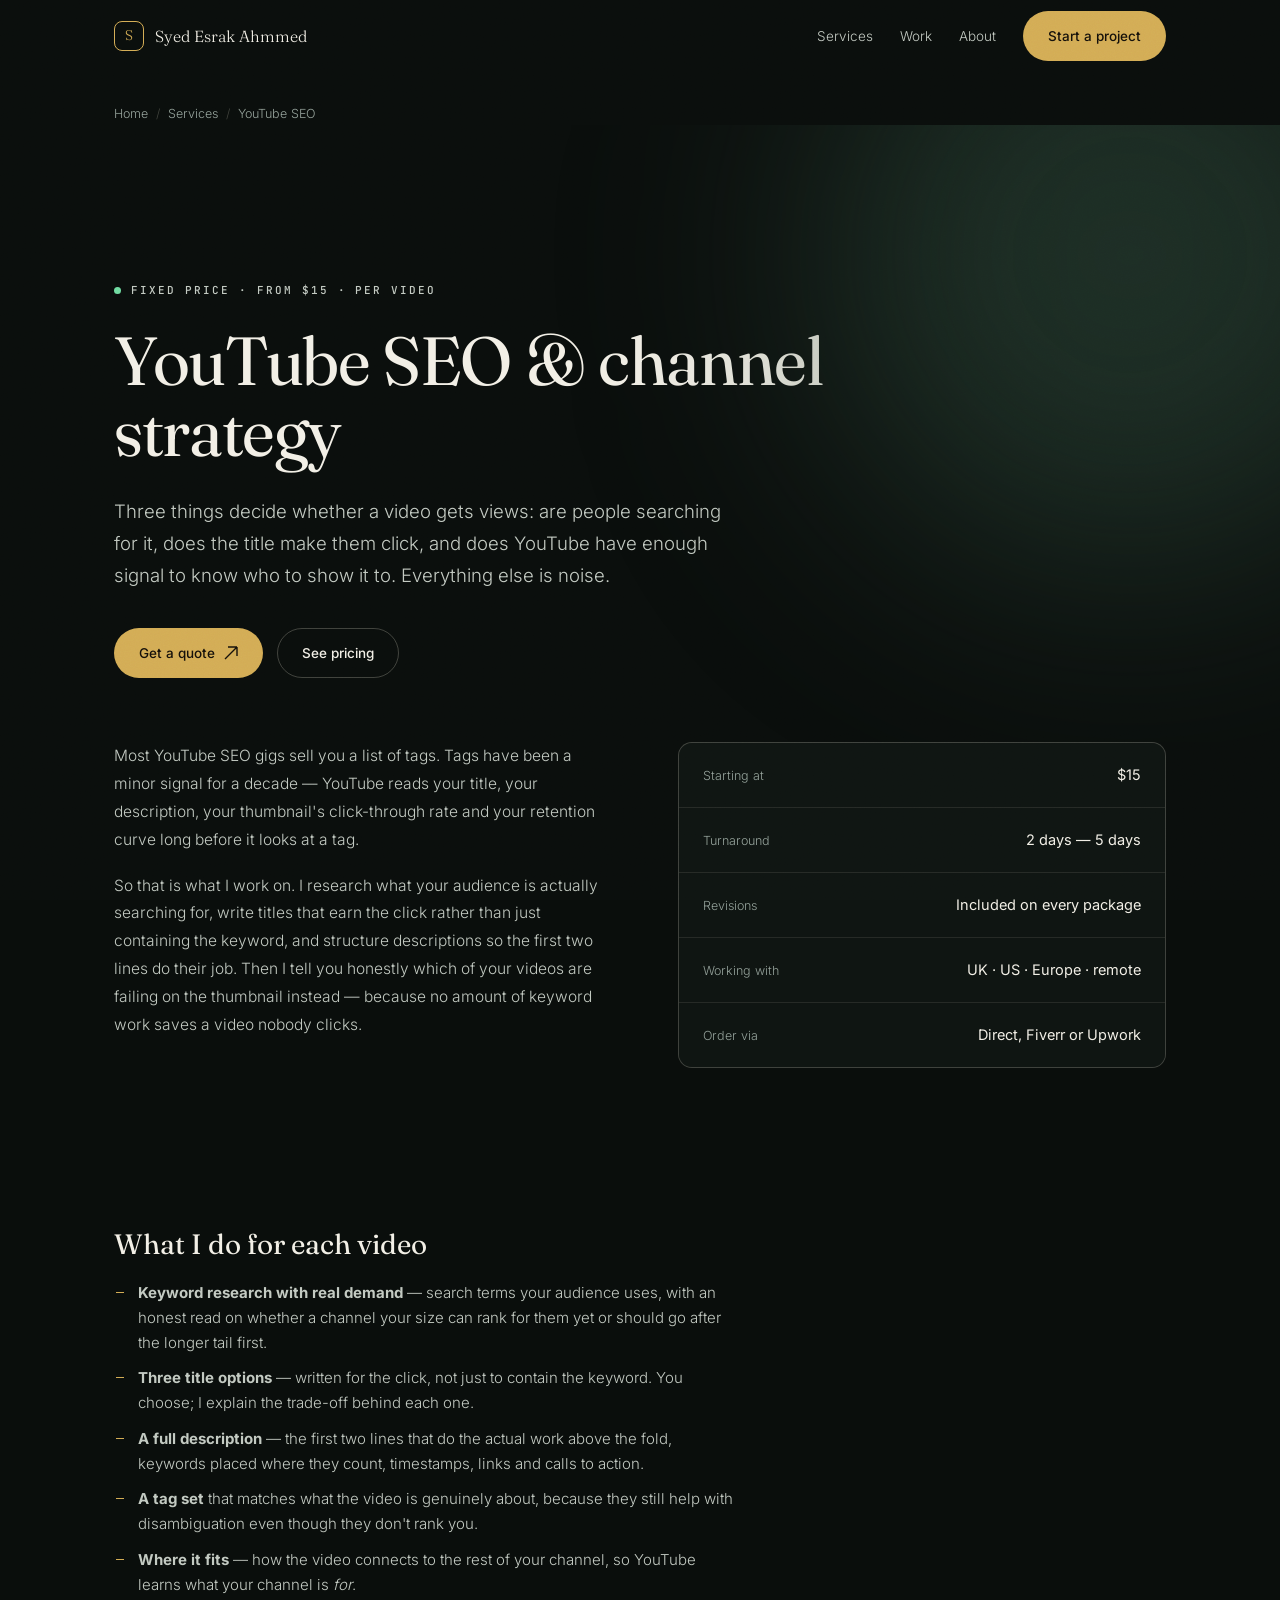
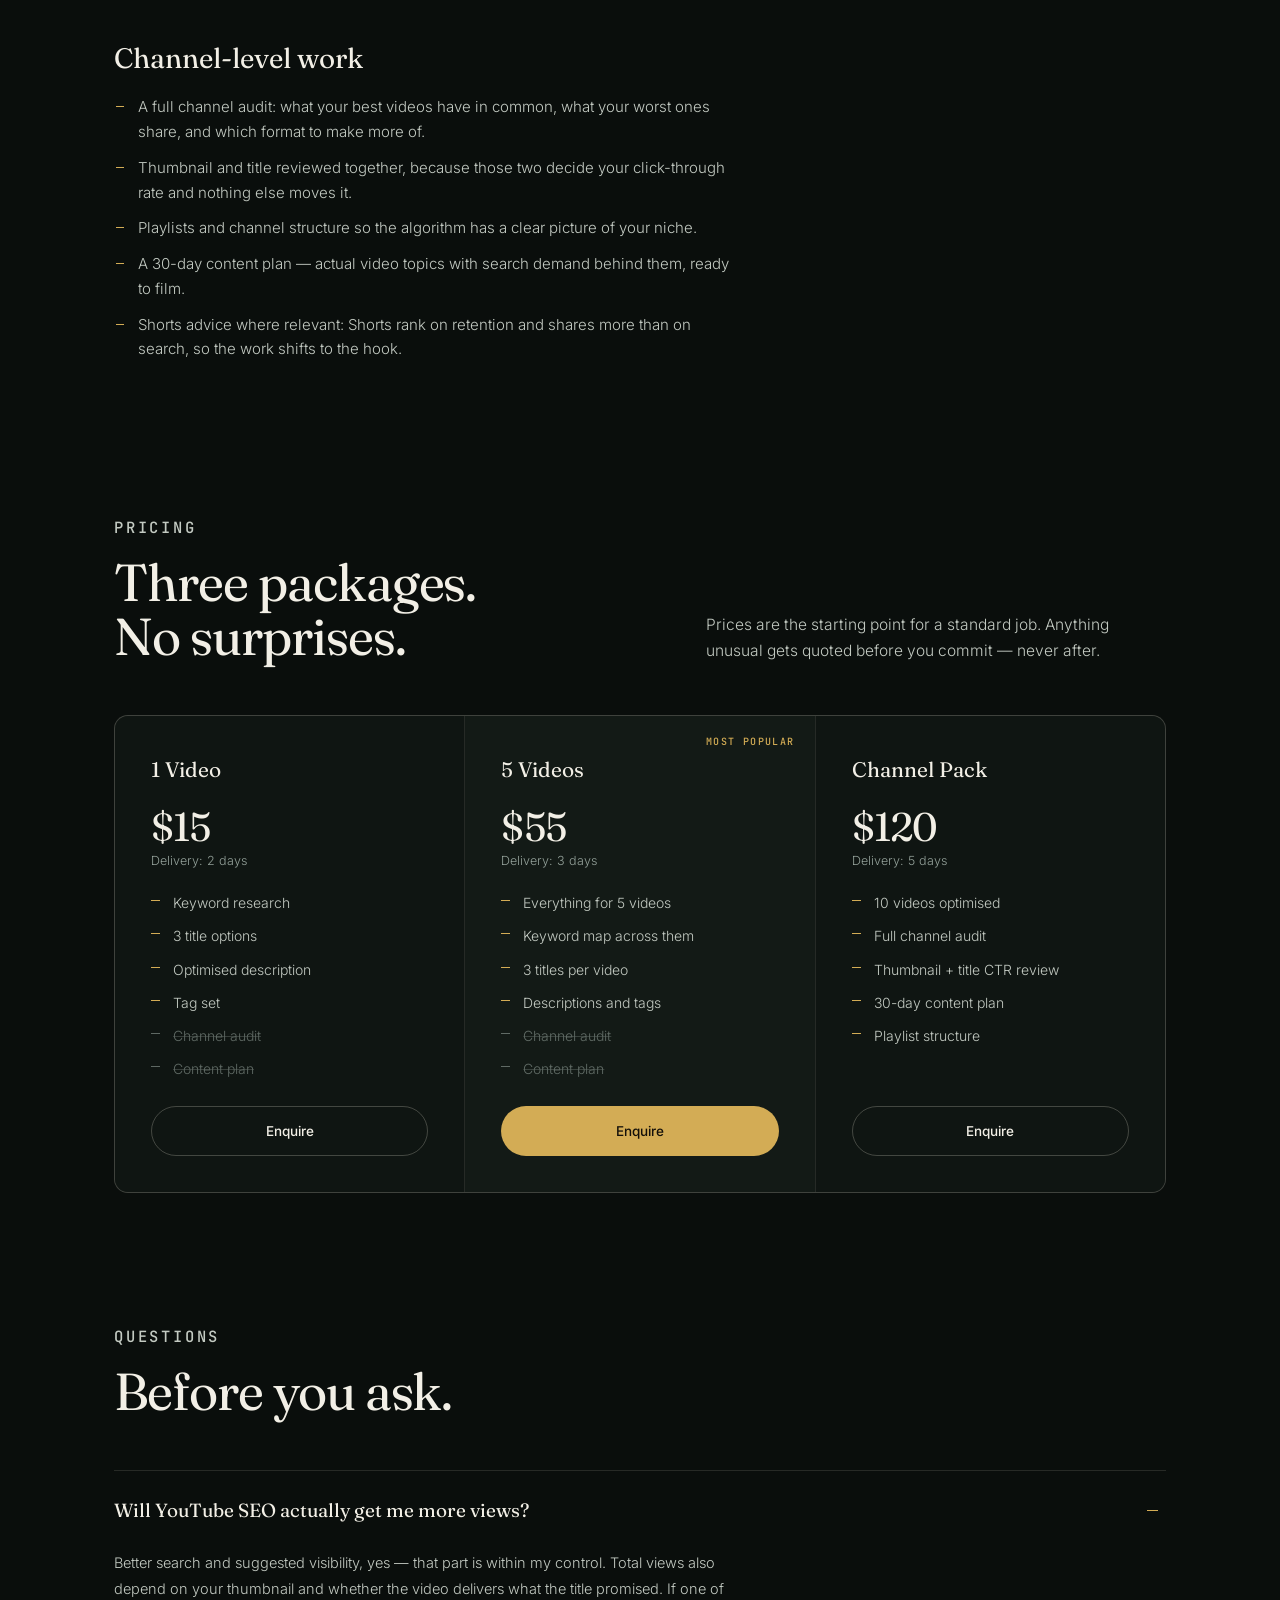
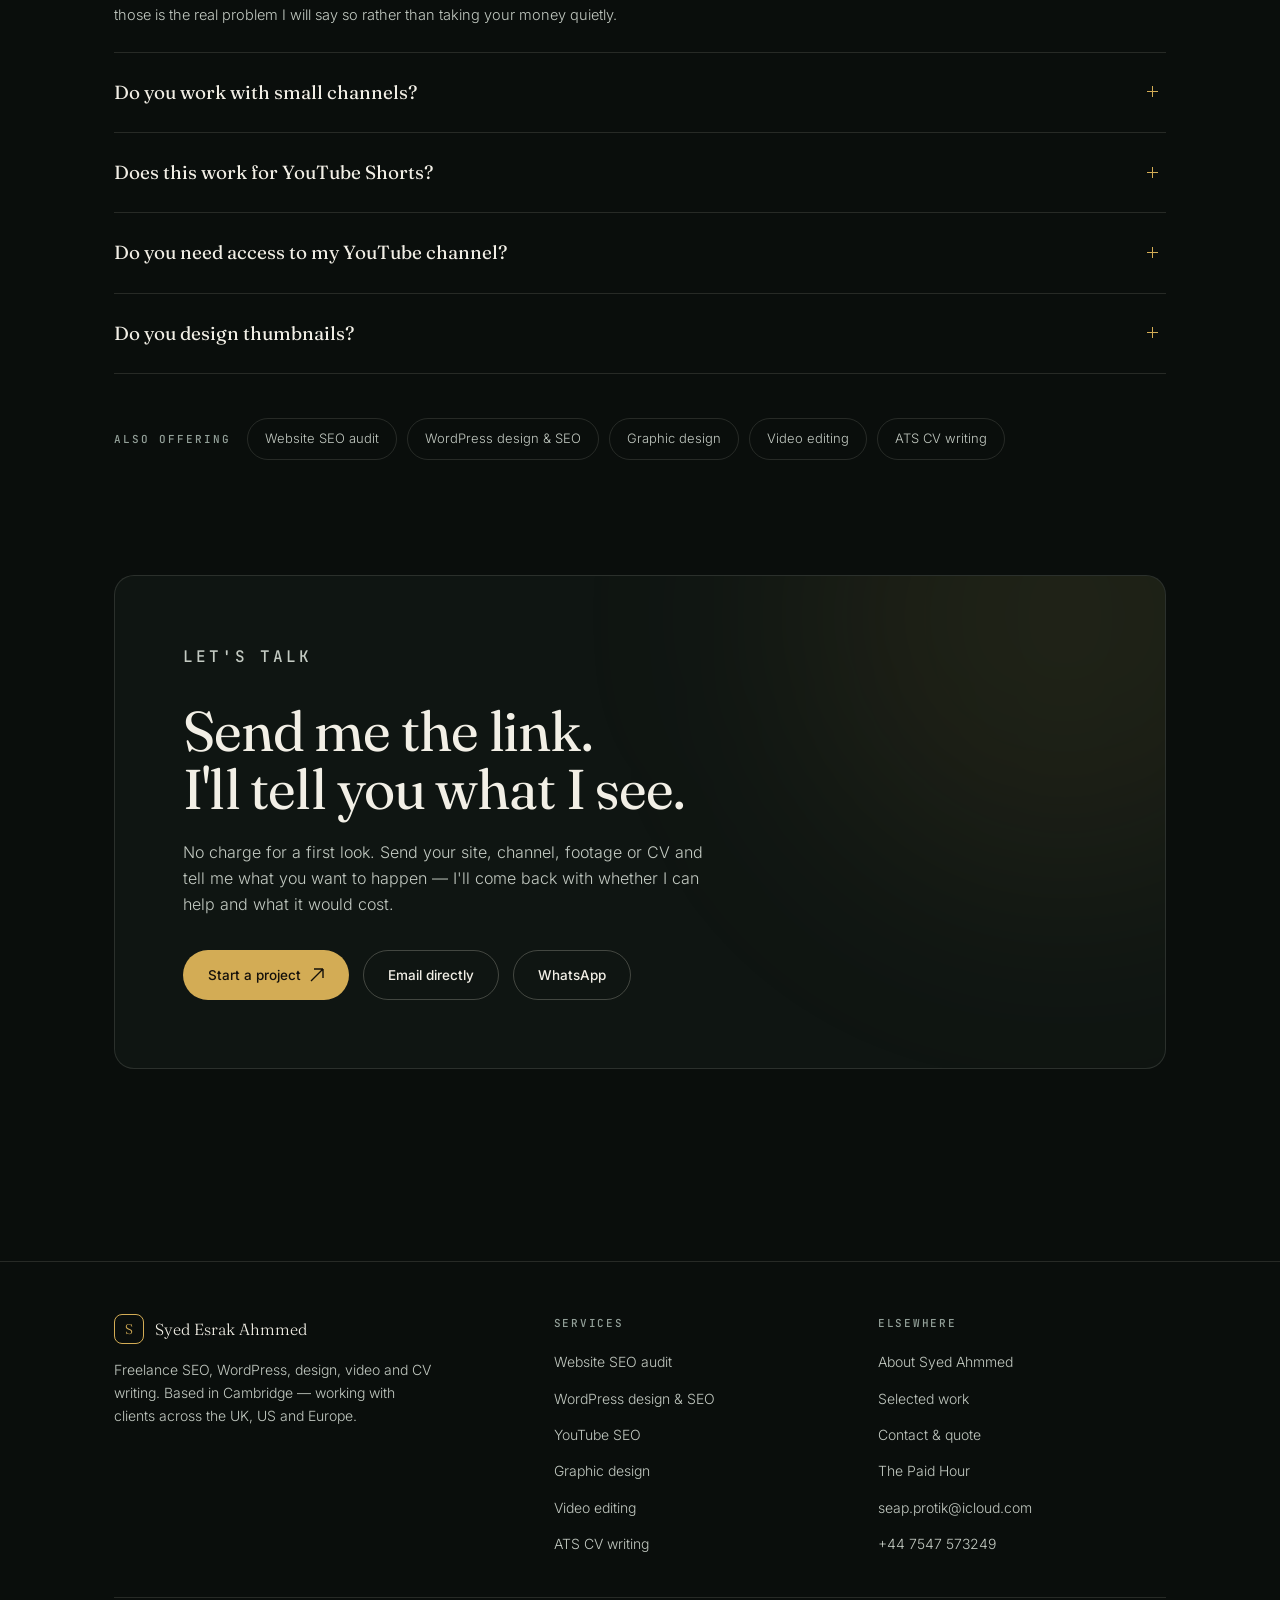
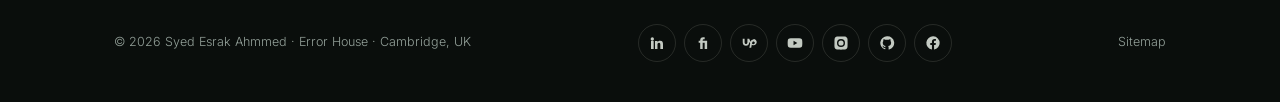
<file: youtube-seo/index.html>
<!DOCTYPE html>
<html lang="en-GB" class="no-js">
<head>
<script>document.documentElement.classList.remove('no-js')</script>
<meta charset="utf-8">
<meta name="viewport" content="width=device-width, initial-scale=1">
<title>YouTube SEO Services | Keyword Research &amp; Titles That Rank</title>
<meta name="description" content="Freelance YouTube SEO: keyword research, titles written for the click, optimised descriptions, tags and channel audits. From $15 per video.">
<link rel="canonical" href="https://syed-esrak-ahmmed.github.io/youtube-seo/">
<meta name="author" content="Syed Esrak Ahmmed">
<meta name="theme-color" content="#0A0E0C">
<meta property="og:type" content="website">
<meta property="og:site_name" content="Syed Esrak Ahmmed">
<meta property="og:locale" content="en_GB">
<meta property="og:title" content="YouTube SEO Services | Keyword Research &amp; Titles That Rank">
<meta property="og:description" content="Freelance YouTube SEO: keyword research, titles written for the click, optimised descriptions, tags and channel audits. From $15 per video.">
<meta property="og:url" content="https://syed-esrak-ahmmed.github.io/youtube-seo/">
<meta property="og:image" content="https://syed-esrak-ahmmed.github.io/og.png">
<meta property="og:image:width" content="1200">
<meta property="og:image:height" content="630">
<meta property="og:image:alt" content="Syed Esrak Ahmmed — SEO and CV writing, Cambridge UK">
<meta name="twitter:card" content="summary_large_image">
<meta name="twitter:title" content="YouTube SEO Services | Keyword Research &amp; Titles That Rank">
<meta name="twitter:description" content="Freelance YouTube SEO: keyword research, titles written for the click, optimised descriptions, tags and channel audits. From $15 per video.">
<meta name="twitter:image" content="https://syed-esrak-ahmmed.github.io/og.png">
<link rel="preload" href="/fonts/fraunces.woff2" as="font" type="font/woff2" crossorigin>
<link rel="preload" href="/fonts/inter.woff2" as="font" type="font/woff2" crossorigin>
<link rel="stylesheet" href="/style.css">
<link rel="icon" href="/favicon.svg" type="image/svg+xml">
<link rel="apple-touch-icon" href="/icon-180.png">
<link rel="manifest" href="/site.webmanifest">
<script type="application/ld+json">{"@context":"https://schema.org","@graph":[{"@type":"WebSite","@id":"https://syed-esrak-ahmmed.github.io/#website","url":"https://syed-esrak-ahmmed.github.io/","name":"Syed Esrak Ahmmed — SEO, WordPress, Design & Video","inLanguage":"en-GB","publisher":{"@id":"https://syed-esrak-ahmmed.github.io/#person"}},{"@type":"Person","@id":"https://syed-esrak-ahmmed.github.io/#person","name":"Syed Esrak Ahmmed","alternateName":["Syed Ahmmed","Syed Ahmed","Syed Esrak","Syed Esrak Ahmed","Esrak Ahmmed","Syed Esrak A.","Seap","Esrak Official"],"givenName":"Syed","additionalName":"Esrak","familyName":"Ahmmed","description":"Syed Esrak Ahmmed — also written Syed Ahmmed — is a freelance SEO specialist, WordPress developer and graphic designer based in Cambridge, United Kingdom, and the founder of the studio Error House.","url":"https://syed-esrak-ahmmed.github.io/","mainEntityOfPage":{"@id":"https://syed-esrak-ahmmed.github.io/about/#profilepage"},"email":"mailto:seap.protik@icloud.com","telephone":"+44 7547 573249","image":{"@type":"ImageObject","@id":"https://syed-esrak-ahmmed.github.io/#logo","url":"https://syed-esrak-ahmmed.github.io/og.png","width":1200,"height":630,"caption":"Syed Esrak Ahmmed"},"jobTitle":["SEO Specialist","WordPress Developer","Web Designer","Graphic Designer"],"hasOccupation":{"@type":"Occupation","name":"Search Engine Optimisation Specialist","occupationLocation":{"@type":"City","name":"Cambridge"}},"alumniOf":{"@type":"CollegeOrUniversity","name":"Premier University of Technology"},"knowsLanguage":["en","bn","hi","ur"],"knowsAbout":["Search engine optimisation","Technical SEO","Keyword research","WordPress development","WooCommerce","YouTube SEO","Web design","Graphic design","Video editing","ATS resume writing"],"worksFor":{"@id":"https://syed-esrak-ahmmed.github.io/#business"},"homeLocation":{"@type":"Place","name":"Cambridge, United Kingdom"},"address":{"@type":"PostalAddress","addressLocality":"Cambridge","addressRegion":"Cambridgeshire","addressCountry":"GB"},"sameAs":["https://www.linkedin.com/in/syed-esrak-ahmmed-4987351a3/","https://github.com/Syed-Esrak-Ahmmed","https://www.fiverr.com/seap18","https://www.upwork.com/freelancers/~01e2ff8b6c2173f4e5","https://www.freelancer.com/u/seapprotik18","https://www.instagram.com/syed_esrak_ahmmed/","https://www.facebook.com/official.seap","https://www.youtube.com/@seapvlogs","https://linktr.ee/esrak_official","https://thepaidhour.com"]},{"@type":"ProfessionalService","@id":"https://syed-esrak-ahmmed.github.io/#business","name":"Error House — SEO, WordPress, Design & Video by Syed Esrak Ahmmed","url":"https://syed-esrak-ahmmed.github.io/","image":"https://syed-esrak-ahmmed.github.io/og.png","priceRange":"$$","email":"mailto:seap.protik@icloud.com","telephone":"+44 7547 573249","founder":{"@id":"https://syed-esrak-ahmmed.github.io/#person"},"foundingDate":"2022-11","address":{"@type":"PostalAddress","addressLocality":"Cambridge","addressRegion":"Cambridgeshire","addressCountry":"GB"},"areaServed":[{"@type":"Country","name":"United Kingdom"},{"@type":"Country","name":"United States"},{"@type":"Place","name":"Worldwide — remote"}],"knowsAbout":["Search engine optimisation","On-page SEO","Technical SEO audit","Keyword research","YouTube SEO","ATS resume writing","WordPress","WordPress SEO","Graphic design","Logo design","Video editing","Thumbnail design"],"hasOfferCatalog":{"@type":"OfferCatalog","name":"Services","itemListElement":[{"@type":"Offer","itemOffered":{"@type":"Service","name":"Website SEO audit and on-page fixes"}},{"@type":"Offer","itemOffered":{"@type":"Service","name":"YouTube SEO and channel optimisation"}},{"@type":"Offer","itemOffered":{"@type":"Service","name":"ATS CV and cover letter writing"}},{"@type":"Offer","itemOffered":{"@type":"Service","name":"WordPress website design and SEO"}},{"@type":"Offer","itemOffered":{"@type":"Service","name":"Graphic design and brand identity"}},{"@type":"Offer","itemOffered":{"@type":"Service","name":"Video editing for YouTube and ads"}}]}},{"@type":"BreadcrumbList","itemListElement":[{"@type":"ListItem","position":1,"name":"Home","item":"https://syed-esrak-ahmmed.github.io/"},{"@type":"ListItem","position":2,"name":"Services","item":"https://syed-esrak-ahmmed.github.io/services/"},{"@type":"ListItem","position":3,"name":"YouTube SEO","item":"https://syed-esrak-ahmmed.github.io/youtube-seo/"}]},{"@type":"FAQPage","mainEntity":[{"@type":"Question","name":"Will YouTube SEO actually get me more views?","acceptedAnswer":{"@type":"Answer","text":"Better search and suggested visibility, yes — that part is within my control. Total views also depend on your thumbnail and whether the video delivers what the title promised. If one of those is the real problem I will say so rather than taking your money quietly."}},{"@type":"Question","name":"Do you work with small channels?","acceptedAnswer":{"@type":"Answer","text":"Yes, and honestly it matters more when you are small. A large channel gets views from subscribers whatever the title says. A small one lives or dies on search and suggested, which is exactly what this work targets."}},{"@type":"Question","name":"Does this work for YouTube Shorts?","acceptedAnswer":{"@type":"Answer","text":"Yes, with a different emphasis. Shorts are ranked far more on retention and shares than on search, so the work shifts towards the first two seconds and the title. Tell me which format you post and I will weight it accordingly."}},{"@type":"Question","name":"Do you need access to my YouTube channel?","acceptedAnswer":{"@type":"Answer","text":"No. Video links, or just the topics if nothing is published yet, are enough. I will never ask for your Google login. You paste the finished titles and descriptions in yourself, or I can send them formatted so it takes two minutes."}},{"@type":"Question","name":"Do you design thumbnails?","acceptedAnswer":{"@type":"Answer","text":"Not inside the YouTube SEO packages — on the Channel Pack I review your thumbnails and titles together and tell you what to change. If you want thumbnails actually designed, that is the graphic design service."}}]},{"@type":"Service","name":"YouTube SEO","serviceType":"YouTube SEO","url":"https://syed-esrak-ahmmed.github.io/youtube-seo/","provider":{"@id":"https://syed-esrak-ahmmed.github.io/#business"},"description":"Freelance YouTube SEO: keyword research, titles written for the click, optimised descriptions, tags and channel audits. From $15 per video.","areaServed":[{"@type":"Country","name":"United Kingdom"},{"@type":"Country","name":"United States"}],"offers":[{"@type":"Offer","name":"1 Video","price":"15","priceCurrency":"USD","url":"https://syed-esrak-ahmmed.github.io/youtube-seo/#pricing","availability":"https://schema.org/InStock"},{"@type":"Offer","name":"5 Videos","price":"55","priceCurrency":"USD","url":"https://syed-esrak-ahmmed.github.io/youtube-seo/#pricing","availability":"https://schema.org/InStock"},{"@type":"Offer","name":"Channel Pack","price":"120","priceCurrency":"USD","url":"https://syed-esrak-ahmmed.github.io/youtube-seo/#pricing","availability":"https://schema.org/InStock"}]}]}</script>
</head>
<body>
<a class="skip" href="#main">Skip to content</a>
<header id="hdr">
<div class="wrap nav">
<a class="brand" href="/" aria-label="Syed Esrak Ahmmed — home"><span class="mark" aria-hidden="true">S</span> Syed Esrak Ahmmed</a>
<nav class="links" id="menu" aria-label="Main"><a href="/services/">Services</a><a href="/work/">Work</a><a href="/about/">About</a><a class="btn btn-gold" href="/contact/">Start a project</a></nav>
<button class="burger" id="burger" aria-label="Open menu" aria-expanded="false" aria-controls="menu"><span></span><span></span><span></span></button>
</div></header>
<main id="main">
<nav class="wrap crumbs" aria-label="Breadcrumb"><ol><li><a href="/">Home</a></li><li><a href="/services/">Services</a></li><li aria-current="page">YouTube SEO</li></ol></nav>
<section class="hero short"><div class="glow g1"></div><div class="wrap">
<p class="eyebrow mono rv"><span class="dot" aria-hidden="true"></span> Fixed price · from $15 · per video</p>
<h1 class="display rv">YouTube SEO &amp; channel strategy</h1>
<p class="lede rv">Three things decide whether a video gets views: are people searching for it, does the title make them click, and does YouTube have enough signal to know who to show it to. Everything else is noise.</p>
<div class="hero-cta rv"><a class="btn btn-gold" href="/contact/">Get a quote <svg width="14" height="14" viewBox="0 0 14 14" fill="none" aria-hidden="true"><path d="M1 13L13 1M13 1H4M13 1v9" stroke="currentColor" stroke-width="1.4"/></svg></a>
<a class="btn btn-ghost" href="#pricing">See pricing</a></div>
</div></section>

<section class="sec tight"><div class="wrap"><div class="about">
<div class="prose rv"><p>Most YouTube SEO gigs sell you a list of tags. Tags have been a minor signal for a decade — YouTube reads your title, your description, your thumbnail's click-through rate and your retention curve long before it looks at a tag.</p><p>So that is what I work on. I research what your audience is actually searching for, write titles that earn the click rather than just containing the keyword, and structure descriptions so the first two lines do their job. Then I tell you honestly which of your videos are failing on the thumbnail instead — because no amount of keyword work saves a video nobody clicks.</p></div>
<div class="rv"><div class="facts">
<div class="fact"><span>Starting at</span><b>$15</b></div>
<div class="fact"><span>Turnaround</span><b>2 days — 5 days</b></div>
<div class="fact"><span>Revisions</span><b>Included on every package</b></div>
<div class="fact"><span>Working with</span><b>UK · US · Europe · remote</b></div>
<div class="fact"><span>Order via</span><b>Direct, Fiverr or Upwork</b></div>
</div></div></div></div></section>

<section class="sec tight"><div class="wrap"><div class="prose" style="max-width:none"><div class="rv"><h3>What I do for each video</h3><ul><li><strong>Keyword research with real demand</strong> — search terms your audience uses, with an honest read on whether a channel your size can rank for them yet or should go after the longer tail first.</li><li><strong>Three title options</strong> — written for the click, not just to contain the keyword. You choose; I explain the trade-off behind each one.</li><li><strong>A full description</strong> — the first two lines that do the actual work above the fold, keywords placed where they count, timestamps, links and calls to action.</li><li><strong>A tag set</strong> that matches what the video is genuinely about, because they still help with disambiguation even though they don't rank you.</li><li><strong>Where it fits</strong> — how the video connects to the rest of your channel, so YouTube learns what your channel is <em>for</em>.</li></ul></div><div class="rv"><h3>Channel-level work</h3><ul><li>A full channel audit: what your best videos have in common, what your worst ones share, and which format to make more of.</li><li>Thumbnail and title reviewed together, because those two decide your click-through rate and nothing else moves it.</li><li>Playlists and channel structure so the algorithm has a clear picture of your niche.</li><li>A 30-day content plan — actual video topics with search demand behind them, ready to film.</li><li>Shorts advice where relevant: Shorts rank on retention and shares more than on search, so the work shifts to the hook.</li></ul></div></div></div></section>


<section class="sec tight" id="pricing"><div class="wrap">
<div class="sec-head rv"><div><p class="mono gold">Pricing</p><h2 class="display">Three packages.<br>No surprises.</h2></div>
<p>Prices are the starting point for a standard job. Anything unusual gets quoted before you commit — never after.</p></div>
<div class="tiers"><div class="tier rv"><h3>1 Video</h3><p class="amt display">$15</p>
<p class="dl">Delivery: 2 days</p><ul><li>Keyword research</li><li>3 title options</li><li>Optimised description</li><li>Tag set</li><li class="no">Channel audit</li><li class="no">Content plan</li></ul>
<a class="btn btn-ghost" href="/contact/">Enquire</a></div><div class="tier best rv"><h3>5 Videos</h3><p class="amt display">$55</p>
<p class="dl">Delivery: 3 days</p><ul><li>Everything for 5 videos</li><li>Keyword map across them</li><li>3 titles per video</li><li>Descriptions and tags</li><li class="no">Channel audit</li><li class="no">Content plan</li></ul>
<a class="btn btn-gold" href="/contact/">Enquire</a></div><div class="tier rv"><h3>Channel Pack</h3><p class="amt display">$120</p>
<p class="dl">Delivery: 5 days</p><ul><li>10 videos optimised</li><li>Full channel audit</li><li>Thumbnail + title CTR review</li><li>30-day content plan</li><li>Playlist structure</li></ul>
<a class="btn btn-ghost" href="/contact/">Enquire</a></div></div></div></section>

<section class="sec tight"><div class="wrap">
<div class="sec-head rv"><div><p class="mono gold">Questions</p><h2 class="display">Before you ask.</h2></div></div>
<div class="faq"><details class="rv" open><summary>Will YouTube SEO actually get me more views?</summary><p class="ans">Better search and suggested visibility, yes — that part is within my control. Total views also depend on your thumbnail and whether the video delivers what the title promised. If one of those is the real problem I will say so rather than taking your money quietly.</p></details><details class="rv"><summary>Do you work with small channels?</summary><p class="ans">Yes, and honestly it matters more when you are small. A large channel gets views from subscribers whatever the title says. A small one lives or dies on search and suggested, which is exactly what this work targets.</p></details><details class="rv"><summary>Does this work for YouTube Shorts?</summary><p class="ans">Yes, with a different emphasis. Shorts are ranked far more on retention and shares than on search, so the work shifts towards the first two seconds and the title. Tell me which format you post and I will weight it accordingly.</p></details><details class="rv"><summary>Do you need access to my YouTube channel?</summary><p class="ans">No. Video links, or just the topics if nothing is published yet, are enough. I will never ask for your Google login. You paste the finished titles and descriptions in yourself, or I can send them formatted so it takes two minutes.</p></details><details class="rv"><summary>Do you design thumbnails?</summary><p class="ans">Not inside the YouTube SEO packages — on the Channel Pack I review your thumbnails and titles together and tell you what to change. If you want thumbnails actually designed, that is the <a href="/graphic-design/">graphic design service</a>.</p></details></div>
<div class="also rv" style="margin-top:44px"><span class="mono" style="align-self:center;color:var(--muted);margin-right:6px">Also offering</span><a class="chip" href="/seo-audit/">Website SEO audit</a><a class="chip" href="/wordpress-seo/">WordPress design &amp; SEO</a><a class="chip" href="/graphic-design/">Graphic design</a><a class="chip" href="/video-editing/">Video editing</a><a class="chip" href="/cv-writing/">ATS CV writing</a></div>
</div></section>
<section class="sec tight"><div class="wrap">
<div class="cta rv"><div class="glow"></div>
<p class="mono gold" style="position:relative">Let's talk</p>
<h2 class="display">Send me the link.<br>I'll tell you what I see.</h2>
<p>No charge for a first look. Send your site, channel, footage or CV and tell me what you want to happen — I'll come back with whether I can help and what it would cost.</p>
<div class="cta-row">
<a class="btn btn-gold" href="/contact/">Start a project <svg width="14" height="14" viewBox="0 0 14 14" fill="none" aria-hidden="true"><path d="M1 13L13 1M13 1H4M13 1v9" stroke="currentColor" stroke-width="1.4"/></svg></a>
<a class="btn btn-ghost" href="mailto:seap.protik@icloud.com">Email directly</a>
<a class="btn btn-ghost" href="https://wa.me/447547573249" target="_blank" rel="noopener">WhatsApp</a>
</div></div></div></section>
</main>
<footer>
<div class="wrap">
<div class="fgrid">
  <div>
    <div class="brand" style="margin-bottom:14px"><span class="mark" aria-hidden="true">S</span> Syed Esrak Ahmmed</div>
    <p>Freelance SEO, WordPress, design, video and CV writing. Based in Cambridge — working with clients across the UK, US and Europe.</p>
  </div>
  <div>
    <h2>Services</h2>
    <ul>
      <li><a href="/seo-audit/">Website SEO audit</a></li>
      <li><a href="/wordpress-seo/">WordPress design &amp; SEO</a></li>
      <li><a href="/youtube-seo/">YouTube SEO</a></li>
      <li><a href="/graphic-design/">Graphic design</a></li>
      <li><a href="/video-editing/">Video editing</a></li>
      <li><a href="/cv-writing/">ATS CV writing</a></li>
    </ul>
  </div>
  <div>
    <h2>Elsewhere</h2>
    <ul>
      <li><a href="/about/">About Syed Ahmmed</a></li>
      <li><a href="/work/">Selected work</a></li>
      <li><a href="/contact/">Contact &amp; quote</a></li>
      <li><a href="https://thepaidhour.com" target="_blank" rel="noopener">The Paid Hour</a></li>
      <li><a href="mailto:seap.protik@icloud.com">seap.protik@icloud.com</a></li>
      <li><a href="tel:+447547573249">+44 7547 573249</a></li>
    </ul>
  </div>
</div>
<div class="foot">
  <small>© <span id="yr">2026</span> Syed Esrak Ahmmed · Error House · Cambridge, UK</small>
  <div class="social"><a href="https://www.linkedin.com/in/syed-esrak-ahmmed-4987351a3/" target="_blank" rel="noopener me" aria-label="LinkedIn"><svg width="16" height="16" viewBox="0 0 24 24" fill="currentColor" aria-hidden="true"><path d="M4.98 3.5a2.5 2.5 0 11-.02 5 2.5 2.5 0 01.02-5zM3 9h4v12H3zM9 9h3.8v1.7h.05c.53-1 1.83-2.05 3.77-2.05C20.5 8.65 21 11 21 14.2V21h-4v-6c0-1.43-.03-3.27-2-3.27-2 0-2.3 1.56-2.3 3.17V21H9z"/></svg></a><a href="https://www.fiverr.com/seap18" target="_blank" rel="noopener me" aria-label="Fiverr"><svg width="16" height="16" viewBox="0 0 24 24" fill="currentColor" aria-hidden="true"><path d="M14.5 8.5h-3V7.8c0-.9.6-1.3 1.5-1.3h1.5V3.5h-2.2c-2.9 0-4.5 1.6-4.5 4.3v.7H5.5v3h2.3V21h3.7v-9.5h3V21h3.7V8.5z"/></svg></a><a href="https://www.upwork.com/freelancers/~01e2ff8b6c2173f4e5" target="_blank" rel="noopener me" aria-label="Upwork"><svg width="16" height="16" viewBox="0 0 24 24" fill="currentColor" aria-hidden="true"><path d="M18.6 6.9c-2 0-3.5 1.3-4.1 3.4-1-1.5-1.7-3.2-2.1-4.5H9.6v5.4c0 1.3-.9 2.3-2.1 2.3s-2.1-1-2.1-2.3V5.8H2.6v5.4c0 2.9 2.1 5 4.9 5 2.7 0 4.8-2.1 4.8-5v-.9c.4.8.9 1.7 1.5 2.5l-1.3 6.4h2.8l.9-4.5c.8.5 1.7.8 2.7.8 2.6 0 4.7-2.2 4.7-4.9 0-2.6-2.1-4.7-4.7-4.7zm0 6.9c-.8 0-1.6-.3-2.2-.9l.2-.9c.2-1.3 1-2.3 2-2.3 1.2 0 2.1 1 2.1 2.1s-.9 2-2.1 2z"/></svg></a><a href="https://www.youtube.com/@seapvlogs" target="_blank" rel="noopener me" aria-label="YouTube"><svg width="16" height="16" viewBox="0 0 24 24" fill="currentColor" aria-hidden="true"><path d="M23 12s0-3.4-.4-5c-.3-.9-1-1.6-1.9-1.9C19 4.7 12 4.7 12 4.7s-7 0-8.7.4c-.9.3-1.6 1-1.9 1.9C1 8.6 1 12 1 12s0 3.4.4 5c.3.9 1 1.6 1.9 1.9 1.7.4 8.7.4 8.7.4s7 0 8.7-.4c.9-.3 1.6-1 1.9-1.9.4-1.6.4-5 .4-5zM9.8 15.3V8.7l5.7 3.3z"/></svg></a><a href="https://www.instagram.com/syed_esrak_ahmmed/" target="_blank" rel="noopener me" aria-label="Instagram"><svg width="16" height="16" viewBox="0 0 24 24" fill="currentColor" aria-hidden="true"><path d="M12 2.2c3.2 0 3.6 0 4.9.07 1.2.05 1.8.25 2.2.42.6.22 1 .48 1.4.9.42.42.68.82.9 1.4.17.42.37 1.03.42 2.2.07 1.3.07 1.7.07 4.9s0 3.6-.07 4.9c-.05 1.2-.25 1.8-.42 2.2a3.9 3.9 0 01-.9 1.4c-.42.42-.82.68-1.4.9-.42.17-1.03.37-2.2.42-1.3.07-1.7.07-4.9.07s-3.6 0-4.9-.07c-1.2-.05-1.8-.25-2.2-.42a3.9 3.9 0 01-1.4-.9 3.9 3.9 0 01-.9-1.4c-.17-.42-.37-1.03-.42-2.2C2.2 15.6 2.2 15.2 2.2 12s0-3.6.07-4.9c.05-1.2.25-1.8.42-2.2.22-.6.48-1 .9-1.4.42-.42.82-.68 1.4-.9.42-.17 1.03-.37 2.2-.42C8.4 2.2 8.8 2.2 12 2.2zm0 3.8a6 6 0 100 12 6 6 0 000-12zm0 9.9a3.9 3.9 0 110-7.8 3.9 3.9 0 010 7.8zm7.6-10.1a1.4 1.4 0 11-2.8 0 1.4 1.4 0 012.8 0z"/></svg></a><a href="https://github.com/Syed-Esrak-Ahmmed" target="_blank" rel="noopener me" aria-label="GitHub"><svg width="16" height="16" viewBox="0 0 24 24" fill="currentColor" aria-hidden="true"><path d="M12 2a10 10 0 00-3.2 19.5c.5.1.7-.2.7-.5v-1.7C6.7 19.8 6.1 18 6.1 18c-.4-1.1-1-1.4-1-1.4-.9-.6.1-.6.1-.6 1 .1 1.5 1 1.5 1 .9 1.5 2.3 1.1 2.8.8.1-.6.3-1.1.6-1.3-2.2-.3-4.5-1.1-4.5-4.9 0-1.1.4-2 1-2.7-.1-.2-.4-1.2.1-2.6 0 0 .8-.3 2.7 1a9.4 9.4 0 015 0c1.9-1.3 2.7-1 2.7-1 .5 1.4.2 2.4.1 2.6.6.7 1 1.6 1 2.7 0 3.8-2.3 4.6-4.5 4.9.3.3.7 1 .7 1.9v2.8c0 .3.2.6.7.5A10 10 0 0012 2z"/></svg></a><a href="https://www.facebook.com/official.seap" target="_blank" rel="noopener me" aria-label="Facebook"><svg width="16" height="16" viewBox="0 0 24 24" fill="currentColor" aria-hidden="true"><path d="M22 12a10 10 0 10-11.6 9.9v-7H7.9V12h2.5V9.8c0-2.5 1.5-3.9 3.8-3.9 1.1 0 2.2.2 2.2.2v2.5h-1.3c-1.2 0-1.6.8-1.6 1.6V12h2.8l-.4 2.9h-2.3v7A10 10 0 0022 12z"/></svg></a></div>
  <small><a href="/sitemap.xml">Sitemap</a></small>
</div>
</div></footer>
<script>
(function(){var h=document.getElementById('hdr'),s=function(){h.classList.toggle('solid',scrollY>24)};s();addEventListener('scroll',s,{passive:true});
var b=document.getElementById('burger'),m=document.getElementById('menu');
b.addEventListener('click',function(){var o=m.classList.toggle('open');b.setAttribute('aria-expanded',o);b.setAttribute('aria-label',o?'Close menu':'Open menu')});
m.addEventListener('click',function(e){if(e.target.closest('a'))m.classList.remove('open')});
var y=document.getElementById('yr');if(y)y.textContent=new Date().getFullYear();
if('IntersectionObserver' in window){var io=new IntersectionObserver(function(es){es.forEach(function(e){if(e.isIntersecting){e.target.classList.add('in');io.unobserve(e.target)}})},{threshold:.1,rootMargin:'0px 0px -6% 0px'});
var el=document.querySelectorAll('.rv');for(var i=0;i<el.length;i++){el[i].style.transitionDelay=(Math.min(i,6)*45)+'ms';io.observe(el[i])}}
else{var el2=document.querySelectorAll('.rv');for(var j=0;j<el2.length;j++)el2[j].classList.add('in')}
setTimeout(function(){var el3=document.querySelectorAll('.rv:not(.in)');for(var k=0;k<el3.length;k++)el3[k].classList.add('in')},1400);
})();
</script>
</body>
</html>
</file>
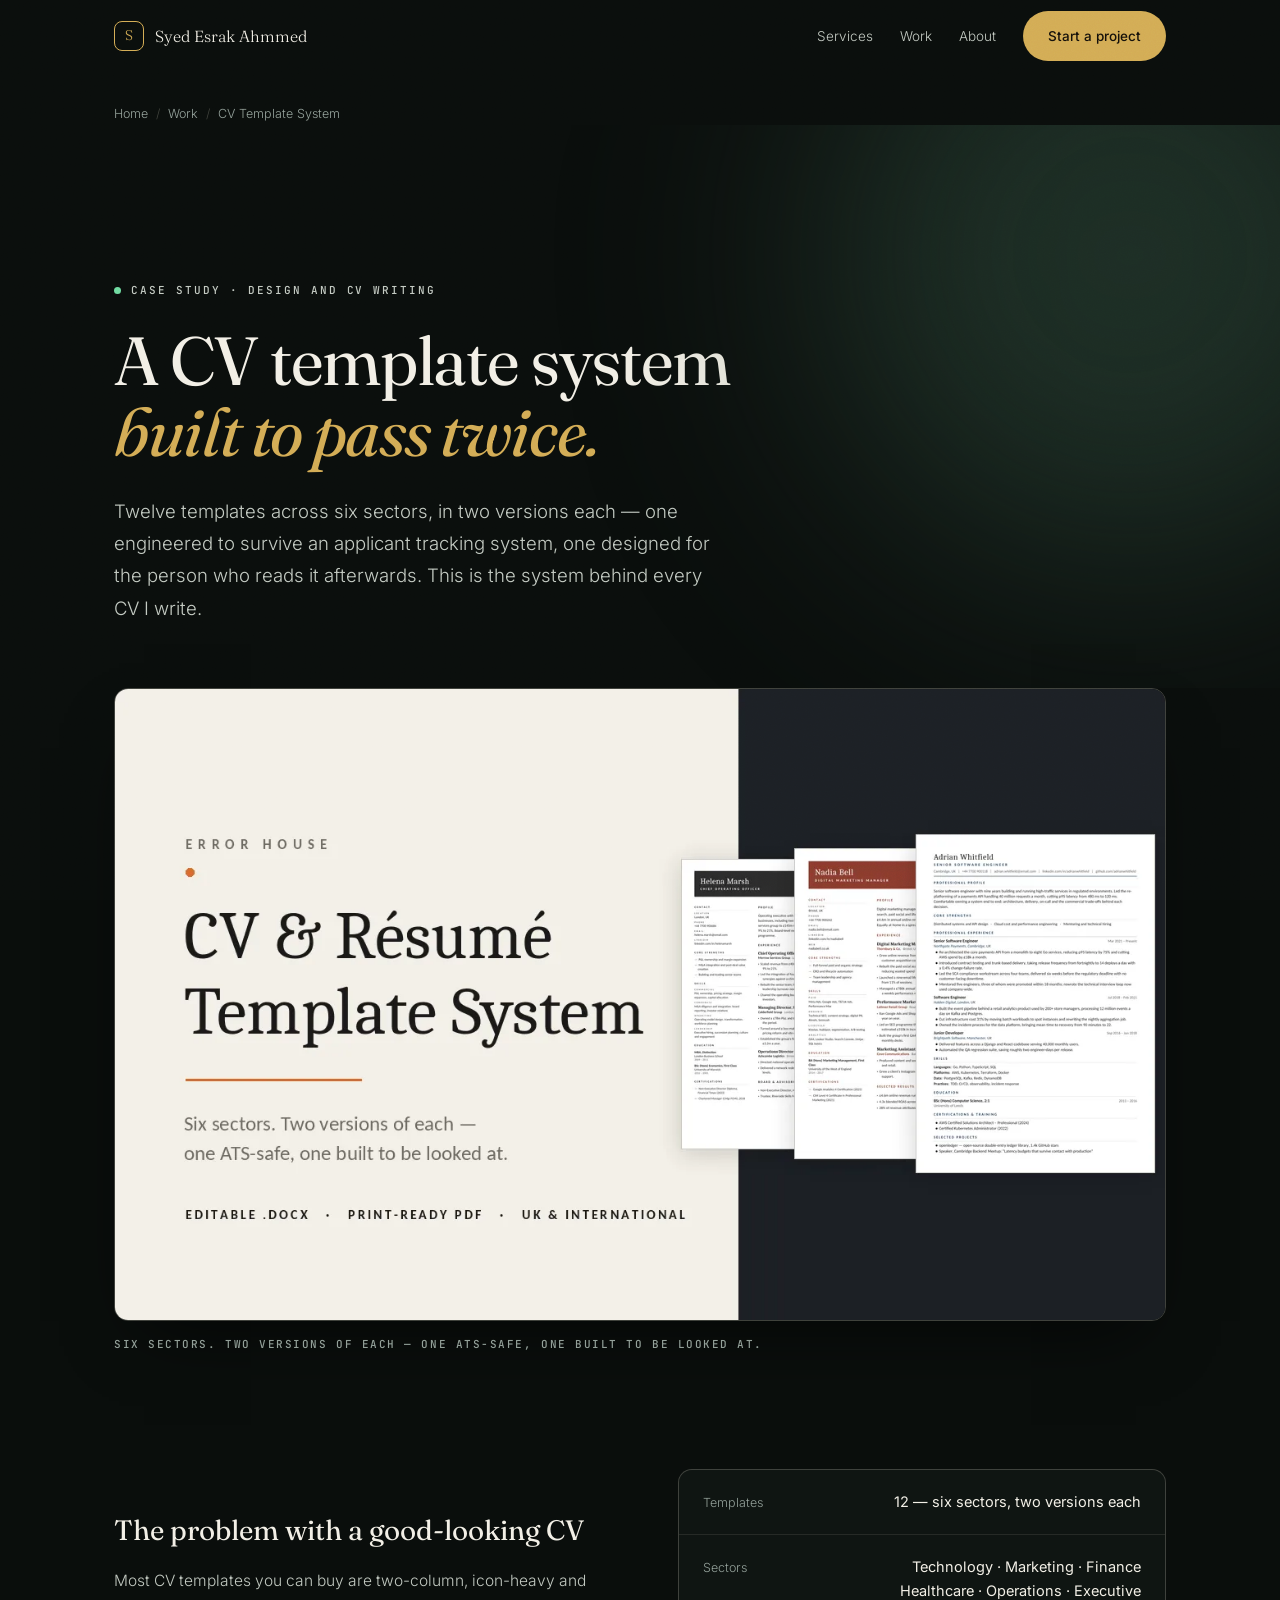
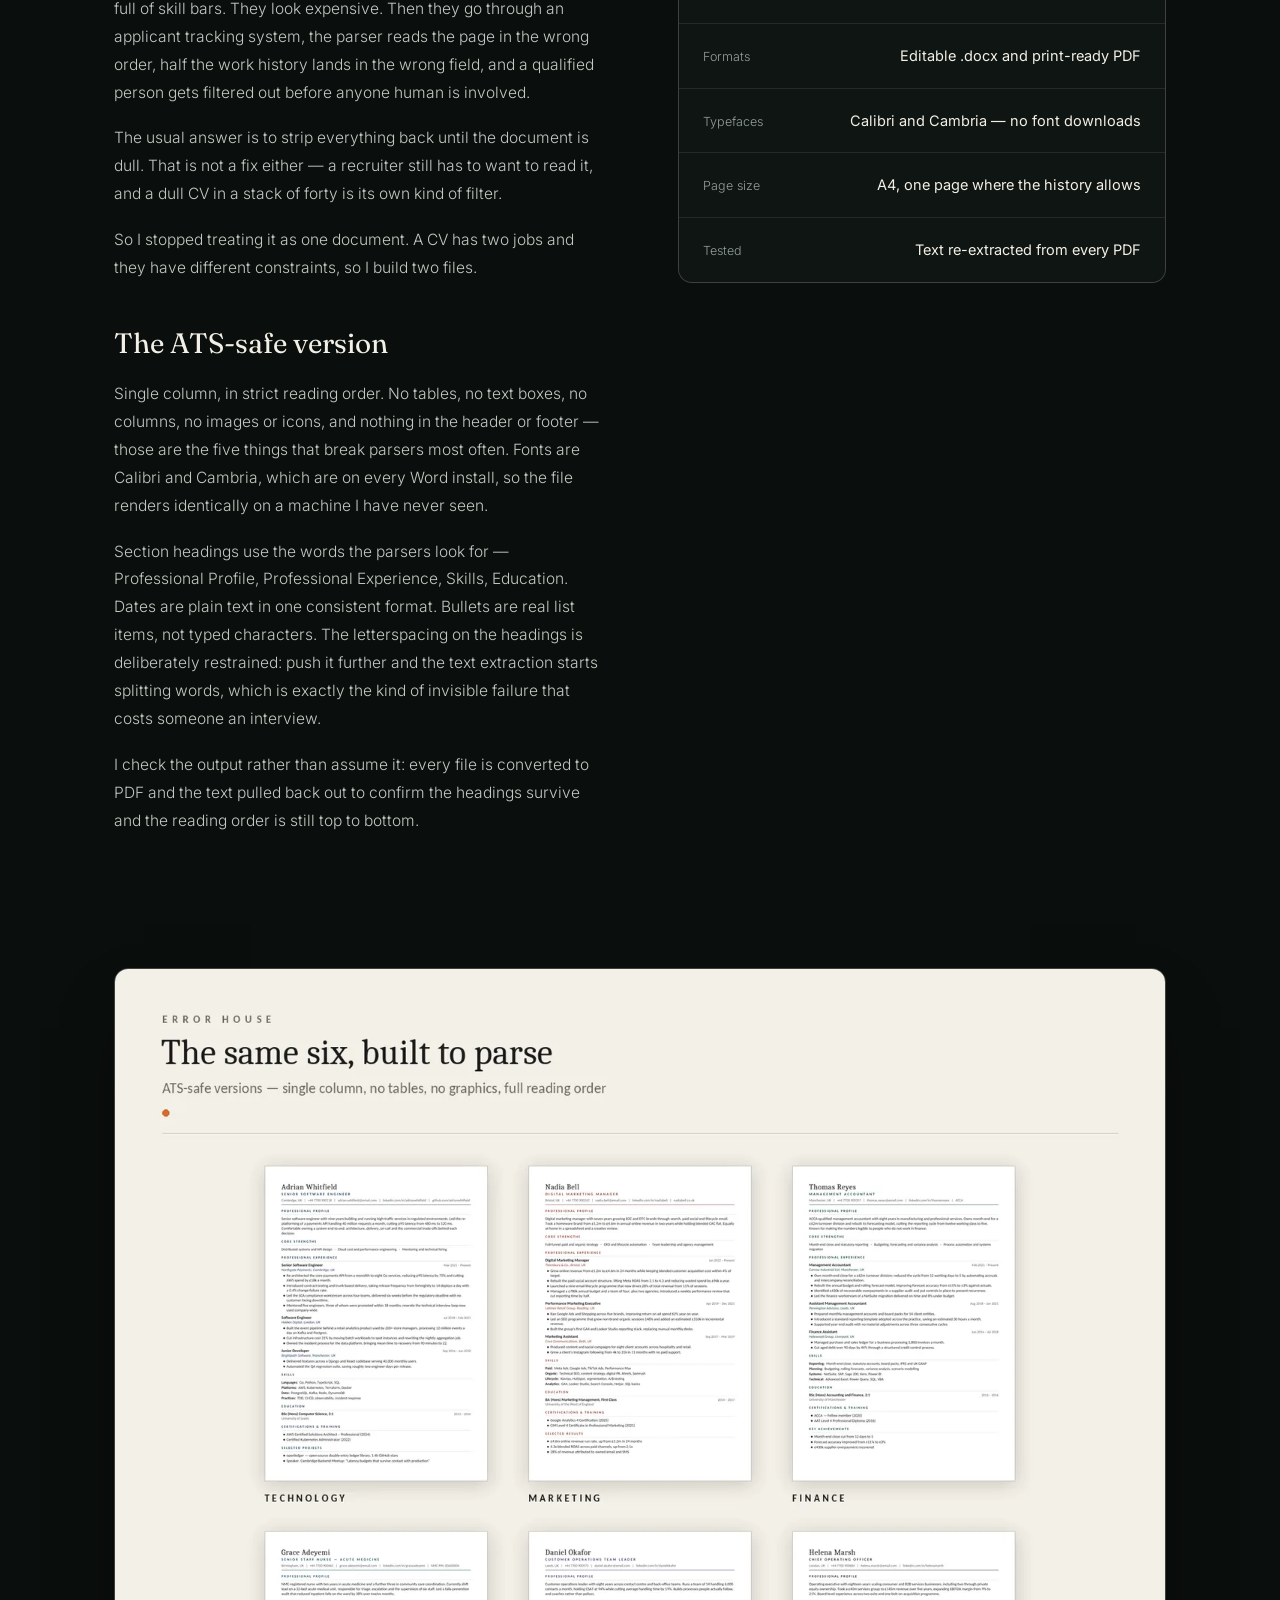
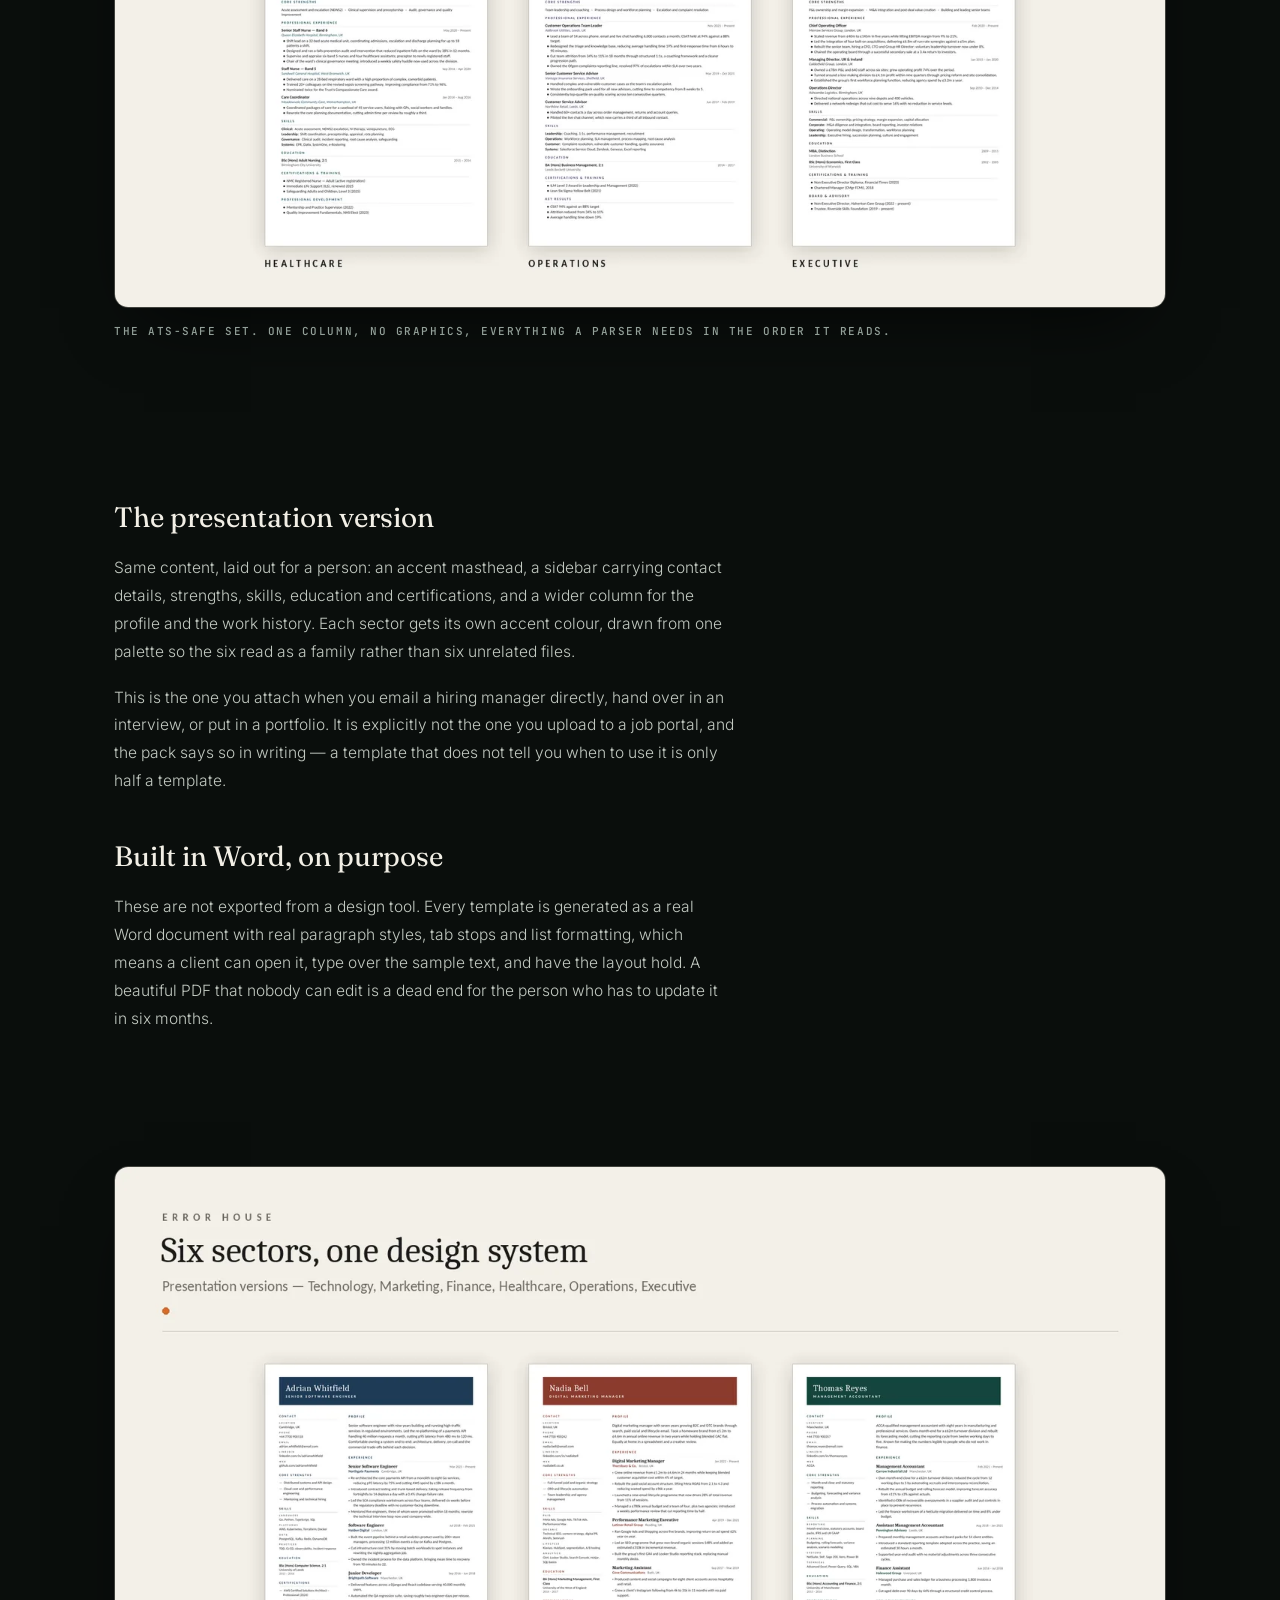
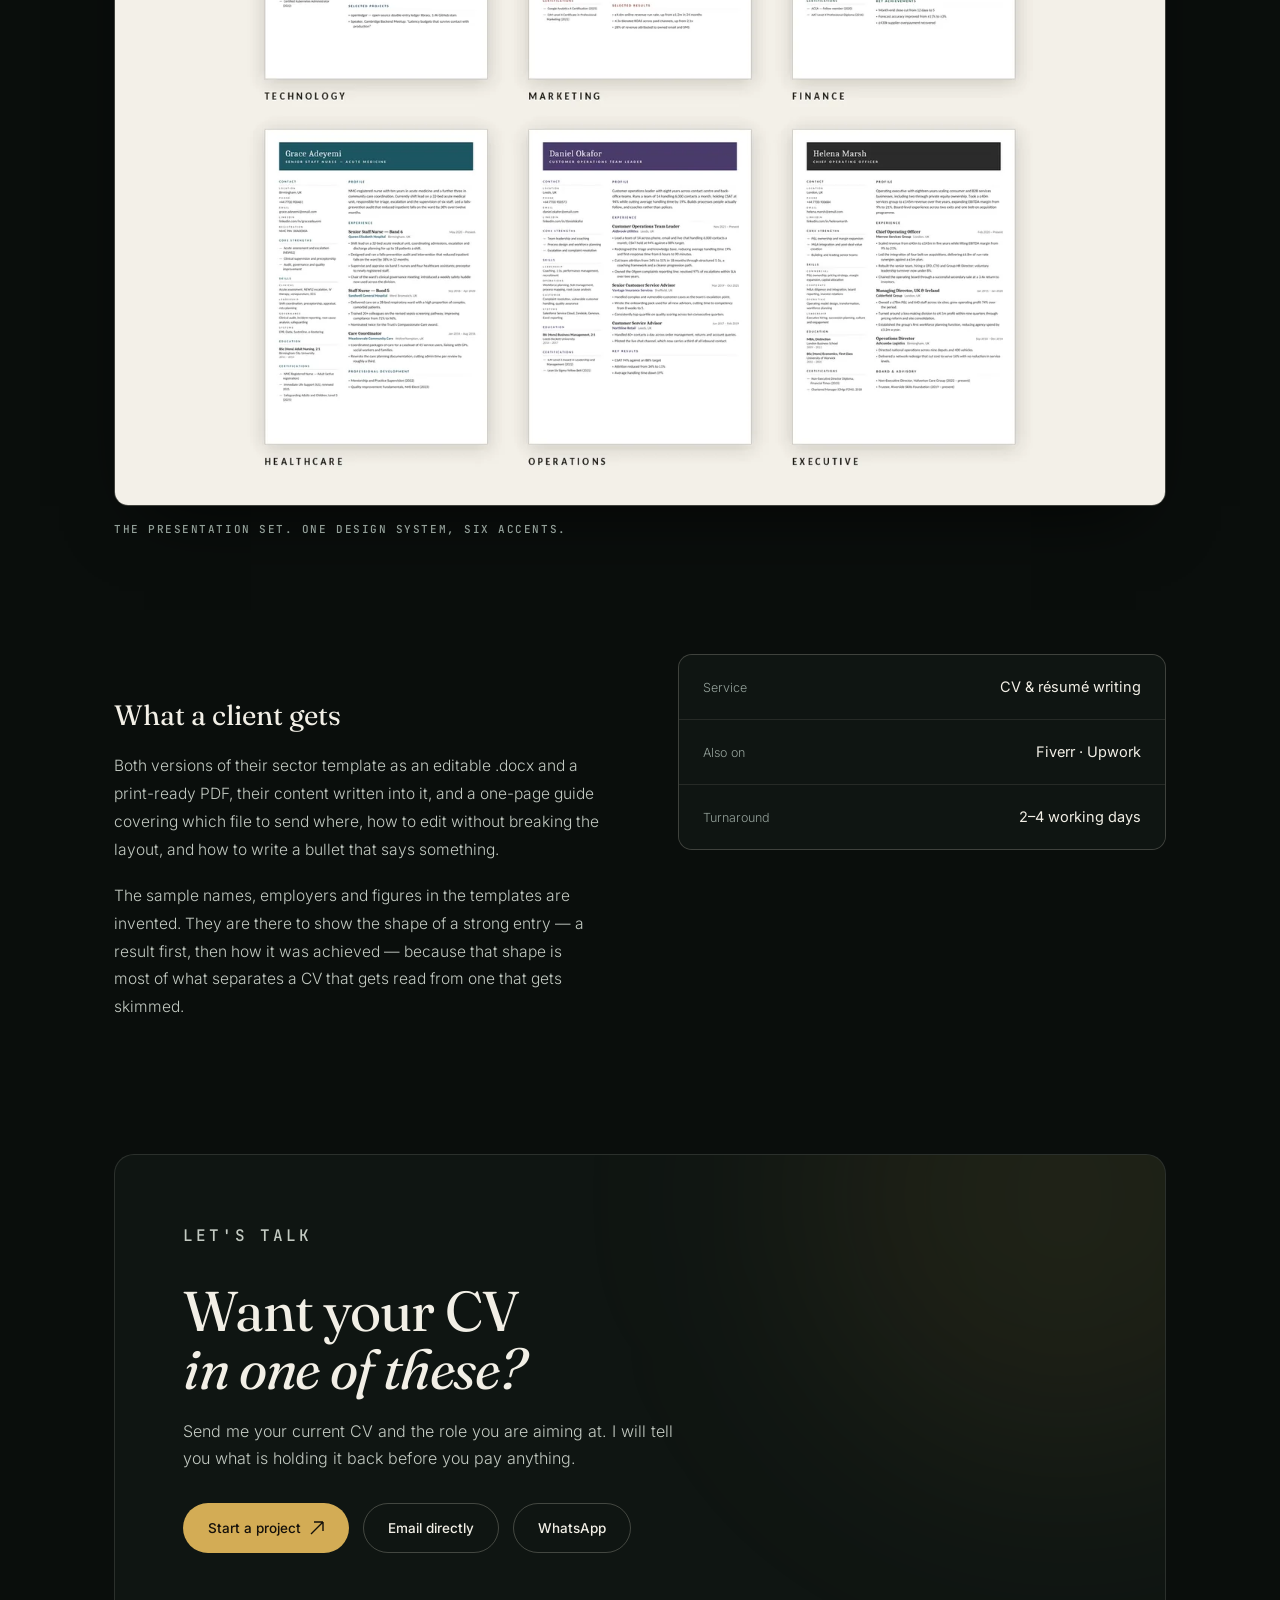
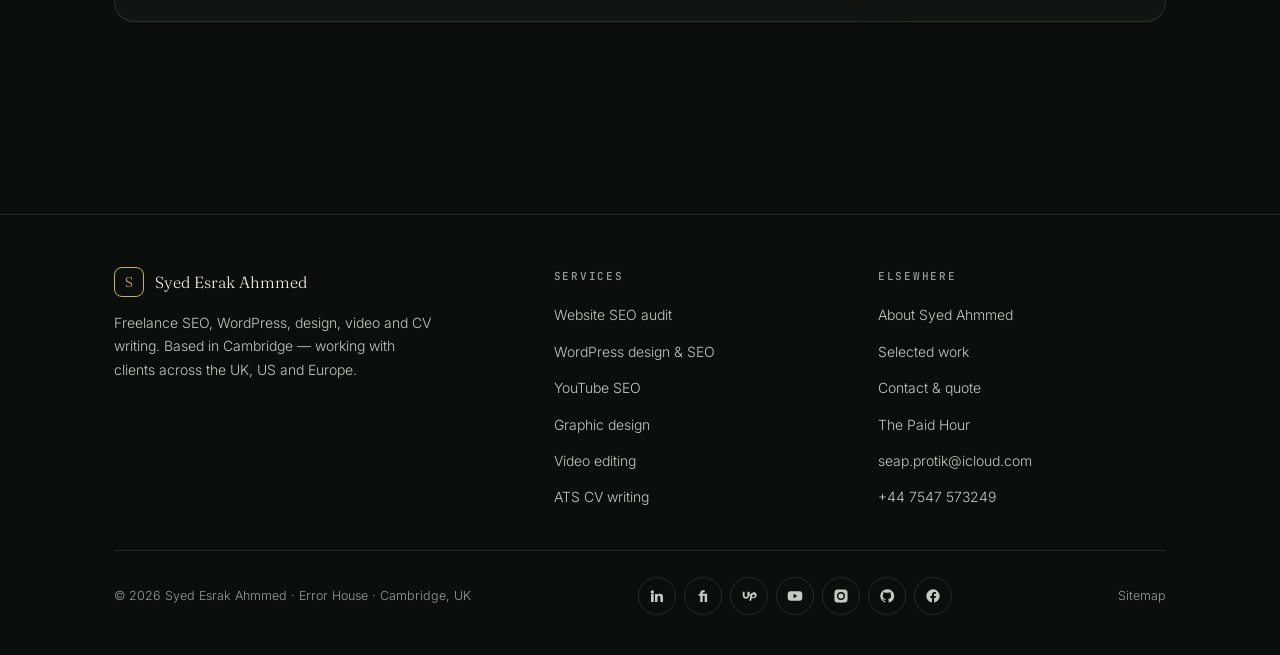
<file: work/cv-template-system/index.html>
<!DOCTYPE html>
<html lang="en-GB" class="no-js">
<head>
<script>document.documentElement.classList.remove('no-js')</script>
<meta charset="utf-8">
<meta name="viewport" content="width=device-width, initial-scale=1">
<title>CV Template System | ATS-Safe &amp; Designed CV Templates</title>
<meta name="description" content="A twelve-template CV system across six sectors - an ATS-safe version that parses cleanly and a design-led version for human readers. Built as editable Word documents.">
<link rel="canonical" href="https://syed-esrak-ahmmed.github.io/work/cv-template-system/">
<meta name="author" content="Syed Esrak Ahmmed">
<meta name="theme-color" content="#0A0E0C">
<meta property="og:type" content="website">
<meta property="og:site_name" content="Syed Esrak Ahmmed">
<meta property="og:locale" content="en_GB">
<meta property="og:title" content="CV Template System | ATS-Safe &amp; Designed CV Templates">
<meta property="og:description" content="A twelve-template CV system across six sectors - an ATS-safe version that parses cleanly and a design-led version for human readers. Built as editable Word documents.">
<meta property="og:url" content="https://syed-esrak-ahmmed.github.io/work/cv-template-system/">
<meta property="og:image" content="https://syed-esrak-ahmmed.github.io/og.png">
<meta property="og:image:width" content="1200">
<meta property="og:image:height" content="630">
<meta property="og:image:alt" content="Syed Esrak Ahmmed — SEO and CV writing, Cambridge UK">
<meta name="twitter:card" content="summary_large_image">
<meta name="twitter:title" content="CV Template System | ATS-Safe &amp; Designed CV Templates">
<meta name="twitter:description" content="A twelve-template CV system across six sectors - an ATS-safe version that parses cleanly and a design-led version for human readers. Built as editable Word documents.">
<meta name="twitter:image" content="https://syed-esrak-ahmmed.github.io/og.png">
<link rel="preload" href="/fonts/fraunces.woff2" as="font" type="font/woff2" crossorigin>
<link rel="preload" href="/fonts/inter.woff2" as="font" type="font/woff2" crossorigin>
<link rel="stylesheet" href="/style.css">
<link rel="icon" href="/favicon.svg" type="image/svg+xml">
<link rel="apple-touch-icon" href="/icon-180.png">
<link rel="manifest" href="/site.webmanifest">
<script type="application/ld+json">{"@context":"https://schema.org","@graph":[{"@type":"WebSite","@id":"https://syed-esrak-ahmmed.github.io/#website","url":"https://syed-esrak-ahmmed.github.io/","name":"Syed Esrak Ahmmed — SEO, WordPress, Design & Video","inLanguage":"en-GB","publisher":{"@id":"https://syed-esrak-ahmmed.github.io/#person"}},{"@type":"Person","@id":"https://syed-esrak-ahmmed.github.io/#person","name":"Syed Esrak Ahmmed","alternateName":["Syed Ahmmed","Syed Ahmed","Syed Esrak","Syed Esrak Ahmed","Esrak Ahmmed","Syed Esrak A.","Seap","Esrak Official"],"givenName":"Syed","additionalName":"Esrak","familyName":"Ahmmed","description":"Syed Esrak Ahmmed — also written Syed Ahmmed — is a freelance SEO specialist, WordPress developer and graphic designer based in Cambridge, United Kingdom, and the founder of the studio Error House.","url":"https://syed-esrak-ahmmed.github.io/","mainEntityOfPage":{"@id":"https://syed-esrak-ahmmed.github.io/about/#profilepage"},"email":"mailto:seap.protik@icloud.com","telephone":"+44 7547 573249","image":{"@type":"ImageObject","@id":"https://syed-esrak-ahmmed.github.io/#logo","url":"https://syed-esrak-ahmmed.github.io/og.png","width":1200,"height":630,"caption":"Syed Esrak Ahmmed"},"jobTitle":["SEO Specialist","WordPress Developer","Web Designer","Graphic Designer"],"hasOccupation":{"@type":"Occupation","name":"Search Engine Optimisation Specialist","occupationLocation":{"@type":"City","name":"Cambridge"}},"alumniOf":{"@type":"CollegeOrUniversity","name":"Premier University of Technology"},"knowsLanguage":["en","bn","hi","ur"],"knowsAbout":["Search engine optimisation","Technical SEO","Keyword research","WordPress development","WooCommerce","YouTube SEO","Web design","Graphic design","Video editing","ATS resume writing"],"worksFor":{"@id":"https://syed-esrak-ahmmed.github.io/#business"},"homeLocation":{"@type":"Place","name":"Cambridge, United Kingdom"},"address":{"@type":"PostalAddress","addressLocality":"Cambridge","addressRegion":"Cambridgeshire","addressCountry":"GB"},"sameAs":["https://www.linkedin.com/in/syed-esrak-ahmmed-4987351a3/","https://github.com/Syed-Esrak-Ahmmed","https://www.fiverr.com/seap18","https://www.upwork.com/freelancers/~01e2ff8b6c2173f4e5","https://www.freelancer.com/u/seapprotik18","https://www.instagram.com/syed_esrak_ahmmed/","https://www.facebook.com/official.seap","https://www.youtube.com/@seapvlogs","https://linktr.ee/esrak_official","https://thepaidhour.com"]},{"@type":"ProfessionalService","@id":"https://syed-esrak-ahmmed.github.io/#business","name":"Error House — SEO, WordPress, Design & Video by Syed Esrak Ahmmed","url":"https://syed-esrak-ahmmed.github.io/","image":"https://syed-esrak-ahmmed.github.io/og.png","priceRange":"$$","email":"mailto:seap.protik@icloud.com","telephone":"+44 7547 573249","founder":{"@id":"https://syed-esrak-ahmmed.github.io/#person"},"foundingDate":"2022-11","address":{"@type":"PostalAddress","addressLocality":"Cambridge","addressRegion":"Cambridgeshire","addressCountry":"GB"},"areaServed":[{"@type":"Country","name":"United Kingdom"},{"@type":"Country","name":"United States"},{"@type":"Place","name":"Worldwide — remote"}],"knowsAbout":["Search engine optimisation","On-page SEO","Technical SEO audit","Keyword research","YouTube SEO","ATS resume writing","WordPress","WordPress SEO","Graphic design","Logo design","Video editing","Thumbnail design"],"hasOfferCatalog":{"@type":"OfferCatalog","name":"Services","itemListElement":[{"@type":"Offer","itemOffered":{"@type":"Service","name":"Website SEO audit and on-page fixes"}},{"@type":"Offer","itemOffered":{"@type":"Service","name":"YouTube SEO and channel optimisation"}},{"@type":"Offer","itemOffered":{"@type":"Service","name":"ATS CV and cover letter writing"}},{"@type":"Offer","itemOffered":{"@type":"Service","name":"WordPress website design and SEO"}},{"@type":"Offer","itemOffered":{"@type":"Service","name":"Graphic design and brand identity"}},{"@type":"Offer","itemOffered":{"@type":"Service","name":"Video editing for YouTube and ads"}}]}},{"@type":"BreadcrumbList","itemListElement":[{"@type":"ListItem","position":1,"name":"Home","item":"https://syed-esrak-ahmmed.github.io/"},{"@type":"ListItem","position":2,"name":"Work","item":"https://syed-esrak-ahmmed.github.io/work/"},{"@type":"ListItem","position":3,"name":"CV Template System","item":"https://syed-esrak-ahmmed.github.io/work/cv-template-system/"}]},{"@type":"CreativeWork","name":"CV Template System","url":"https://syed-esrak-ahmmed.github.io/work/cv-template-system/","creator":{"@id":"https://syed-esrak-ahmmed.github.io/#person"},"about":"ATS-safe and design-led CV and resume templates","image":"https://syed-esrak-ahmmed.github.io/img/cv-templates-hero.webp","inLanguage":"en-GB"}]}</script>
</head>
<body>
<a class="skip" href="#main">Skip to content</a>
<header id="hdr">
<div class="wrap nav">
<a class="brand" href="/" aria-label="Syed Esrak Ahmmed — home"><span class="mark" aria-hidden="true">S</span> Syed Esrak Ahmmed</a>
<nav class="links" id="menu" aria-label="Main"><a href="/services/">Services</a><a href="/work/">Work</a><a href="/about/">About</a><a class="btn btn-gold" href="/contact/">Start a project</a></nav>
<button class="burger" id="burger" aria-label="Open menu" aria-expanded="false" aria-controls="menu"><span></span><span></span><span></span></button>
</div></header>
<main id="main">
<nav class="wrap crumbs" aria-label="Breadcrumb"><ol><li><a href="/">Home</a></li><li><a href="/work/">Work</a></li><li aria-current="page">CV Template System</li></ol></nav>
<section class="hero short"><div class="glow g1"></div><div class="wrap">
<p class="eyebrow mono rv"><span class="dot" aria-hidden="true"></span> Case study &middot; Design and CV writing</p>
<h1 class="display rv">A CV template system<br><em>built to pass twice.</em></h1>
<p class="lede rv">Twelve templates across six sectors, in two versions each &mdash; one engineered to survive an applicant tracking system, one designed for the person who reads it afterwards. This is the system behind every CV I write.</p>
</div></section>

<section class="sec tight"><div class="wrap">
<figure class="shot rv"><img src="/img/cv-templates-hero.webp" width="1280" height="769" alt="CV and resume template system by Error House - six sectors, two versions of each" decoding="async">
<figcaption>Six sectors. Two versions of each &mdash; one ATS-safe, one built to be looked at.</figcaption></figure>
</div></section>

<section class="sec tight"><div class="wrap"><div class="about">
<div class="prose rv">
<h3>The problem with a good-looking CV</h3>
<p>Most CV templates you can buy are two-column, icon-heavy and full of skill bars. They look expensive. Then they go through an applicant tracking system, the parser reads the page in the wrong order, half the work history lands in the wrong field, and a qualified person gets filtered out before anyone human is involved.</p>
<p>The usual answer is to strip everything back until the document is dull. That is not a fix either &mdash; a recruiter still has to want to read it, and a dull CV in a stack of forty is its own kind of filter.</p>
<p>So I stopped treating it as one document. A CV has two jobs and they have different constraints, so I build two files.</p>
<h3>The ATS-safe version</h3>
<p>Single column, in strict reading order. No tables, no text boxes, no columns, no images or icons, and nothing in the header or footer &mdash; those are the five things that break parsers most often. Fonts are Calibri and Cambria, which are on every Word install, so the file renders identically on a machine I have never seen.</p>
<p>Section headings use the words the parsers look for &mdash; Professional Profile, Professional Experience, Skills, Education. Dates are plain text in one consistent format. Bullets are real list items, not typed characters. The letterspacing on the headings is deliberately restrained: push it further and the text extraction starts splitting words, which is exactly the kind of invisible failure that costs someone an interview.</p>
<p>I check the output rather than assume it: every file is converted to PDF and the text pulled back out to confirm the headings survive and the reading order is still top to bottom.</p>
</div>
<div class="rv"><div class="facts">
<div class="fact"><span>Templates</span><b>12 &mdash; six sectors, two versions each</b></div>
<div class="fact"><span>Sectors</span><b>Technology &middot; Marketing &middot; Finance<br>Healthcare &middot; Operations &middot; Executive</b></div>
<div class="fact"><span>Formats</span><b>Editable .docx and print-ready PDF</b></div>
<div class="fact"><span>Typefaces</span><b>Calibri and Cambria &mdash; no font downloads</b></div>
<div class="fact"><span>Page size</span><b>A4, one page where the history allows</b></div>
<div class="fact"><span>Tested</span><b>Text re-extracted from every PDF</b></div>
</div></div></div></div></section>

<section class="sec tight"><div class="wrap">
<figure class="shot rv"><img src="/img/cv-templates-grid-ats.webp" width="1400" height="1251" alt="Six ATS-safe CV templates - technology, marketing, finance, healthcare, operations and executive" loading="lazy" decoding="async">
<figcaption>The ATS-safe set. One column, no graphics, everything a parser needs in the order it reads.</figcaption></figure>
</div></section>

<section class="sec tight"><div class="wrap"><div class="prose rv" style="max-width:none">
<h3>The presentation version</h3>
<p>Same content, laid out for a person: an accent masthead, a sidebar carrying contact details, strengths, skills, education and certifications, and a wider column for the profile and the work history. Each sector gets its own accent colour, drawn from one palette so the six read as a family rather than six unrelated files.</p>
<p>This is the one you attach when you email a hiring manager directly, hand over in an interview, or put in a portfolio. It is explicitly not the one you upload to a job portal, and the pack says so in writing &mdash; a template that does not tell you when to use it is only half a template.</p>
<h3>Built in Word, on purpose</h3>
<p>These are not exported from a design tool. Every template is generated as a real Word document with real paragraph styles, tab stops and list formatting, which means a client can open it, type over the sample text, and have the layout hold. A beautiful PDF that nobody can edit is a dead end for the person who has to update it in six months.</p>
</div></div></section>

<section class="sec tight"><div class="wrap">
<figure class="shot rv"><img src="/img/cv-templates-grid-design.webp" width="1400" height="1251" alt="Six design-led CV templates with accent mastheads, one for each sector" loading="lazy" decoding="async">
<figcaption>The presentation set. One design system, six accents.</figcaption></figure>
</div></section>

<section class="sec tight"><div class="wrap"><div class="about">
<div class="prose rv">
<h3>What a client gets</h3>
<p>Both versions of their sector template as an editable .docx and a print-ready PDF, their content written into it, and a one-page guide covering which file to send where, how to edit without breaking the layout, and how to write a bullet that says something.</p>
<p>The sample names, employers and figures in the templates are invented. They are there to show the shape of a strong entry &mdash; a result first, then how it was achieved &mdash; because that shape is most of what separates a CV that gets read from one that gets skimmed.</p>
</div>
<div class="rv"><div class="facts">
<div class="fact"><span>Service</span><b><a href="/cv-writing/">CV &amp; r&eacute;sum&eacute; writing</a></b></div>
<div class="fact"><span>Also on</span><b><a href="https://www.fiverr.com/seap18" target="_blank" rel="noopener">Fiverr</a> &middot; <a href="https://www.upwork.com/freelancers/~01e2ff8b6c2173f4e5" target="_blank" rel="noopener">Upwork</a></b></div>
<div class="fact"><span>Turnaround</span><b>2&ndash;4 working days</b></div>
</div></div></div></div></section>
<section class="sec tight"><div class="wrap">
<div class="cta rv"><div class="glow"></div>
<p class="mono gold" style="position:relative">Let's talk</p>
<h2 class="display">Want your CV<br><em>in one of these?</em></h2>
<p>Send me your current CV and the role you are aiming at. I will tell you what is holding it back before you pay anything.</p>
<div class="cta-row">
<a class="btn btn-gold" href="/contact/">Start a project <svg width="14" height="14" viewBox="0 0 14 14" fill="none" aria-hidden="true"><path d="M1 13L13 1M13 1H4M13 1v9" stroke="currentColor" stroke-width="1.4"/></svg></a>
<a class="btn btn-ghost" href="mailto:seap.protik@icloud.com">Email directly</a>
<a class="btn btn-ghost" href="https://wa.me/447547573249" target="_blank" rel="noopener">WhatsApp</a>
</div></div></div></section>
</main>
<footer>
<div class="wrap">
<div class="fgrid">
  <div>
    <div class="brand" style="margin-bottom:14px"><span class="mark" aria-hidden="true">S</span> Syed Esrak Ahmmed</div>
    <p>Freelance SEO, WordPress, design, video and CV writing. Based in Cambridge — working with clients across the UK, US and Europe.</p>
  </div>
  <div>
    <h2>Services</h2>
    <ul>
      <li><a href="/seo-audit/">Website SEO audit</a></li>
      <li><a href="/wordpress-seo/">WordPress design &amp; SEO</a></li>
      <li><a href="/youtube-seo/">YouTube SEO</a></li>
      <li><a href="/graphic-design/">Graphic design</a></li>
      <li><a href="/video-editing/">Video editing</a></li>
      <li><a href="/cv-writing/">ATS CV writing</a></li>
    </ul>
  </div>
  <div>
    <h2>Elsewhere</h2>
    <ul>
      <li><a href="/about/">About Syed Ahmmed</a></li>
      <li><a href="/work/">Selected work</a></li>
      <li><a href="/contact/">Contact &amp; quote</a></li>
      <li><a href="https://thepaidhour.com" target="_blank" rel="noopener">The Paid Hour</a></li>
      <li><a href="mailto:seap.protik@icloud.com">seap.protik@icloud.com</a></li>
      <li><a href="tel:+447547573249">+44 7547 573249</a></li>
    </ul>
  </div>
</div>
<div class="foot">
  <small>© <span id="yr">2026</span> Syed Esrak Ahmmed · Error House · Cambridge, UK</small>
  <div class="social"><a href="https://www.linkedin.com/in/syed-esrak-ahmmed-4987351a3/" target="_blank" rel="noopener me" aria-label="LinkedIn"><svg width="16" height="16" viewBox="0 0 24 24" fill="currentColor" aria-hidden="true"><path d="M4.98 3.5a2.5 2.5 0 11-.02 5 2.5 2.5 0 01.02-5zM3 9h4v12H3zM9 9h3.8v1.7h.05c.53-1 1.83-2.05 3.77-2.05C20.5 8.65 21 11 21 14.2V21h-4v-6c0-1.43-.03-3.27-2-3.27-2 0-2.3 1.56-2.3 3.17V21H9z"/></svg></a><a href="https://www.fiverr.com/seap18" target="_blank" rel="noopener me" aria-label="Fiverr"><svg width="16" height="16" viewBox="0 0 24 24" fill="currentColor" aria-hidden="true"><path d="M14.5 8.5h-3V7.8c0-.9.6-1.3 1.5-1.3h1.5V3.5h-2.2c-2.9 0-4.5 1.6-4.5 4.3v.7H5.5v3h2.3V21h3.7v-9.5h3V21h3.7V8.5z"/></svg></a><a href="https://www.upwork.com/freelancers/~01e2ff8b6c2173f4e5" target="_blank" rel="noopener me" aria-label="Upwork"><svg width="16" height="16" viewBox="0 0 24 24" fill="currentColor" aria-hidden="true"><path d="M18.6 6.9c-2 0-3.5 1.3-4.1 3.4-1-1.5-1.7-3.2-2.1-4.5H9.6v5.4c0 1.3-.9 2.3-2.1 2.3s-2.1-1-2.1-2.3V5.8H2.6v5.4c0 2.9 2.1 5 4.9 5 2.7 0 4.8-2.1 4.8-5v-.9c.4.8.9 1.7 1.5 2.5l-1.3 6.4h2.8l.9-4.5c.8.5 1.7.8 2.7.8 2.6 0 4.7-2.2 4.7-4.9 0-2.6-2.1-4.7-4.7-4.7zm0 6.9c-.8 0-1.6-.3-2.2-.9l.2-.9c.2-1.3 1-2.3 2-2.3 1.2 0 2.1 1 2.1 2.1s-.9 2-2.1 2z"/></svg></a><a href="https://www.youtube.com/@seapvlogs" target="_blank" rel="noopener me" aria-label="YouTube"><svg width="16" height="16" viewBox="0 0 24 24" fill="currentColor" aria-hidden="true"><path d="M23 12s0-3.4-.4-5c-.3-.9-1-1.6-1.9-1.9C19 4.7 12 4.7 12 4.7s-7 0-8.7.4c-.9.3-1.6 1-1.9 1.9C1 8.6 1 12 1 12s0 3.4.4 5c.3.9 1 1.6 1.9 1.9 1.7.4 8.7.4 8.7.4s7 0 8.7-.4c.9-.3 1.6-1 1.9-1.9.4-1.6.4-5 .4-5zM9.8 15.3V8.7l5.7 3.3z"/></svg></a><a href="https://www.instagram.com/syed_esrak_ahmmed/" target="_blank" rel="noopener me" aria-label="Instagram"><svg width="16" height="16" viewBox="0 0 24 24" fill="currentColor" aria-hidden="true"><path d="M12 2.2c3.2 0 3.6 0 4.9.07 1.2.05 1.8.25 2.2.42.6.22 1 .48 1.4.9.42.42.68.82.9 1.4.17.42.37 1.03.42 2.2.07 1.3.07 1.7.07 4.9s0 3.6-.07 4.9c-.05 1.2-.25 1.8-.42 2.2a3.9 3.9 0 01-.9 1.4c-.42.42-.82.68-1.4.9-.42.17-1.03.37-2.2.42-1.3.07-1.7.07-4.9.07s-3.6 0-4.9-.07c-1.2-.05-1.8-.25-2.2-.42a3.9 3.9 0 01-1.4-.9 3.9 3.9 0 01-.9-1.4c-.17-.42-.37-1.03-.42-2.2C2.2 15.6 2.2 15.2 2.2 12s0-3.6.07-4.9c.05-1.2.25-1.8.42-2.2.22-.6.48-1 .9-1.4.42-.42.82-.68 1.4-.9.42-.17 1.03-.37 2.2-.42C8.4 2.2 8.8 2.2 12 2.2zm0 3.8a6 6 0 100 12 6 6 0 000-12zm0 9.9a3.9 3.9 0 110-7.8 3.9 3.9 0 010 7.8zm7.6-10.1a1.4 1.4 0 11-2.8 0 1.4 1.4 0 012.8 0z"/></svg></a><a href="https://github.com/Syed-Esrak-Ahmmed" target="_blank" rel="noopener me" aria-label="GitHub"><svg width="16" height="16" viewBox="0 0 24 24" fill="currentColor" aria-hidden="true"><path d="M12 2a10 10 0 00-3.2 19.5c.5.1.7-.2.7-.5v-1.7C6.7 19.8 6.1 18 6.1 18c-.4-1.1-1-1.4-1-1.4-.9-.6.1-.6.1-.6 1 .1 1.5 1 1.5 1 .9 1.5 2.3 1.1 2.8.8.1-.6.3-1.1.6-1.3-2.2-.3-4.5-1.1-4.5-4.9 0-1.1.4-2 1-2.7-.1-.2-.4-1.2.1-2.6 0 0 .8-.3 2.7 1a9.4 9.4 0 015 0c1.9-1.3 2.7-1 2.7-1 .5 1.4.2 2.4.1 2.6.6.7 1 1.6 1 2.7 0 3.8-2.3 4.6-4.5 4.9.3.3.7 1 .7 1.9v2.8c0 .3.2.6.7.5A10 10 0 0012 2z"/></svg></a><a href="https://www.facebook.com/official.seap" target="_blank" rel="noopener me" aria-label="Facebook"><svg width="16" height="16" viewBox="0 0 24 24" fill="currentColor" aria-hidden="true"><path d="M22 12a10 10 0 10-11.6 9.9v-7H7.9V12h2.5V9.8c0-2.5 1.5-3.9 3.8-3.9 1.1 0 2.2.2 2.2.2v2.5h-1.3c-1.2 0-1.6.8-1.6 1.6V12h2.8l-.4 2.9h-2.3v7A10 10 0 0022 12z"/></svg></a></div>
  <small><a href="/sitemap.xml">Sitemap</a></small>
</div>
</div></footer>
<script>
(function(){var h=document.getElementById('hdr'),s=function(){h.classList.toggle('solid',scrollY>24)};s();addEventListener('scroll',s,{passive:true});
var b=document.getElementById('burger'),m=document.getElementById('menu');
b.addEventListener('click',function(){var o=m.classList.toggle('open');b.setAttribute('aria-expanded',o);b.setAttribute('aria-label',o?'Close menu':'Open menu')});
m.addEventListener('click',function(e){if(e.target.closest('a'))m.classList.remove('open')});
var y=document.getElementById('yr');if(y)y.textContent=new Date().getFullYear();
if('IntersectionObserver' in window){var io=new IntersectionObserver(function(es){es.forEach(function(e){if(e.isIntersecting){e.target.classList.add('in');io.unobserve(e.target)}})},{threshold:.1,rootMargin:'0px 0px -6% 0px'});
var el=document.querySelectorAll('.rv');for(var i=0;i<el.length;i++){el[i].style.transitionDelay=(Math.min(i,6)*45)+'ms';io.observe(el[i])}}
else{var el2=document.querySelectorAll('.rv');for(var j=0;j<el2.length;j++)el2[j].classList.add('in')}
setTimeout(function(){var el3=document.querySelectorAll('.rv:not(.in)');for(var k=0;k<el3.length;k++)el3[k].classList.add('in')},1400);
})();
</script>
</body>
</html>
</file>
<file: style.css>
@font-face{font-family:'Fraunces';font-style:normal;font-weight:300 700;font-display:swap;src:url(/fonts/fraunces.woff2) format('woff2');unicode-range:U+0000-00FF,U+0131,U+0152-0153,U+02BB-02BC,U+02C6,U+02DA,U+02DC,U+2000-206F,U+2074,U+20AC,U+2122,U+2191,U+2193,U+2212,U+2215,U+FEFF,U+FFFD}
@font-face{font-family:'Fraunces';font-style:italic;font-weight:300 700;font-display:swap;src:url(/fonts/fraunces-italic.woff2) format('woff2');unicode-range:U+0000-00FF,U+0131,U+0152-0153,U+02BB-02BC,U+02C6,U+02DA,U+02DC,U+2000-206F,U+2074,U+20AC,U+2122,U+2191,U+2193,U+2212,U+2215,U+FEFF,U+FFFD}
@font-face{font-family:'InterVar';font-style:normal;font-weight:300 700;font-display:swap;src:url(/fonts/inter.woff2) format('woff2');unicode-range:U+0000-00FF,U+0131,U+0152-0153,U+02BB-02BC,U+02C6,U+02DA,U+02DC,U+2000-206F,U+2074,U+20AC,U+2122,U+2191,U+2193,U+2212,U+2215,U+FEFF,U+FFFD}
@font-face{font-family:'MonoVar';font-style:normal;font-weight:400 600;font-display:swap;src:url(/fonts/mono.woff2) format('woff2');unicode-range:U+0000-00FF,U+0131,U+0152-0153,U+02BB-02BC,U+02C6,U+02DA,U+02DC,U+2000-206F,U+2074,U+20AC,U+2122,U+2191,U+2193,U+2212,U+2215,U+FEFF,U+FFFD}

:root{
  --ink:#0A0E0C; --ink-2:#0F1512; --surface:#131A16;
  --line:rgba(233,228,214,.13); --line-strong:rgba(233,228,214,.24);
  --paper:#F2EFE6; --paper-dim:#C3CAC2; --muted:#93A099;
  --gold:#D3AC55; --gold-lift:#EBD08A; --green:#2E4A3B;
  --max:1180px; --pad:clamp(20px,5vw,64px); --r:14px;
  --ease:cubic-bezier(.22,.61,.36,1);
  --serif:Fraunces,Georgia,'Times New Roman',serif;
  --sans:InterVar,-apple-system,BlinkMacSystemFont,'Segoe UI',Roboto,sans-serif;
  --mono:MonoVar,ui-monospace,SFMono-Regular,Menlo,monospace;
}
*{box-sizing:border-box}
html{scroll-behavior:smooth;-webkit-text-size-adjust:100%}
body{margin:0;background:var(--ink);color:var(--paper);font-family:var(--sans);font-size:16px;line-height:1.65;font-weight:300;-webkit-font-smoothing:antialiased;overflow-x:hidden}
body::before{content:"";position:fixed;inset:0;pointer-events:none;z-index:99;opacity:.32;mix-blend-mode:overlay;background-image:url("data:image/svg+xml,%3Csvg xmlns='http://www.w3.org/2000/svg' width='140' height='140'%3E%3Cfilter id='n'%3E%3CfeTurbulence type='fractalNoise' baseFrequency='.82' numOctaves='3'/%3E%3C/filter%3E%3Crect width='140' height='140' filter='url(%23n)' opacity='.28'/%3E%3C/svg%3E")}
img{max-width:100%;height:auto;display:block}
a{color:inherit;text-decoration:none}
::selection{background:var(--gold);color:var(--ink)}
:focus-visible{outline:2px solid var(--gold);outline-offset:3px;border-radius:4px}
.skip{position:absolute;left:-9999px;top:0;z-index:200;background:var(--gold);color:#14100A;padding:12px 20px;border-radius:0 0 10px 0;font-weight:500}
.skip:focus{left:0}
.sr{position:absolute;width:1px;height:1px;padding:0;margin:-1px;overflow:hidden;clip:rect(0 0 0 0);white-space:nowrap;border:0}

.wrap{max-width:var(--max);margin:0 auto;padding:0 var(--pad)}
.mono{font-family:var(--mono);font-size:11px;letter-spacing:.18em;text-transform:uppercase;font-weight:500}
.display{font-family:var(--serif);font-weight:400;line-height:1.04;letter-spacing:-.02em}
.gold{color:var(--gold)}
.rule{height:1px;background:var(--line)}
p a:not(.btn){color:var(--gold);text-decoration:underline;text-underline-offset:3px;text-decoration-thickness:1px;text-decoration-color:rgba(211,172,85,.45)}
p a:not(.btn):hover{text-decoration-color:var(--gold)}

/* nav */
header{position:fixed;top:0;left:0;right:0;z-index:60;border-bottom:1px solid transparent;transition:background .4s var(--ease),border-color .4s}
header.solid{background:rgba(10,14,12,.82);backdrop-filter:blur(14px) saturate(1.4);-webkit-backdrop-filter:blur(14px) saturate(1.4);border-bottom-color:var(--line)}
.nav{display:flex;align-items:center;justify-content:space-between;height:72px;gap:16px}
.brand{flex:none;display:flex;align-items:center;gap:11px;font-family:var(--serif);font-size:16px}
.mark{width:30px;height:30px;border:1px solid var(--gold);border-radius:8px;display:grid;place-items:center;color:var(--gold);font-size:14px;flex:none}
.links{display:flex;gap:clamp(16px,2.1vw,30px);align-items:center;flex:none}
.links a:not(.btn){font-size:13.5px;color:var(--paper-dim);position:relative;padding:4px 0}
.links a:not(.btn)::after{content:"";position:absolute;left:0;bottom:0;height:1px;width:0;background:var(--gold);transition:width .35s var(--ease)}
.links a:not(.btn):hover,.links a[aria-current="page"]{color:var(--paper)}
.links a:not(.btn):hover::after,.links a[aria-current="page"]::after{width:100%}
.btn{flex:none;display:inline-flex;align-items:center;gap:9px;border-radius:100px;padding:13px 24px;font-size:13.5px;font-weight:500;transition:.35s var(--ease);border:1px solid transparent;white-space:nowrap;cursor:pointer;font-family:inherit}
.btn-gold{background:var(--gold);color:#14100A}
.btn-gold:hover{background:var(--gold-lift);transform:translateY(-2px)}
.btn-ghost{border-color:var(--line-strong);color:var(--paper)}
.btn-ghost:hover{border-color:var(--gold);color:var(--gold)}
.burger{display:none;background:none;border:0;color:var(--paper);padding:8px;cursor:pointer}
.burger span{display:block;width:22px;height:1.5px;background:var(--paper);margin:5px 0;transition:.3s}

/* hero */
.hero{position:relative;padding:168px 0 92px;overflow:hidden}
.hero.short{padding:150px 0 64px}
.glow{position:absolute;border-radius:50%;filter:blur(120px);pointer-events:none}
.g1{width:620px;height:620px;background:rgba(46,74,59,.55);top:-180px;right:-160px}
.g2{width:420px;height:420px;background:rgba(211,172,85,.11);bottom:-140px;left:-120px}
.hero-grid{position:relative;display:grid;grid-template-columns:1.35fr .85fr;gap:clamp(32px,6vw,72px);align-items:end}
.eyebrow{display:inline-flex;align-items:center;gap:10px;color:var(--paper-dim);margin:0 0 26px}
.dot{width:7px;height:7px;border-radius:50%;background:#6FDBA0;box-shadow:0 0 0 0 rgba(111,219,160,.6);animation:pulse 2.4s infinite;flex:none}
@keyframes pulse{70%{box-shadow:0 0 0 9px rgba(111,219,160,0)}100%{box-shadow:0 0 0 0 rgba(111,219,160,0)}}
h1{margin:0;font-size:clamp(36px,5.6vw,68px);max-width:20ch}
h1 em{font-style:italic;color:var(--gold)}
.lede{margin:28px 0 0;max-width:56ch;font-size:clamp(16px,1.5vw,18.5px);color:var(--paper-dim);line-height:1.75}
.hero-cta{display:flex;flex-wrap:wrap;gap:14px;margin-top:36px}
.hero-side{border-left:1px solid var(--line);padding-left:clamp(20px,3vw,34px)}
.hero-side p{margin:0 0 22px;font-size:14.5px;color:var(--paper-dim);line-height:1.7}
.side-list{list-style:none;margin:0;padding:0;display:grid;gap:12px}
.side-list li{display:flex;gap:12px;align-items:flex-start;font-size:14px;color:var(--paper-dim)}
.side-list svg{flex:none;margin-top:5px}

.crumbs{padding-top:104px}
.crumbs ol{list-style:none;display:flex;flex-wrap:wrap;gap:8px;margin:0;padding:0;font-size:12.5px;color:var(--muted)}
.crumbs a:hover{color:var(--gold)}
.crumbs li+li::before{content:"/";margin-right:8px;color:var(--line-strong)}

.stats{display:grid;grid-template-columns:repeat(4,1fr);gap:1px;background:var(--line);border-top:1px solid var(--line);border-bottom:1px solid var(--line);margin-top:84px}
.stat{background:var(--ink);padding:30px clamp(14px,2vw,26px)}
.stat b{display:block;font-family:var(--serif);font-size:clamp(28px,3.4vw,40px);font-weight:400;line-height:1}
.stat span{display:block;margin-top:10px;color:var(--muted);font-size:12.5px}

/* sections */
section{position:relative}
.sec{padding:clamp(72px,9vw,120px) 0}
.sec.tight{padding-top:0}
.sec-head{display:flex;align-items:flex-end;justify-content:space-between;gap:32px;margin-bottom:52px}
.sec-head h2{margin:14px 0 0;font-size:clamp(30px,4.4vw,52px)}
.sec-head p{margin:16px 0 0;max-width:46ch;color:var(--paper-dim);font-size:15.5px}

/* service cards */
.svc{display:grid;grid-template-columns:repeat(3,1fr);gap:1px;background:var(--line);border:1px solid var(--line);border-radius:var(--r);overflow:hidden}
.card{background:var(--ink-2);padding:clamp(26px,3vw,38px);display:flex;flex-direction:column;transition:background .45s var(--ease)}
.card:hover{background:var(--surface)}
.card .num{color:var(--gold);opacity:.8;margin:0}
.card h3{font-family:var(--serif);font-weight:400;font-size:24px;margin:20px 0 12px;letter-spacing:-.01em}
.card h3 a{display:block}
.card h3 a::after{content:"";position:absolute;inset:0}
.card{position:relative}
.card>p{margin:0;color:var(--paper-dim);font-size:14.5px;line-height:1.72}
.card ul{list-style:none;margin:22px 0 0;padding:0;display:grid;gap:9px}
.card li{font-size:13.5px;color:var(--muted);padding-left:18px;position:relative}
.card li::before{content:"";position:absolute;left:0;top:9px;width:6px;height:1px;background:var(--gold)}
.card .foot{margin-top:auto;padding-top:28px;display:flex;align-items:center;justify-content:space-between;gap:12px}
.price{font-family:var(--mono);font-size:12.5px;letter-spacing:.04em}
.price small{color:var(--muted);font-size:10.5px;display:block;letter-spacing:.14em;text-transform:uppercase;margin-bottom:4px}
.arrow{width:34px;height:34px;border:1px solid var(--line-strong);border-radius:50%;display:grid;place-items:center;color:var(--gold);transition:.35s var(--ease);flex:none}
.card:hover .arrow{background:var(--gold);color:var(--ink);border-color:var(--gold)}

.also{display:flex;flex-wrap:wrap;gap:10px;margin-top:30px}
.chip{border:1px solid var(--line);border-radius:100px;padding:9px 17px;font-size:13px;color:var(--paper-dim);transition:.3s}
.chip:hover{border-color:var(--gold);color:var(--gold)}

/* work list */
.work{display:grid;gap:1px;background:var(--line);border-top:1px solid var(--line);border-bottom:1px solid var(--line)}
.item{background:var(--ink);display:grid;grid-template-columns:.4fr 1.4fr .55fr auto;gap:clamp(16px,3vw,40px);align-items:center;padding:30px 4px;transition:padding .4s var(--ease),background .4s}
.item:hover{background:var(--ink-2);padding-left:18px;padding-right:18px}
.item h3{font-family:var(--serif);font-weight:400;font-size:clamp(20px,2.2vw,26px);margin:0 0 8px}
.item p{margin:0;color:var(--paper-dim);font-size:14.5px;max-width:58ch}
.item .yr{color:var(--muted)}
.item .tag{color:var(--gold);font-size:12.5px;font-family:var(--mono)}
.item .go{color:var(--muted);transition:.35s}
.item:hover .go{color:var(--gold);transform:translate(4px,-4px)}

/* process */
.proc{display:grid;grid-template-columns:repeat(4,1fr);gap:clamp(20px,3vw,36px)}
.step{border-top:1px solid var(--line-strong);padding-top:22px}
.step b{display:block;font-family:var(--mono);font-size:12px;color:var(--gold);letter-spacing:.16em;margin-bottom:14px}
.step h3{font-family:var(--serif);font-weight:400;font-size:20px;margin:0 0 10px}
.step p{margin:0;color:var(--paper-dim);font-size:14px;line-height:1.7}

/* prose / two-col */
.about{display:grid;grid-template-columns:1fr 1fr;gap:clamp(36px,6vw,80px);align-items:start}
.about h2{font-size:clamp(28px,4.2vw,46px);margin:14px 0 26px}
.prose p{color:var(--paper-dim);font-size:15.5px;line-height:1.8;margin:0 0 18px;max-width:62ch}
.prose p strong{color:var(--paper);font-weight:500}
.prose h3{font-family:var(--serif);font-weight:400;font-size:clamp(21px,2.4vw,28px);margin:38px 0 14px}
.prose ul{margin:0 0 22px;padding:0;list-style:none;display:grid;gap:11px;max-width:62ch}
.prose ul li{position:relative;padding-left:24px;color:var(--paper-dim);font-size:15px}
.prose ul li::before{content:"";position:absolute;left:2px;top:11px;width:8px;height:1px;background:var(--gold)}
.facts{display:grid;gap:1px;background:var(--line);border:1px solid var(--line);border-radius:var(--r);overflow:hidden}
.fact{background:var(--ink-2);padding:20px 24px;display:flex;justify-content:space-between;gap:20px;align-items:baseline}
.fact span{color:var(--muted);font-size:12.5px;flex:none}
.fact b{font-weight:400;font-size:14.5px;text-align:right}
.quote{border-left:2px solid var(--gold);padding:8px 0 8px 28px;margin:34px 0 0}
.quote p{font-family:var(--serif);font-size:clamp(20px,2.5vw,29px);line-height:1.42;font-weight:300;margin:0;letter-spacing:-.01em}

/* pricing */
.tiers{display:grid;grid-template-columns:repeat(3,1fr);gap:1px;background:var(--line);border:1px solid var(--line);border-radius:var(--r);overflow:hidden}
.tier{background:var(--ink-2);padding:clamp(26px,3vw,36px);display:flex;flex-direction:column}
.tier.best{background:var(--surface);position:relative}
.tier.best::before{content:"Most popular";position:absolute;top:18px;right:20px;font-family:var(--mono);font-size:10px;letter-spacing:.14em;text-transform:uppercase;color:var(--gold)}
.tier h3{font-family:var(--serif);font-weight:400;font-size:21px;margin:0 0 6px}
.tier .amt{font-family:var(--serif);font-size:40px;line-height:1;margin:14px 0 4px}
.tier .dl{color:var(--muted);font-size:12.5px;margin:0 0 20px}
.tier ul{list-style:none;margin:0 0 26px;padding:0;display:grid;gap:10px}
.tier li{font-size:14px;color:var(--paper-dim);padding-left:22px;position:relative}
.tier li::before{content:"";position:absolute;left:0;top:9px;width:9px;height:1px;background:var(--gold)}
.tier li.no{color:var(--muted);opacity:.6;text-decoration:line-through;text-decoration-color:rgba(147,160,153,.5)}
.tier li.no::before{background:var(--muted)}
.tier .btn{margin-top:auto;justify-content:center}

/* faq */
.faq{border-top:1px solid var(--line)}
details{border-bottom:1px solid var(--line)}
summary{list-style:none;cursor:pointer;padding:24px 44px 24px 0;position:relative;font-size:clamp(16px,1.7vw,19px);font-family:var(--serif);font-weight:400;transition:color .3s}
summary::-webkit-details-marker{display:none}
summary:hover{color:var(--gold)}
summary::after{content:"";position:absolute;right:8px;top:50%;width:11px;height:11px;margin-top:-6px;background:linear-gradient(var(--gold),var(--gold)) center/11px 1px no-repeat,linear-gradient(var(--gold),var(--gold)) center/1px 11px no-repeat;transition:transform .3s var(--ease)}
details[open] summary::after{background:linear-gradient(var(--gold),var(--gold)) center/11px 1px no-repeat}
details .ans{margin:0 0 24px;color:var(--paper-dim);font-size:14.5px;max-width:72ch;line-height:1.78}

/* cta + contact */
.cta{background:var(--ink-2);border:1px solid var(--line);border-radius:20px;padding:clamp(34px,5.5vw,68px);position:relative;overflow:hidden}
.cta .glow{width:520px;height:520px;background:rgba(211,172,85,.09);top:-220px;right:-160px}
.cta h2{position:relative;font-size:clamp(29px,4.8vw,56px);margin:16px 0 20px}
.cta>p{position:relative;color:var(--paper-dim);max-width:52ch;margin:0 0 32px;font-size:16px}
.cta-row{position:relative;display:flex;flex-wrap:wrap;gap:14px;align-items:center}
.contact-grid{display:grid;grid-template-columns:repeat(3,1fr);gap:1px;background:var(--line);margin-top:40px;border:1px solid var(--line);border-radius:var(--r);overflow:hidden}
.cbox{background:var(--ink);padding:24px}
.cbox span{display:block;color:var(--muted);font-size:11px;letter-spacing:.16em;text-transform:uppercase;font-family:var(--mono);margin-bottom:10px}
.cbox a,.cbox b{font-weight:400;font-size:15px}
.cbox a:hover{color:var(--gold)}

/* form */
form.enq{display:grid;gap:18px;max-width:620px}
.row{display:grid;grid-template-columns:1fr 1fr;gap:18px}
.field label{display:block;font-family:var(--mono);font-size:11px;letter-spacing:.14em;text-transform:uppercase;color:var(--muted);margin-bottom:9px}
.field input,.field select,.field textarea{width:100%;background:var(--ink-2);border:1px solid var(--line);border-radius:10px;padding:13px 15px;color:var(--paper);font-family:inherit;font-size:15px;font-weight:300;transition:border-color .3s}
.field textarea{min-height:140px;resize:vertical}
.field input:focus,.field select:focus,.field textarea:focus{border-color:var(--gold);outline:none}
.field input::placeholder,.field textarea::placeholder{color:var(--muted);opacity:.7}
.hp{position:absolute;left:-9999px}
.formnote{color:var(--muted);font-size:13px;margin:0}

footer{border-top:1px solid var(--line);padding:52px 0 40px;margin-top:clamp(48px,6vw,80px)}
.fgrid{display:grid;grid-template-columns:1.4fr 1fr 1fr;gap:36px;margin-bottom:40px}
.fgrid h2{font-family:var(--mono);font-size:11px;letter-spacing:.16em;text-transform:uppercase;color:var(--muted);margin:0 0 16px;font-weight:500}
.fgrid ul{list-style:none;margin:0;padding:0;display:grid;gap:10px}
.fgrid li a{font-size:14px;color:var(--paper-dim)}
.fgrid li a:hover{color:var(--gold)}
.fgrid p{margin:0;color:var(--paper-dim);font-size:14px;max-width:36ch}
.foot{display:flex;flex-wrap:wrap;gap:20px;align-items:center;justify-content:space-between;border-top:1px solid var(--line);padding-top:26px}
.social{display:flex;gap:8px;flex-wrap:wrap}
.social a{width:38px;height:38px;border:1px solid var(--line);border-radius:50%;display:grid;place-items:center;color:var(--paper-dim);transition:.3s var(--ease)}
.social a:hover{border-color:var(--gold);color:var(--gold);transform:translateY(-3px)}
.foot small{color:var(--muted);font-size:12.5px}

.rv{opacity:0;transform:translateY(22px);transition:opacity .7s var(--ease),transform .7s var(--ease)}
.rv.in,.no-js .rv{opacity:1;transform:none}

@media (max-width:960px){
  .hero-grid{grid-template-columns:1fr}
  .hero-side{border-left:0;border-top:1px solid var(--line);padding:28px 0 0}
  .svc,.proc,.about,.contact-grid,.tiers,.fgrid,.row{grid-template-columns:1fr}
  .stats{grid-template-columns:1fr 1fr}
  .item{grid-template-columns:1fr;gap:10px;padding:26px 4px}
  .item .go{display:none}
  .sec-head{flex-direction:column;align-items:flex-start;gap:6px;margin-bottom:38px}
  .sec-head p{max-width:none}
  .eyebrow{align-items:flex-start;font-size:10px;letter-spacing:.14em}
  .eyebrow .dot{margin-top:4px}
  .about h2 br,.cta h2 br{display:none}
  h1{max-width:none}
  .links{position:fixed;inset:72px 0 auto;background:rgba(10,14,12,.98);backdrop-filter:blur(16px);flex-direction:column;align-items:flex-start;gap:0;padding:12px var(--pad) 26px;border-bottom:1px solid var(--line);display:none;max-height:calc(100vh - 72px);overflow-y:auto}
  .links.open{display:flex}
  .links a:not(.btn){width:100%;padding:15px 0;border-bottom:1px solid var(--line);font-size:16px}
  .links .btn{margin-top:18px}
  .burger{display:block}
}
@media (prefers-reduced-motion:reduce){*{animation-duration:.001ms!important;transition-duration:.001ms!important}html{scroll-behavior:auto}.rv{opacity:1;transform:none}}

/* case-study figures */
.shot{margin:0}
.shot img{width:100%;height:auto;border-radius:var(--r);border:1px solid var(--line-strong);box-shadow:0 30px 70px -30px rgba(0,0,0,.75)}
.shot figcaption{margin-top:14px;font-family:var(--mono);font-size:11px;letter-spacing:.14em;text-transform:uppercase;color:var(--muted);line-height:1.7}
@media (max-width:640px){.shot figcaption{letter-spacing:.1em}}
</file>
